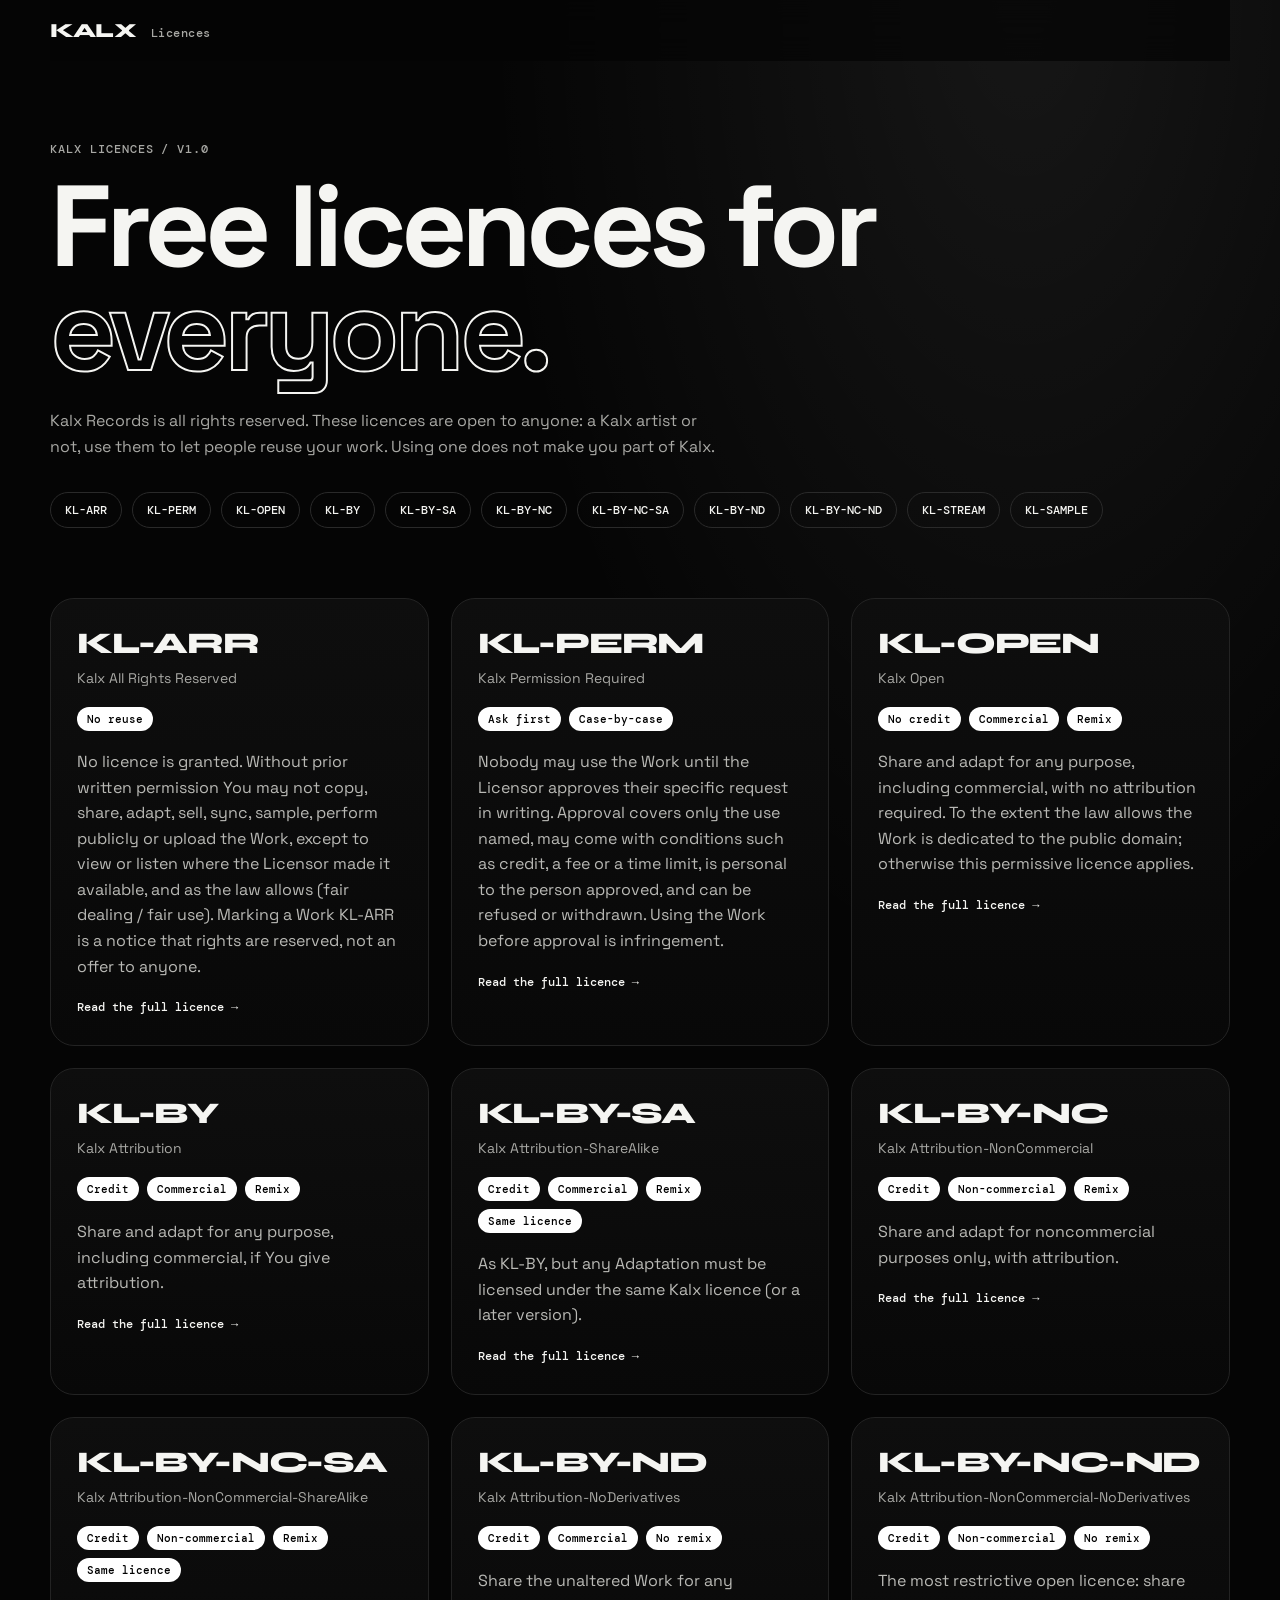
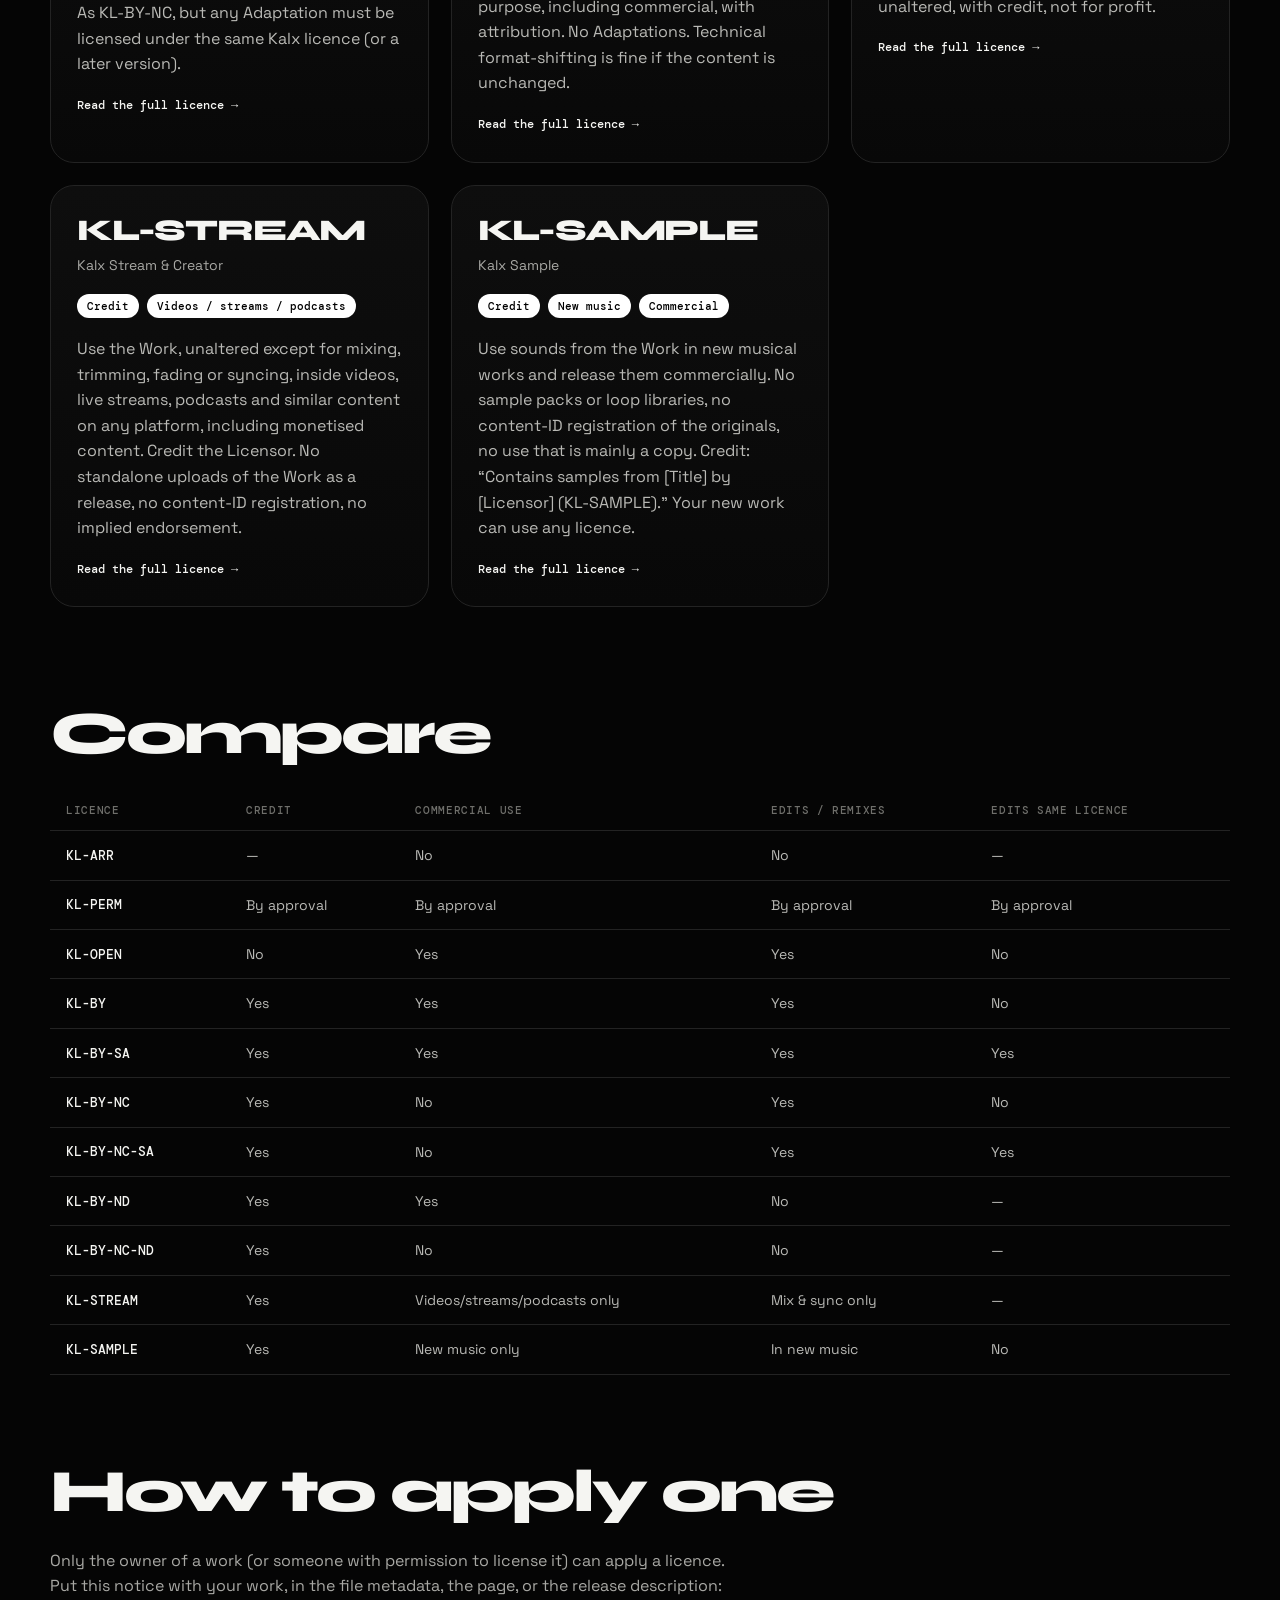
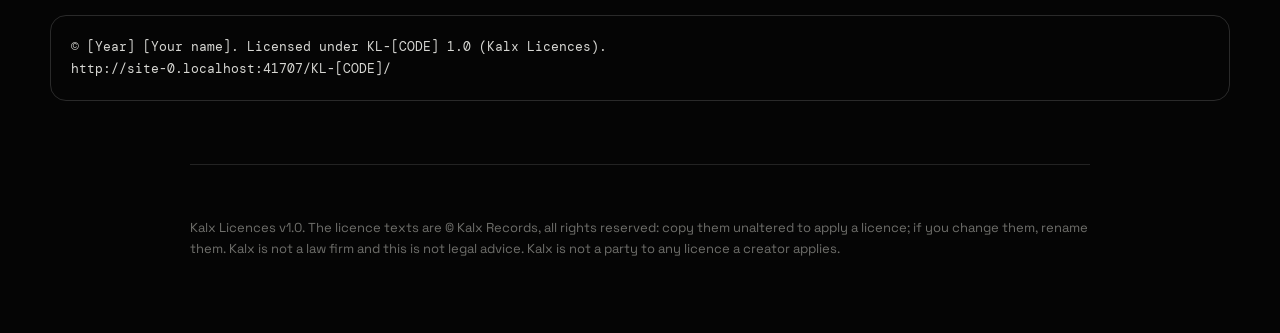
<file: index.html>
<!doctype html><html lang="en"><head><meta charset="utf-8"><meta name="viewport" content="width=device-width,initial-scale=1"><title>Kalx Licences — free licences anyone can use</title><meta name="description" content="Kalx Licences v1.0: eleven free-to-use licences for music, art and more. Anyone can apply them to their own work."><meta name="theme-color" content="#050505"><link rel="icon" href="data:image/svg+xml,%3Csvg xmlns='http://www.w3.org/2000/svg' viewBox='0 0 32 32'%3E%3Crect width='32' height='32' rx='7' fill='%23050505'/%3E%3Ctext x='16' y='23' font-size='20' font-family='sans-serif' font-weight='800' text-anchor='middle' fill='%23fff'%3EK%3C/text%3E%3C/svg%3E"><link rel="preconnect" href="https://fonts.googleapis.com"><link rel="preconnect" href="https://fonts.gstatic.com" crossorigin><link href="https://fonts.googleapis.com/css2?family=DM+Mono:wght@400;500&family=Space+Grotesk:wght@400;500;700&family=Syne:wght@700;800&display=swap" rel="stylesheet"><link rel="stylesheet" href="style.css"></head><body><header class="nav wrap"><a class="wordmark" href="">KALX <em>Licences</em></a></header><section class="hero wrap"><p class="eyebrow">Kalx Licences / v1.0</p><h1>Free licences for <em>everyone.</em></h1><p class="lede">Kalx Records is all rights reserved. These licences are open to anyone: a Kalx artist or not, use them to let people reuse your work. Using one does not make you part of Kalx.</p><nav class="chips" aria-label="Licences"><a href="KL-ARR/">KL-ARR</a><a href="KL-PERM/">KL-PERM</a><a href="KL-OPEN/">KL-OPEN</a><a href="KL-BY/">KL-BY</a><a href="KL-BY-SA/">KL-BY-SA</a><a href="KL-BY-NC/">KL-BY-NC</a><a href="KL-BY-NC-SA/">KL-BY-NC-SA</a><a href="KL-BY-ND/">KL-BY-ND</a><a href="KL-BY-NC-ND/">KL-BY-NC-ND</a><a href="KL-STREAM/">KL-STREAM</a><a href="KL-SAMPLE/">KL-SAMPLE</a></nav></section><section class="wrap grid"><a class="card" href="KL-ARR/"><h2>KL-ARR</h2><span class="sub">Kalx All Rights Reserved</span><div class="tags"><span>No reuse</span></div><p>No licence is granted. Without prior written permission You may not copy, share, adapt, sell, sync, sample, perform publicly or upload the Work, except to view or listen where the Licensor made it available, and as the law allows (fair dealing / fair use). Marking a Work KL-ARR is a notice that rights are reserved, not an offer to anyone.</p><span class="open">Read the full licence →</span></a><a class="card" href="KL-PERM/"><h2>KL-PERM</h2><span class="sub">Kalx Permission Required</span><div class="tags"><span>Ask first</span><span>Case-by-case</span></div><p>Nobody may use the Work until the Licensor approves their specific request in writing. Approval covers only the use named, may come with conditions such as credit, a fee or a time limit, is personal to the person approved, and can be refused or withdrawn. Using the Work before approval is infringement.</p><span class="open">Read the full licence →</span></a><a class="card" href="KL-OPEN/"><h2>KL-OPEN</h2><span class="sub">Kalx Open</span><div class="tags"><span>No credit</span><span>Commercial</span><span>Remix</span></div><p>Share and adapt for any purpose, including commercial, with no attribution required. To the extent the law allows the Work is dedicated to the public domain; otherwise this permissive licence applies.</p><span class="open">Read the full licence →</span></a><a class="card" href="KL-BY/"><h2>KL-BY</h2><span class="sub">Kalx Attribution</span><div class="tags"><span>Credit</span><span>Commercial</span><span>Remix</span></div><p>Share and adapt for any purpose, including commercial, if You give attribution.</p><span class="open">Read the full licence →</span></a><a class="card" href="KL-BY-SA/"><h2>KL-BY-SA</h2><span class="sub">Kalx Attribution-ShareAlike</span><div class="tags"><span>Credit</span><span>Commercial</span><span>Remix</span><span>Same licence</span></div><p>As KL-BY, but any Adaptation must be licensed under the same Kalx licence (or a later version).</p><span class="open">Read the full licence →</span></a><a class="card" href="KL-BY-NC/"><h2>KL-BY-NC</h2><span class="sub">Kalx Attribution-NonCommercial</span><div class="tags"><span>Credit</span><span>Non-commercial</span><span>Remix</span></div><p>Share and adapt for noncommercial purposes only, with attribution.</p><span class="open">Read the full licence →</span></a><a class="card" href="KL-BY-NC-SA/"><h2>KL-BY-NC-SA</h2><span class="sub">Kalx Attribution-NonCommercial-ShareAlike</span><div class="tags"><span>Credit</span><span>Non-commercial</span><span>Remix</span><span>Same licence</span></div><p>As KL-BY-NC, but any Adaptation must be licensed under the same Kalx licence (or a later version).</p><span class="open">Read the full licence →</span></a><a class="card" href="KL-BY-ND/"><h2>KL-BY-ND</h2><span class="sub">Kalx Attribution-NoDerivatives</span><div class="tags"><span>Credit</span><span>Commercial</span><span>No remix</span></div><p>Share the unaltered Work for any purpose, including commercial, with attribution. No Adaptations. Technical format-shifting is fine if the content is unchanged.</p><span class="open">Read the full licence →</span></a><a class="card" href="KL-BY-NC-ND/"><h2>KL-BY-NC-ND</h2><span class="sub">Kalx Attribution-NonCommercial-NoDerivatives</span><div class="tags"><span>Credit</span><span>Non-commercial</span><span>No remix</span></div><p>The most restrictive open licence: share unaltered, with credit, not for profit.</p><span class="open">Read the full licence →</span></a><a class="card" href="KL-STREAM/"><h2>KL-STREAM</h2><span class="sub">Kalx Stream &amp; Creator</span><div class="tags"><span>Credit</span><span>Videos / streams / podcasts</span></div><p>Use the Work, unaltered except for mixing, trimming, fading or syncing, inside videos, live streams, podcasts and similar content on any platform, including monetised content. Credit the Licensor. No standalone uploads of the Work as a release, no content-ID registration, no implied endorsement.</p><span class="open">Read the full licence →</span></a><a class="card" href="KL-SAMPLE/"><h2>KL-SAMPLE</h2><span class="sub">Kalx Sample</span><div class="tags"><span>Credit</span><span>New music</span><span>Commercial</span></div><p>Use sounds from the Work in new musical works and release them commercially. No sample packs or loop libraries, no content-ID registration of the originals, no use that is mainly a copy. Credit: “Contains samples from [Title] by [Licensor] (KL-SAMPLE).” Your new work can use any licence.</p><span class="open">Read the full licence →</span></a></section><section class="wrap compare"><h2>Compare</h2><div class="scroll"><table><thead><tr><th>Licence</th><th>Credit</th><th>Commercial use</th><th>Edits / remixes</th><th>Edits same licence</th></tr></thead><tbody><tr><th><a href="KL-ARR/">KL-ARR</a></th><td>—</td><td>No</td><td>No</td><td>—</td></tr><tr><th><a href="KL-PERM/">KL-PERM</a></th><td>By approval</td><td>By approval</td><td>By approval</td><td>By approval</td></tr><tr><th><a href="KL-OPEN/">KL-OPEN</a></th><td>No</td><td>Yes</td><td>Yes</td><td>No</td></tr><tr><th><a href="KL-BY/">KL-BY</a></th><td>Yes</td><td>Yes</td><td>Yes</td><td>No</td></tr><tr><th><a href="KL-BY-SA/">KL-BY-SA</a></th><td>Yes</td><td>Yes</td><td>Yes</td><td>Yes</td></tr><tr><th><a href="KL-BY-NC/">KL-BY-NC</a></th><td>Yes</td><td>No</td><td>Yes</td><td>No</td></tr><tr><th><a href="KL-BY-NC-SA/">KL-BY-NC-SA</a></th><td>Yes</td><td>No</td><td>Yes</td><td>Yes</td></tr><tr><th><a href="KL-BY-ND/">KL-BY-ND</a></th><td>Yes</td><td>Yes</td><td>No</td><td>—</td></tr><tr><th><a href="KL-BY-NC-ND/">KL-BY-NC-ND</a></th><td>Yes</td><td>No</td><td>No</td><td>—</td></tr><tr><th><a href="KL-STREAM/">KL-STREAM</a></th><td>Yes</td><td>Videos/streams/podcasts only</td><td>Mix &amp; sync only</td><td>—</td></tr><tr><th><a href="KL-SAMPLE/">KL-SAMPLE</a></th><td>Yes</td><td>New music only</td><td>In new music</td><td>No</td></tr></tbody></table></div></section><section class="wrap how"><h2>How to apply one</h2><p class="lede">Only the owner of a work (or someone with permission to license it) can apply a licence. Put this notice with your work, in the file metadata, the page, or the release description:</p><pre>© [Year] [Your name]. Licensed under KL-[CODE] 1.0 (Kalx Licences).
<span data-url>https://USERNAME.github.io/kalx/KL-[CODE]/</span></pre></section><footer class="footer wrap"><p>Kalx Licences v1.0. The licence texts are © Kalx Records, all rights reserved: copy them unaltered to apply a licence; if you change them, rename them. Kalx is not a law firm and this is not legal advice. Kalx is not a party to any licence a creator applies.</p></footer><script>if(/^https?:/.test(location.href)){var b=location.origin+location.pathname.replace(/index\.html$/,'').replace(/KL-[^/]*\/$/,'');if(b.slice(-1)!=='/')b+='/';document.querySelectorAll('[data-url]').forEach(function(e){e.textContent=e.textContent.replace('https://USERNAME.github.io/kalx/',b)})}</script></body></html>
</file>
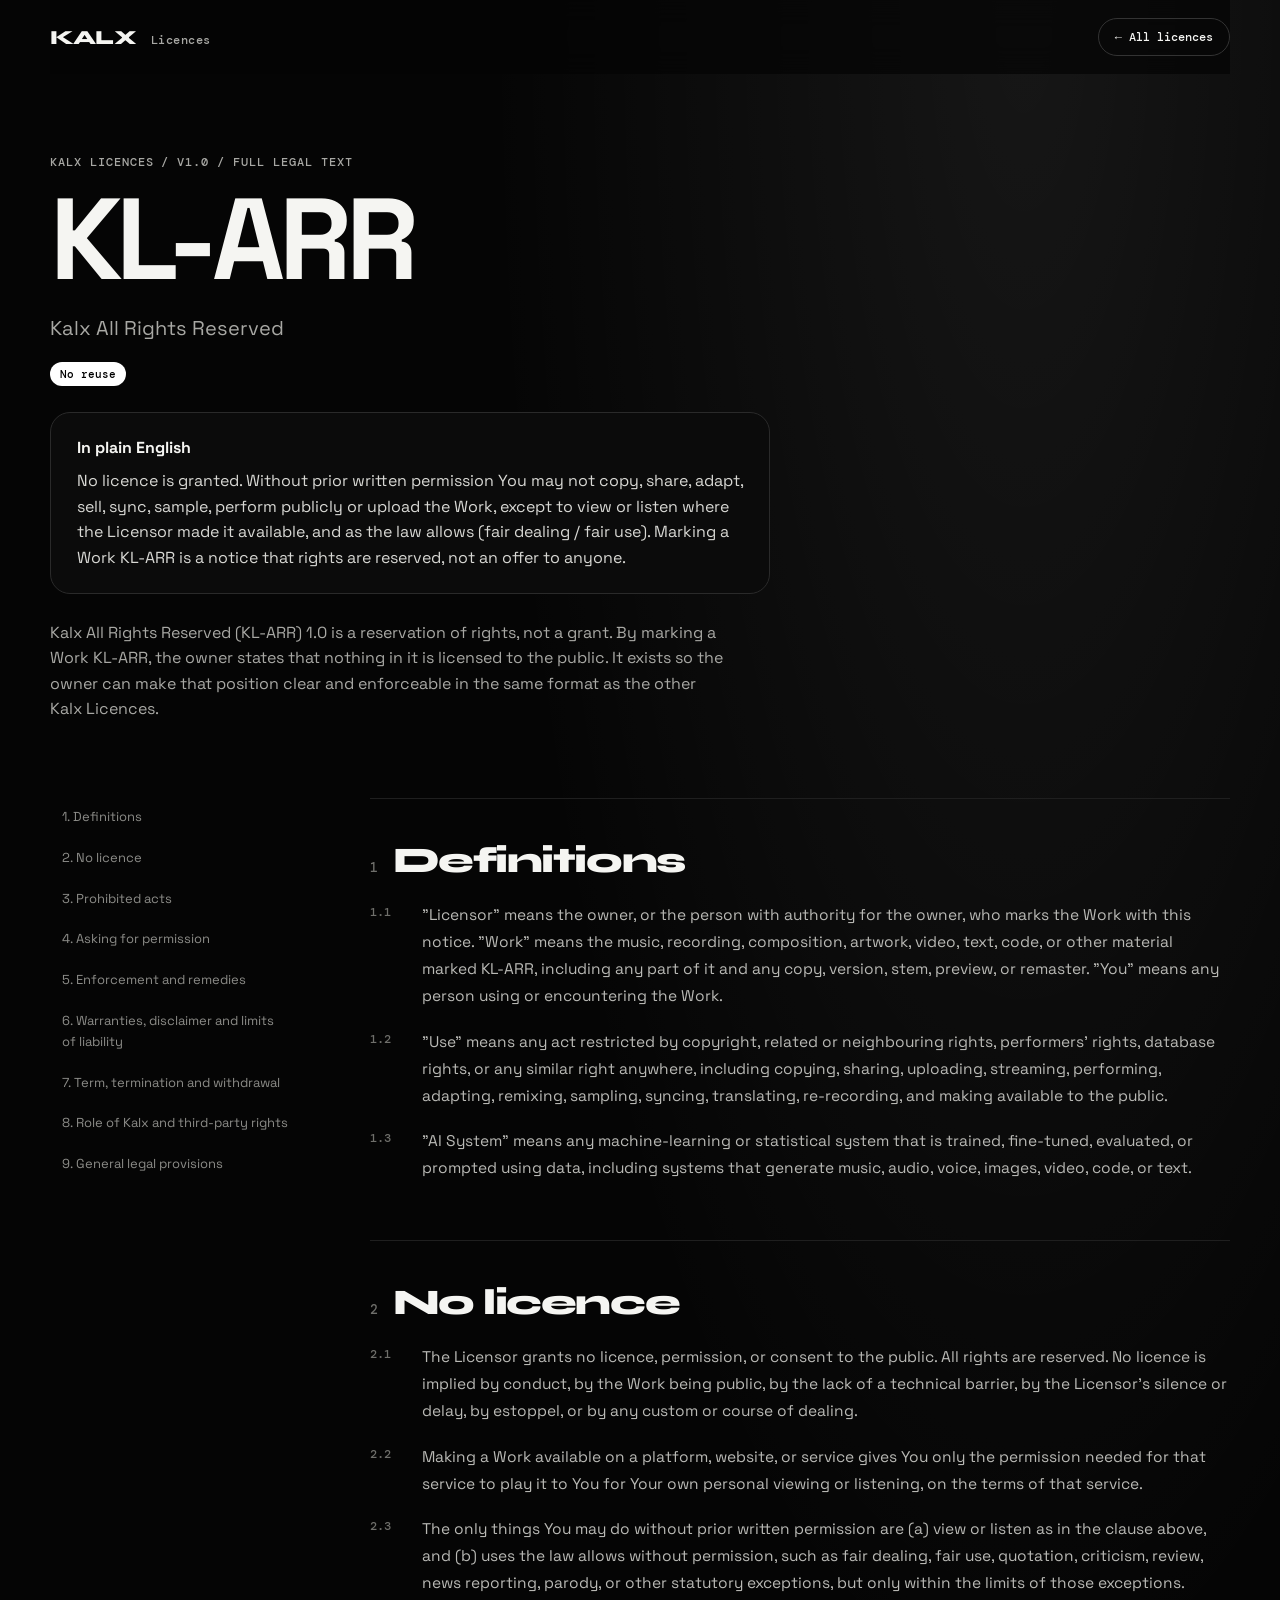
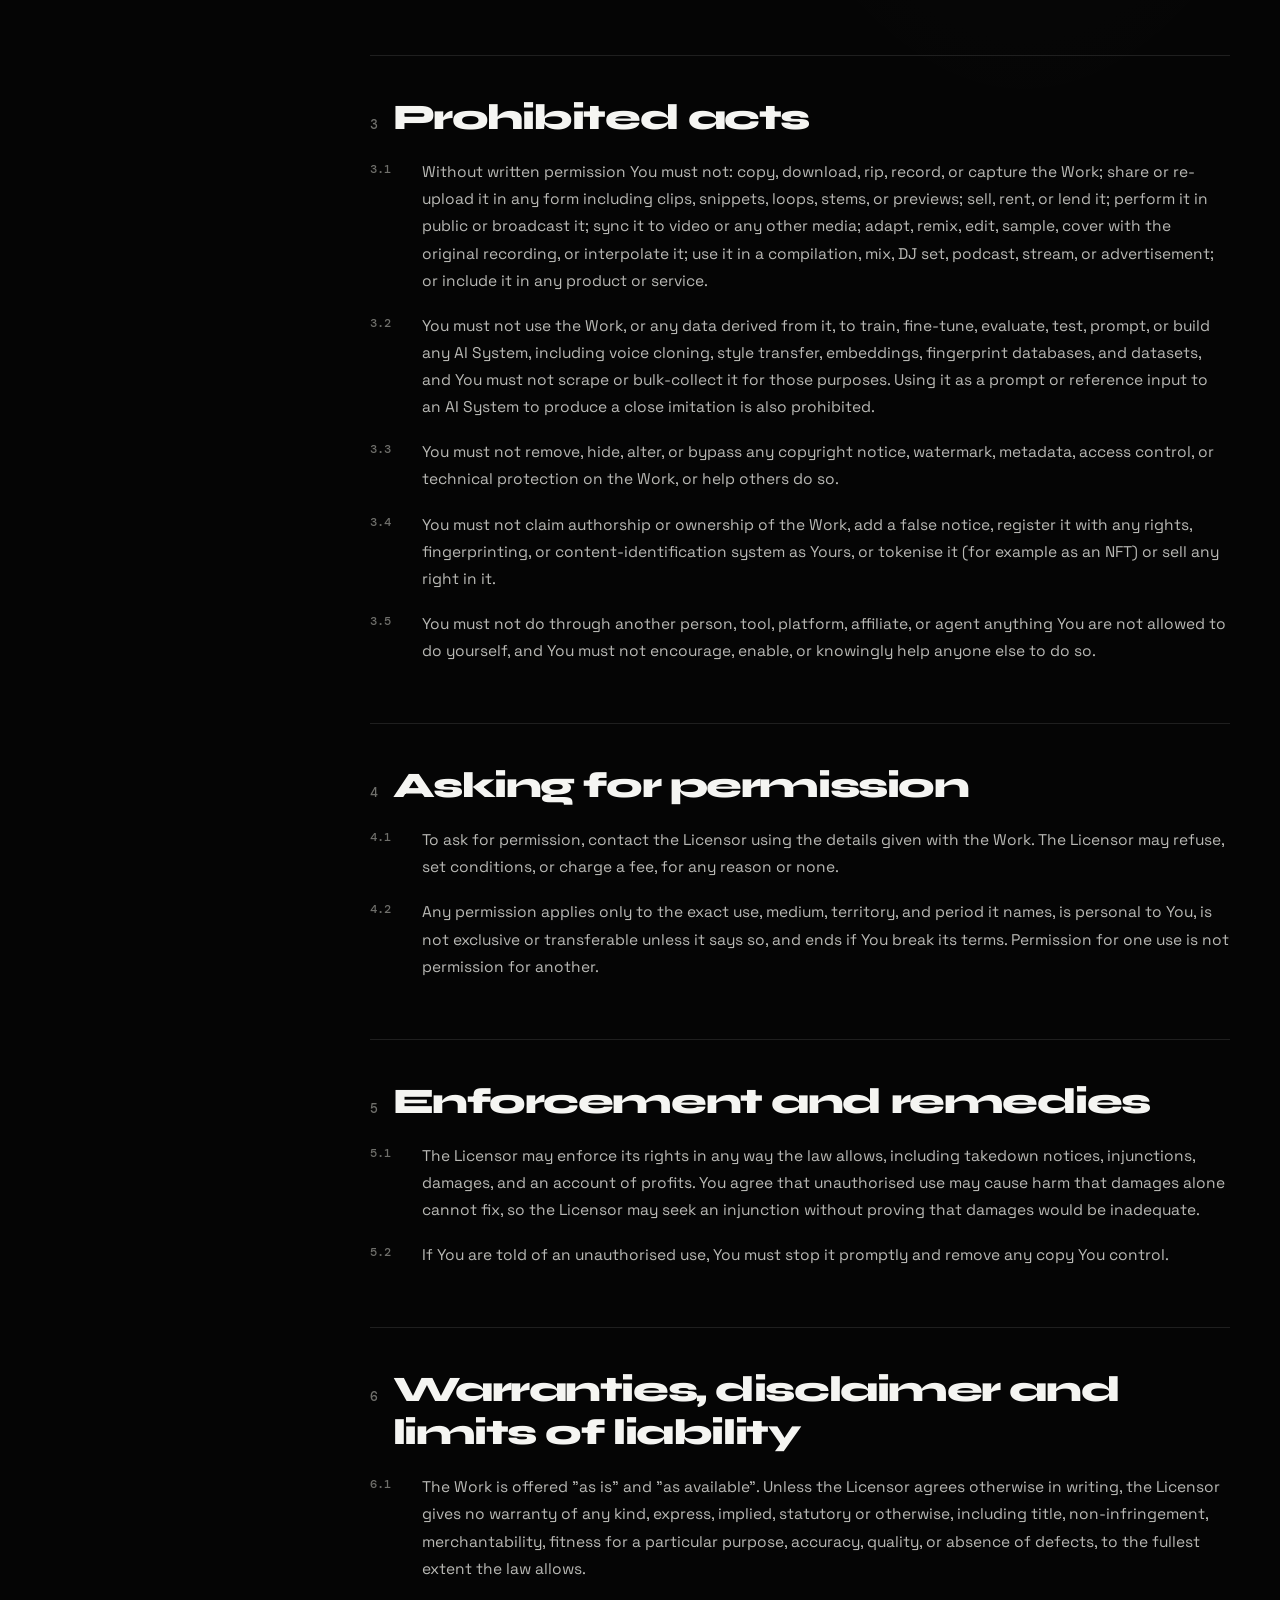
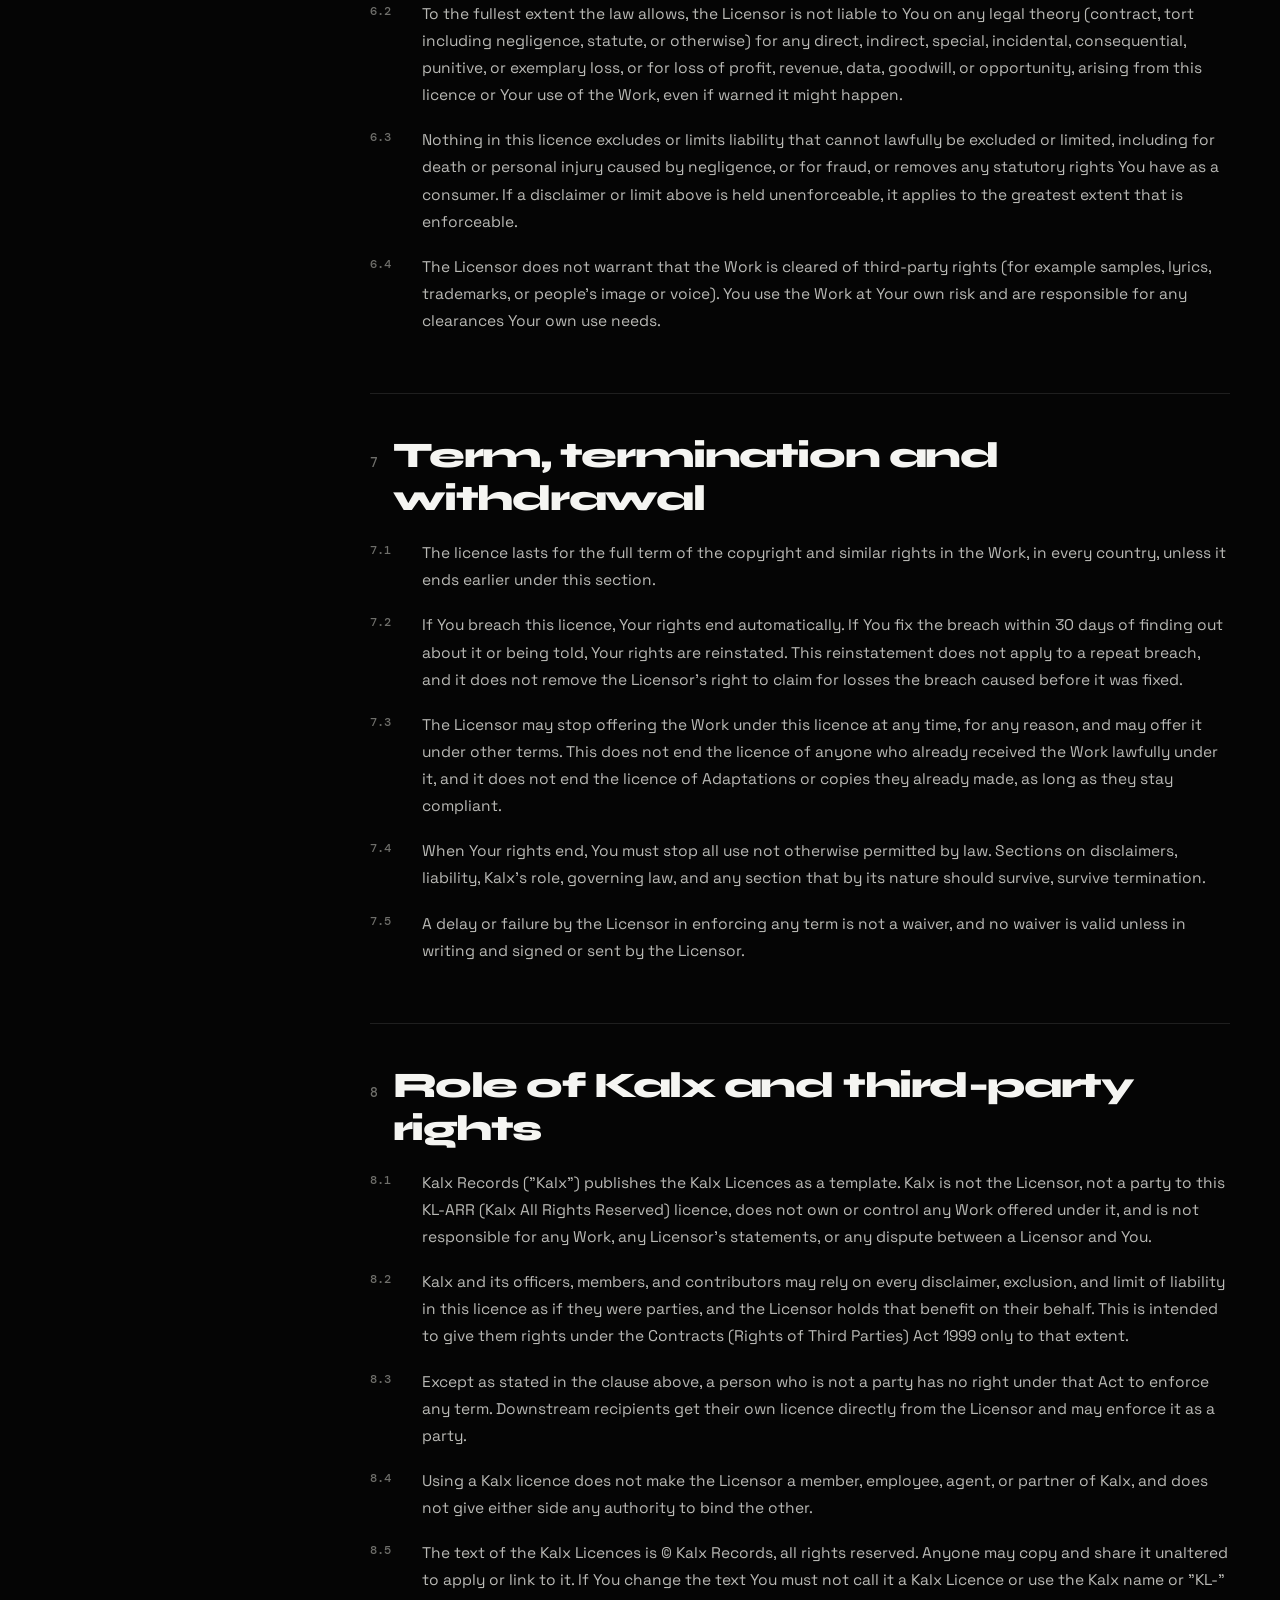
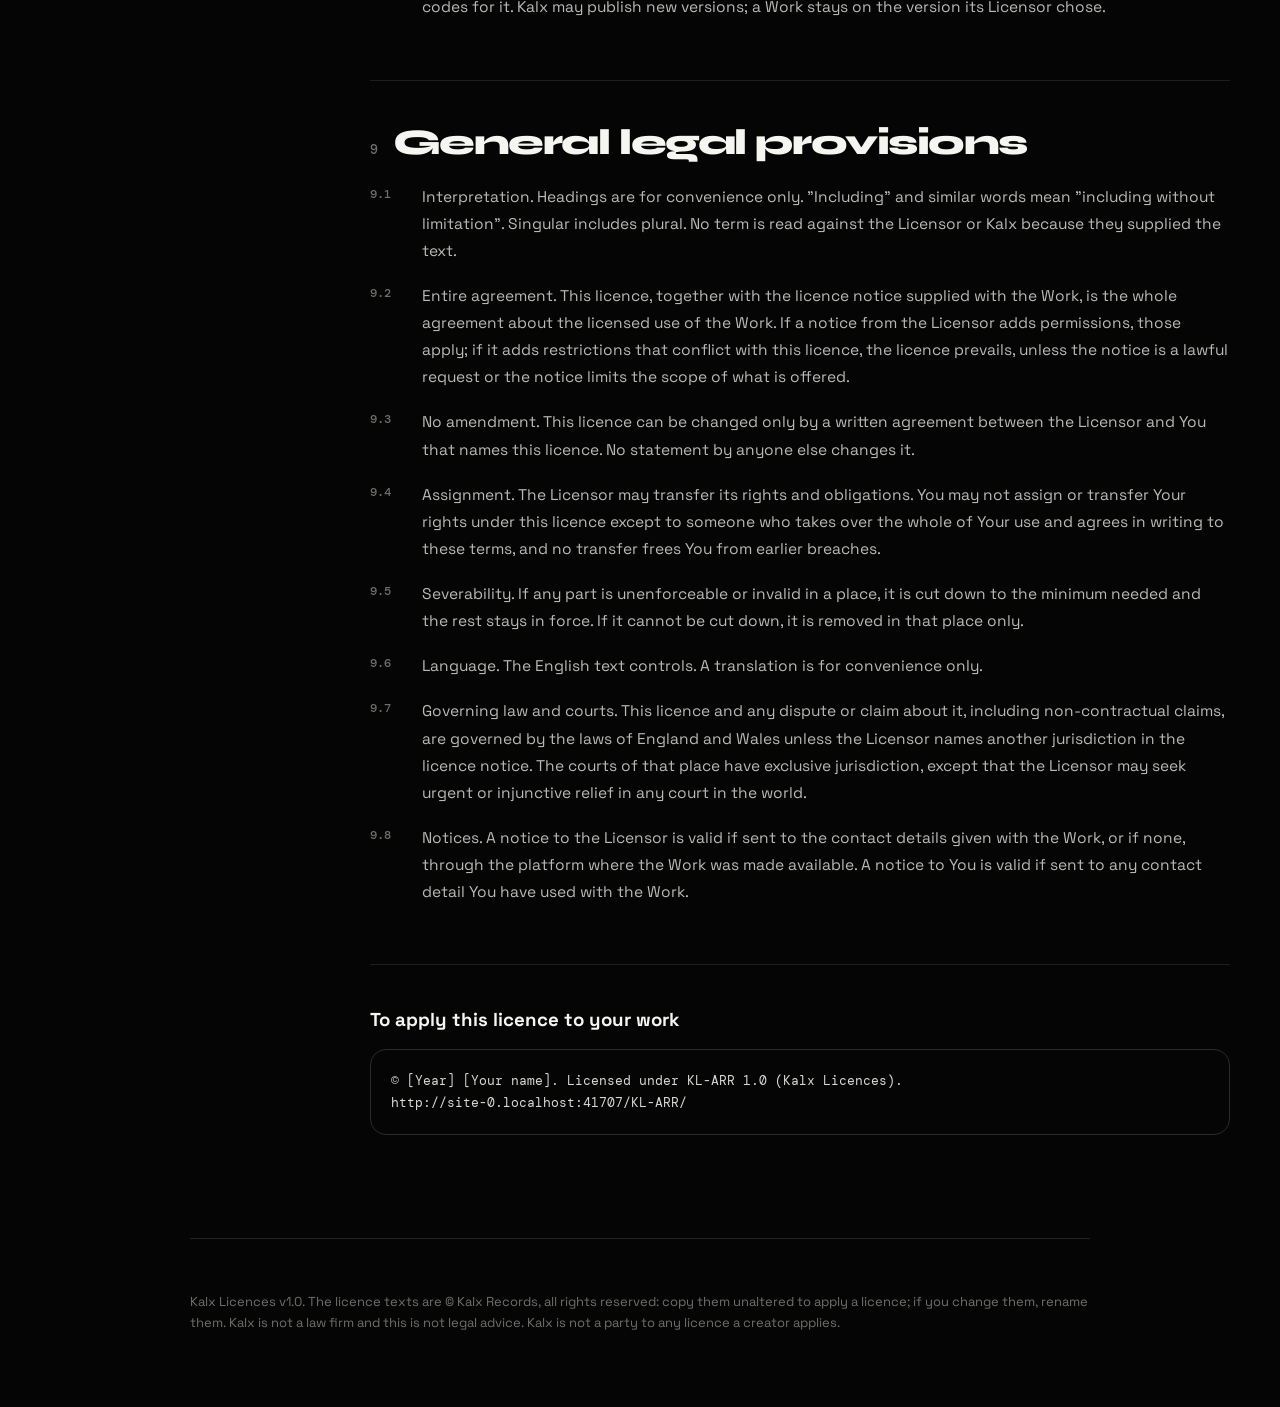
<file: KL-ARR/index.html>
<!doctype html><html lang="en"><head><meta charset="utf-8"><meta name="viewport" content="width=device-width,initial-scale=1"><title>KL-ARR — Kalx All Rights Reserved</title><meta name="description" content="No licence is granted. Without prior written permission You may not copy, share, adapt, sell, sync, sample, perform publicly or upload the Work, except to "><meta name="theme-color" content="#050505"><link rel="icon" href="data:image/svg+xml,%3Csvg xmlns='http://www.w3.org/2000/svg' viewBox='0 0 32 32'%3E%3Crect width='32' height='32' rx='7' fill='%23050505'/%3E%3Ctext x='16' y='23' font-size='20' font-family='sans-serif' font-weight='800' text-anchor='middle' fill='%23fff'%3EK%3C/text%3E%3C/svg%3E"><link rel="preconnect" href="https://fonts.googleapis.com"><link rel="preconnect" href="https://fonts.gstatic.com" crossorigin><link href="https://fonts.googleapis.com/css2?family=DM+Mono:wght@400;500&family=Space+Grotesk:wght@400;500;700&family=Syne:wght@700;800&display=swap" rel="stylesheet"><link rel="stylesheet" href="../style.css"></head><body><header class="nav wrap"><a class="wordmark" href="../">KALX <em>Licences</em></a><a class="pill" href="../">← All licences</a></header><section class="hero wrap"><p class="eyebrow">Kalx Licences / v1.0 / Full legal text</p><h1>KL-ARR</h1><p class="sub big">Kalx All Rights Reserved</p><div class="tags"><span>No reuse</span></div><div class="plain"><strong>In plain English</strong><p>No licence is granted. Without prior written permission You may not copy, share, adapt, sell, sync, sample, perform publicly or upload the Work, except to view or listen where the Licensor made it available, and as the law allows (fair dealing / fair use). Marking a Work KL-ARR is a notice that rights are reserved, not an offer to anyone.</p></div><p class="lede">Kalx All Rights Reserved (KL-ARR) 1.0 is a reservation of rights, not a grant. By marking a Work KL-ARR, the owner states that nothing in it is licensed to the public. It exists so the owner can make that position clear and enforceable in the same format as the other Kalx Licences.</p></section><section class="wrap doc"><nav class="toc" aria-label="Sections"><a href="#s1">1. Definitions</a><a href="#s2">2. No licence</a><a href="#s3">3. Prohibited acts</a><a href="#s4">4. Asking for permission</a><a href="#s5">5. Enforcement and remedies</a><a href="#s6">6. Warranties, disclaimer and limits of liability</a><a href="#s7">7. Term, termination and withdrawal</a><a href="#s8">8. Role of Kalx and third-party rights</a><a href="#s9">9. General legal provisions</a></nav><div class="body"><section id="s1"><h2><span>1</span>Definitions</h2><ol><li data-n="1.1">&quot;Licensor&quot; means the owner, or the person with authority for the owner, who marks the Work with this notice. &quot;Work&quot; means the music, recording, composition, artwork, video, text, code, or other material marked KL-ARR, including any part of it and any copy, version, stem, preview, or remaster. &quot;You&quot; means any person using or encountering the Work.</li><li data-n="1.2">&quot;Use&quot; means any act restricted by copyright, related or neighbouring rights, performers' rights, database rights, or any similar right anywhere, including copying, sharing, uploading, streaming, performing, adapting, remixing, sampling, syncing, translating, re-recording, and making available to the public.</li><li data-n="1.3">&quot;AI System&quot; means any machine-learning or statistical system that is trained, fine-tuned, evaluated, or prompted using data, including systems that generate music, audio, voice, images, video, code, or text.</li></ol></section><section id="s2"><h2><span>2</span>No licence</h2><ol><li data-n="2.1">The Licensor grants no licence, permission, or consent to the public. All rights are reserved. No licence is implied by conduct, by the Work being public, by the lack of a technical barrier, by the Licensor's silence or delay, by estoppel, or by any custom or course of dealing.</li><li data-n="2.2">Making a Work available on a platform, website, or service gives You only the permission needed for that service to play it to You for Your own personal viewing or listening, on the terms of that service.</li><li data-n="2.3">The only things You may do without prior written permission are (a) view or listen as in the clause above, and (b) uses the law allows without permission, such as fair dealing, fair use, quotation, criticism, review, news reporting, parody, or other statutory exceptions, but only within the limits of those exceptions.</li></ol></section><section id="s3"><h2><span>3</span>Prohibited acts</h2><ol><li data-n="3.1">Without written permission You must not: copy, download, rip, record, or capture the Work; share or re-upload it in any form including clips, snippets, loops, stems, or previews; sell, rent, or lend it; perform it in public or broadcast it; sync it to video or any other media; adapt, remix, edit, sample, cover with the original recording, or interpolate it; use it in a compilation, mix, DJ set, podcast, stream, or advertisement; or include it in any product or service.</li><li data-n="3.2">You must not use the Work, or any data derived from it, to train, fine-tune, evaluate, test, prompt, or build any AI System, including voice cloning, style transfer, embeddings, fingerprint databases, and datasets, and You must not scrape or bulk-collect it for those purposes. Using it as a prompt or reference input to an AI System to produce a close imitation is also prohibited.</li><li data-n="3.3">You must not remove, hide, alter, or bypass any copyright notice, watermark, metadata, access control, or technical protection on the Work, or help others do so.</li><li data-n="3.4">You must not claim authorship or ownership of the Work, add a false notice, register it with any rights, fingerprinting, or content-identification system as Yours, or tokenise it (for example as an NFT) or sell any right in it.</li><li data-n="3.5">You must not do through another person, tool, platform, affiliate, or agent anything You are not allowed to do yourself, and You must not encourage, enable, or knowingly help anyone else to do so.</li></ol></section><section id="s4"><h2><span>4</span>Asking for permission</h2><ol><li data-n="4.1">To ask for permission, contact the Licensor using the details given with the Work. The Licensor may refuse, set conditions, or charge a fee, for any reason or none.</li><li data-n="4.2">Any permission applies only to the exact use, medium, territory, and period it names, is personal to You, is not exclusive or transferable unless it says so, and ends if You break its terms. Permission for one use is not permission for another.</li></ol></section><section id="s5"><h2><span>5</span>Enforcement and remedies</h2><ol><li data-n="5.1">The Licensor may enforce its rights in any way the law allows, including takedown notices, injunctions, damages, and an account of profits. You agree that unauthorised use may cause harm that damages alone cannot fix, so the Licensor may seek an injunction without proving that damages would be inadequate.</li><li data-n="5.2">If You are told of an unauthorised use, You must stop it promptly and remove any copy You control.</li></ol></section><section id="s6"><h2><span>6</span>Warranties, disclaimer and limits of liability</h2><ol><li data-n="6.1">The Work is offered &quot;as is&quot; and &quot;as available&quot;. Unless the Licensor agrees otherwise in writing, the Licensor gives no warranty of any kind, express, implied, statutory or otherwise, including title, non-infringement, merchantability, fitness for a particular purpose, accuracy, quality, or absence of defects, to the fullest extent the law allows.</li><li data-n="6.2">To the fullest extent the law allows, the Licensor is not liable to You on any legal theory (contract, tort including negligence, statute, or otherwise) for any direct, indirect, special, incidental, consequential, punitive, or exemplary loss, or for loss of profit, revenue, data, goodwill, or opportunity, arising from this licence or Your use of the Work, even if warned it might happen.</li><li data-n="6.3">Nothing in this licence excludes or limits liability that cannot lawfully be excluded or limited, including for death or personal injury caused by negligence, or for fraud, or removes any statutory rights You have as a consumer. If a disclaimer or limit above is held unenforceable, it applies to the greatest extent that is enforceable.</li><li data-n="6.4">The Licensor does not warrant that the Work is cleared of third-party rights (for example samples, lyrics, trademarks, or people's image or voice). You use the Work at Your own risk and are responsible for any clearances Your own use needs.</li></ol></section><section id="s7"><h2><span>7</span>Term, termination and withdrawal</h2><ol><li data-n="7.1">The licence lasts for the full term of the copyright and similar rights in the Work, in every country, unless it ends earlier under this section.</li><li data-n="7.2">If You breach this licence, Your rights end automatically. If You fix the breach within 30 days of finding out about it or being told, Your rights are reinstated. This reinstatement does not apply to a repeat breach, and it does not remove the Licensor's right to claim for losses the breach caused before it was fixed.</li><li data-n="7.3">The Licensor may stop offering the Work under this licence at any time, for any reason, and may offer it under other terms. This does not end the licence of anyone who already received the Work lawfully under it, and it does not end the licence of Adaptations or copies they already made, as long as they stay compliant.</li><li data-n="7.4">When Your rights end, You must stop all use not otherwise permitted by law. Sections on disclaimers, liability, Kalx's role, governing law, and any section that by its nature should survive, survive termination.</li><li data-n="7.5">A delay or failure by the Licensor in enforcing any term is not a waiver, and no waiver is valid unless in writing and signed or sent by the Licensor.</li></ol></section><section id="s8"><h2><span>8</span>Role of Kalx and third-party rights</h2><ol><li data-n="8.1">Kalx Records (&quot;Kalx&quot;) publishes the Kalx Licences as a template. Kalx is not the Licensor, not a party to this KL-ARR (Kalx All Rights Reserved) licence, does not own or control any Work offered under it, and is not responsible for any Work, any Licensor's statements, or any dispute between a Licensor and You.</li><li data-n="8.2">Kalx and its officers, members, and contributors may rely on every disclaimer, exclusion, and limit of liability in this licence as if they were parties, and the Licensor holds that benefit on their behalf. This is intended to give them rights under the Contracts (Rights of Third Parties) Act 1999 only to that extent.</li><li data-n="8.3">Except as stated in the clause above, a person who is not a party has no right under that Act to enforce any term. Downstream recipients get their own licence directly from the Licensor and may enforce it as a party.</li><li data-n="8.4">Using a Kalx licence does not make the Licensor a member, employee, agent, or partner of Kalx, and does not give either side any authority to bind the other.</li><li data-n="8.5">The text of the Kalx Licences is © Kalx Records, all rights reserved. Anyone may copy and share it unaltered to apply or link to it. If You change the text You must not call it a Kalx Licence or use the Kalx name or &quot;KL-&quot; codes for it. Kalx may publish new versions; a Work stays on the version its Licensor chose.</li></ol></section><section id="s9"><h2><span>9</span>General legal provisions</h2><ol><li data-n="9.1">Interpretation. Headings are for convenience only. &quot;Including&quot; and similar words mean &quot;including without limitation&quot;. Singular includes plural. No term is read against the Licensor or Kalx because they supplied the text.</li><li data-n="9.2">Entire agreement. This licence, together with the licence notice supplied with the Work, is the whole agreement about the licensed use of the Work. If a notice from the Licensor adds permissions, those apply; if it adds restrictions that conflict with this licence, the licence prevails, unless the notice is a lawful request or the notice limits the scope of what is offered.</li><li data-n="9.3">No amendment. This licence can be changed only by a written agreement between the Licensor and You that names this licence. No statement by anyone else changes it.</li><li data-n="9.4">Assignment. The Licensor may transfer its rights and obligations. You may not assign or transfer Your rights under this licence except to someone who takes over the whole of Your use and agrees in writing to these terms, and no transfer frees You from earlier breaches.</li><li data-n="9.5">Severability. If any part is unenforceable or invalid in a place, it is cut down to the minimum needed and the rest stays in force. If it cannot be cut down, it is removed in that place only.</li><li data-n="9.6">Language. The English text controls. A translation is for convenience only.</li><li data-n="9.7">Governing law and courts. This licence and any dispute or claim about it, including non-contractual claims, are governed by the laws of England and Wales unless the Licensor names another jurisdiction in the licence notice. The courts of that place have exclusive jurisdiction, except that the Licensor may seek urgent or injunctive relief in any court in the world.</li><li data-n="9.8">Notices. A notice to the Licensor is valid if sent to the contact details given with the Work, or if none, through the platform where the Work was made available. A notice to You is valid if sent to any contact detail You have used with the Work.</li></ol></section><div class="apply"><h3>To apply this licence to your work</h3><pre>© [Year] [Your name]. Licensed under KL-ARR 1.0 (Kalx Licences).
<span data-url>https://USERNAME.github.io/kalx/KL-ARR/</span></pre></div></div></section><footer class="footer wrap"><p>Kalx Licences v1.0. The licence texts are © Kalx Records, all rights reserved: copy them unaltered to apply a licence; if you change them, rename them. Kalx is not a law firm and this is not legal advice. Kalx is not a party to any licence a creator applies.</p></footer><script>if(/^https?:/.test(location.href)){var b=location.origin+location.pathname.replace(/index\.html$/,'').replace(/KL-[^/]*\/$/,'');if(b.slice(-1)!=='/')b+='/';document.querySelectorAll('[data-url]').forEach(function(e){e.textContent=e.textContent.replace('https://USERNAME.github.io/kalx/',b)})}</script></body></html>
</file>
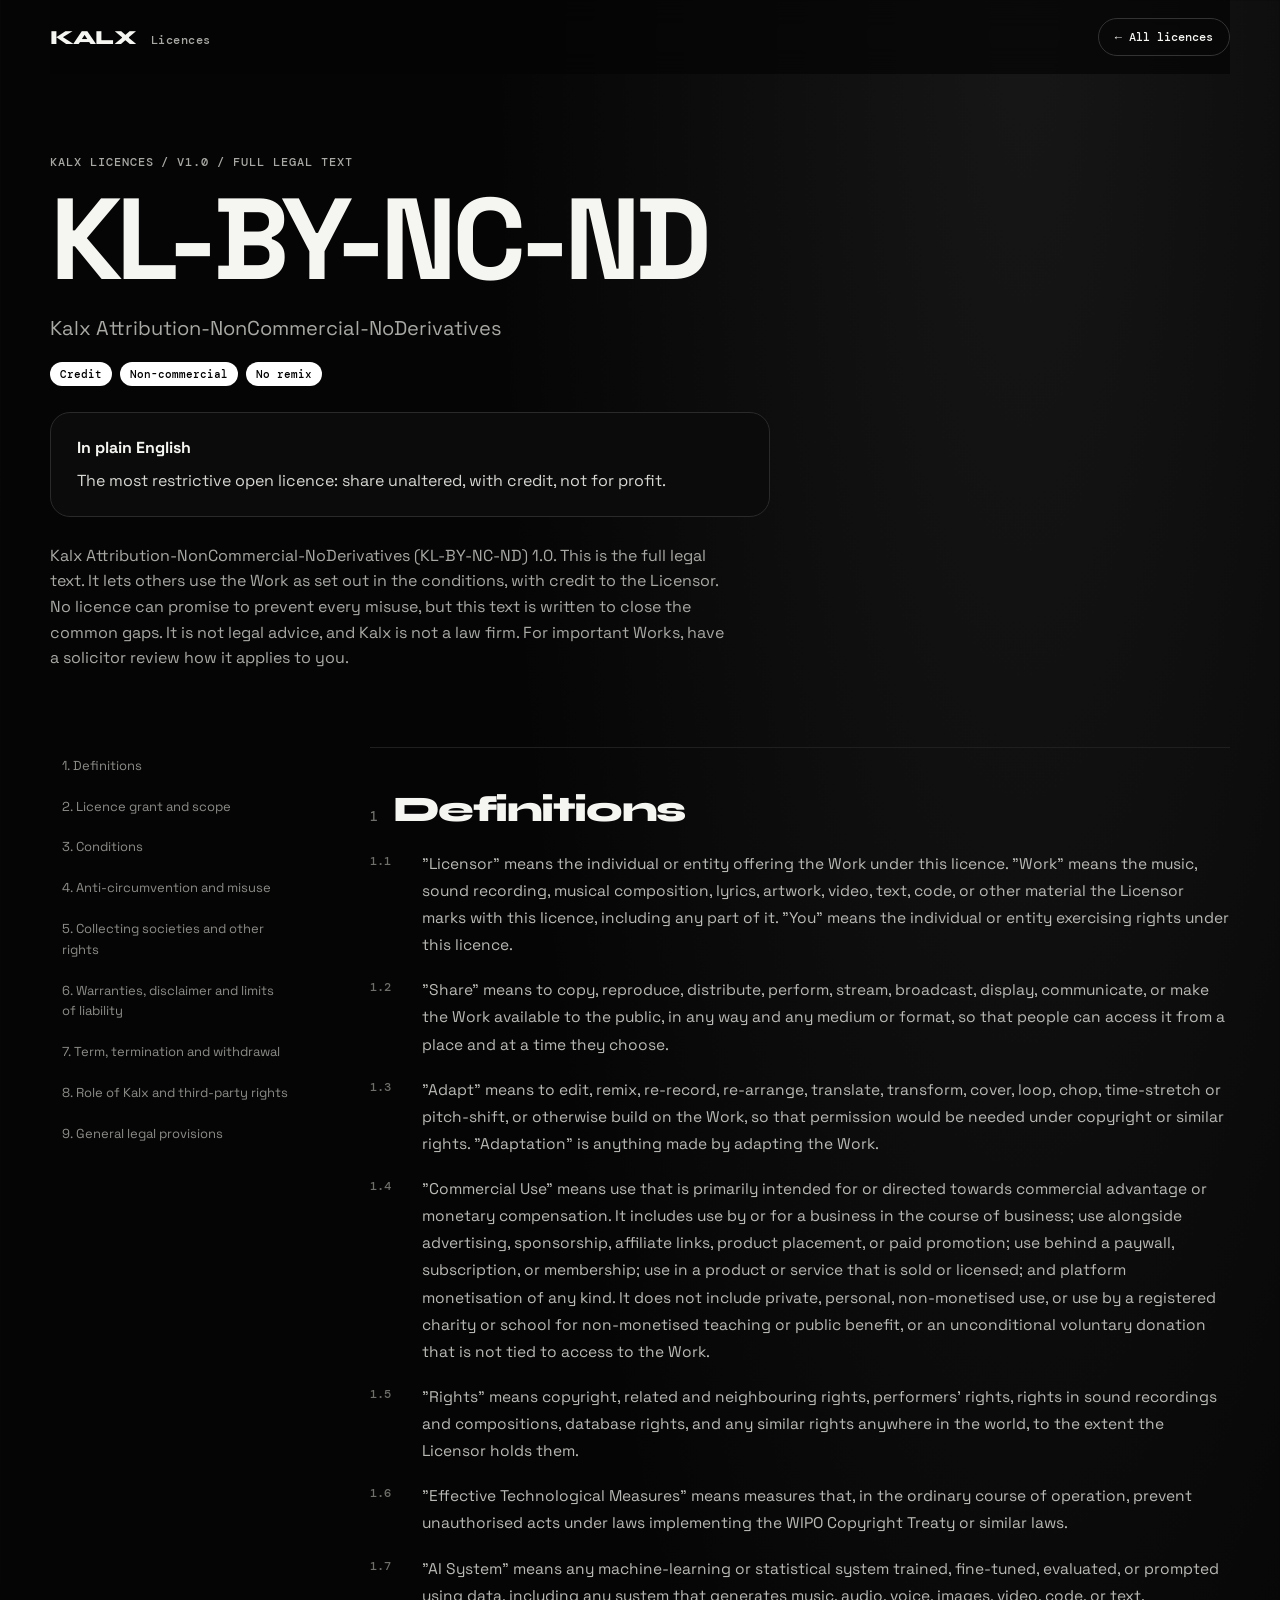
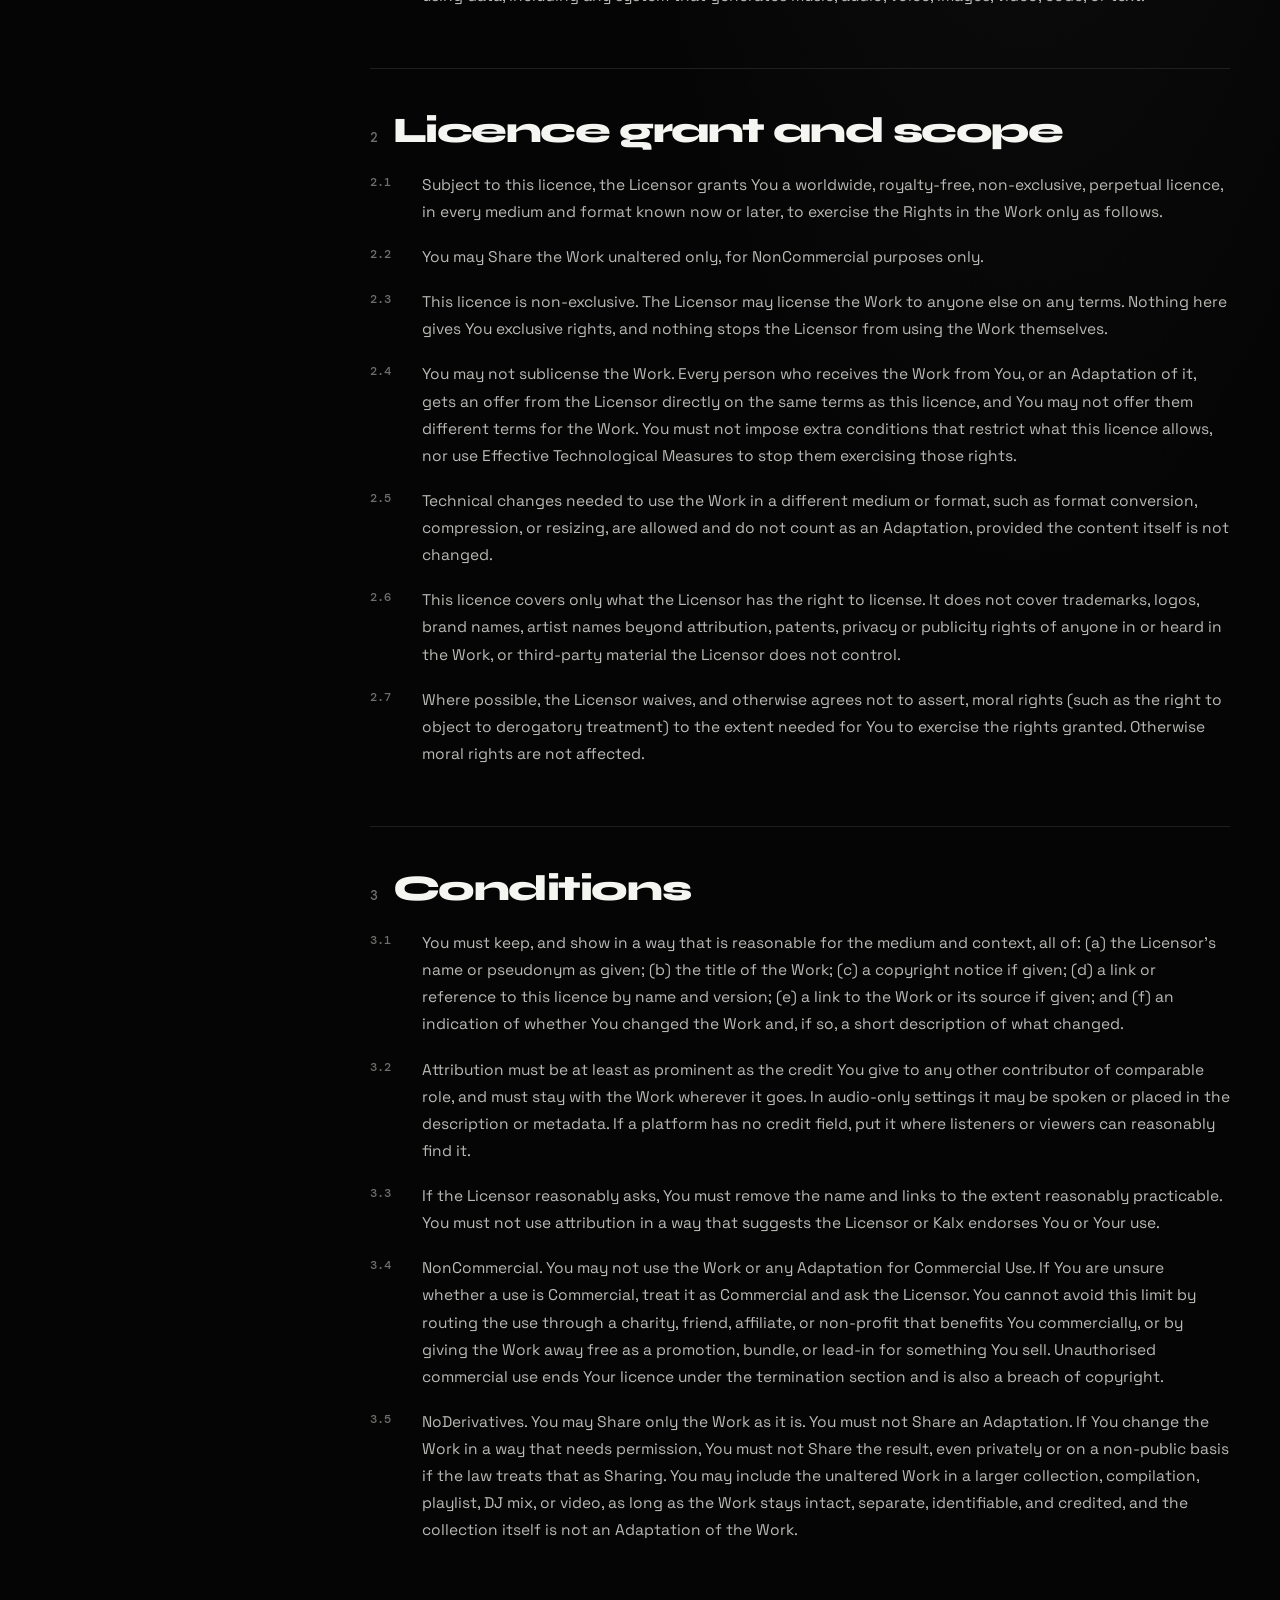
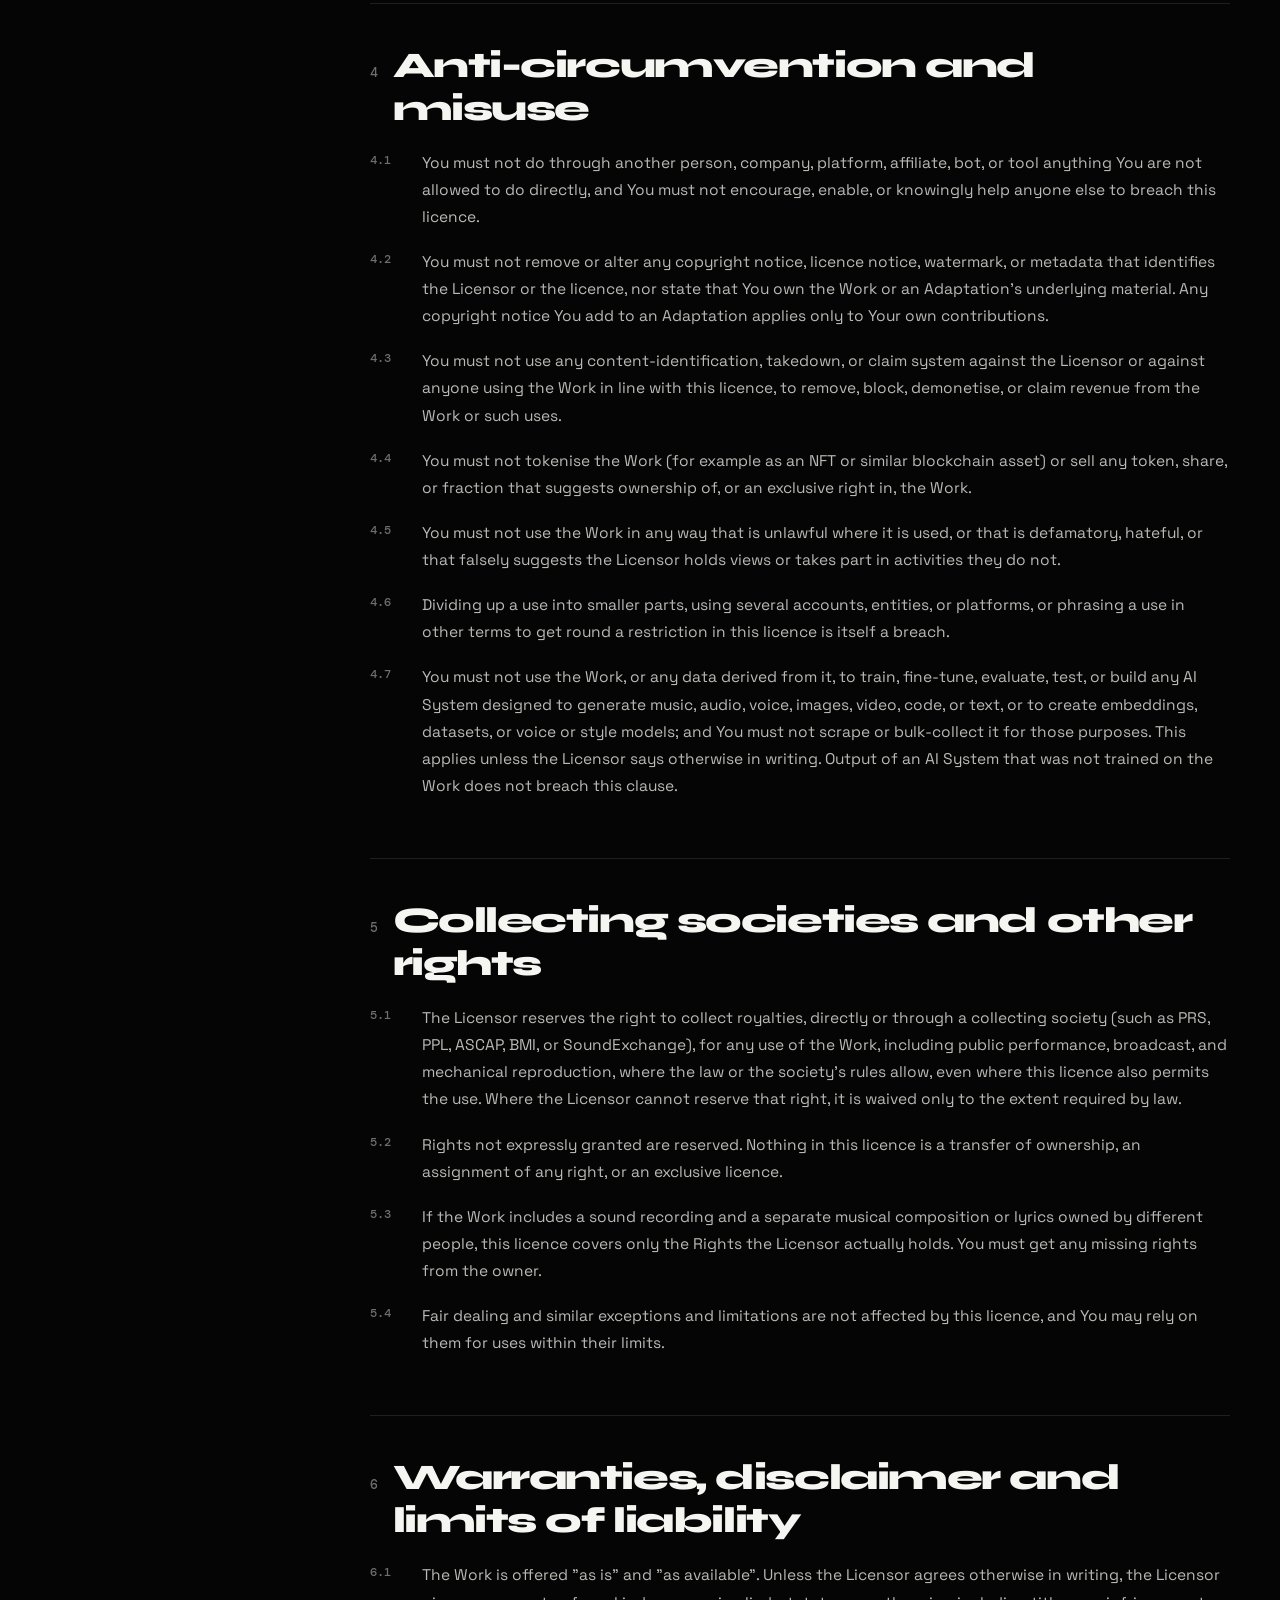
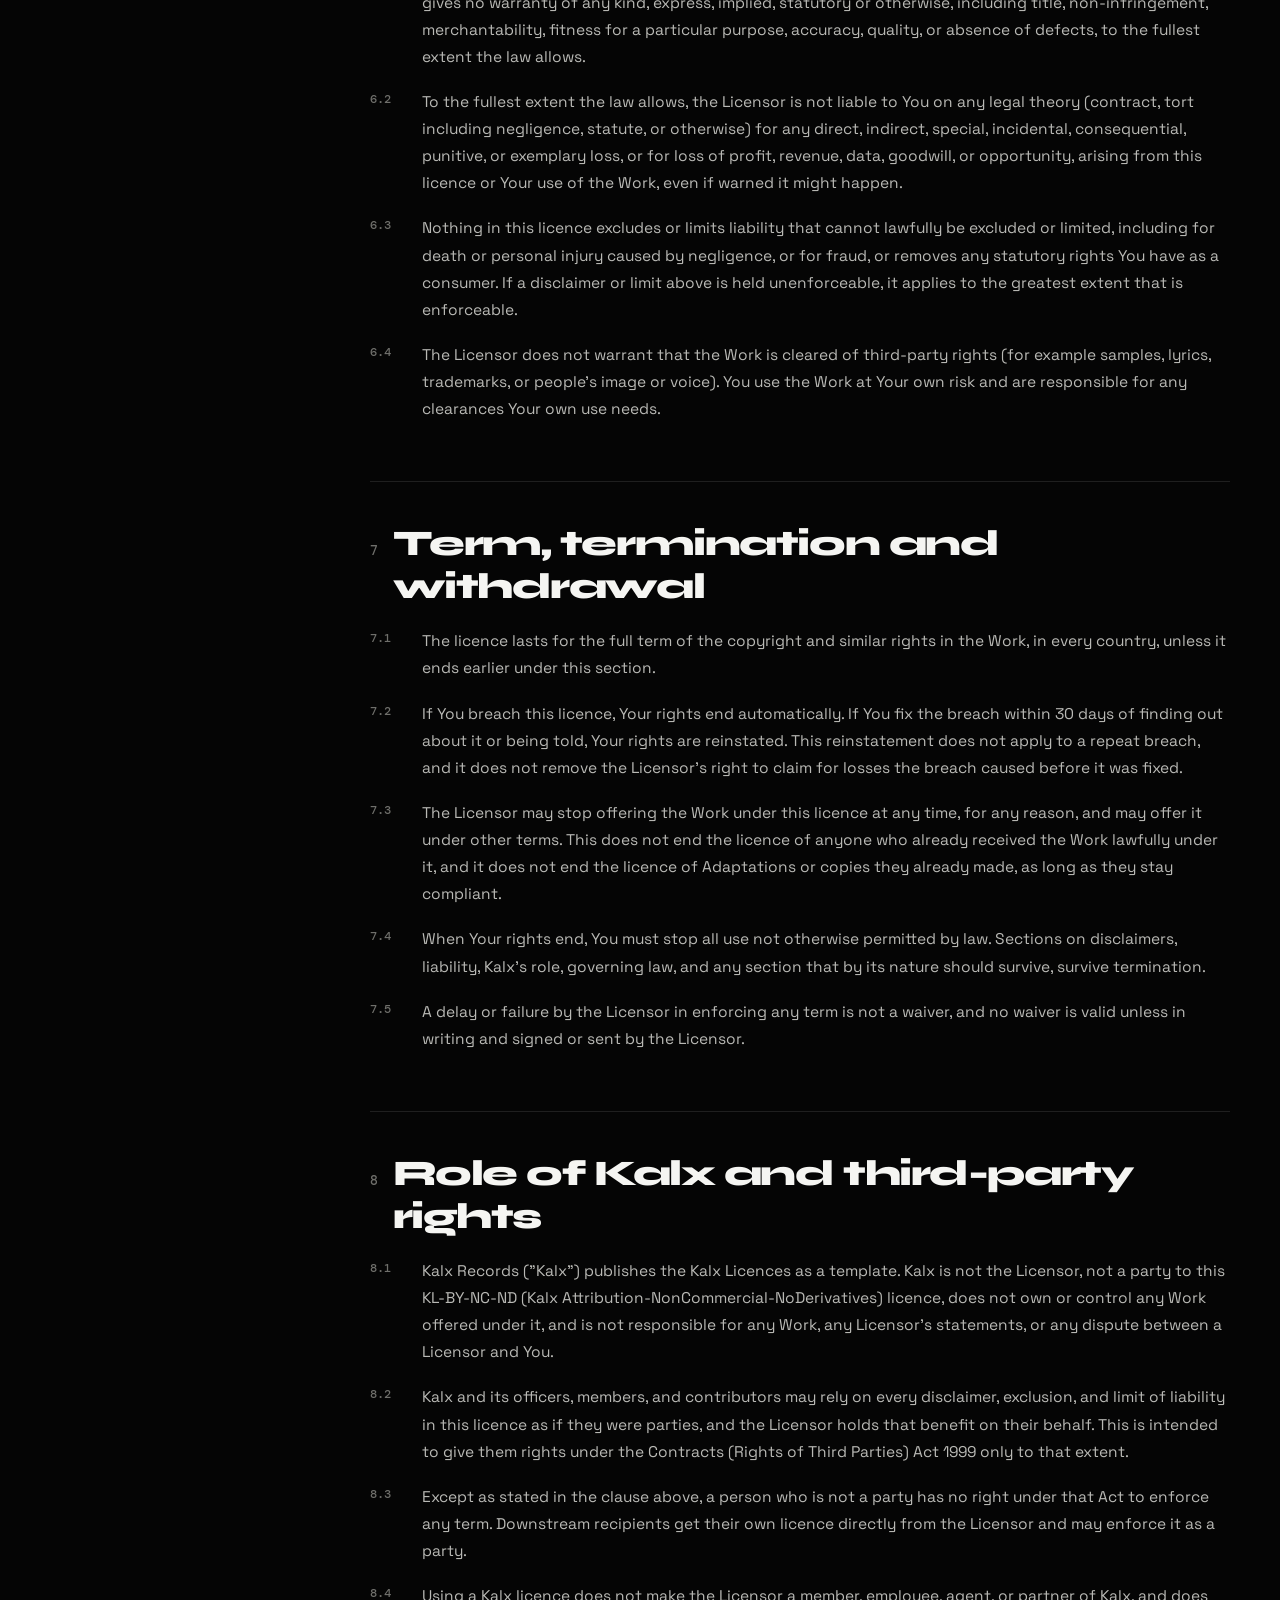
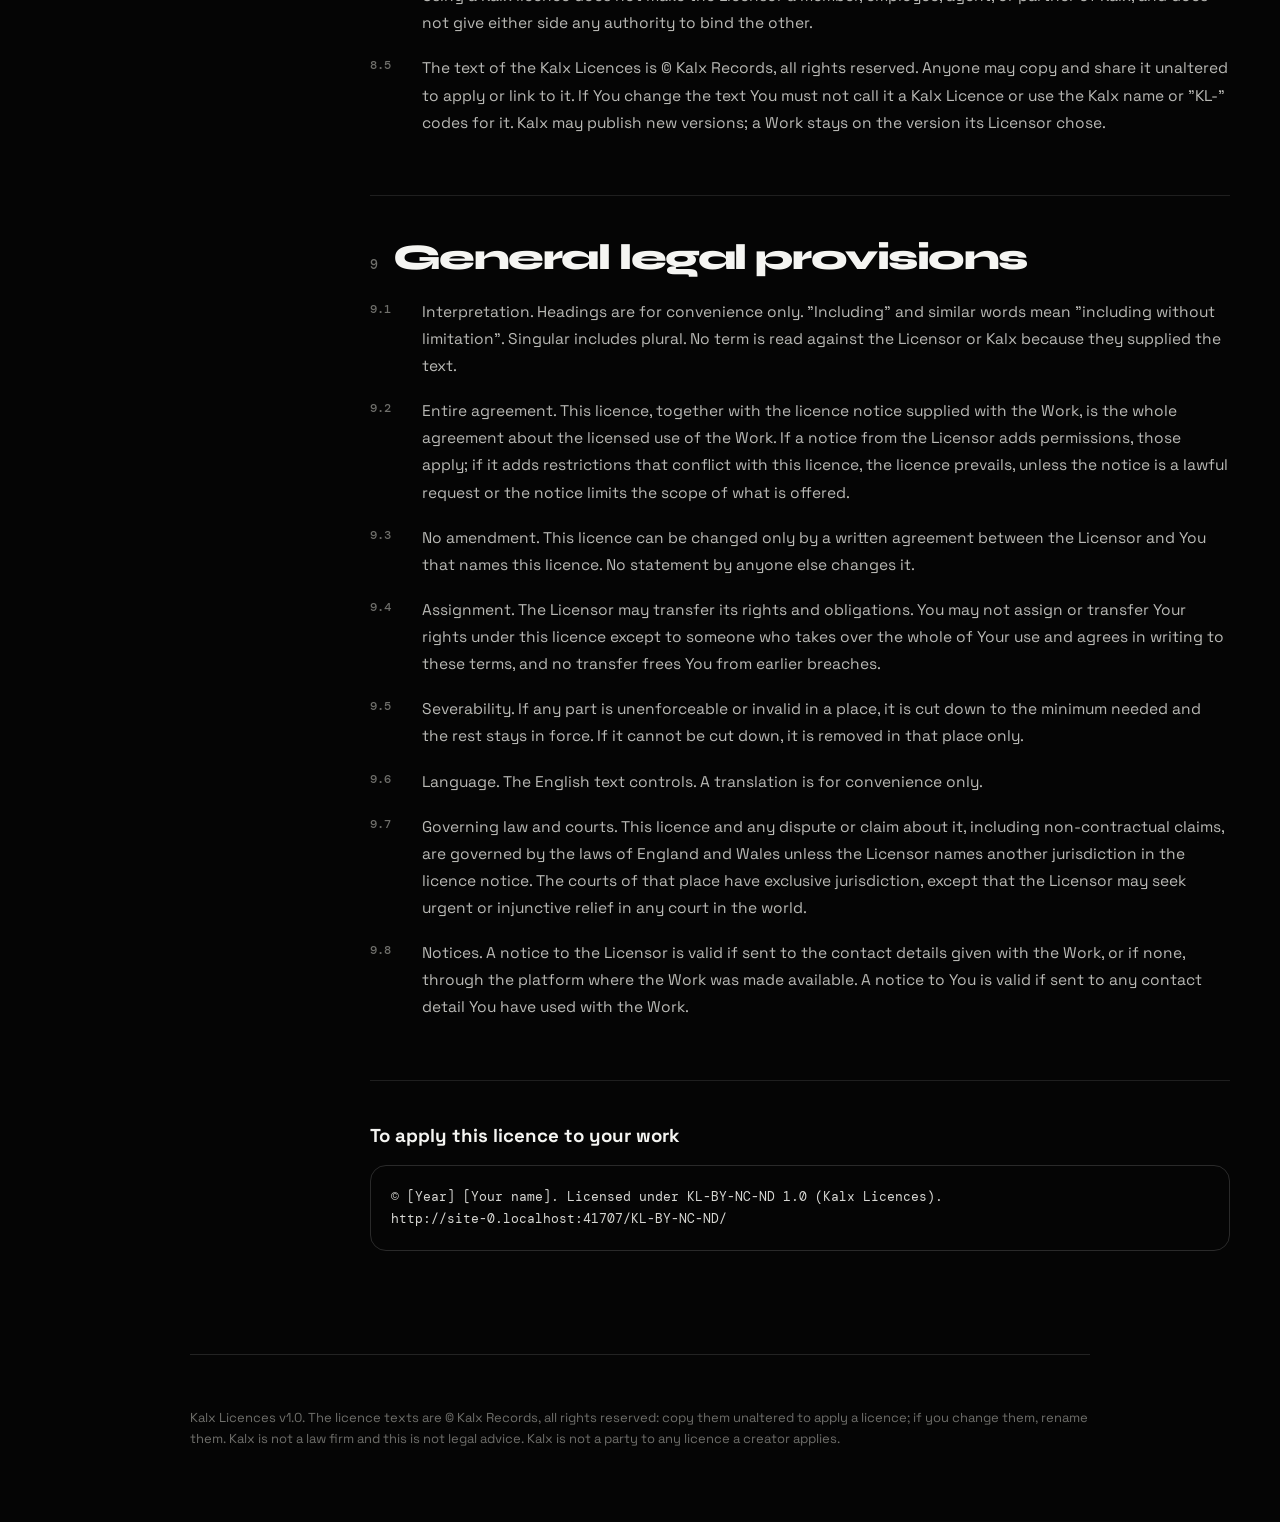
<file: KL-BY-NC-ND/index.html>
<!doctype html><html lang="en"><head><meta charset="utf-8"><meta name="viewport" content="width=device-width,initial-scale=1"><title>KL-BY-NC-ND — Kalx Attribution-NonCommercial-NoDerivatives</title><meta name="description" content="The most restrictive open licence: share unaltered, with credit, not for profit."><meta name="theme-color" content="#050505"><link rel="icon" href="data:image/svg+xml,%3Csvg xmlns='http://www.w3.org/2000/svg' viewBox='0 0 32 32'%3E%3Crect width='32' height='32' rx='7' fill='%23050505'/%3E%3Ctext x='16' y='23' font-size='20' font-family='sans-serif' font-weight='800' text-anchor='middle' fill='%23fff'%3EK%3C/text%3E%3C/svg%3E"><link rel="preconnect" href="https://fonts.googleapis.com"><link rel="preconnect" href="https://fonts.gstatic.com" crossorigin><link href="https://fonts.googleapis.com/css2?family=DM+Mono:wght@400;500&family=Space+Grotesk:wght@400;500;700&family=Syne:wght@700;800&display=swap" rel="stylesheet"><link rel="stylesheet" href="../style.css"></head><body><header class="nav wrap"><a class="wordmark" href="../">KALX <em>Licences</em></a><a class="pill" href="../">← All licences</a></header><section class="hero wrap"><p class="eyebrow">Kalx Licences / v1.0 / Full legal text</p><h1>KL-BY-NC-ND</h1><p class="sub big">Kalx Attribution-NonCommercial-NoDerivatives</p><div class="tags"><span>Credit</span><span>Non-commercial</span><span>No remix</span></div><div class="plain"><strong>In plain English</strong><p>The most restrictive open licence: share unaltered, with credit, not for profit.</p></div><p class="lede">Kalx Attribution-NonCommercial-NoDerivatives (KL-BY-NC-ND) 1.0. This is the full legal text. It lets others use the Work as set out in the conditions, with credit to the Licensor. No licence can promise to prevent every misuse, but this text is written to close the common gaps. It is not legal advice, and Kalx is not a law firm. For important Works, have a solicitor review how it applies to you.</p></section><section class="wrap doc"><nav class="toc" aria-label="Sections"><a href="#s1">1. Definitions</a><a href="#s2">2. Licence grant and scope</a><a href="#s3">3. Conditions</a><a href="#s4">4. Anti-circumvention and misuse</a><a href="#s5">5. Collecting societies and other rights</a><a href="#s6">6. Warranties, disclaimer and limits of liability</a><a href="#s7">7. Term, termination and withdrawal</a><a href="#s8">8. Role of Kalx and third-party rights</a><a href="#s9">9. General legal provisions</a></nav><div class="body"><section id="s1"><h2><span>1</span>Definitions</h2><ol><li data-n="1.1">&quot;Licensor&quot; means the individual or entity offering the Work under this licence. &quot;Work&quot; means the music, sound recording, musical composition, lyrics, artwork, video, text, code, or other material the Licensor marks with this licence, including any part of it. &quot;You&quot; means the individual or entity exercising rights under this licence.</li><li data-n="1.2">&quot;Share&quot; means to copy, reproduce, distribute, perform, stream, broadcast, display, communicate, or make the Work available to the public, in any way and any medium or format, so that people can access it from a place and at a time they choose.</li><li data-n="1.3">&quot;Adapt&quot; means to edit, remix, re-record, re-arrange, translate, transform, cover, loop, chop, time-stretch or pitch-shift, or otherwise build on the Work, so that permission would be needed under copyright or similar rights. &quot;Adaptation&quot; is anything made by adapting the Work.</li><li data-n="1.4">&quot;Commercial Use&quot; means use that is primarily intended for or directed towards commercial advantage or monetary compensation. It includes use by or for a business in the course of business; use alongside advertising, sponsorship, affiliate links, product placement, or paid promotion; use behind a paywall, subscription, or membership; use in a product or service that is sold or licensed; and platform monetisation of any kind. It does not include private, personal, non-monetised use, or use by a registered charity or school for non-monetised teaching or public benefit, or an unconditional voluntary donation that is not tied to access to the Work.</li><li data-n="1.5">&quot;Rights&quot; means copyright, related and neighbouring rights, performers' rights, rights in sound recordings and compositions, database rights, and any similar rights anywhere in the world, to the extent the Licensor holds them.</li><li data-n="1.6">&quot;Effective Technological Measures&quot; means measures that, in the ordinary course of operation, prevent unauthorised acts under laws implementing the WIPO Copyright Treaty or similar laws.</li><li data-n="1.7">&quot;AI System&quot; means any machine-learning or statistical system trained, fine-tuned, evaluated, or prompted using data, including any system that generates music, audio, voice, images, video, code, or text.</li></ol></section><section id="s2"><h2><span>2</span>Licence grant and scope</h2><ol><li data-n="2.1">Subject to this licence, the Licensor grants You a worldwide, royalty-free, non-exclusive, perpetual licence, in every medium and format known now or later, to exercise the Rights in the Work only as follows.</li><li data-n="2.2">You may Share the Work unaltered only, for NonCommercial purposes only.</li><li data-n="2.3">This licence is non-exclusive. The Licensor may license the Work to anyone else on any terms. Nothing here gives You exclusive rights, and nothing stops the Licensor from using the Work themselves.</li><li data-n="2.4">You may not sublicense the Work. Every person who receives the Work from You, or an Adaptation of it, gets an offer from the Licensor directly on the same terms as this licence, and You may not offer them different terms for the Work. You must not impose extra conditions that restrict what this licence allows, nor use Effective Technological Measures to stop them exercising those rights.</li><li data-n="2.5">Technical changes needed to use the Work in a different medium or format, such as format conversion, compression, or resizing, are allowed and do not count as an Adaptation, provided the content itself is not changed.</li><li data-n="2.6">This licence covers only what the Licensor has the right to license. It does not cover trademarks, logos, brand names, artist names beyond attribution, patents, privacy or publicity rights of anyone in or heard in the Work, or third-party material the Licensor does not control.</li><li data-n="2.7">Where possible, the Licensor waives, and otherwise agrees not to assert, moral rights (such as the right to object to derogatory treatment) to the extent needed for You to exercise the rights granted. Otherwise moral rights are not affected.</li></ol></section><section id="s3"><h2><span>3</span>Conditions</h2><ol><li data-n="3.1">You must keep, and show in a way that is reasonable for the medium and context, all of: (a) the Licensor's name or pseudonym as given; (b) the title of the Work; (c) a copyright notice if given; (d) a link or reference to this licence by name and version; (e) a link to the Work or its source if given; and (f) an indication of whether You changed the Work and, if so, a short description of what changed.</li><li data-n="3.2">Attribution must be at least as prominent as the credit You give to any other contributor of comparable role, and must stay with the Work wherever it goes. In audio-only settings it may be spoken or placed in the description or metadata. If a platform has no credit field, put it where listeners or viewers can reasonably find it.</li><li data-n="3.3">If the Licensor reasonably asks, You must remove the name and links to the extent reasonably practicable. You must not use attribution in a way that suggests the Licensor or Kalx endorses You or Your use.</li><li data-n="3.4">NonCommercial. You may not use the Work or any Adaptation for Commercial Use. If You are unsure whether a use is Commercial, treat it as Commercial and ask the Licensor. You cannot avoid this limit by routing the use through a charity, friend, affiliate, or non-profit that benefits You commercially, or by giving the Work away free as a promotion, bundle, or lead-in for something You sell. Unauthorised commercial use ends Your licence under the termination section and is also a breach of copyright.</li><li data-n="3.5">NoDerivatives. You may Share only the Work as it is. You must not Share an Adaptation. If You change the Work in a way that needs permission, You must not Share the result, even privately or on a non-public basis if the law treats that as Sharing. You may include the unaltered Work in a larger collection, compilation, playlist, DJ mix, or video, as long as the Work stays intact, separate, identifiable, and credited, and the collection itself is not an Adaptation of the Work.</li></ol></section><section id="s4"><h2><span>4</span>Anti-circumvention and misuse</h2><ol><li data-n="4.1">You must not do through another person, company, platform, affiliate, bot, or tool anything You are not allowed to do directly, and You must not encourage, enable, or knowingly help anyone else to breach this licence.</li><li data-n="4.2">You must not remove or alter any copyright notice, licence notice, watermark, or metadata that identifies the Licensor or the licence, nor state that You own the Work or an Adaptation's underlying material. Any copyright notice You add to an Adaptation applies only to Your own contributions.</li><li data-n="4.3">You must not use any content-identification, takedown, or claim system against the Licensor or against anyone using the Work in line with this licence, to remove, block, demonetise, or claim revenue from the Work or such uses.</li><li data-n="4.4">You must not tokenise the Work (for example as an NFT or similar blockchain asset) or sell any token, share, or fraction that suggests ownership of, or an exclusive right in, the Work.</li><li data-n="4.5">You must not use the Work in any way that is unlawful where it is used, or that is defamatory, hateful, or that falsely suggests the Licensor holds views or takes part in activities they do not.</li><li data-n="4.6">Dividing up a use into smaller parts, using several accounts, entities, or platforms, or phrasing a use in other terms to get round a restriction in this licence is itself a breach.</li><li data-n="4.7">You must not use the Work, or any data derived from it, to train, fine-tune, evaluate, test, or build any AI System designed to generate music, audio, voice, images, video, code, or text, or to create embeddings, datasets, or voice or style models; and You must not scrape or bulk-collect it for those purposes. This applies unless the Licensor says otherwise in writing. Output of an AI System that was not trained on the Work does not breach this clause.</li></ol></section><section id="s5"><h2><span>5</span>Collecting societies and other rights</h2><ol><li data-n="5.1">The Licensor reserves the right to collect royalties, directly or through a collecting society (such as PRS, PPL, ASCAP, BMI, or SoundExchange), for any use of the Work, including public performance, broadcast, and mechanical reproduction, where the law or the society's rules allow, even where this licence also permits the use. Where the Licensor cannot reserve that right, it is waived only to the extent required by law.</li><li data-n="5.2">Rights not expressly granted are reserved. Nothing in this licence is a transfer of ownership, an assignment of any right, or an exclusive licence.</li><li data-n="5.3">If the Work includes a sound recording and a separate musical composition or lyrics owned by different people, this licence covers only the Rights the Licensor actually holds. You must get any missing rights from the owner.</li><li data-n="5.4">Fair dealing and similar exceptions and limitations are not affected by this licence, and You may rely on them for uses within their limits.</li></ol></section><section id="s6"><h2><span>6</span>Warranties, disclaimer and limits of liability</h2><ol><li data-n="6.1">The Work is offered &quot;as is&quot; and &quot;as available&quot;. Unless the Licensor agrees otherwise in writing, the Licensor gives no warranty of any kind, express, implied, statutory or otherwise, including title, non-infringement, merchantability, fitness for a particular purpose, accuracy, quality, or absence of defects, to the fullest extent the law allows.</li><li data-n="6.2">To the fullest extent the law allows, the Licensor is not liable to You on any legal theory (contract, tort including negligence, statute, or otherwise) for any direct, indirect, special, incidental, consequential, punitive, or exemplary loss, or for loss of profit, revenue, data, goodwill, or opportunity, arising from this licence or Your use of the Work, even if warned it might happen.</li><li data-n="6.3">Nothing in this licence excludes or limits liability that cannot lawfully be excluded or limited, including for death or personal injury caused by negligence, or for fraud, or removes any statutory rights You have as a consumer. If a disclaimer or limit above is held unenforceable, it applies to the greatest extent that is enforceable.</li><li data-n="6.4">The Licensor does not warrant that the Work is cleared of third-party rights (for example samples, lyrics, trademarks, or people's image or voice). You use the Work at Your own risk and are responsible for any clearances Your own use needs.</li></ol></section><section id="s7"><h2><span>7</span>Term, termination and withdrawal</h2><ol><li data-n="7.1">The licence lasts for the full term of the copyright and similar rights in the Work, in every country, unless it ends earlier under this section.</li><li data-n="7.2">If You breach this licence, Your rights end automatically. If You fix the breach within 30 days of finding out about it or being told, Your rights are reinstated. This reinstatement does not apply to a repeat breach, and it does not remove the Licensor's right to claim for losses the breach caused before it was fixed.</li><li data-n="7.3">The Licensor may stop offering the Work under this licence at any time, for any reason, and may offer it under other terms. This does not end the licence of anyone who already received the Work lawfully under it, and it does not end the licence of Adaptations or copies they already made, as long as they stay compliant.</li><li data-n="7.4">When Your rights end, You must stop all use not otherwise permitted by law. Sections on disclaimers, liability, Kalx's role, governing law, and any section that by its nature should survive, survive termination.</li><li data-n="7.5">A delay or failure by the Licensor in enforcing any term is not a waiver, and no waiver is valid unless in writing and signed or sent by the Licensor.</li></ol></section><section id="s8"><h2><span>8</span>Role of Kalx and third-party rights</h2><ol><li data-n="8.1">Kalx Records (&quot;Kalx&quot;) publishes the Kalx Licences as a template. Kalx is not the Licensor, not a party to this KL-BY-NC-ND (Kalx Attribution-NonCommercial-NoDerivatives) licence, does not own or control any Work offered under it, and is not responsible for any Work, any Licensor's statements, or any dispute between a Licensor and You.</li><li data-n="8.2">Kalx and its officers, members, and contributors may rely on every disclaimer, exclusion, and limit of liability in this licence as if they were parties, and the Licensor holds that benefit on their behalf. This is intended to give them rights under the Contracts (Rights of Third Parties) Act 1999 only to that extent.</li><li data-n="8.3">Except as stated in the clause above, a person who is not a party has no right under that Act to enforce any term. Downstream recipients get their own licence directly from the Licensor and may enforce it as a party.</li><li data-n="8.4">Using a Kalx licence does not make the Licensor a member, employee, agent, or partner of Kalx, and does not give either side any authority to bind the other.</li><li data-n="8.5">The text of the Kalx Licences is © Kalx Records, all rights reserved. Anyone may copy and share it unaltered to apply or link to it. If You change the text You must not call it a Kalx Licence or use the Kalx name or &quot;KL-&quot; codes for it. Kalx may publish new versions; a Work stays on the version its Licensor chose.</li></ol></section><section id="s9"><h2><span>9</span>General legal provisions</h2><ol><li data-n="9.1">Interpretation. Headings are for convenience only. &quot;Including&quot; and similar words mean &quot;including without limitation&quot;. Singular includes plural. No term is read against the Licensor or Kalx because they supplied the text.</li><li data-n="9.2">Entire agreement. This licence, together with the licence notice supplied with the Work, is the whole agreement about the licensed use of the Work. If a notice from the Licensor adds permissions, those apply; if it adds restrictions that conflict with this licence, the licence prevails, unless the notice is a lawful request or the notice limits the scope of what is offered.</li><li data-n="9.3">No amendment. This licence can be changed only by a written agreement between the Licensor and You that names this licence. No statement by anyone else changes it.</li><li data-n="9.4">Assignment. The Licensor may transfer its rights and obligations. You may not assign or transfer Your rights under this licence except to someone who takes over the whole of Your use and agrees in writing to these terms, and no transfer frees You from earlier breaches.</li><li data-n="9.5">Severability. If any part is unenforceable or invalid in a place, it is cut down to the minimum needed and the rest stays in force. If it cannot be cut down, it is removed in that place only.</li><li data-n="9.6">Language. The English text controls. A translation is for convenience only.</li><li data-n="9.7">Governing law and courts. This licence and any dispute or claim about it, including non-contractual claims, are governed by the laws of England and Wales unless the Licensor names another jurisdiction in the licence notice. The courts of that place have exclusive jurisdiction, except that the Licensor may seek urgent or injunctive relief in any court in the world.</li><li data-n="9.8">Notices. A notice to the Licensor is valid if sent to the contact details given with the Work, or if none, through the platform where the Work was made available. A notice to You is valid if sent to any contact detail You have used with the Work.</li></ol></section><div class="apply"><h3>To apply this licence to your work</h3><pre>© [Year] [Your name]. Licensed under KL-BY-NC-ND 1.0 (Kalx Licences).
<span data-url>https://USERNAME.github.io/kalx/KL-BY-NC-ND/</span></pre></div></div></section><footer class="footer wrap"><p>Kalx Licences v1.0. The licence texts are © Kalx Records, all rights reserved: copy them unaltered to apply a licence; if you change them, rename them. Kalx is not a law firm and this is not legal advice. Kalx is not a party to any licence a creator applies.</p></footer><script>if(/^https?:/.test(location.href)){var b=location.origin+location.pathname.replace(/index\.html$/,'').replace(/KL-[^/]*\/$/,'');if(b.slice(-1)!=='/')b+='/';document.querySelectorAll('[data-url]').forEach(function(e){e.textContent=e.textContent.replace('https://USERNAME.github.io/kalx/',b)})}</script></body></html>
</file>
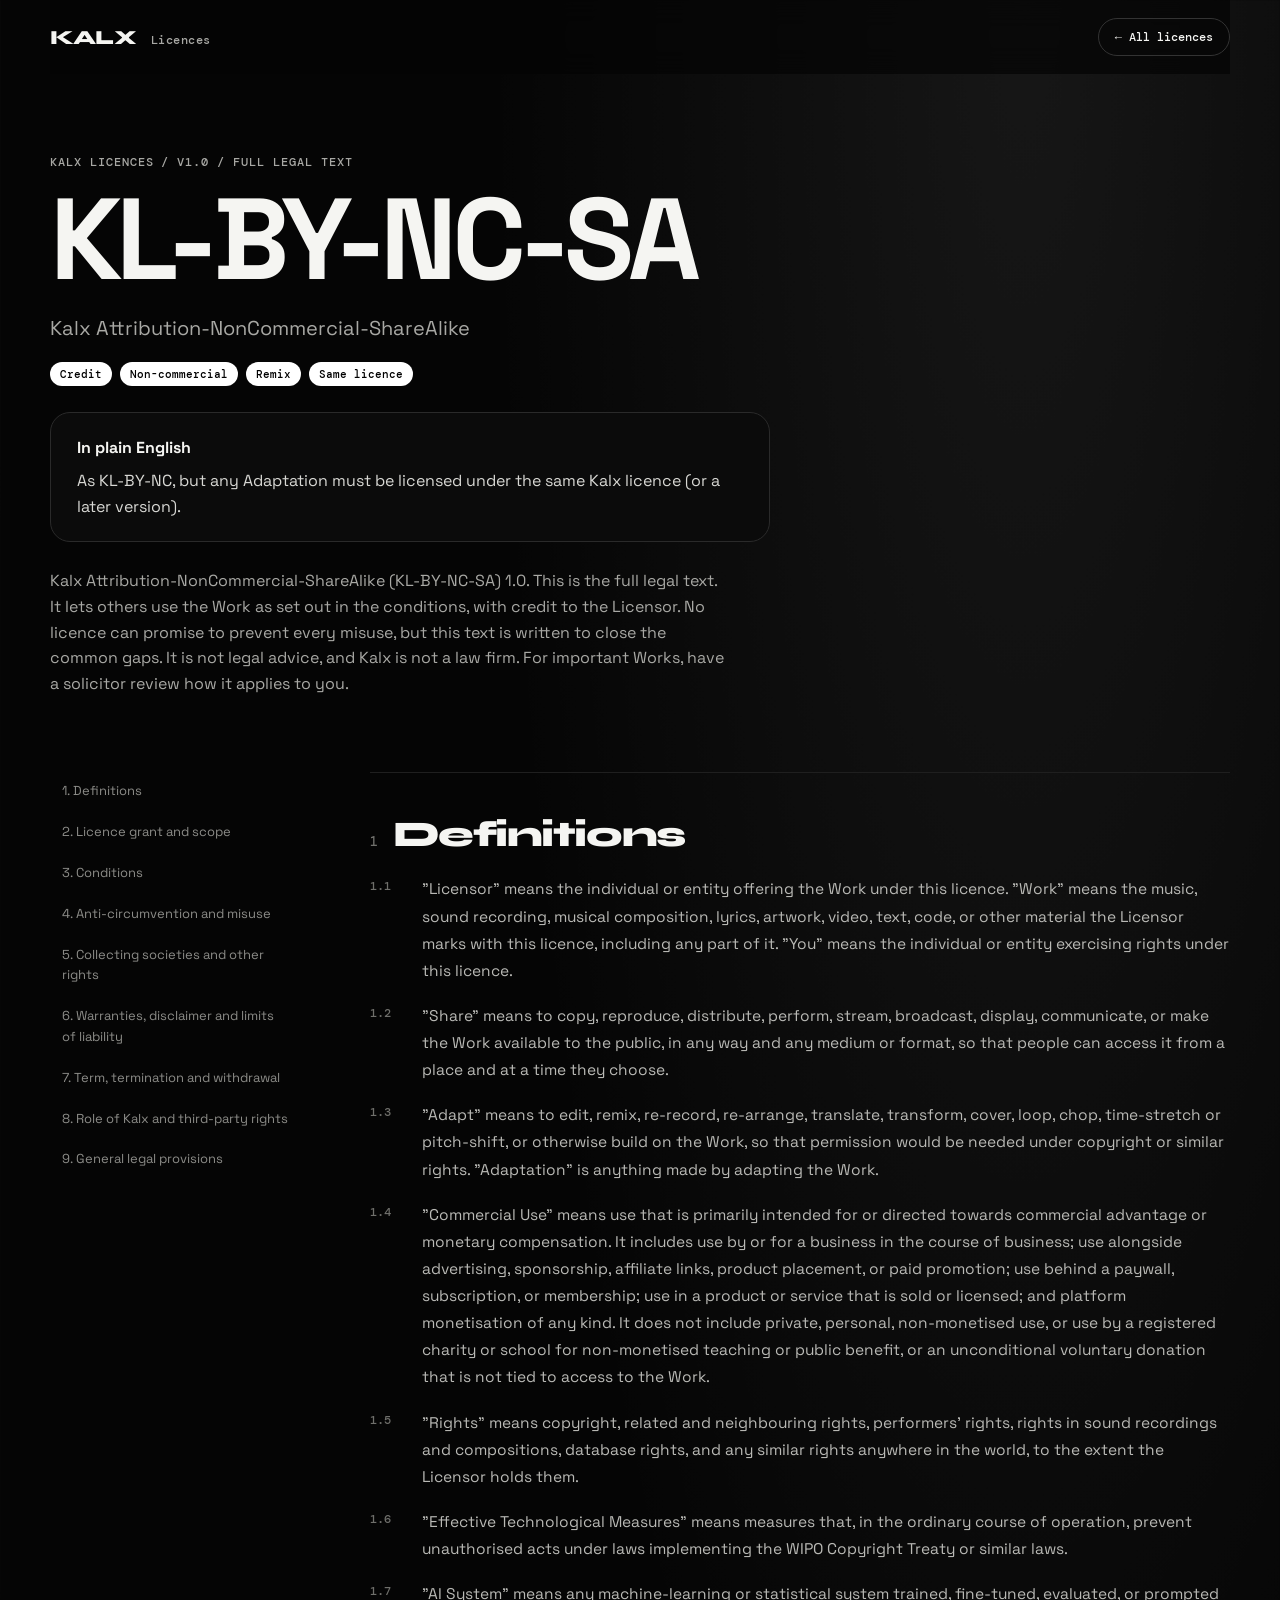
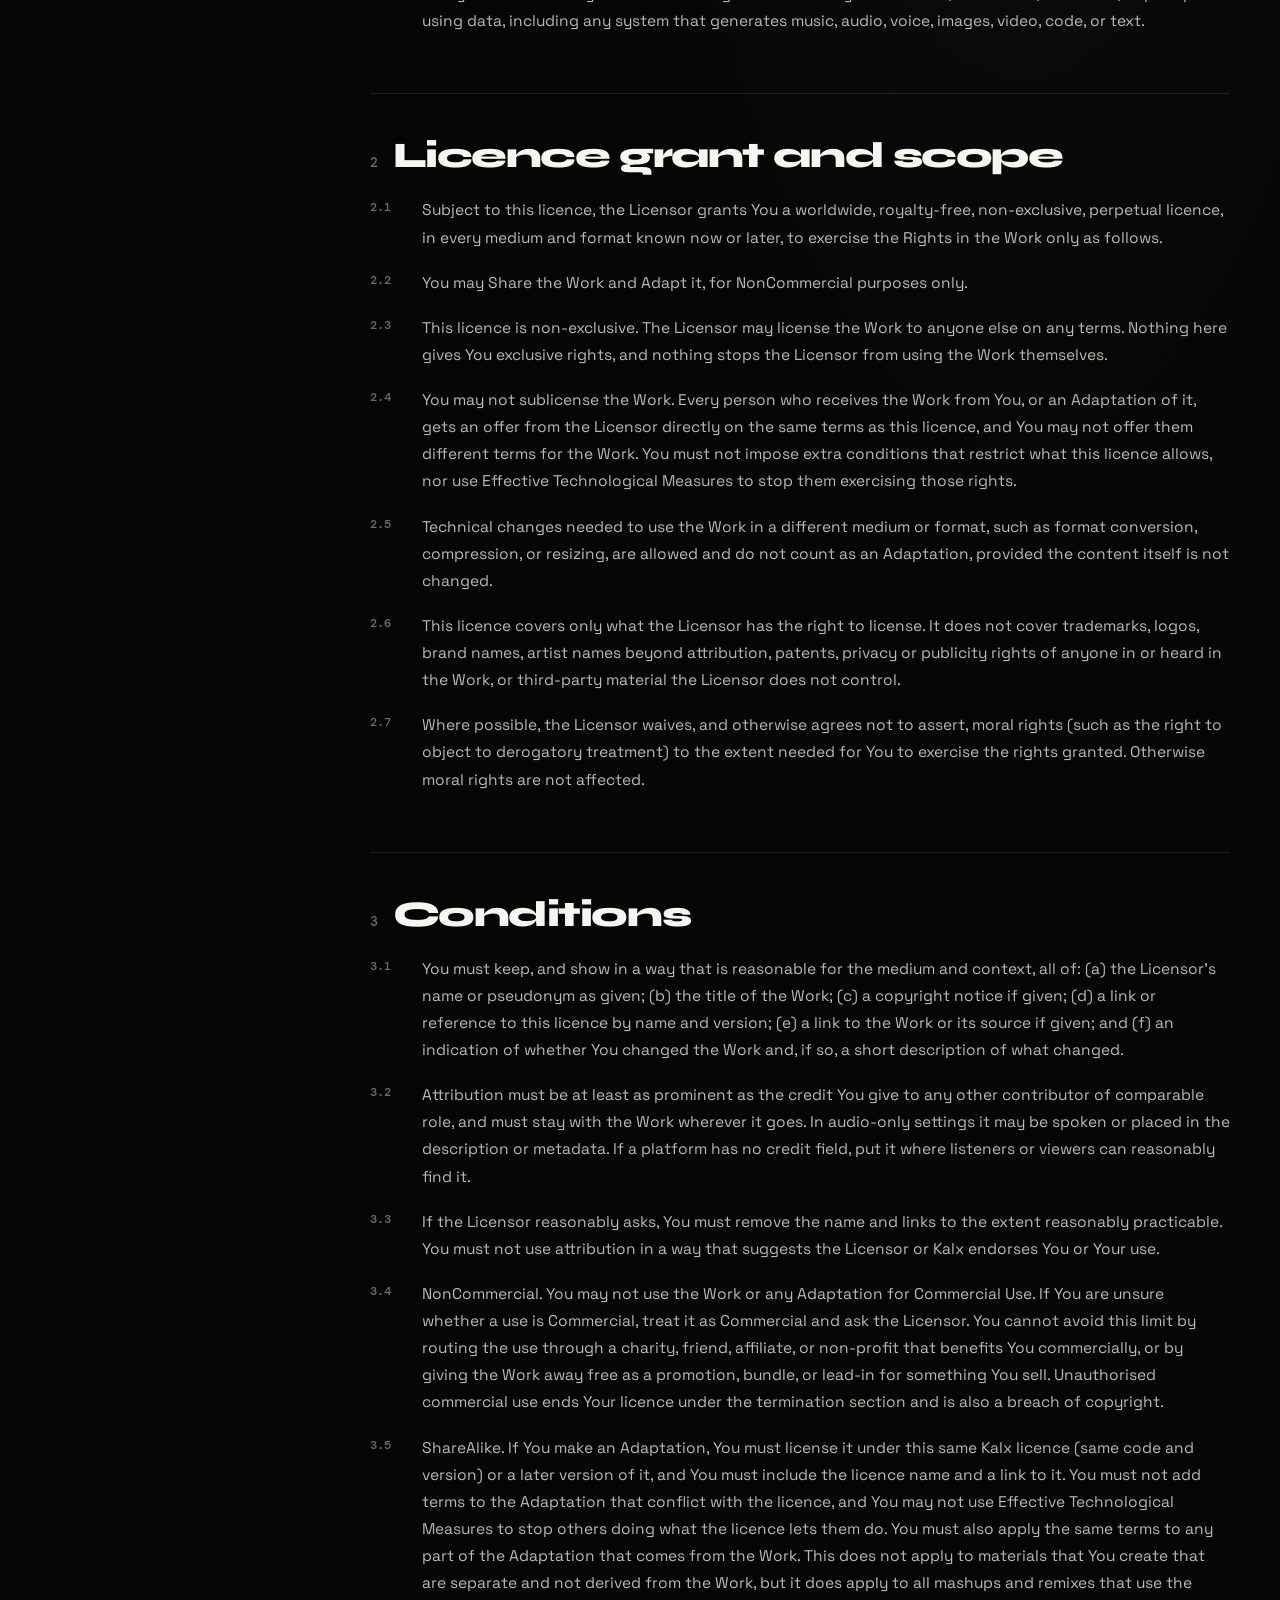
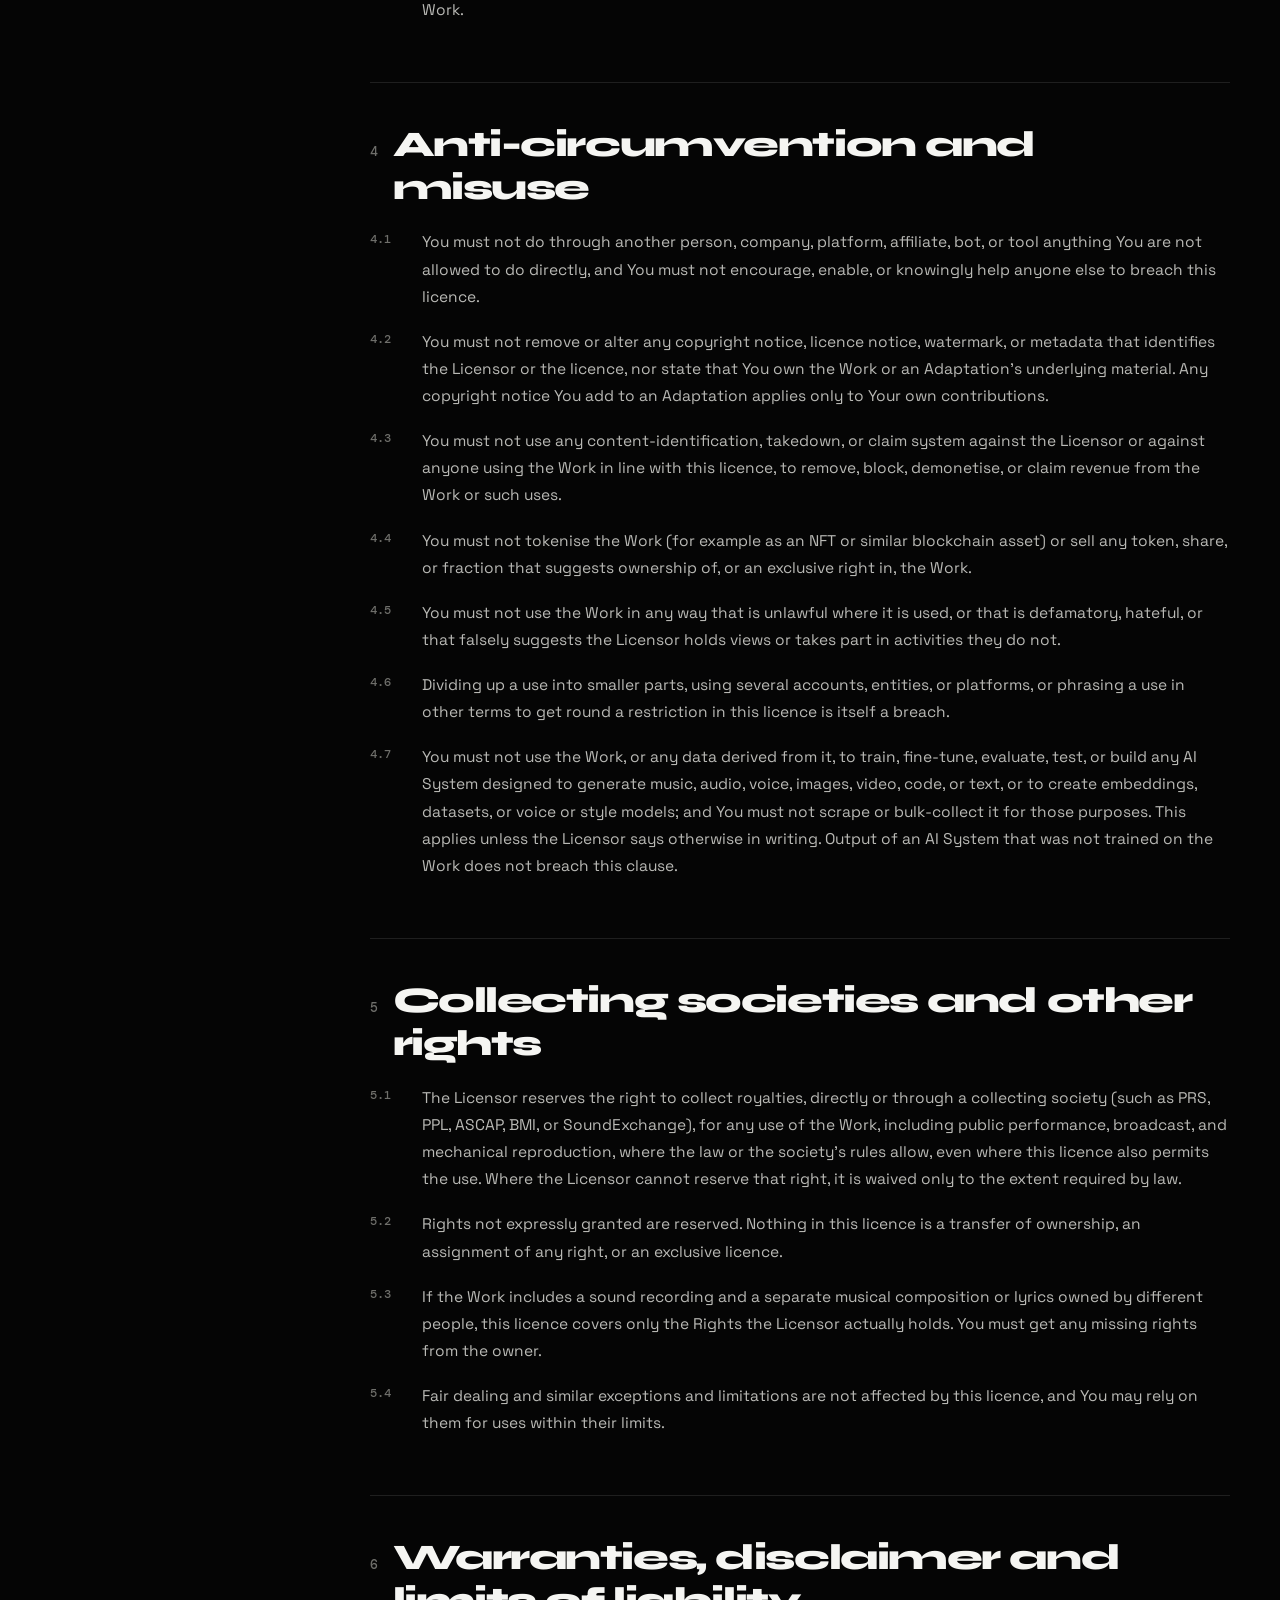
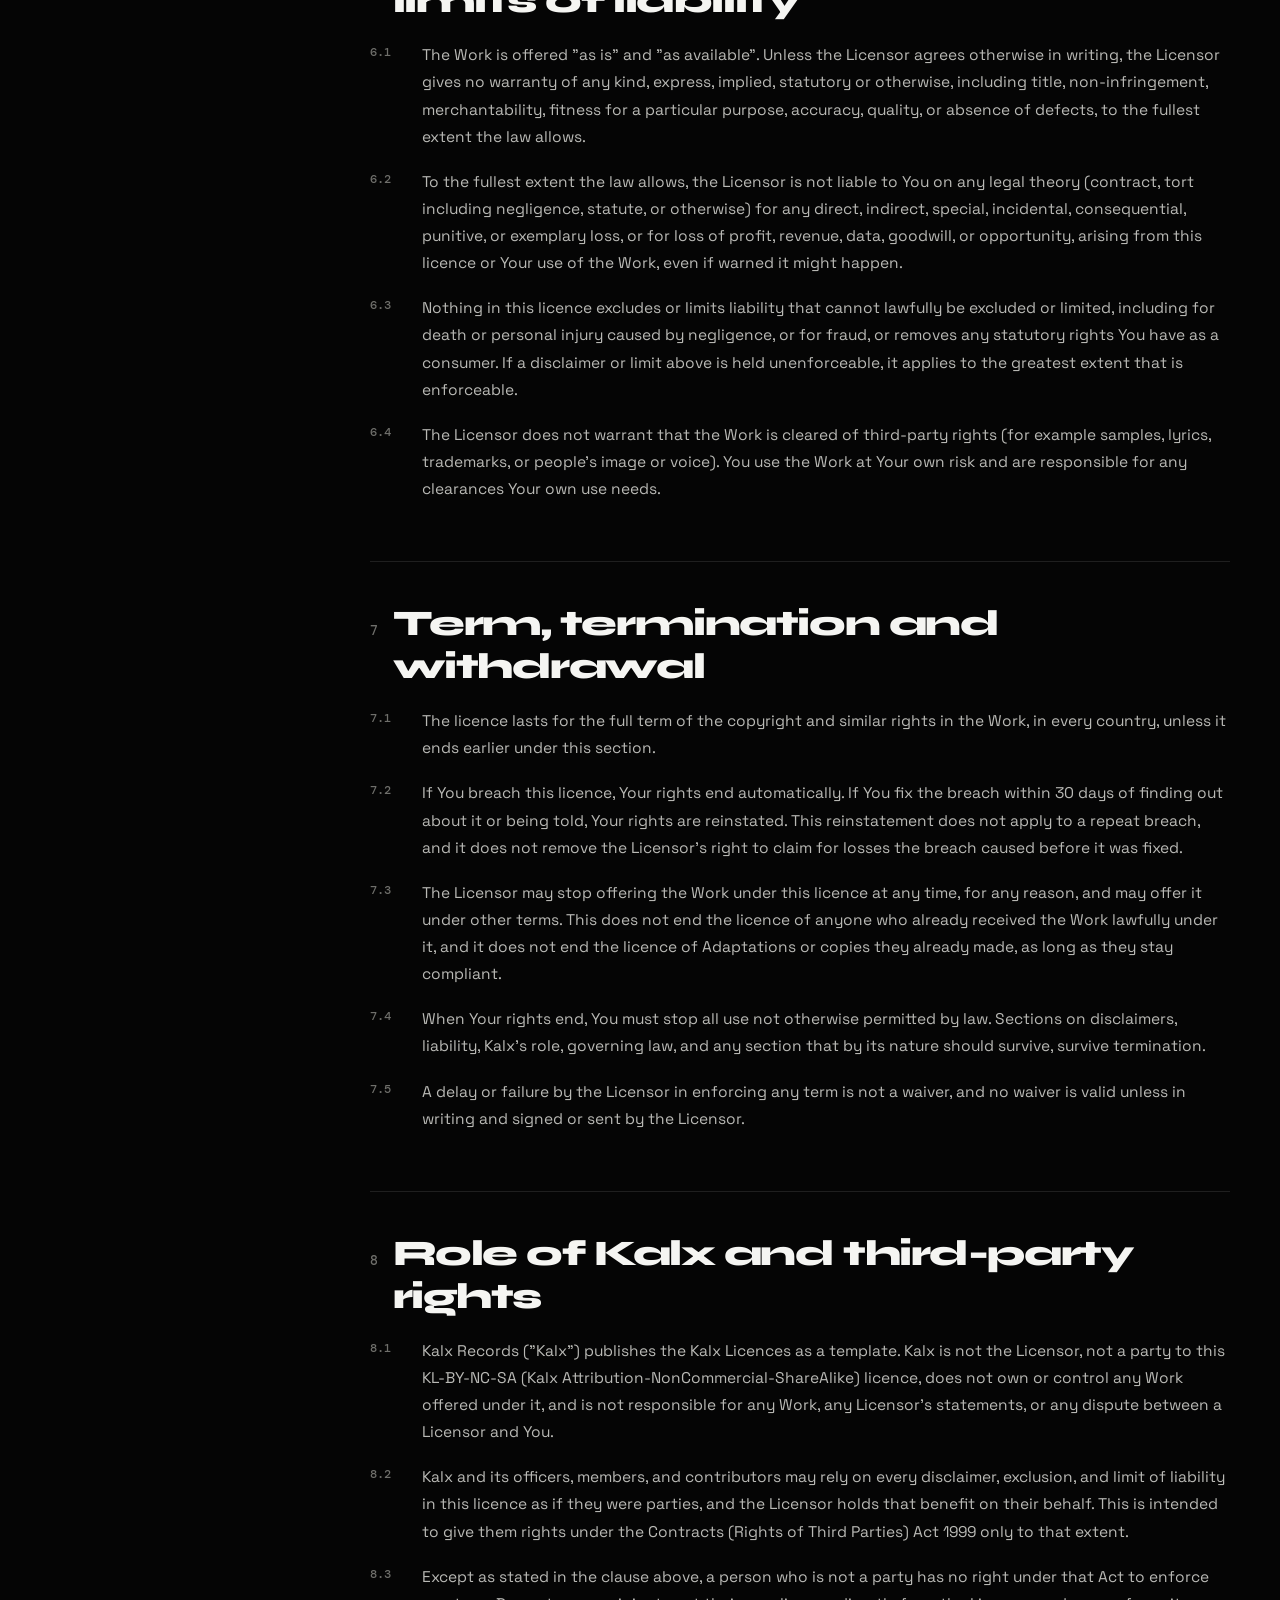
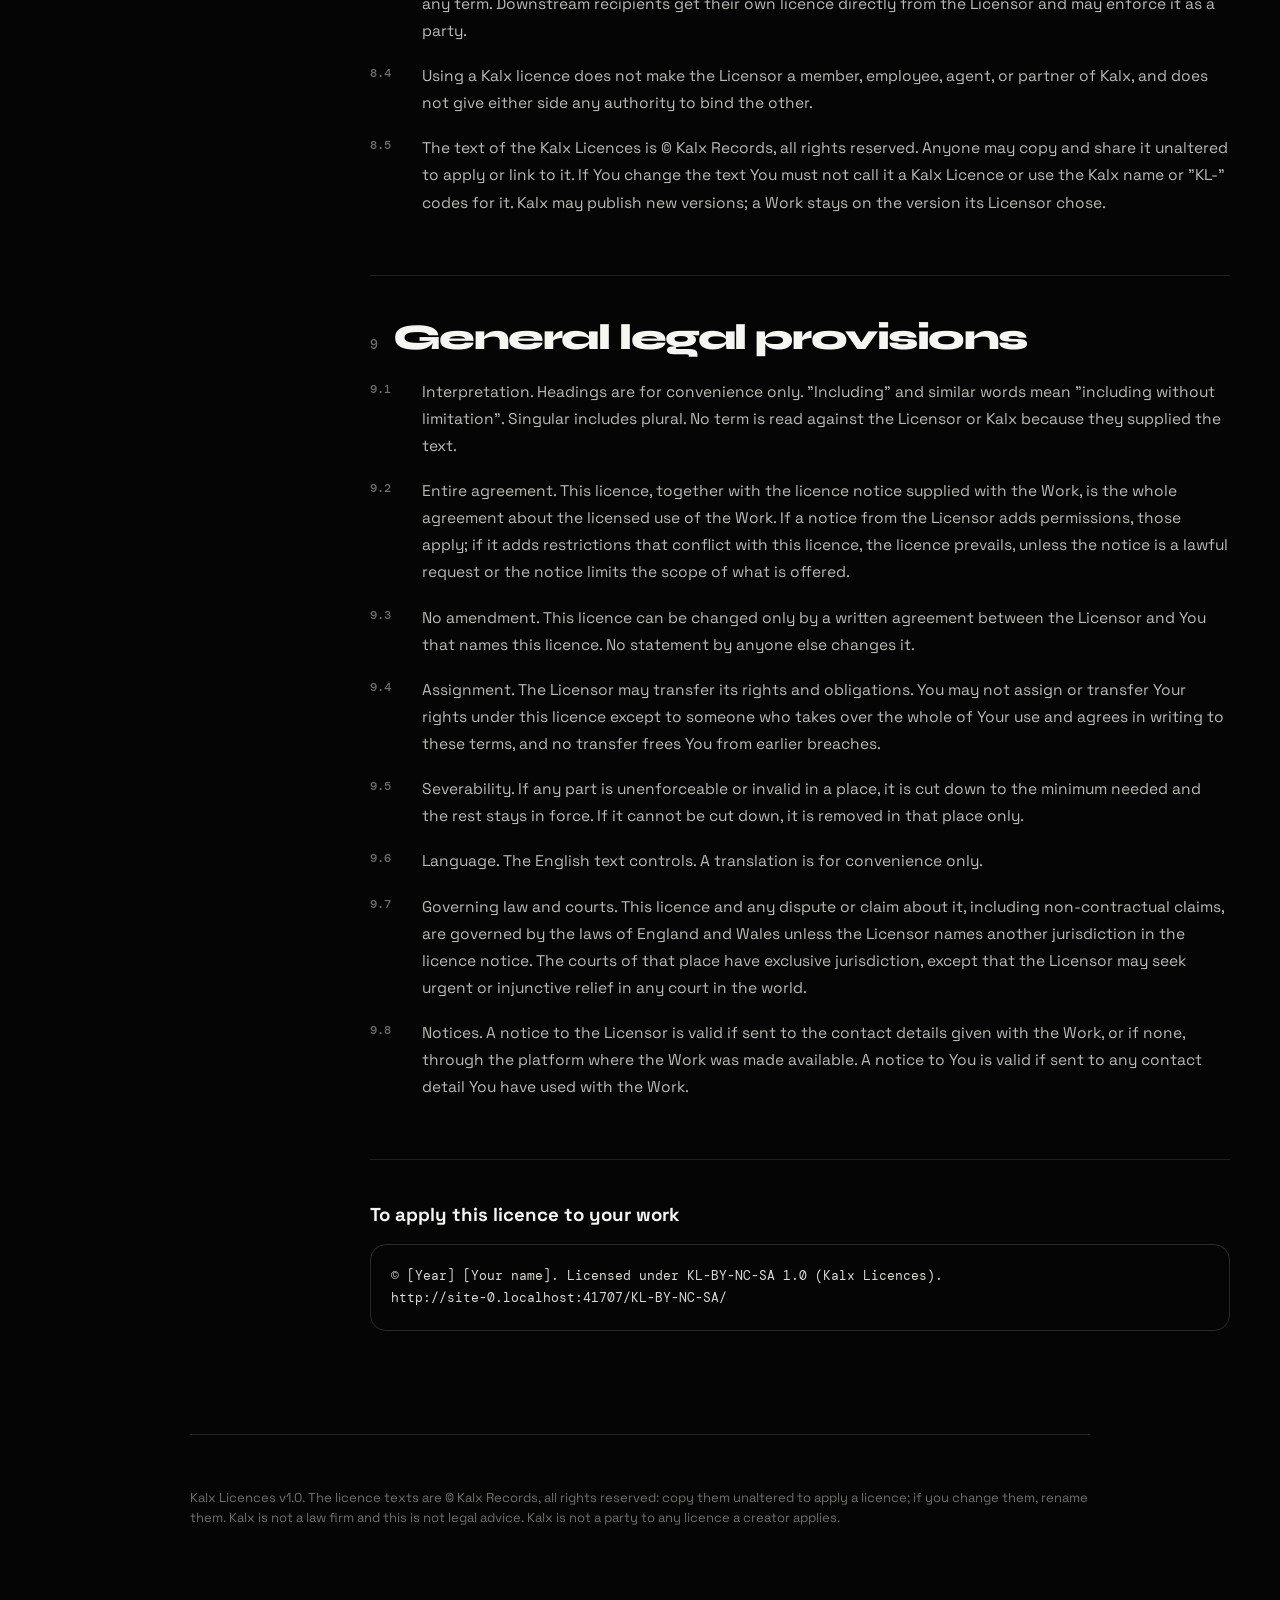
<file: KL-BY-NC-SA/index.html>
<!doctype html><html lang="en"><head><meta charset="utf-8"><meta name="viewport" content="width=device-width,initial-scale=1"><title>KL-BY-NC-SA — Kalx Attribution-NonCommercial-ShareAlike</title><meta name="description" content="As KL-BY-NC, but any Adaptation must be licensed under the same Kalx licence (or a later version)."><meta name="theme-color" content="#050505"><link rel="icon" href="data:image/svg+xml,%3Csvg xmlns='http://www.w3.org/2000/svg' viewBox='0 0 32 32'%3E%3Crect width='32' height='32' rx='7' fill='%23050505'/%3E%3Ctext x='16' y='23' font-size='20' font-family='sans-serif' font-weight='800' text-anchor='middle' fill='%23fff'%3EK%3C/text%3E%3C/svg%3E"><link rel="preconnect" href="https://fonts.googleapis.com"><link rel="preconnect" href="https://fonts.gstatic.com" crossorigin><link href="https://fonts.googleapis.com/css2?family=DM+Mono:wght@400;500&family=Space+Grotesk:wght@400;500;700&family=Syne:wght@700;800&display=swap" rel="stylesheet"><link rel="stylesheet" href="../style.css"></head><body><header class="nav wrap"><a class="wordmark" href="../">KALX <em>Licences</em></a><a class="pill" href="../">← All licences</a></header><section class="hero wrap"><p class="eyebrow">Kalx Licences / v1.0 / Full legal text</p><h1>KL-BY-NC-SA</h1><p class="sub big">Kalx Attribution-NonCommercial-ShareAlike</p><div class="tags"><span>Credit</span><span>Non-commercial</span><span>Remix</span><span>Same licence</span></div><div class="plain"><strong>In plain English</strong><p>As KL-BY-NC, but any Adaptation must be licensed under the same Kalx licence (or a later version).</p></div><p class="lede">Kalx Attribution-NonCommercial-ShareAlike (KL-BY-NC-SA) 1.0. This is the full legal text. It lets others use the Work as set out in the conditions, with credit to the Licensor. No licence can promise to prevent every misuse, but this text is written to close the common gaps. It is not legal advice, and Kalx is not a law firm. For important Works, have a solicitor review how it applies to you.</p></section><section class="wrap doc"><nav class="toc" aria-label="Sections"><a href="#s1">1. Definitions</a><a href="#s2">2. Licence grant and scope</a><a href="#s3">3. Conditions</a><a href="#s4">4. Anti-circumvention and misuse</a><a href="#s5">5. Collecting societies and other rights</a><a href="#s6">6. Warranties, disclaimer and limits of liability</a><a href="#s7">7. Term, termination and withdrawal</a><a href="#s8">8. Role of Kalx and third-party rights</a><a href="#s9">9. General legal provisions</a></nav><div class="body"><section id="s1"><h2><span>1</span>Definitions</h2><ol><li data-n="1.1">&quot;Licensor&quot; means the individual or entity offering the Work under this licence. &quot;Work&quot; means the music, sound recording, musical composition, lyrics, artwork, video, text, code, or other material the Licensor marks with this licence, including any part of it. &quot;You&quot; means the individual or entity exercising rights under this licence.</li><li data-n="1.2">&quot;Share&quot; means to copy, reproduce, distribute, perform, stream, broadcast, display, communicate, or make the Work available to the public, in any way and any medium or format, so that people can access it from a place and at a time they choose.</li><li data-n="1.3">&quot;Adapt&quot; means to edit, remix, re-record, re-arrange, translate, transform, cover, loop, chop, time-stretch or pitch-shift, or otherwise build on the Work, so that permission would be needed under copyright or similar rights. &quot;Adaptation&quot; is anything made by adapting the Work.</li><li data-n="1.4">&quot;Commercial Use&quot; means use that is primarily intended for or directed towards commercial advantage or monetary compensation. It includes use by or for a business in the course of business; use alongside advertising, sponsorship, affiliate links, product placement, or paid promotion; use behind a paywall, subscription, or membership; use in a product or service that is sold or licensed; and platform monetisation of any kind. It does not include private, personal, non-monetised use, or use by a registered charity or school for non-monetised teaching or public benefit, or an unconditional voluntary donation that is not tied to access to the Work.</li><li data-n="1.5">&quot;Rights&quot; means copyright, related and neighbouring rights, performers' rights, rights in sound recordings and compositions, database rights, and any similar rights anywhere in the world, to the extent the Licensor holds them.</li><li data-n="1.6">&quot;Effective Technological Measures&quot; means measures that, in the ordinary course of operation, prevent unauthorised acts under laws implementing the WIPO Copyright Treaty or similar laws.</li><li data-n="1.7">&quot;AI System&quot; means any machine-learning or statistical system trained, fine-tuned, evaluated, or prompted using data, including any system that generates music, audio, voice, images, video, code, or text.</li></ol></section><section id="s2"><h2><span>2</span>Licence grant and scope</h2><ol><li data-n="2.1">Subject to this licence, the Licensor grants You a worldwide, royalty-free, non-exclusive, perpetual licence, in every medium and format known now or later, to exercise the Rights in the Work only as follows.</li><li data-n="2.2">You may Share the Work and Adapt it, for NonCommercial purposes only.</li><li data-n="2.3">This licence is non-exclusive. The Licensor may license the Work to anyone else on any terms. Nothing here gives You exclusive rights, and nothing stops the Licensor from using the Work themselves.</li><li data-n="2.4">You may not sublicense the Work. Every person who receives the Work from You, or an Adaptation of it, gets an offer from the Licensor directly on the same terms as this licence, and You may not offer them different terms for the Work. You must not impose extra conditions that restrict what this licence allows, nor use Effective Technological Measures to stop them exercising those rights.</li><li data-n="2.5">Technical changes needed to use the Work in a different medium or format, such as format conversion, compression, or resizing, are allowed and do not count as an Adaptation, provided the content itself is not changed.</li><li data-n="2.6">This licence covers only what the Licensor has the right to license. It does not cover trademarks, logos, brand names, artist names beyond attribution, patents, privacy or publicity rights of anyone in or heard in the Work, or third-party material the Licensor does not control.</li><li data-n="2.7">Where possible, the Licensor waives, and otherwise agrees not to assert, moral rights (such as the right to object to derogatory treatment) to the extent needed for You to exercise the rights granted. Otherwise moral rights are not affected.</li></ol></section><section id="s3"><h2><span>3</span>Conditions</h2><ol><li data-n="3.1">You must keep, and show in a way that is reasonable for the medium and context, all of: (a) the Licensor's name or pseudonym as given; (b) the title of the Work; (c) a copyright notice if given; (d) a link or reference to this licence by name and version; (e) a link to the Work or its source if given; and (f) an indication of whether You changed the Work and, if so, a short description of what changed.</li><li data-n="3.2">Attribution must be at least as prominent as the credit You give to any other contributor of comparable role, and must stay with the Work wherever it goes. In audio-only settings it may be spoken or placed in the description or metadata. If a platform has no credit field, put it where listeners or viewers can reasonably find it.</li><li data-n="3.3">If the Licensor reasonably asks, You must remove the name and links to the extent reasonably practicable. You must not use attribution in a way that suggests the Licensor or Kalx endorses You or Your use.</li><li data-n="3.4">NonCommercial. You may not use the Work or any Adaptation for Commercial Use. If You are unsure whether a use is Commercial, treat it as Commercial and ask the Licensor. You cannot avoid this limit by routing the use through a charity, friend, affiliate, or non-profit that benefits You commercially, or by giving the Work away free as a promotion, bundle, or lead-in for something You sell. Unauthorised commercial use ends Your licence under the termination section and is also a breach of copyright.</li><li data-n="3.5">ShareAlike. If You make an Adaptation, You must license it under this same Kalx licence (same code and version) or a later version of it, and You must include the licence name and a link to it. You must not add terms to the Adaptation that conflict with the licence, and You may not use Effective Technological Measures to stop others doing what the licence lets them do. You must also apply the same terms to any part of the Adaptation that comes from the Work. This does not apply to materials that You create that are separate and not derived from the Work, but it does apply to all mashups and remixes that use the Work.</li></ol></section><section id="s4"><h2><span>4</span>Anti-circumvention and misuse</h2><ol><li data-n="4.1">You must not do through another person, company, platform, affiliate, bot, or tool anything You are not allowed to do directly, and You must not encourage, enable, or knowingly help anyone else to breach this licence.</li><li data-n="4.2">You must not remove or alter any copyright notice, licence notice, watermark, or metadata that identifies the Licensor or the licence, nor state that You own the Work or an Adaptation's underlying material. Any copyright notice You add to an Adaptation applies only to Your own contributions.</li><li data-n="4.3">You must not use any content-identification, takedown, or claim system against the Licensor or against anyone using the Work in line with this licence, to remove, block, demonetise, or claim revenue from the Work or such uses.</li><li data-n="4.4">You must not tokenise the Work (for example as an NFT or similar blockchain asset) or sell any token, share, or fraction that suggests ownership of, or an exclusive right in, the Work.</li><li data-n="4.5">You must not use the Work in any way that is unlawful where it is used, or that is defamatory, hateful, or that falsely suggests the Licensor holds views or takes part in activities they do not.</li><li data-n="4.6">Dividing up a use into smaller parts, using several accounts, entities, or platforms, or phrasing a use in other terms to get round a restriction in this licence is itself a breach.</li><li data-n="4.7">You must not use the Work, or any data derived from it, to train, fine-tune, evaluate, test, or build any AI System designed to generate music, audio, voice, images, video, code, or text, or to create embeddings, datasets, or voice or style models; and You must not scrape or bulk-collect it for those purposes. This applies unless the Licensor says otherwise in writing. Output of an AI System that was not trained on the Work does not breach this clause.</li></ol></section><section id="s5"><h2><span>5</span>Collecting societies and other rights</h2><ol><li data-n="5.1">The Licensor reserves the right to collect royalties, directly or through a collecting society (such as PRS, PPL, ASCAP, BMI, or SoundExchange), for any use of the Work, including public performance, broadcast, and mechanical reproduction, where the law or the society's rules allow, even where this licence also permits the use. Where the Licensor cannot reserve that right, it is waived only to the extent required by law.</li><li data-n="5.2">Rights not expressly granted are reserved. Nothing in this licence is a transfer of ownership, an assignment of any right, or an exclusive licence.</li><li data-n="5.3">If the Work includes a sound recording and a separate musical composition or lyrics owned by different people, this licence covers only the Rights the Licensor actually holds. You must get any missing rights from the owner.</li><li data-n="5.4">Fair dealing and similar exceptions and limitations are not affected by this licence, and You may rely on them for uses within their limits.</li></ol></section><section id="s6"><h2><span>6</span>Warranties, disclaimer and limits of liability</h2><ol><li data-n="6.1">The Work is offered &quot;as is&quot; and &quot;as available&quot;. Unless the Licensor agrees otherwise in writing, the Licensor gives no warranty of any kind, express, implied, statutory or otherwise, including title, non-infringement, merchantability, fitness for a particular purpose, accuracy, quality, or absence of defects, to the fullest extent the law allows.</li><li data-n="6.2">To the fullest extent the law allows, the Licensor is not liable to You on any legal theory (contract, tort including negligence, statute, or otherwise) for any direct, indirect, special, incidental, consequential, punitive, or exemplary loss, or for loss of profit, revenue, data, goodwill, or opportunity, arising from this licence or Your use of the Work, even if warned it might happen.</li><li data-n="6.3">Nothing in this licence excludes or limits liability that cannot lawfully be excluded or limited, including for death or personal injury caused by negligence, or for fraud, or removes any statutory rights You have as a consumer. If a disclaimer or limit above is held unenforceable, it applies to the greatest extent that is enforceable.</li><li data-n="6.4">The Licensor does not warrant that the Work is cleared of third-party rights (for example samples, lyrics, trademarks, or people's image or voice). You use the Work at Your own risk and are responsible for any clearances Your own use needs.</li></ol></section><section id="s7"><h2><span>7</span>Term, termination and withdrawal</h2><ol><li data-n="7.1">The licence lasts for the full term of the copyright and similar rights in the Work, in every country, unless it ends earlier under this section.</li><li data-n="7.2">If You breach this licence, Your rights end automatically. If You fix the breach within 30 days of finding out about it or being told, Your rights are reinstated. This reinstatement does not apply to a repeat breach, and it does not remove the Licensor's right to claim for losses the breach caused before it was fixed.</li><li data-n="7.3">The Licensor may stop offering the Work under this licence at any time, for any reason, and may offer it under other terms. This does not end the licence of anyone who already received the Work lawfully under it, and it does not end the licence of Adaptations or copies they already made, as long as they stay compliant.</li><li data-n="7.4">When Your rights end, You must stop all use not otherwise permitted by law. Sections on disclaimers, liability, Kalx's role, governing law, and any section that by its nature should survive, survive termination.</li><li data-n="7.5">A delay or failure by the Licensor in enforcing any term is not a waiver, and no waiver is valid unless in writing and signed or sent by the Licensor.</li></ol></section><section id="s8"><h2><span>8</span>Role of Kalx and third-party rights</h2><ol><li data-n="8.1">Kalx Records (&quot;Kalx&quot;) publishes the Kalx Licences as a template. Kalx is not the Licensor, not a party to this KL-BY-NC-SA (Kalx Attribution-NonCommercial-ShareAlike) licence, does not own or control any Work offered under it, and is not responsible for any Work, any Licensor's statements, or any dispute between a Licensor and You.</li><li data-n="8.2">Kalx and its officers, members, and contributors may rely on every disclaimer, exclusion, and limit of liability in this licence as if they were parties, and the Licensor holds that benefit on their behalf. This is intended to give them rights under the Contracts (Rights of Third Parties) Act 1999 only to that extent.</li><li data-n="8.3">Except as stated in the clause above, a person who is not a party has no right under that Act to enforce any term. Downstream recipients get their own licence directly from the Licensor and may enforce it as a party.</li><li data-n="8.4">Using a Kalx licence does not make the Licensor a member, employee, agent, or partner of Kalx, and does not give either side any authority to bind the other.</li><li data-n="8.5">The text of the Kalx Licences is © Kalx Records, all rights reserved. Anyone may copy and share it unaltered to apply or link to it. If You change the text You must not call it a Kalx Licence or use the Kalx name or &quot;KL-&quot; codes for it. Kalx may publish new versions; a Work stays on the version its Licensor chose.</li></ol></section><section id="s9"><h2><span>9</span>General legal provisions</h2><ol><li data-n="9.1">Interpretation. Headings are for convenience only. &quot;Including&quot; and similar words mean &quot;including without limitation&quot;. Singular includes plural. No term is read against the Licensor or Kalx because they supplied the text.</li><li data-n="9.2">Entire agreement. This licence, together with the licence notice supplied with the Work, is the whole agreement about the licensed use of the Work. If a notice from the Licensor adds permissions, those apply; if it adds restrictions that conflict with this licence, the licence prevails, unless the notice is a lawful request or the notice limits the scope of what is offered.</li><li data-n="9.3">No amendment. This licence can be changed only by a written agreement between the Licensor and You that names this licence. No statement by anyone else changes it.</li><li data-n="9.4">Assignment. The Licensor may transfer its rights and obligations. You may not assign or transfer Your rights under this licence except to someone who takes over the whole of Your use and agrees in writing to these terms, and no transfer frees You from earlier breaches.</li><li data-n="9.5">Severability. If any part is unenforceable or invalid in a place, it is cut down to the minimum needed and the rest stays in force. If it cannot be cut down, it is removed in that place only.</li><li data-n="9.6">Language. The English text controls. A translation is for convenience only.</li><li data-n="9.7">Governing law and courts. This licence and any dispute or claim about it, including non-contractual claims, are governed by the laws of England and Wales unless the Licensor names another jurisdiction in the licence notice. The courts of that place have exclusive jurisdiction, except that the Licensor may seek urgent or injunctive relief in any court in the world.</li><li data-n="9.8">Notices. A notice to the Licensor is valid if sent to the contact details given with the Work, or if none, through the platform where the Work was made available. A notice to You is valid if sent to any contact detail You have used with the Work.</li></ol></section><div class="apply"><h3>To apply this licence to your work</h3><pre>© [Year] [Your name]. Licensed under KL-BY-NC-SA 1.0 (Kalx Licences).
<span data-url>https://USERNAME.github.io/kalx/KL-BY-NC-SA/</span></pre></div></div></section><footer class="footer wrap"><p>Kalx Licences v1.0. The licence texts are © Kalx Records, all rights reserved: copy them unaltered to apply a licence; if you change them, rename them. Kalx is not a law firm and this is not legal advice. Kalx is not a party to any licence a creator applies.</p></footer><script>if(/^https?:/.test(location.href)){var b=location.origin+location.pathname.replace(/index\.html$/,'').replace(/KL-[^/]*\/$/,'');if(b.slice(-1)!=='/')b+='/';document.querySelectorAll('[data-url]').forEach(function(e){e.textContent=e.textContent.replace('https://USERNAME.github.io/kalx/',b)})}</script></body></html>
</file>
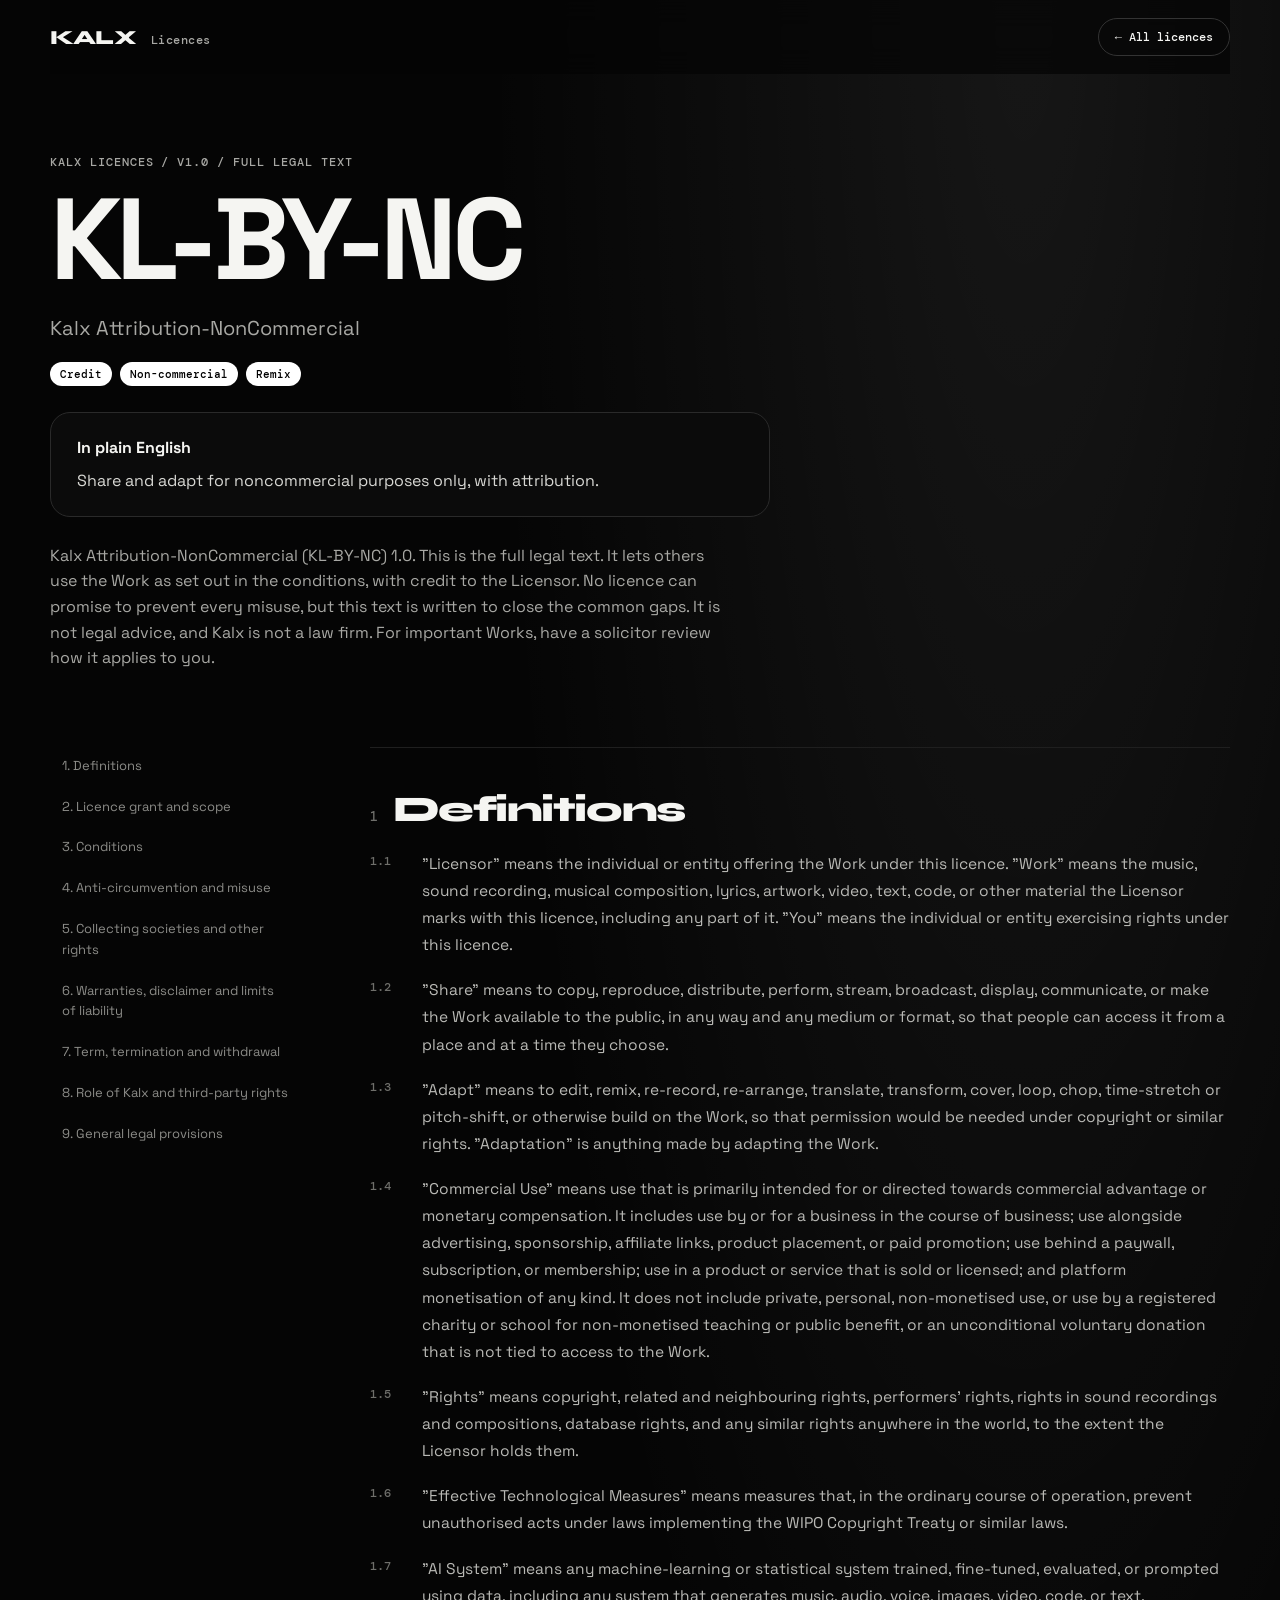
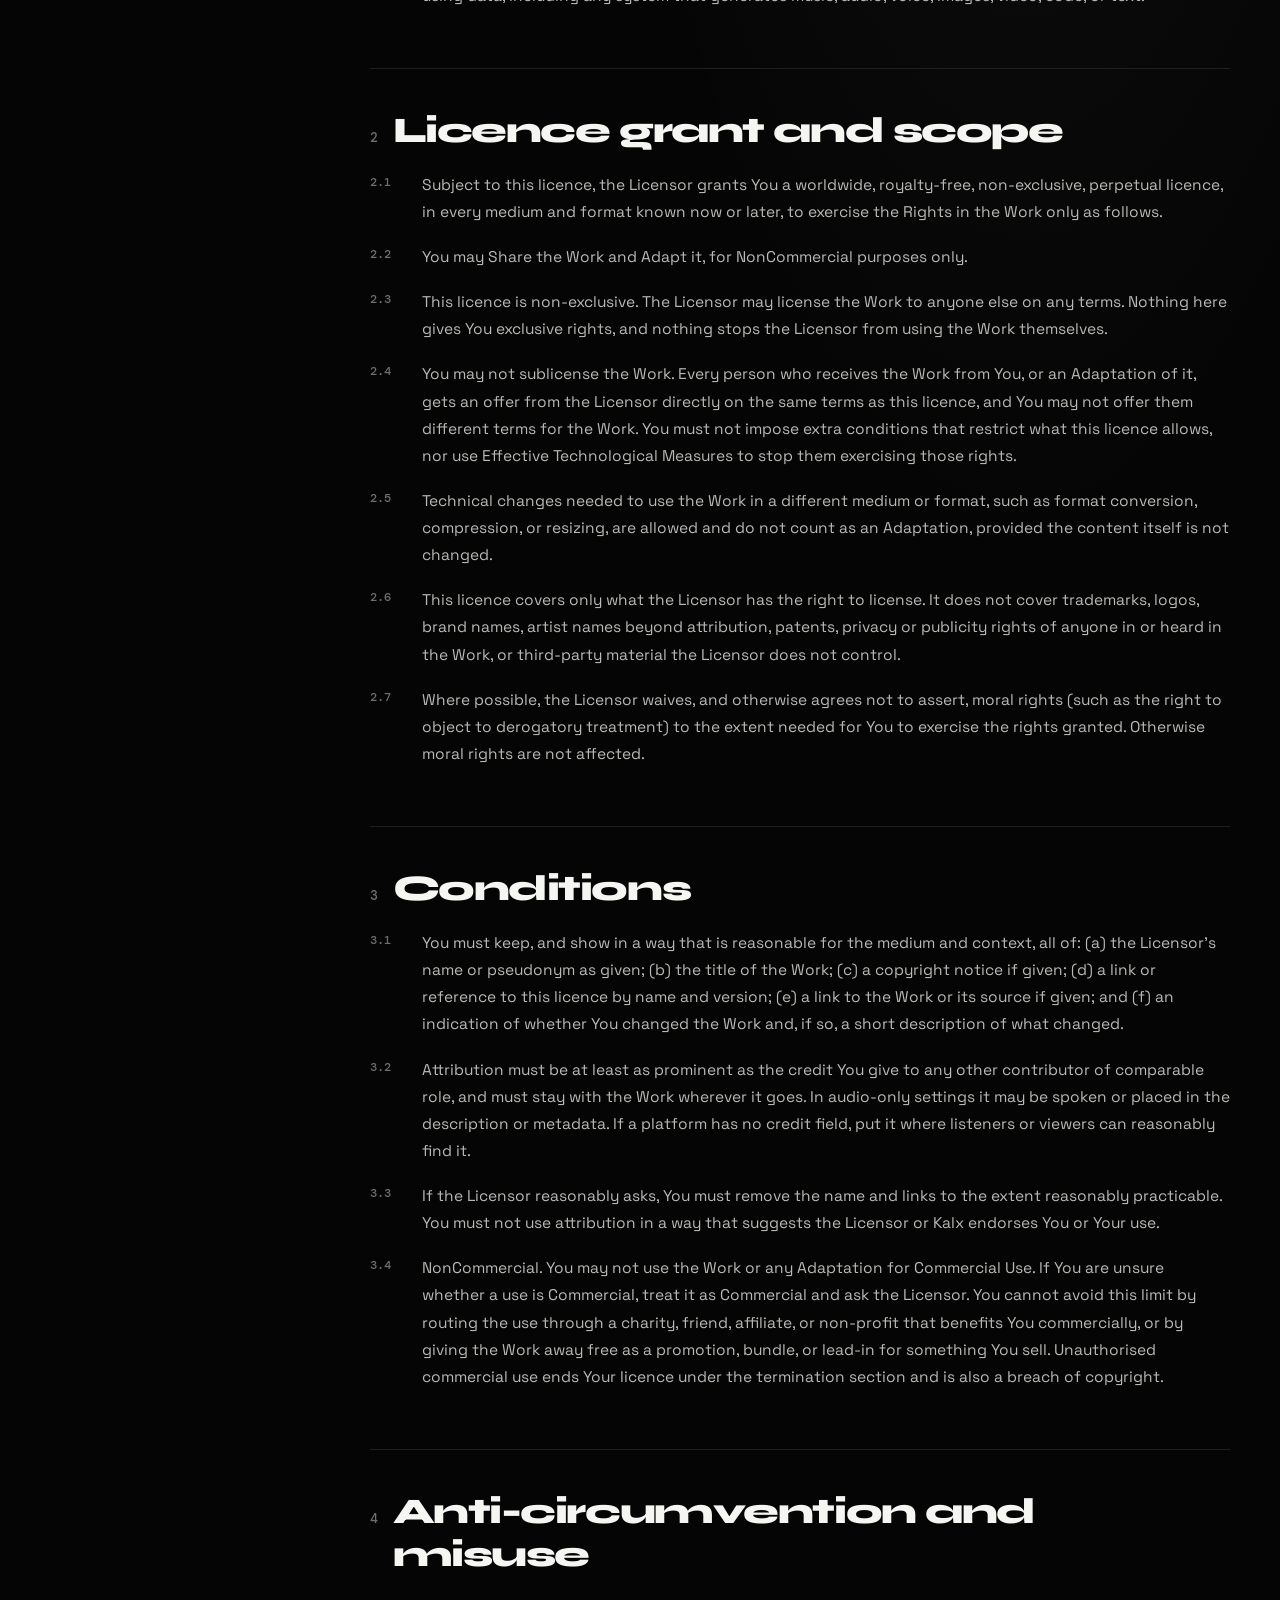
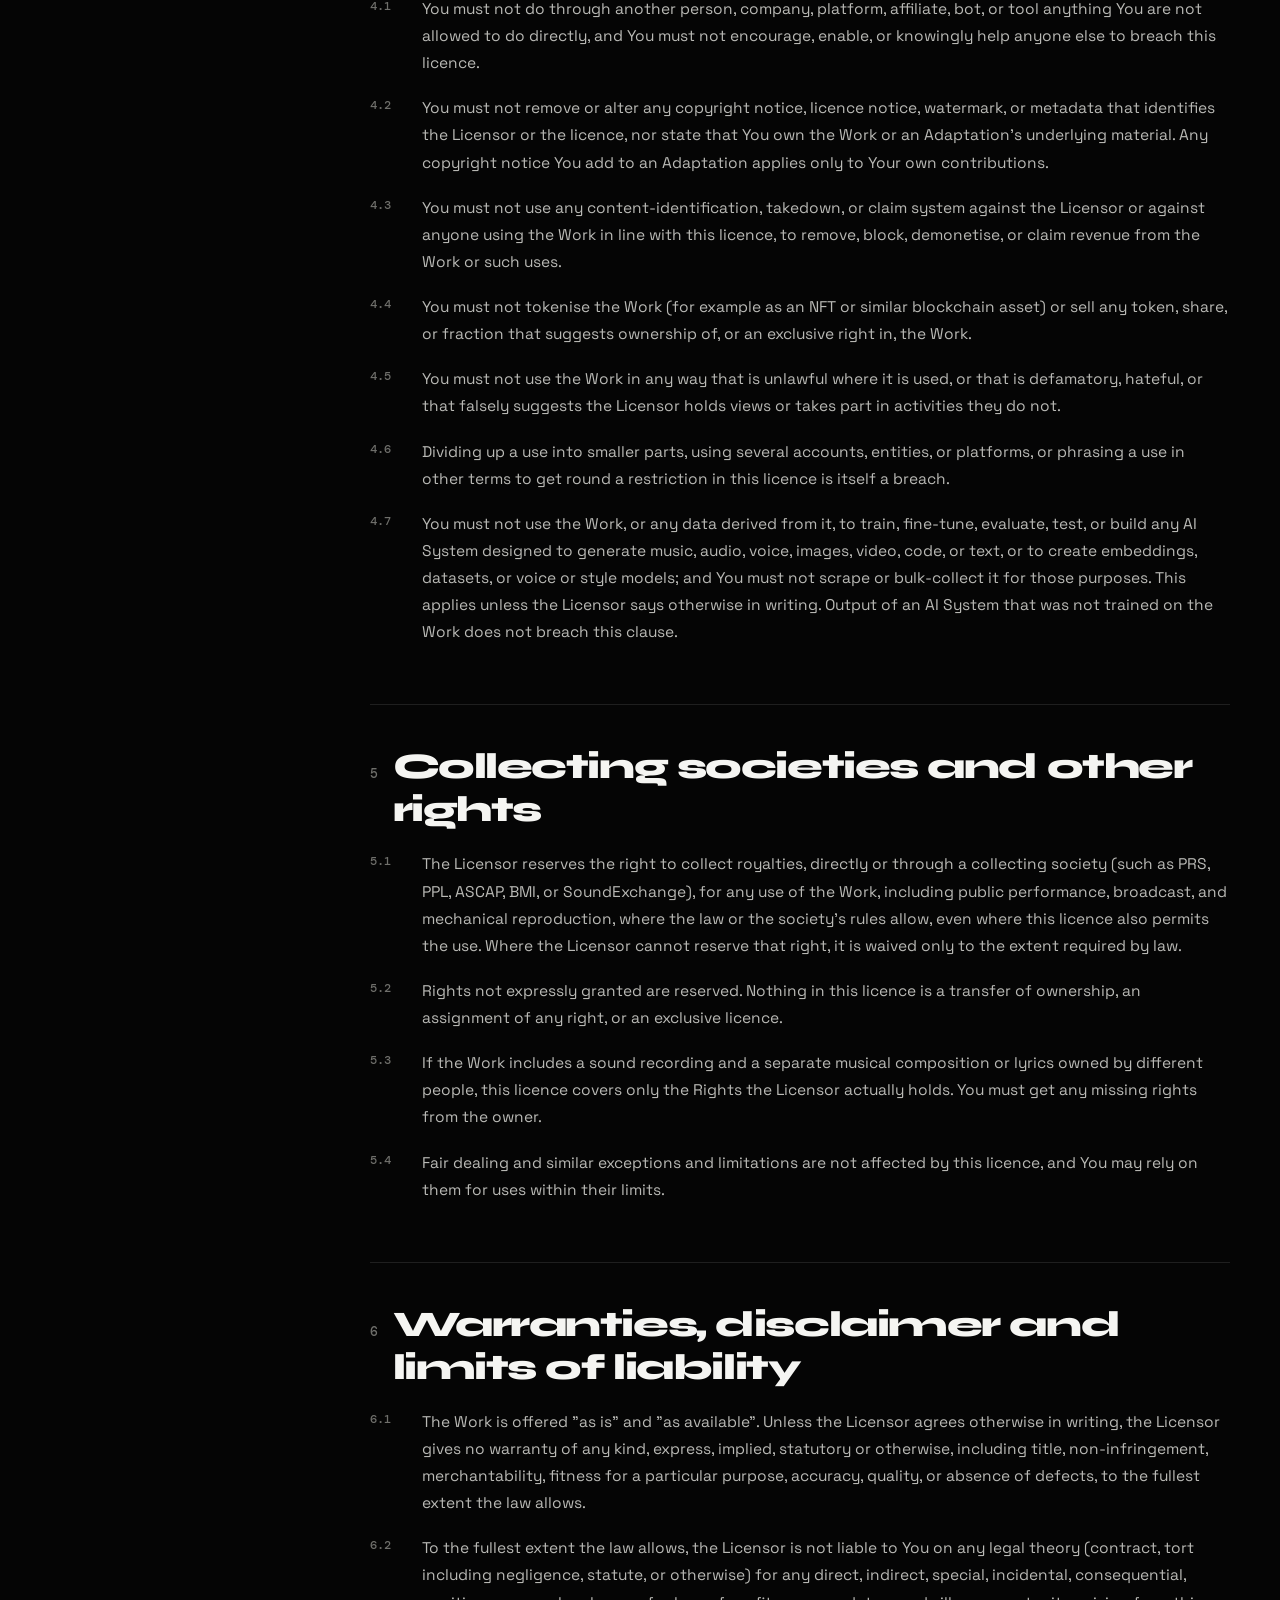
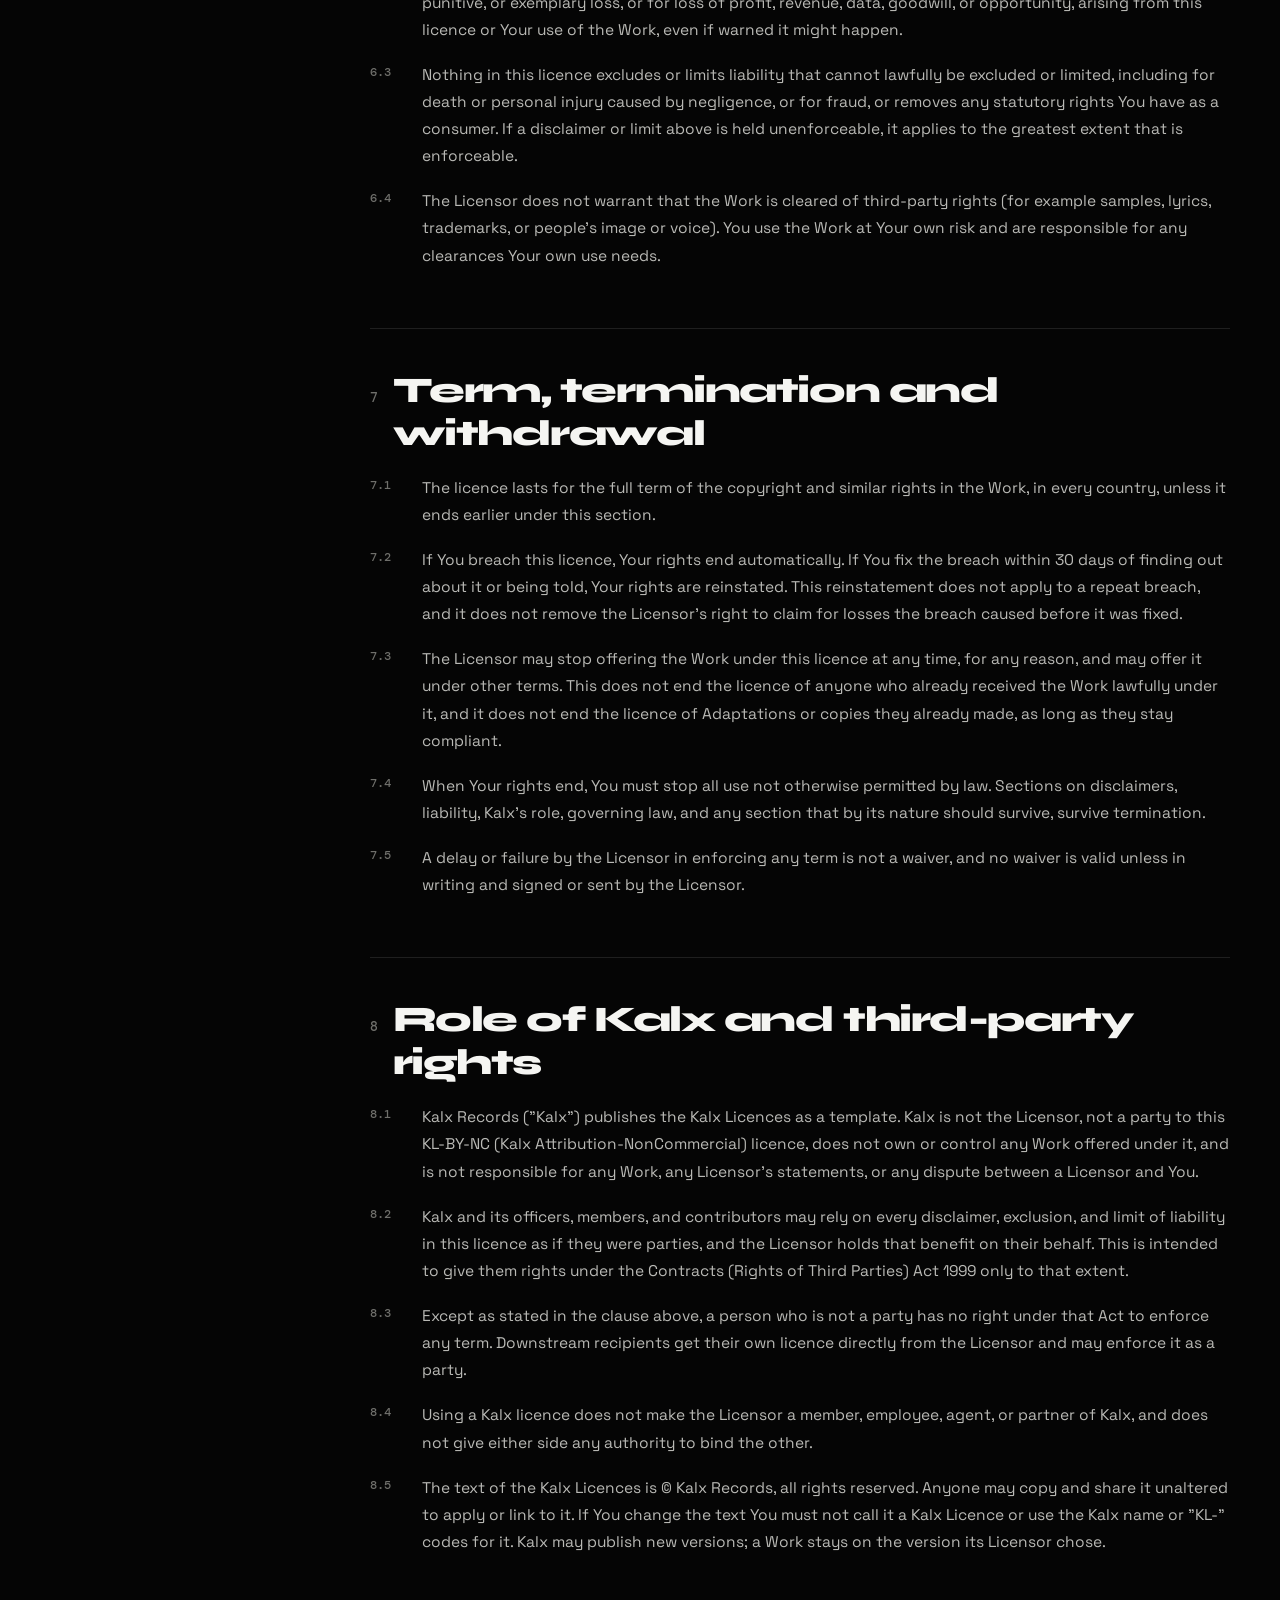
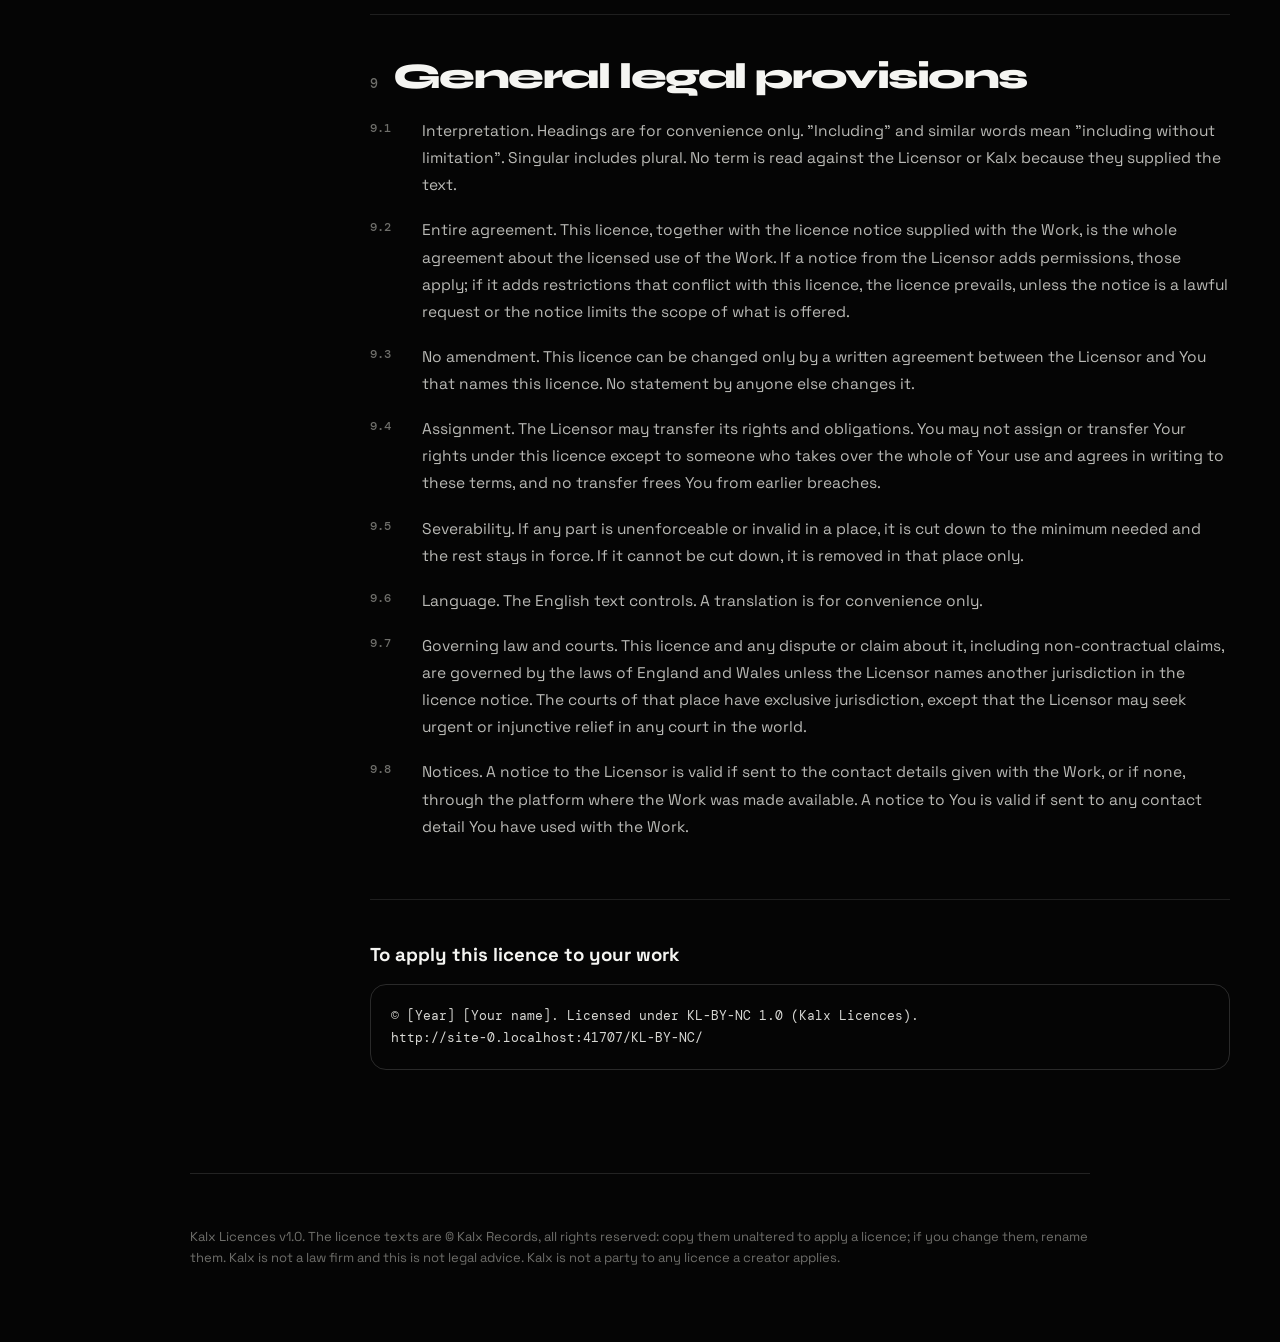
<file: KL-BY-NC/index.html>
<!doctype html><html lang="en"><head><meta charset="utf-8"><meta name="viewport" content="width=device-width,initial-scale=1"><title>KL-BY-NC — Kalx Attribution-NonCommercial</title><meta name="description" content="Share and adapt for noncommercial purposes only, with attribution."><meta name="theme-color" content="#050505"><link rel="icon" href="data:image/svg+xml,%3Csvg xmlns='http://www.w3.org/2000/svg' viewBox='0 0 32 32'%3E%3Crect width='32' height='32' rx='7' fill='%23050505'/%3E%3Ctext x='16' y='23' font-size='20' font-family='sans-serif' font-weight='800' text-anchor='middle' fill='%23fff'%3EK%3C/text%3E%3C/svg%3E"><link rel="preconnect" href="https://fonts.googleapis.com"><link rel="preconnect" href="https://fonts.gstatic.com" crossorigin><link href="https://fonts.googleapis.com/css2?family=DM+Mono:wght@400;500&family=Space+Grotesk:wght@400;500;700&family=Syne:wght@700;800&display=swap" rel="stylesheet"><link rel="stylesheet" href="../style.css"></head><body><header class="nav wrap"><a class="wordmark" href="../">KALX <em>Licences</em></a><a class="pill" href="../">← All licences</a></header><section class="hero wrap"><p class="eyebrow">Kalx Licences / v1.0 / Full legal text</p><h1>KL-BY-NC</h1><p class="sub big">Kalx Attribution-NonCommercial</p><div class="tags"><span>Credit</span><span>Non-commercial</span><span>Remix</span></div><div class="plain"><strong>In plain English</strong><p>Share and adapt for noncommercial purposes only, with attribution.</p></div><p class="lede">Kalx Attribution-NonCommercial (KL-BY-NC) 1.0. This is the full legal text. It lets others use the Work as set out in the conditions, with credit to the Licensor. No licence can promise to prevent every misuse, but this text is written to close the common gaps. It is not legal advice, and Kalx is not a law firm. For important Works, have a solicitor review how it applies to you.</p></section><section class="wrap doc"><nav class="toc" aria-label="Sections"><a href="#s1">1. Definitions</a><a href="#s2">2. Licence grant and scope</a><a href="#s3">3. Conditions</a><a href="#s4">4. Anti-circumvention and misuse</a><a href="#s5">5. Collecting societies and other rights</a><a href="#s6">6. Warranties, disclaimer and limits of liability</a><a href="#s7">7. Term, termination and withdrawal</a><a href="#s8">8. Role of Kalx and third-party rights</a><a href="#s9">9. General legal provisions</a></nav><div class="body"><section id="s1"><h2><span>1</span>Definitions</h2><ol><li data-n="1.1">&quot;Licensor&quot; means the individual or entity offering the Work under this licence. &quot;Work&quot; means the music, sound recording, musical composition, lyrics, artwork, video, text, code, or other material the Licensor marks with this licence, including any part of it. &quot;You&quot; means the individual or entity exercising rights under this licence.</li><li data-n="1.2">&quot;Share&quot; means to copy, reproduce, distribute, perform, stream, broadcast, display, communicate, or make the Work available to the public, in any way and any medium or format, so that people can access it from a place and at a time they choose.</li><li data-n="1.3">&quot;Adapt&quot; means to edit, remix, re-record, re-arrange, translate, transform, cover, loop, chop, time-stretch or pitch-shift, or otherwise build on the Work, so that permission would be needed under copyright or similar rights. &quot;Adaptation&quot; is anything made by adapting the Work.</li><li data-n="1.4">&quot;Commercial Use&quot; means use that is primarily intended for or directed towards commercial advantage or monetary compensation. It includes use by or for a business in the course of business; use alongside advertising, sponsorship, affiliate links, product placement, or paid promotion; use behind a paywall, subscription, or membership; use in a product or service that is sold or licensed; and platform monetisation of any kind. It does not include private, personal, non-monetised use, or use by a registered charity or school for non-monetised teaching or public benefit, or an unconditional voluntary donation that is not tied to access to the Work.</li><li data-n="1.5">&quot;Rights&quot; means copyright, related and neighbouring rights, performers' rights, rights in sound recordings and compositions, database rights, and any similar rights anywhere in the world, to the extent the Licensor holds them.</li><li data-n="1.6">&quot;Effective Technological Measures&quot; means measures that, in the ordinary course of operation, prevent unauthorised acts under laws implementing the WIPO Copyright Treaty or similar laws.</li><li data-n="1.7">&quot;AI System&quot; means any machine-learning or statistical system trained, fine-tuned, evaluated, or prompted using data, including any system that generates music, audio, voice, images, video, code, or text.</li></ol></section><section id="s2"><h2><span>2</span>Licence grant and scope</h2><ol><li data-n="2.1">Subject to this licence, the Licensor grants You a worldwide, royalty-free, non-exclusive, perpetual licence, in every medium and format known now or later, to exercise the Rights in the Work only as follows.</li><li data-n="2.2">You may Share the Work and Adapt it, for NonCommercial purposes only.</li><li data-n="2.3">This licence is non-exclusive. The Licensor may license the Work to anyone else on any terms. Nothing here gives You exclusive rights, and nothing stops the Licensor from using the Work themselves.</li><li data-n="2.4">You may not sublicense the Work. Every person who receives the Work from You, or an Adaptation of it, gets an offer from the Licensor directly on the same terms as this licence, and You may not offer them different terms for the Work. You must not impose extra conditions that restrict what this licence allows, nor use Effective Technological Measures to stop them exercising those rights.</li><li data-n="2.5">Technical changes needed to use the Work in a different medium or format, such as format conversion, compression, or resizing, are allowed and do not count as an Adaptation, provided the content itself is not changed.</li><li data-n="2.6">This licence covers only what the Licensor has the right to license. It does not cover trademarks, logos, brand names, artist names beyond attribution, patents, privacy or publicity rights of anyone in or heard in the Work, or third-party material the Licensor does not control.</li><li data-n="2.7">Where possible, the Licensor waives, and otherwise agrees not to assert, moral rights (such as the right to object to derogatory treatment) to the extent needed for You to exercise the rights granted. Otherwise moral rights are not affected.</li></ol></section><section id="s3"><h2><span>3</span>Conditions</h2><ol><li data-n="3.1">You must keep, and show in a way that is reasonable for the medium and context, all of: (a) the Licensor's name or pseudonym as given; (b) the title of the Work; (c) a copyright notice if given; (d) a link or reference to this licence by name and version; (e) a link to the Work or its source if given; and (f) an indication of whether You changed the Work and, if so, a short description of what changed.</li><li data-n="3.2">Attribution must be at least as prominent as the credit You give to any other contributor of comparable role, and must stay with the Work wherever it goes. In audio-only settings it may be spoken or placed in the description or metadata. If a platform has no credit field, put it where listeners or viewers can reasonably find it.</li><li data-n="3.3">If the Licensor reasonably asks, You must remove the name and links to the extent reasonably practicable. You must not use attribution in a way that suggests the Licensor or Kalx endorses You or Your use.</li><li data-n="3.4">NonCommercial. You may not use the Work or any Adaptation for Commercial Use. If You are unsure whether a use is Commercial, treat it as Commercial and ask the Licensor. You cannot avoid this limit by routing the use through a charity, friend, affiliate, or non-profit that benefits You commercially, or by giving the Work away free as a promotion, bundle, or lead-in for something You sell. Unauthorised commercial use ends Your licence under the termination section and is also a breach of copyright.</li></ol></section><section id="s4"><h2><span>4</span>Anti-circumvention and misuse</h2><ol><li data-n="4.1">You must not do through another person, company, platform, affiliate, bot, or tool anything You are not allowed to do directly, and You must not encourage, enable, or knowingly help anyone else to breach this licence.</li><li data-n="4.2">You must not remove or alter any copyright notice, licence notice, watermark, or metadata that identifies the Licensor or the licence, nor state that You own the Work or an Adaptation's underlying material. Any copyright notice You add to an Adaptation applies only to Your own contributions.</li><li data-n="4.3">You must not use any content-identification, takedown, or claim system against the Licensor or against anyone using the Work in line with this licence, to remove, block, demonetise, or claim revenue from the Work or such uses.</li><li data-n="4.4">You must not tokenise the Work (for example as an NFT or similar blockchain asset) or sell any token, share, or fraction that suggests ownership of, or an exclusive right in, the Work.</li><li data-n="4.5">You must not use the Work in any way that is unlawful where it is used, or that is defamatory, hateful, or that falsely suggests the Licensor holds views or takes part in activities they do not.</li><li data-n="4.6">Dividing up a use into smaller parts, using several accounts, entities, or platforms, or phrasing a use in other terms to get round a restriction in this licence is itself a breach.</li><li data-n="4.7">You must not use the Work, or any data derived from it, to train, fine-tune, evaluate, test, or build any AI System designed to generate music, audio, voice, images, video, code, or text, or to create embeddings, datasets, or voice or style models; and You must not scrape or bulk-collect it for those purposes. This applies unless the Licensor says otherwise in writing. Output of an AI System that was not trained on the Work does not breach this clause.</li></ol></section><section id="s5"><h2><span>5</span>Collecting societies and other rights</h2><ol><li data-n="5.1">The Licensor reserves the right to collect royalties, directly or through a collecting society (such as PRS, PPL, ASCAP, BMI, or SoundExchange), for any use of the Work, including public performance, broadcast, and mechanical reproduction, where the law or the society's rules allow, even where this licence also permits the use. Where the Licensor cannot reserve that right, it is waived only to the extent required by law.</li><li data-n="5.2">Rights not expressly granted are reserved. Nothing in this licence is a transfer of ownership, an assignment of any right, or an exclusive licence.</li><li data-n="5.3">If the Work includes a sound recording and a separate musical composition or lyrics owned by different people, this licence covers only the Rights the Licensor actually holds. You must get any missing rights from the owner.</li><li data-n="5.4">Fair dealing and similar exceptions and limitations are not affected by this licence, and You may rely on them for uses within their limits.</li></ol></section><section id="s6"><h2><span>6</span>Warranties, disclaimer and limits of liability</h2><ol><li data-n="6.1">The Work is offered &quot;as is&quot; and &quot;as available&quot;. Unless the Licensor agrees otherwise in writing, the Licensor gives no warranty of any kind, express, implied, statutory or otherwise, including title, non-infringement, merchantability, fitness for a particular purpose, accuracy, quality, or absence of defects, to the fullest extent the law allows.</li><li data-n="6.2">To the fullest extent the law allows, the Licensor is not liable to You on any legal theory (contract, tort including negligence, statute, or otherwise) for any direct, indirect, special, incidental, consequential, punitive, or exemplary loss, or for loss of profit, revenue, data, goodwill, or opportunity, arising from this licence or Your use of the Work, even if warned it might happen.</li><li data-n="6.3">Nothing in this licence excludes or limits liability that cannot lawfully be excluded or limited, including for death or personal injury caused by negligence, or for fraud, or removes any statutory rights You have as a consumer. If a disclaimer or limit above is held unenforceable, it applies to the greatest extent that is enforceable.</li><li data-n="6.4">The Licensor does not warrant that the Work is cleared of third-party rights (for example samples, lyrics, trademarks, or people's image or voice). You use the Work at Your own risk and are responsible for any clearances Your own use needs.</li></ol></section><section id="s7"><h2><span>7</span>Term, termination and withdrawal</h2><ol><li data-n="7.1">The licence lasts for the full term of the copyright and similar rights in the Work, in every country, unless it ends earlier under this section.</li><li data-n="7.2">If You breach this licence, Your rights end automatically. If You fix the breach within 30 days of finding out about it or being told, Your rights are reinstated. This reinstatement does not apply to a repeat breach, and it does not remove the Licensor's right to claim for losses the breach caused before it was fixed.</li><li data-n="7.3">The Licensor may stop offering the Work under this licence at any time, for any reason, and may offer it under other terms. This does not end the licence of anyone who already received the Work lawfully under it, and it does not end the licence of Adaptations or copies they already made, as long as they stay compliant.</li><li data-n="7.4">When Your rights end, You must stop all use not otherwise permitted by law. Sections on disclaimers, liability, Kalx's role, governing law, and any section that by its nature should survive, survive termination.</li><li data-n="7.5">A delay or failure by the Licensor in enforcing any term is not a waiver, and no waiver is valid unless in writing and signed or sent by the Licensor.</li></ol></section><section id="s8"><h2><span>8</span>Role of Kalx and third-party rights</h2><ol><li data-n="8.1">Kalx Records (&quot;Kalx&quot;) publishes the Kalx Licences as a template. Kalx is not the Licensor, not a party to this KL-BY-NC (Kalx Attribution-NonCommercial) licence, does not own or control any Work offered under it, and is not responsible for any Work, any Licensor's statements, or any dispute between a Licensor and You.</li><li data-n="8.2">Kalx and its officers, members, and contributors may rely on every disclaimer, exclusion, and limit of liability in this licence as if they were parties, and the Licensor holds that benefit on their behalf. This is intended to give them rights under the Contracts (Rights of Third Parties) Act 1999 only to that extent.</li><li data-n="8.3">Except as stated in the clause above, a person who is not a party has no right under that Act to enforce any term. Downstream recipients get their own licence directly from the Licensor and may enforce it as a party.</li><li data-n="8.4">Using a Kalx licence does not make the Licensor a member, employee, agent, or partner of Kalx, and does not give either side any authority to bind the other.</li><li data-n="8.5">The text of the Kalx Licences is © Kalx Records, all rights reserved. Anyone may copy and share it unaltered to apply or link to it. If You change the text You must not call it a Kalx Licence or use the Kalx name or &quot;KL-&quot; codes for it. Kalx may publish new versions; a Work stays on the version its Licensor chose.</li></ol></section><section id="s9"><h2><span>9</span>General legal provisions</h2><ol><li data-n="9.1">Interpretation. Headings are for convenience only. &quot;Including&quot; and similar words mean &quot;including without limitation&quot;. Singular includes plural. No term is read against the Licensor or Kalx because they supplied the text.</li><li data-n="9.2">Entire agreement. This licence, together with the licence notice supplied with the Work, is the whole agreement about the licensed use of the Work. If a notice from the Licensor adds permissions, those apply; if it adds restrictions that conflict with this licence, the licence prevails, unless the notice is a lawful request or the notice limits the scope of what is offered.</li><li data-n="9.3">No amendment. This licence can be changed only by a written agreement between the Licensor and You that names this licence. No statement by anyone else changes it.</li><li data-n="9.4">Assignment. The Licensor may transfer its rights and obligations. You may not assign or transfer Your rights under this licence except to someone who takes over the whole of Your use and agrees in writing to these terms, and no transfer frees You from earlier breaches.</li><li data-n="9.5">Severability. If any part is unenforceable or invalid in a place, it is cut down to the minimum needed and the rest stays in force. If it cannot be cut down, it is removed in that place only.</li><li data-n="9.6">Language. The English text controls. A translation is for convenience only.</li><li data-n="9.7">Governing law and courts. This licence and any dispute or claim about it, including non-contractual claims, are governed by the laws of England and Wales unless the Licensor names another jurisdiction in the licence notice. The courts of that place have exclusive jurisdiction, except that the Licensor may seek urgent or injunctive relief in any court in the world.</li><li data-n="9.8">Notices. A notice to the Licensor is valid if sent to the contact details given with the Work, or if none, through the platform where the Work was made available. A notice to You is valid if sent to any contact detail You have used with the Work.</li></ol></section><div class="apply"><h3>To apply this licence to your work</h3><pre>© [Year] [Your name]. Licensed under KL-BY-NC 1.0 (Kalx Licences).
<span data-url>https://USERNAME.github.io/kalx/KL-BY-NC/</span></pre></div></div></section><footer class="footer wrap"><p>Kalx Licences v1.0. The licence texts are © Kalx Records, all rights reserved: copy them unaltered to apply a licence; if you change them, rename them. Kalx is not a law firm and this is not legal advice. Kalx is not a party to any licence a creator applies.</p></footer><script>if(/^https?:/.test(location.href)){var b=location.origin+location.pathname.replace(/index\.html$/,'').replace(/KL-[^/]*\/$/,'');if(b.slice(-1)!=='/')b+='/';document.querySelectorAll('[data-url]').forEach(function(e){e.textContent=e.textContent.replace('https://USERNAME.github.io/kalx/',b)})}</script></body></html>
</file>
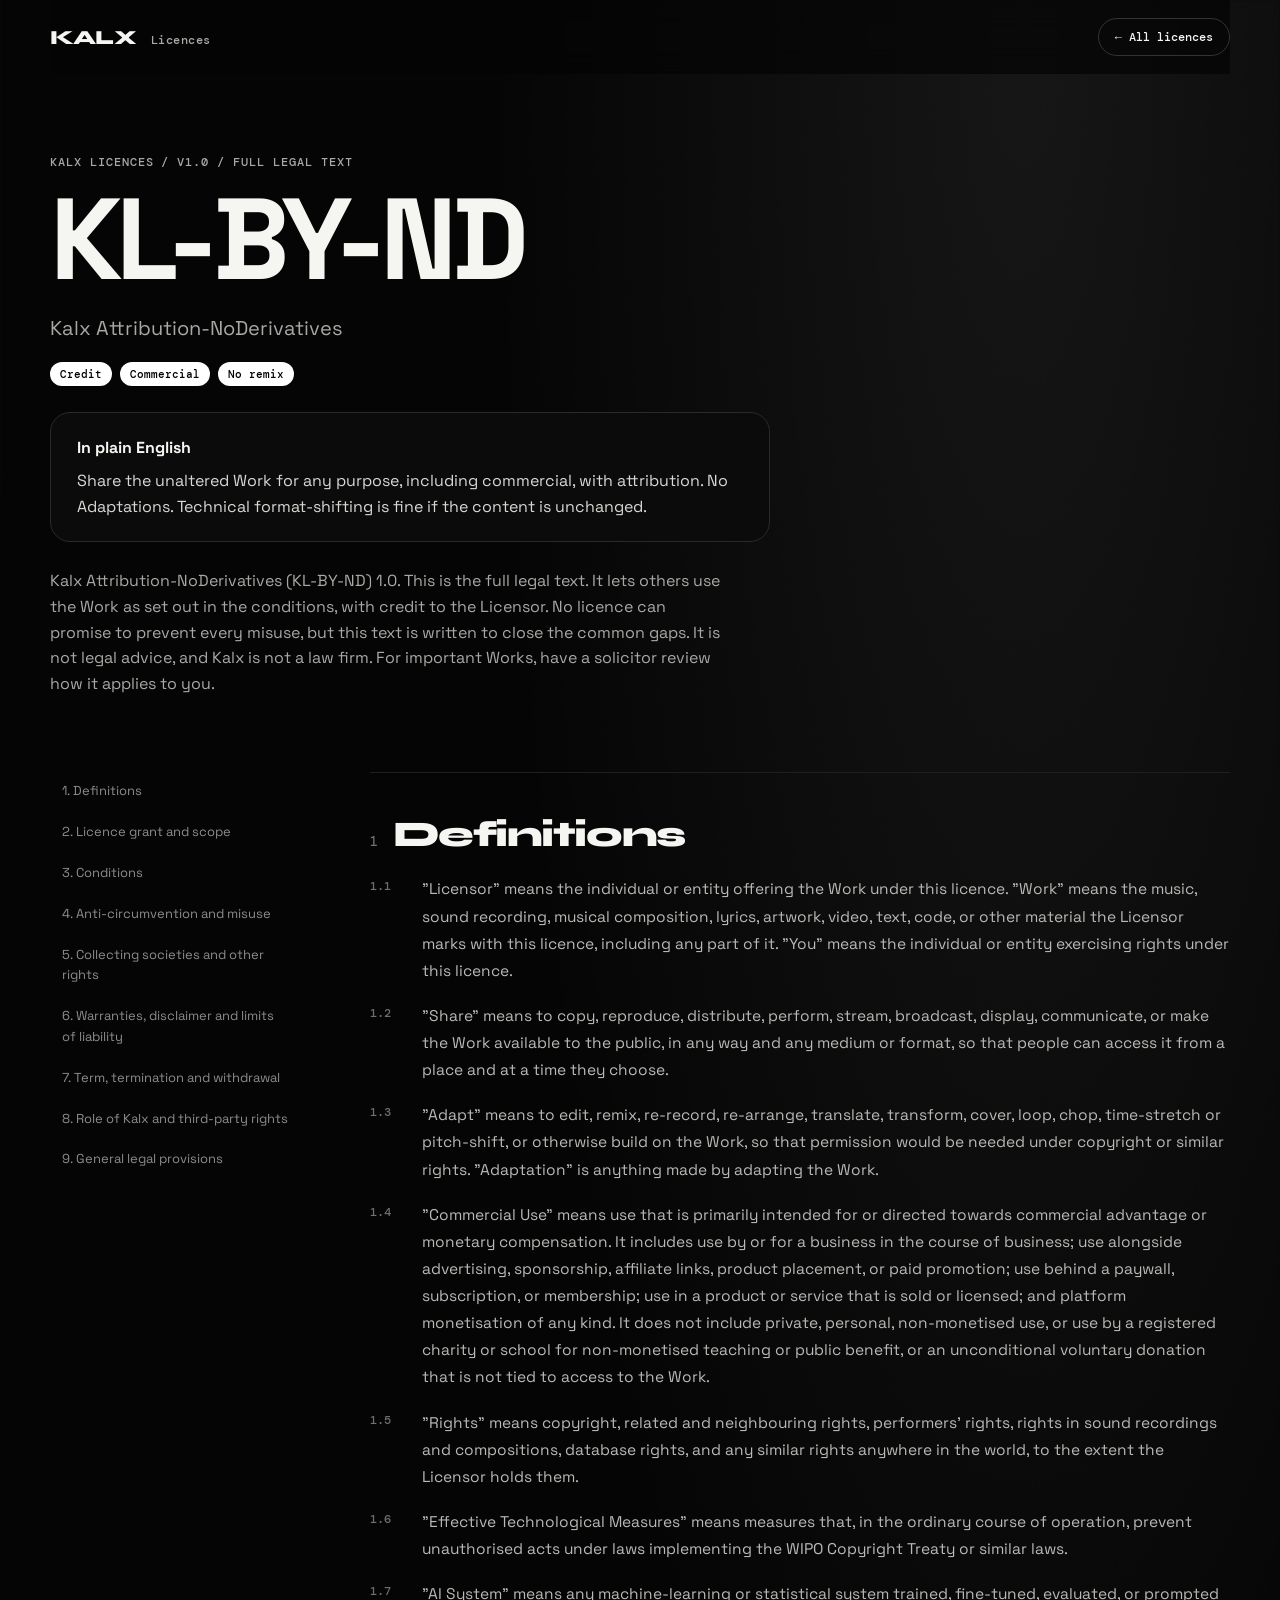
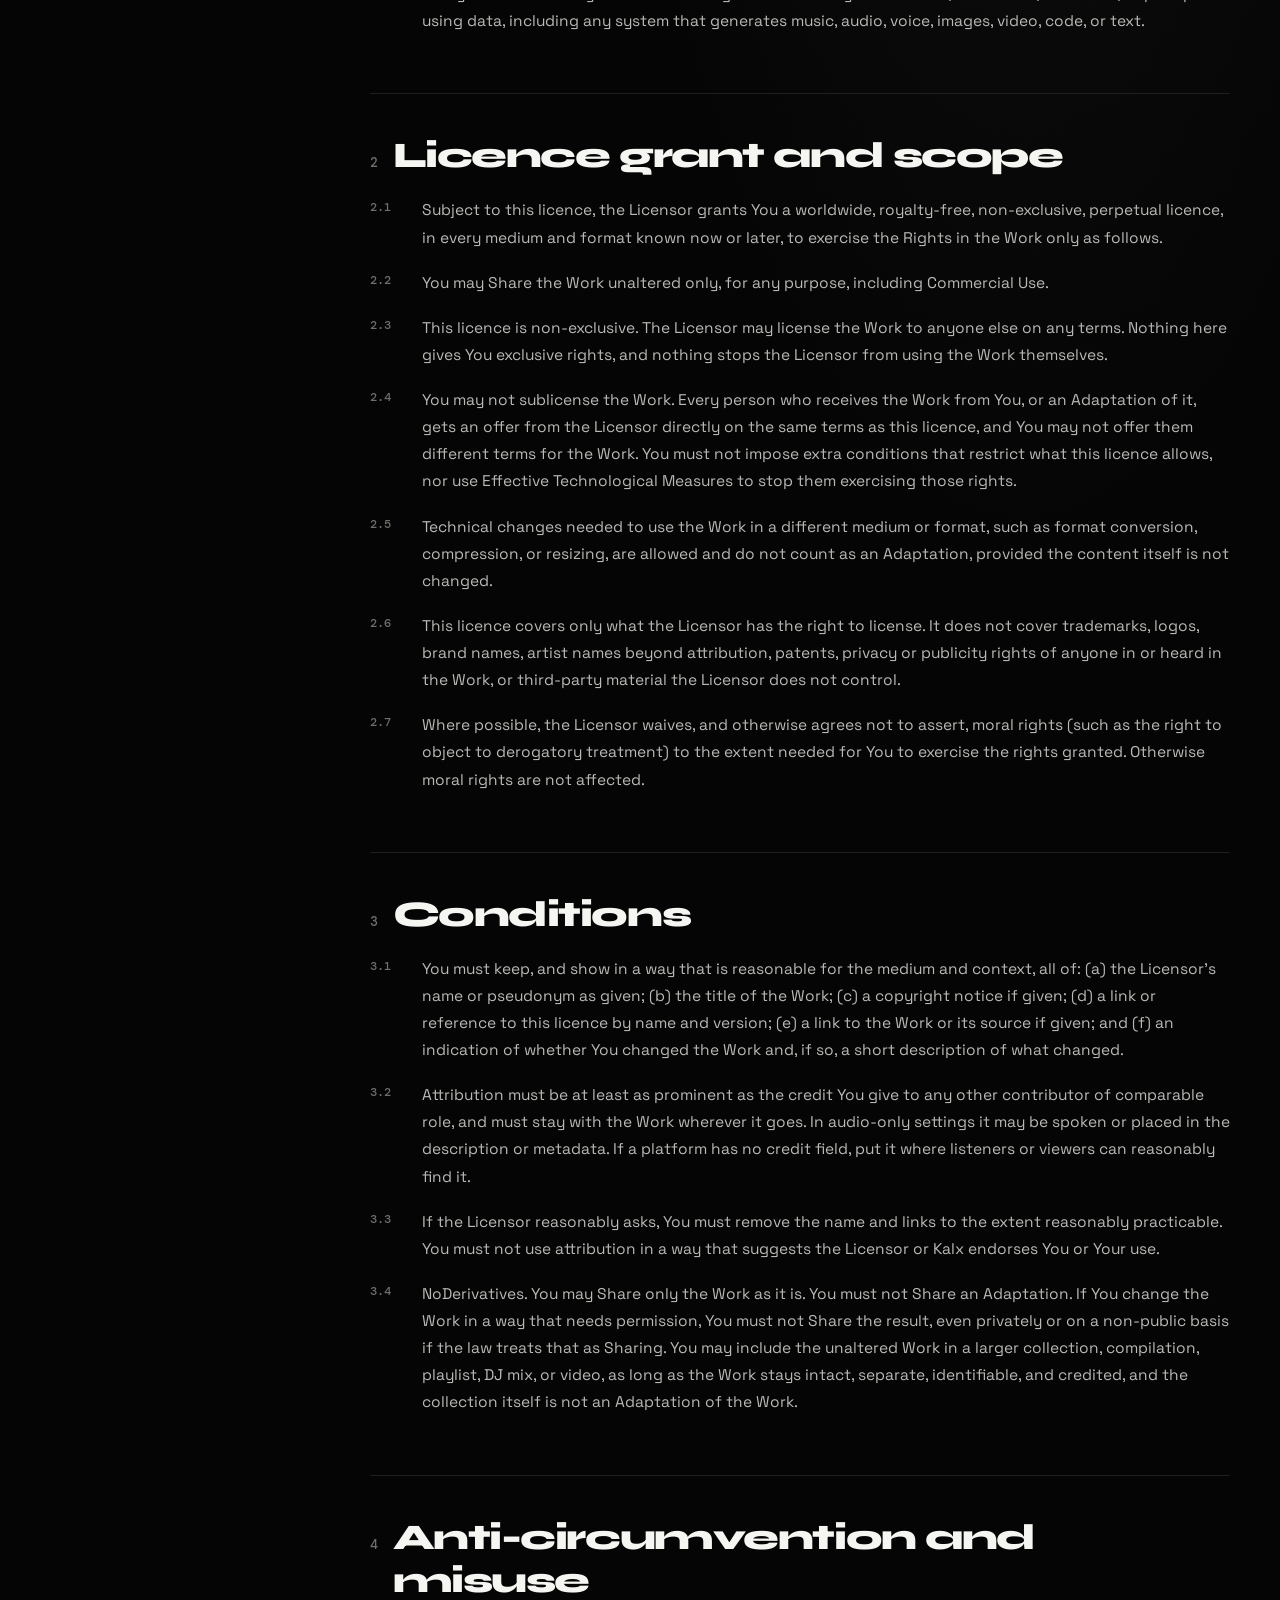
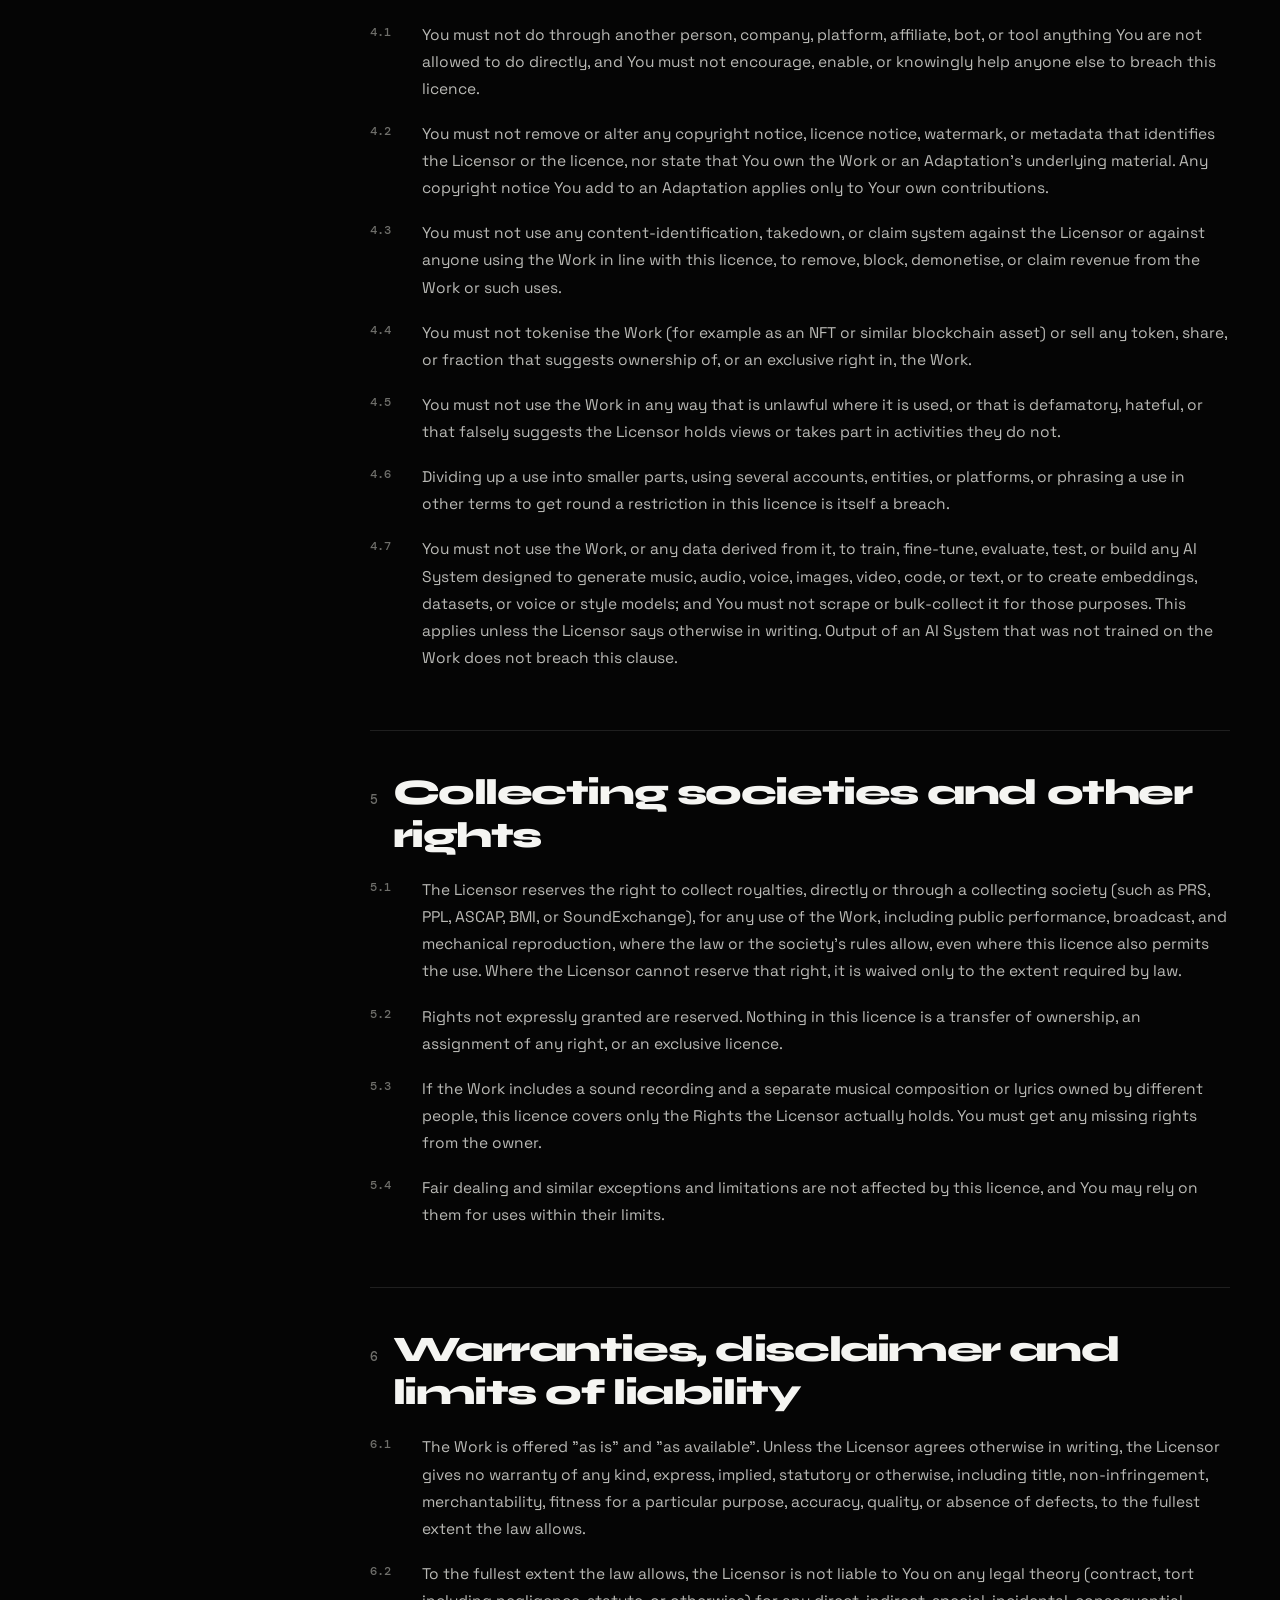
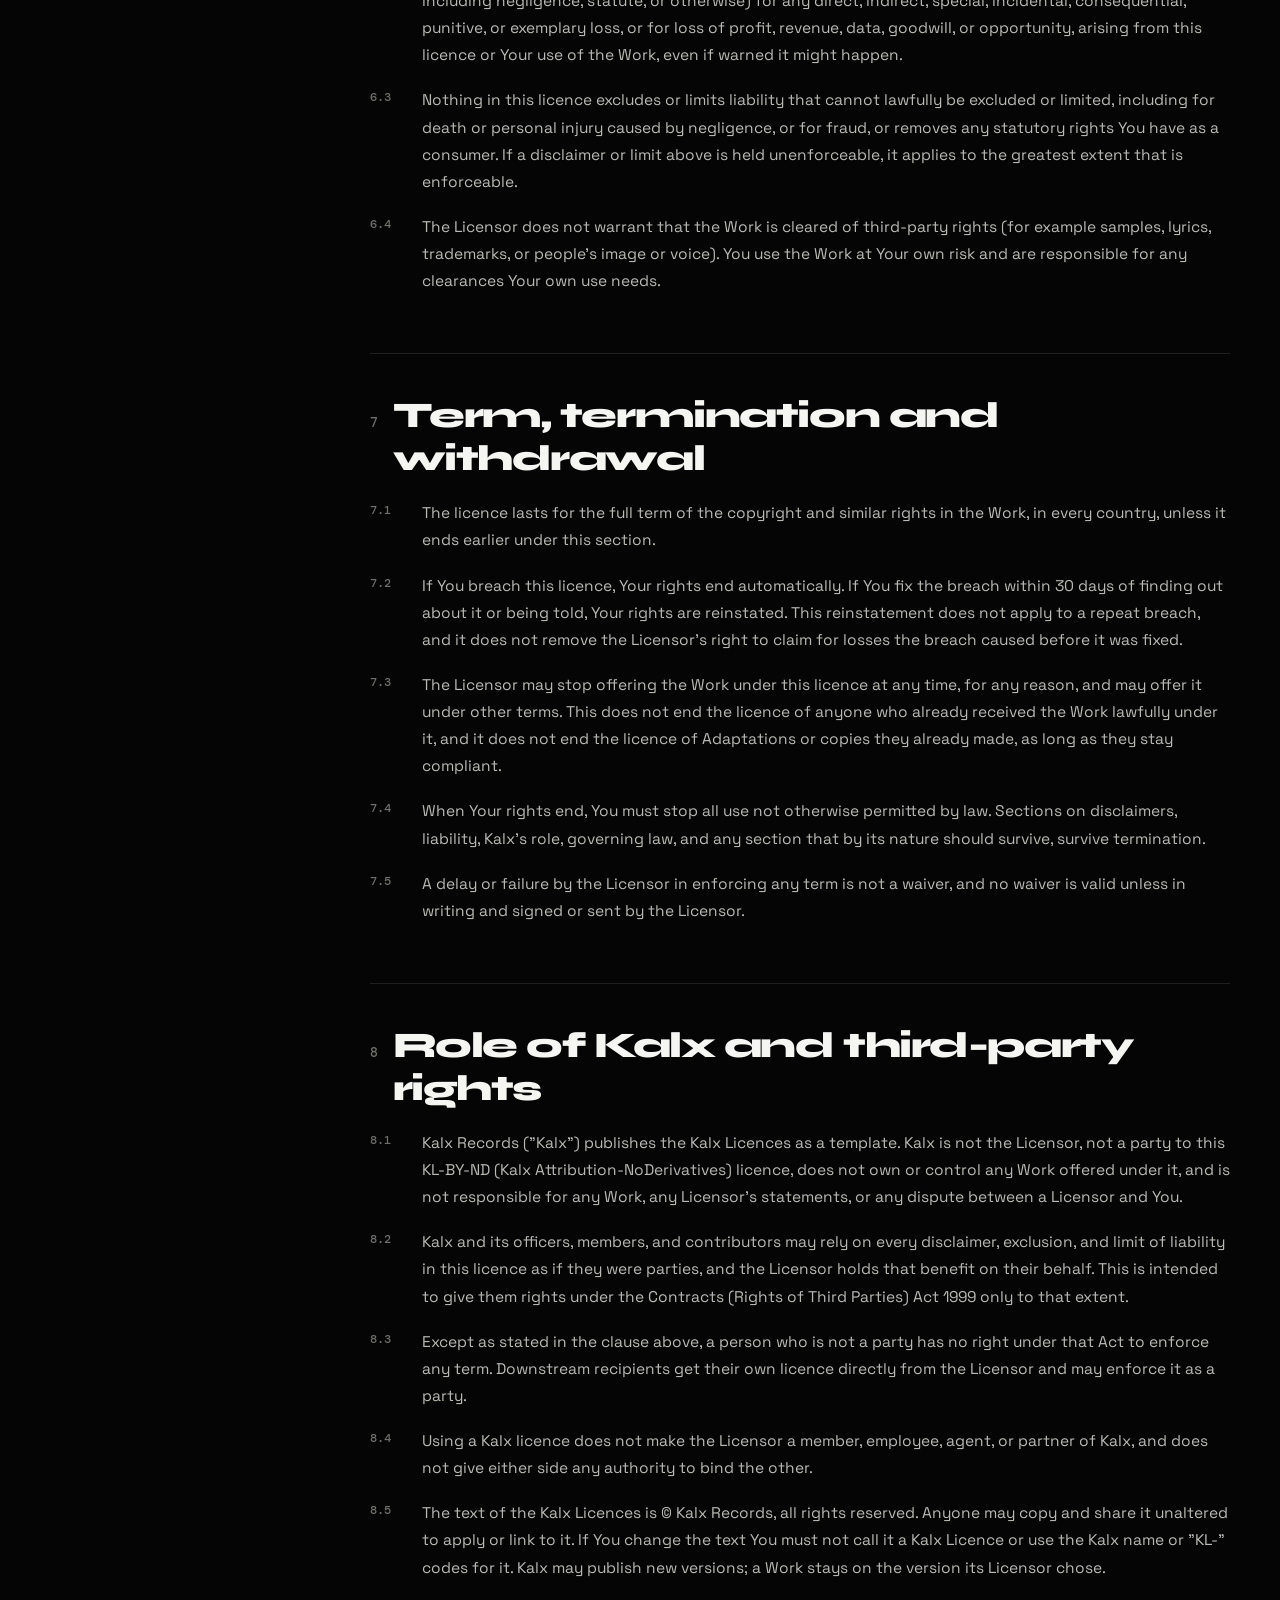
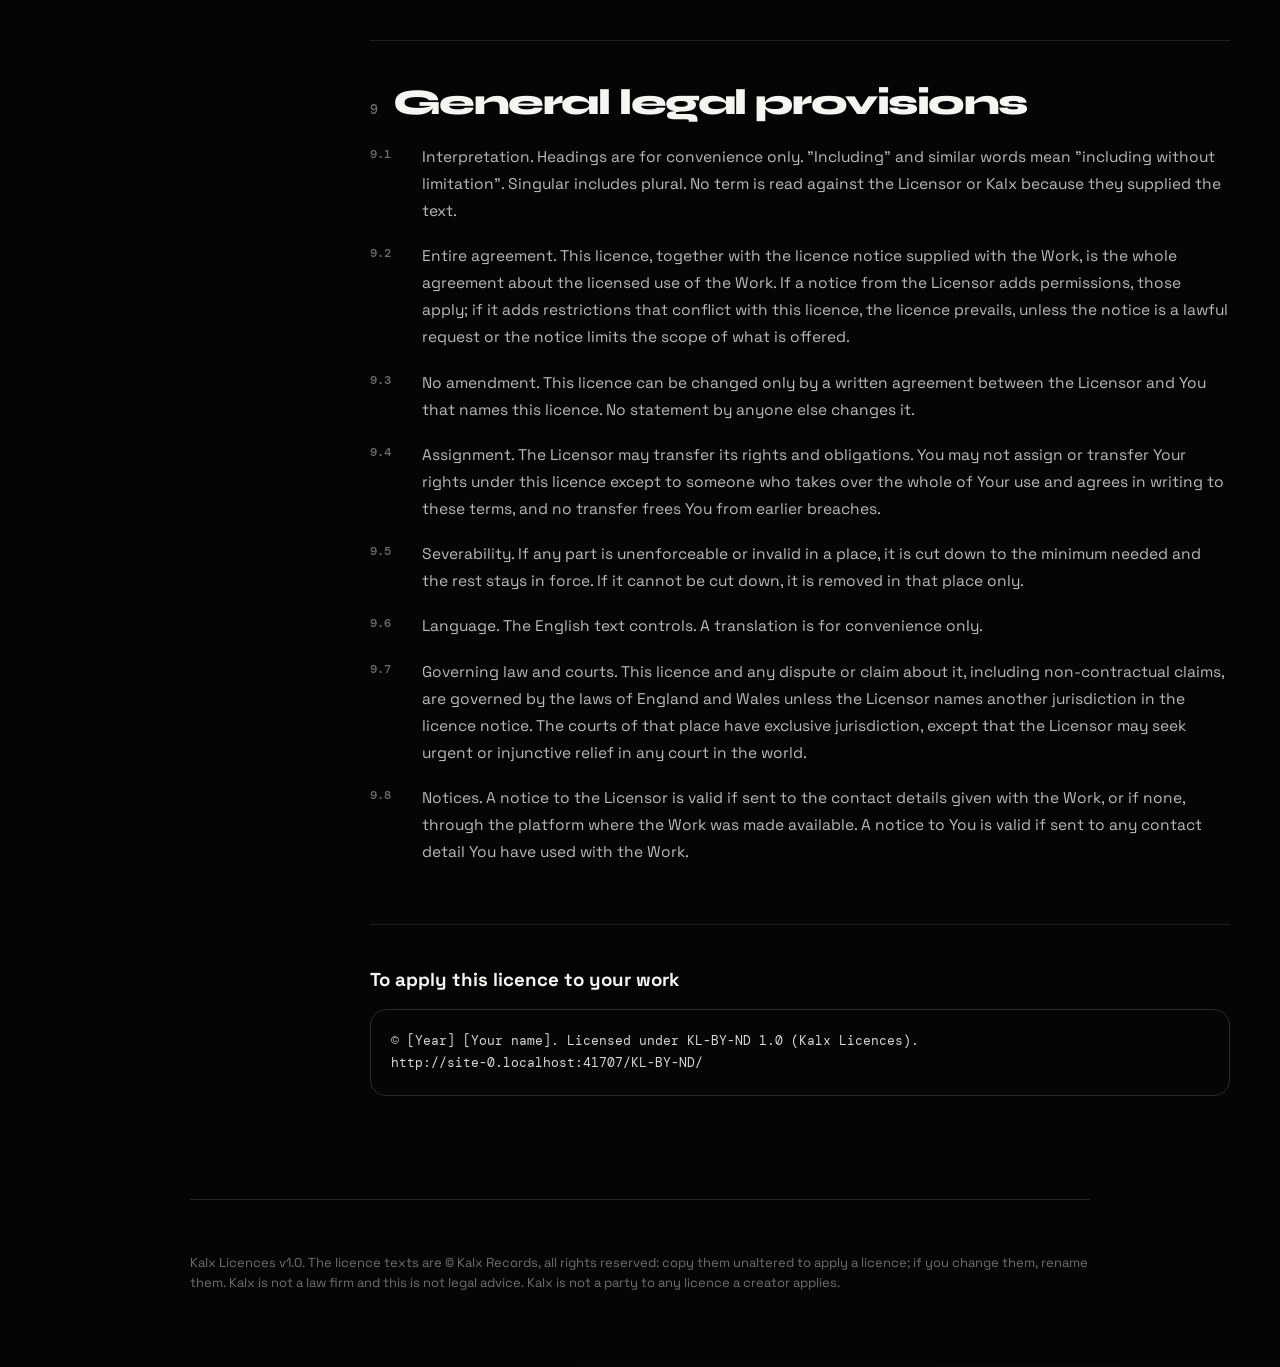
<file: KL-BY-ND/index.html>
<!doctype html><html lang="en"><head><meta charset="utf-8"><meta name="viewport" content="width=device-width,initial-scale=1"><title>KL-BY-ND — Kalx Attribution-NoDerivatives</title><meta name="description" content="Share the unaltered Work for any purpose, including commercial, with attribution. No Adaptations. Technical format-shifting is fine if the content is uncha"><meta name="theme-color" content="#050505"><link rel="icon" href="data:image/svg+xml,%3Csvg xmlns='http://www.w3.org/2000/svg' viewBox='0 0 32 32'%3E%3Crect width='32' height='32' rx='7' fill='%23050505'/%3E%3Ctext x='16' y='23' font-size='20' font-family='sans-serif' font-weight='800' text-anchor='middle' fill='%23fff'%3EK%3C/text%3E%3C/svg%3E"><link rel="preconnect" href="https://fonts.googleapis.com"><link rel="preconnect" href="https://fonts.gstatic.com" crossorigin><link href="https://fonts.googleapis.com/css2?family=DM+Mono:wght@400;500&family=Space+Grotesk:wght@400;500;700&family=Syne:wght@700;800&display=swap" rel="stylesheet"><link rel="stylesheet" href="../style.css"></head><body><header class="nav wrap"><a class="wordmark" href="../">KALX <em>Licences</em></a><a class="pill" href="../">← All licences</a></header><section class="hero wrap"><p class="eyebrow">Kalx Licences / v1.0 / Full legal text</p><h1>KL-BY-ND</h1><p class="sub big">Kalx Attribution-NoDerivatives</p><div class="tags"><span>Credit</span><span>Commercial</span><span>No remix</span></div><div class="plain"><strong>In plain English</strong><p>Share the unaltered Work for any purpose, including commercial, with attribution. No Adaptations. Technical format-shifting is fine if the content is unchanged.</p></div><p class="lede">Kalx Attribution-NoDerivatives (KL-BY-ND) 1.0. This is the full legal text. It lets others use the Work as set out in the conditions, with credit to the Licensor. No licence can promise to prevent every misuse, but this text is written to close the common gaps. It is not legal advice, and Kalx is not a law firm. For important Works, have a solicitor review how it applies to you.</p></section><section class="wrap doc"><nav class="toc" aria-label="Sections"><a href="#s1">1. Definitions</a><a href="#s2">2. Licence grant and scope</a><a href="#s3">3. Conditions</a><a href="#s4">4. Anti-circumvention and misuse</a><a href="#s5">5. Collecting societies and other rights</a><a href="#s6">6. Warranties, disclaimer and limits of liability</a><a href="#s7">7. Term, termination and withdrawal</a><a href="#s8">8. Role of Kalx and third-party rights</a><a href="#s9">9. General legal provisions</a></nav><div class="body"><section id="s1"><h2><span>1</span>Definitions</h2><ol><li data-n="1.1">&quot;Licensor&quot; means the individual or entity offering the Work under this licence. &quot;Work&quot; means the music, sound recording, musical composition, lyrics, artwork, video, text, code, or other material the Licensor marks with this licence, including any part of it. &quot;You&quot; means the individual or entity exercising rights under this licence.</li><li data-n="1.2">&quot;Share&quot; means to copy, reproduce, distribute, perform, stream, broadcast, display, communicate, or make the Work available to the public, in any way and any medium or format, so that people can access it from a place and at a time they choose.</li><li data-n="1.3">&quot;Adapt&quot; means to edit, remix, re-record, re-arrange, translate, transform, cover, loop, chop, time-stretch or pitch-shift, or otherwise build on the Work, so that permission would be needed under copyright or similar rights. &quot;Adaptation&quot; is anything made by adapting the Work.</li><li data-n="1.4">&quot;Commercial Use&quot; means use that is primarily intended for or directed towards commercial advantage or monetary compensation. It includes use by or for a business in the course of business; use alongside advertising, sponsorship, affiliate links, product placement, or paid promotion; use behind a paywall, subscription, or membership; use in a product or service that is sold or licensed; and platform monetisation of any kind. It does not include private, personal, non-monetised use, or use by a registered charity or school for non-monetised teaching or public benefit, or an unconditional voluntary donation that is not tied to access to the Work.</li><li data-n="1.5">&quot;Rights&quot; means copyright, related and neighbouring rights, performers' rights, rights in sound recordings and compositions, database rights, and any similar rights anywhere in the world, to the extent the Licensor holds them.</li><li data-n="1.6">&quot;Effective Technological Measures&quot; means measures that, in the ordinary course of operation, prevent unauthorised acts under laws implementing the WIPO Copyright Treaty or similar laws.</li><li data-n="1.7">&quot;AI System&quot; means any machine-learning or statistical system trained, fine-tuned, evaluated, or prompted using data, including any system that generates music, audio, voice, images, video, code, or text.</li></ol></section><section id="s2"><h2><span>2</span>Licence grant and scope</h2><ol><li data-n="2.1">Subject to this licence, the Licensor grants You a worldwide, royalty-free, non-exclusive, perpetual licence, in every medium and format known now or later, to exercise the Rights in the Work only as follows.</li><li data-n="2.2">You may Share the Work unaltered only, for any purpose, including Commercial Use.</li><li data-n="2.3">This licence is non-exclusive. The Licensor may license the Work to anyone else on any terms. Nothing here gives You exclusive rights, and nothing stops the Licensor from using the Work themselves.</li><li data-n="2.4">You may not sublicense the Work. Every person who receives the Work from You, or an Adaptation of it, gets an offer from the Licensor directly on the same terms as this licence, and You may not offer them different terms for the Work. You must not impose extra conditions that restrict what this licence allows, nor use Effective Technological Measures to stop them exercising those rights.</li><li data-n="2.5">Technical changes needed to use the Work in a different medium or format, such as format conversion, compression, or resizing, are allowed and do not count as an Adaptation, provided the content itself is not changed.</li><li data-n="2.6">This licence covers only what the Licensor has the right to license. It does not cover trademarks, logos, brand names, artist names beyond attribution, patents, privacy or publicity rights of anyone in or heard in the Work, or third-party material the Licensor does not control.</li><li data-n="2.7">Where possible, the Licensor waives, and otherwise agrees not to assert, moral rights (such as the right to object to derogatory treatment) to the extent needed for You to exercise the rights granted. Otherwise moral rights are not affected.</li></ol></section><section id="s3"><h2><span>3</span>Conditions</h2><ol><li data-n="3.1">You must keep, and show in a way that is reasonable for the medium and context, all of: (a) the Licensor's name or pseudonym as given; (b) the title of the Work; (c) a copyright notice if given; (d) a link or reference to this licence by name and version; (e) a link to the Work or its source if given; and (f) an indication of whether You changed the Work and, if so, a short description of what changed.</li><li data-n="3.2">Attribution must be at least as prominent as the credit You give to any other contributor of comparable role, and must stay with the Work wherever it goes. In audio-only settings it may be spoken or placed in the description or metadata. If a platform has no credit field, put it where listeners or viewers can reasonably find it.</li><li data-n="3.3">If the Licensor reasonably asks, You must remove the name and links to the extent reasonably practicable. You must not use attribution in a way that suggests the Licensor or Kalx endorses You or Your use.</li><li data-n="3.4">NoDerivatives. You may Share only the Work as it is. You must not Share an Adaptation. If You change the Work in a way that needs permission, You must not Share the result, even privately or on a non-public basis if the law treats that as Sharing. You may include the unaltered Work in a larger collection, compilation, playlist, DJ mix, or video, as long as the Work stays intact, separate, identifiable, and credited, and the collection itself is not an Adaptation of the Work.</li></ol></section><section id="s4"><h2><span>4</span>Anti-circumvention and misuse</h2><ol><li data-n="4.1">You must not do through another person, company, platform, affiliate, bot, or tool anything You are not allowed to do directly, and You must not encourage, enable, or knowingly help anyone else to breach this licence.</li><li data-n="4.2">You must not remove or alter any copyright notice, licence notice, watermark, or metadata that identifies the Licensor or the licence, nor state that You own the Work or an Adaptation's underlying material. Any copyright notice You add to an Adaptation applies only to Your own contributions.</li><li data-n="4.3">You must not use any content-identification, takedown, or claim system against the Licensor or against anyone using the Work in line with this licence, to remove, block, demonetise, or claim revenue from the Work or such uses.</li><li data-n="4.4">You must not tokenise the Work (for example as an NFT or similar blockchain asset) or sell any token, share, or fraction that suggests ownership of, or an exclusive right in, the Work.</li><li data-n="4.5">You must not use the Work in any way that is unlawful where it is used, or that is defamatory, hateful, or that falsely suggests the Licensor holds views or takes part in activities they do not.</li><li data-n="4.6">Dividing up a use into smaller parts, using several accounts, entities, or platforms, or phrasing a use in other terms to get round a restriction in this licence is itself a breach.</li><li data-n="4.7">You must not use the Work, or any data derived from it, to train, fine-tune, evaluate, test, or build any AI System designed to generate music, audio, voice, images, video, code, or text, or to create embeddings, datasets, or voice or style models; and You must not scrape or bulk-collect it for those purposes. This applies unless the Licensor says otherwise in writing. Output of an AI System that was not trained on the Work does not breach this clause.</li></ol></section><section id="s5"><h2><span>5</span>Collecting societies and other rights</h2><ol><li data-n="5.1">The Licensor reserves the right to collect royalties, directly or through a collecting society (such as PRS, PPL, ASCAP, BMI, or SoundExchange), for any use of the Work, including public performance, broadcast, and mechanical reproduction, where the law or the society's rules allow, even where this licence also permits the use. Where the Licensor cannot reserve that right, it is waived only to the extent required by law.</li><li data-n="5.2">Rights not expressly granted are reserved. Nothing in this licence is a transfer of ownership, an assignment of any right, or an exclusive licence.</li><li data-n="5.3">If the Work includes a sound recording and a separate musical composition or lyrics owned by different people, this licence covers only the Rights the Licensor actually holds. You must get any missing rights from the owner.</li><li data-n="5.4">Fair dealing and similar exceptions and limitations are not affected by this licence, and You may rely on them for uses within their limits.</li></ol></section><section id="s6"><h2><span>6</span>Warranties, disclaimer and limits of liability</h2><ol><li data-n="6.1">The Work is offered &quot;as is&quot; and &quot;as available&quot;. Unless the Licensor agrees otherwise in writing, the Licensor gives no warranty of any kind, express, implied, statutory or otherwise, including title, non-infringement, merchantability, fitness for a particular purpose, accuracy, quality, or absence of defects, to the fullest extent the law allows.</li><li data-n="6.2">To the fullest extent the law allows, the Licensor is not liable to You on any legal theory (contract, tort including negligence, statute, or otherwise) for any direct, indirect, special, incidental, consequential, punitive, or exemplary loss, or for loss of profit, revenue, data, goodwill, or opportunity, arising from this licence or Your use of the Work, even if warned it might happen.</li><li data-n="6.3">Nothing in this licence excludes or limits liability that cannot lawfully be excluded or limited, including for death or personal injury caused by negligence, or for fraud, or removes any statutory rights You have as a consumer. If a disclaimer or limit above is held unenforceable, it applies to the greatest extent that is enforceable.</li><li data-n="6.4">The Licensor does not warrant that the Work is cleared of third-party rights (for example samples, lyrics, trademarks, or people's image or voice). You use the Work at Your own risk and are responsible for any clearances Your own use needs.</li></ol></section><section id="s7"><h2><span>7</span>Term, termination and withdrawal</h2><ol><li data-n="7.1">The licence lasts for the full term of the copyright and similar rights in the Work, in every country, unless it ends earlier under this section.</li><li data-n="7.2">If You breach this licence, Your rights end automatically. If You fix the breach within 30 days of finding out about it or being told, Your rights are reinstated. This reinstatement does not apply to a repeat breach, and it does not remove the Licensor's right to claim for losses the breach caused before it was fixed.</li><li data-n="7.3">The Licensor may stop offering the Work under this licence at any time, for any reason, and may offer it under other terms. This does not end the licence of anyone who already received the Work lawfully under it, and it does not end the licence of Adaptations or copies they already made, as long as they stay compliant.</li><li data-n="7.4">When Your rights end, You must stop all use not otherwise permitted by law. Sections on disclaimers, liability, Kalx's role, governing law, and any section that by its nature should survive, survive termination.</li><li data-n="7.5">A delay or failure by the Licensor in enforcing any term is not a waiver, and no waiver is valid unless in writing and signed or sent by the Licensor.</li></ol></section><section id="s8"><h2><span>8</span>Role of Kalx and third-party rights</h2><ol><li data-n="8.1">Kalx Records (&quot;Kalx&quot;) publishes the Kalx Licences as a template. Kalx is not the Licensor, not a party to this KL-BY-ND (Kalx Attribution-NoDerivatives) licence, does not own or control any Work offered under it, and is not responsible for any Work, any Licensor's statements, or any dispute between a Licensor and You.</li><li data-n="8.2">Kalx and its officers, members, and contributors may rely on every disclaimer, exclusion, and limit of liability in this licence as if they were parties, and the Licensor holds that benefit on their behalf. This is intended to give them rights under the Contracts (Rights of Third Parties) Act 1999 only to that extent.</li><li data-n="8.3">Except as stated in the clause above, a person who is not a party has no right under that Act to enforce any term. Downstream recipients get their own licence directly from the Licensor and may enforce it as a party.</li><li data-n="8.4">Using a Kalx licence does not make the Licensor a member, employee, agent, or partner of Kalx, and does not give either side any authority to bind the other.</li><li data-n="8.5">The text of the Kalx Licences is © Kalx Records, all rights reserved. Anyone may copy and share it unaltered to apply or link to it. If You change the text You must not call it a Kalx Licence or use the Kalx name or &quot;KL-&quot; codes for it. Kalx may publish new versions; a Work stays on the version its Licensor chose.</li></ol></section><section id="s9"><h2><span>9</span>General legal provisions</h2><ol><li data-n="9.1">Interpretation. Headings are for convenience only. &quot;Including&quot; and similar words mean &quot;including without limitation&quot;. Singular includes plural. No term is read against the Licensor or Kalx because they supplied the text.</li><li data-n="9.2">Entire agreement. This licence, together with the licence notice supplied with the Work, is the whole agreement about the licensed use of the Work. If a notice from the Licensor adds permissions, those apply; if it adds restrictions that conflict with this licence, the licence prevails, unless the notice is a lawful request or the notice limits the scope of what is offered.</li><li data-n="9.3">No amendment. This licence can be changed only by a written agreement between the Licensor and You that names this licence. No statement by anyone else changes it.</li><li data-n="9.4">Assignment. The Licensor may transfer its rights and obligations. You may not assign or transfer Your rights under this licence except to someone who takes over the whole of Your use and agrees in writing to these terms, and no transfer frees You from earlier breaches.</li><li data-n="9.5">Severability. If any part is unenforceable or invalid in a place, it is cut down to the minimum needed and the rest stays in force. If it cannot be cut down, it is removed in that place only.</li><li data-n="9.6">Language. The English text controls. A translation is for convenience only.</li><li data-n="9.7">Governing law and courts. This licence and any dispute or claim about it, including non-contractual claims, are governed by the laws of England and Wales unless the Licensor names another jurisdiction in the licence notice. The courts of that place have exclusive jurisdiction, except that the Licensor may seek urgent or injunctive relief in any court in the world.</li><li data-n="9.8">Notices. A notice to the Licensor is valid if sent to the contact details given with the Work, or if none, through the platform where the Work was made available. A notice to You is valid if sent to any contact detail You have used with the Work.</li></ol></section><div class="apply"><h3>To apply this licence to your work</h3><pre>© [Year] [Your name]. Licensed under KL-BY-ND 1.0 (Kalx Licences).
<span data-url>https://USERNAME.github.io/kalx/KL-BY-ND/</span></pre></div></div></section><footer class="footer wrap"><p>Kalx Licences v1.0. The licence texts are © Kalx Records, all rights reserved: copy them unaltered to apply a licence; if you change them, rename them. Kalx is not a law firm and this is not legal advice. Kalx is not a party to any licence a creator applies.</p></footer><script>if(/^https?:/.test(location.href)){var b=location.origin+location.pathname.replace(/index\.html$/,'').replace(/KL-[^/]*\/$/,'');if(b.slice(-1)!=='/')b+='/';document.querySelectorAll('[data-url]').forEach(function(e){e.textContent=e.textContent.replace('https://USERNAME.github.io/kalx/',b)})}</script></body></html>
</file>
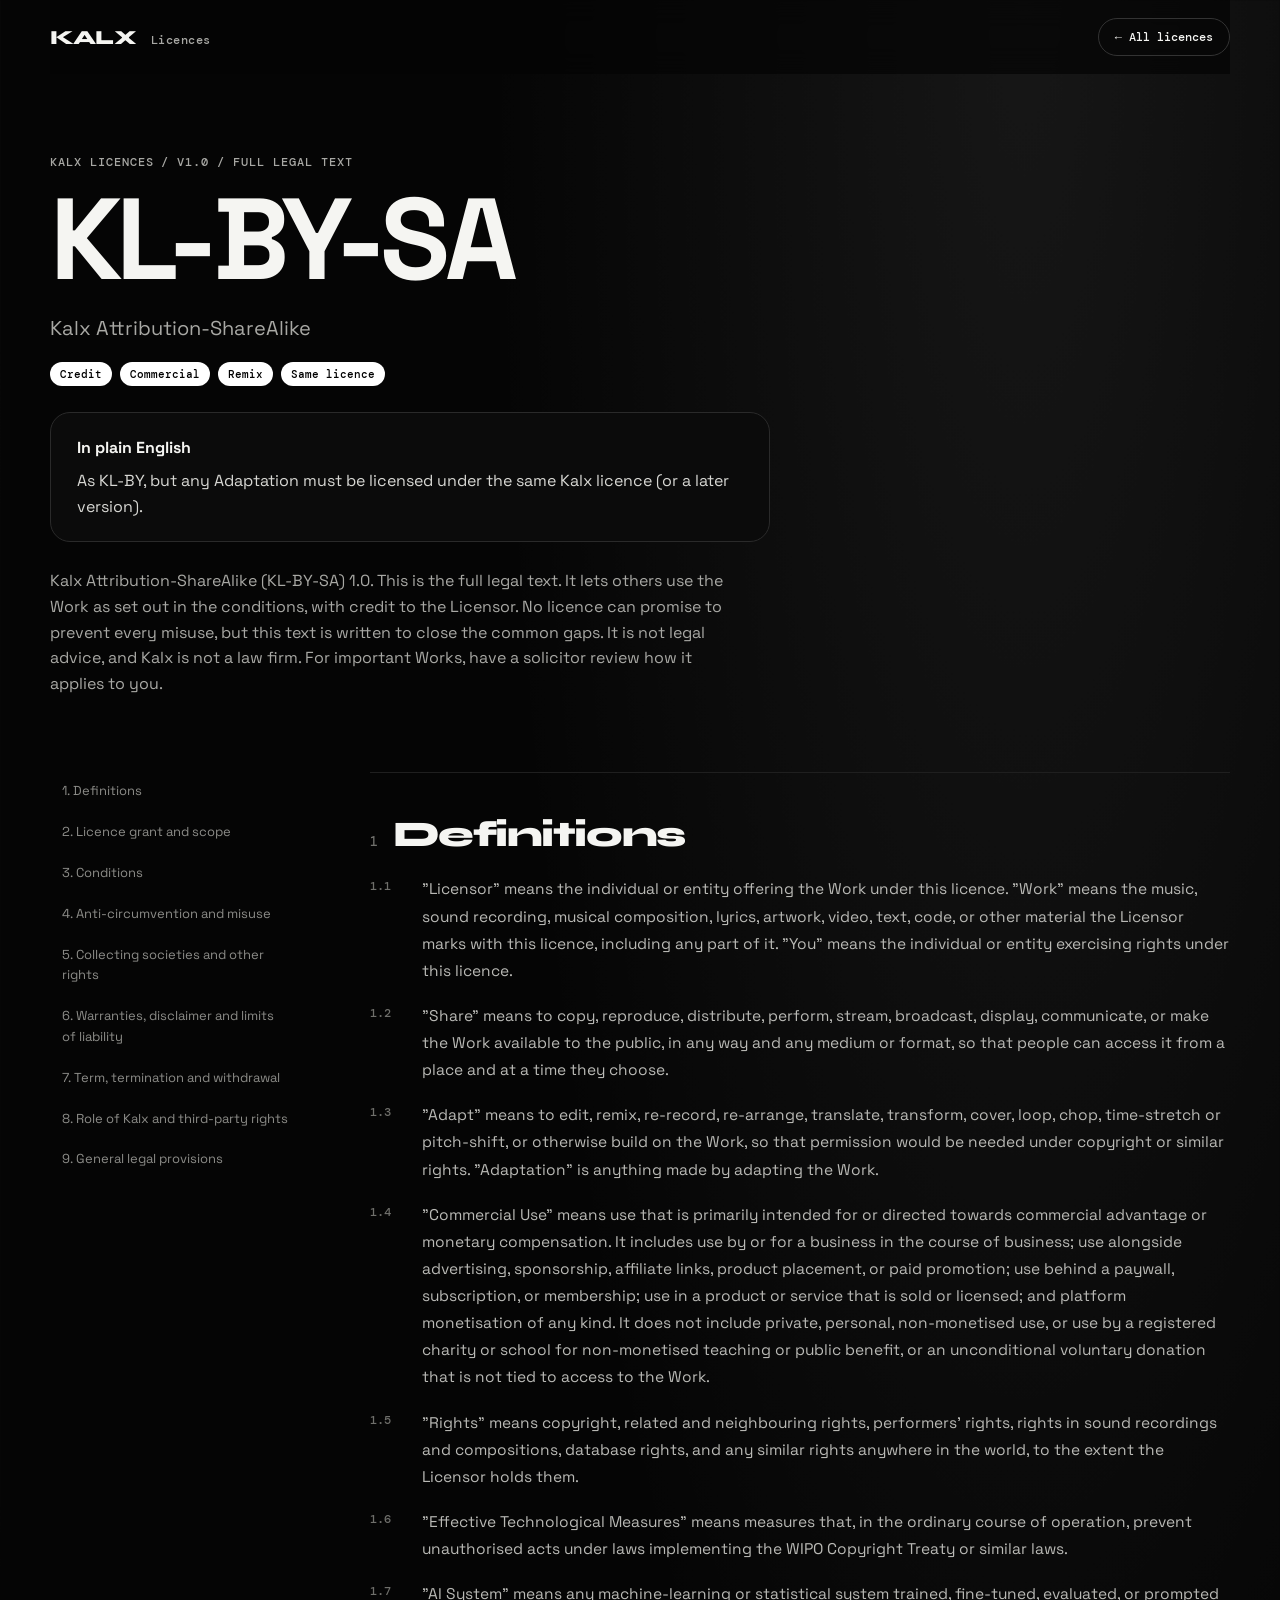
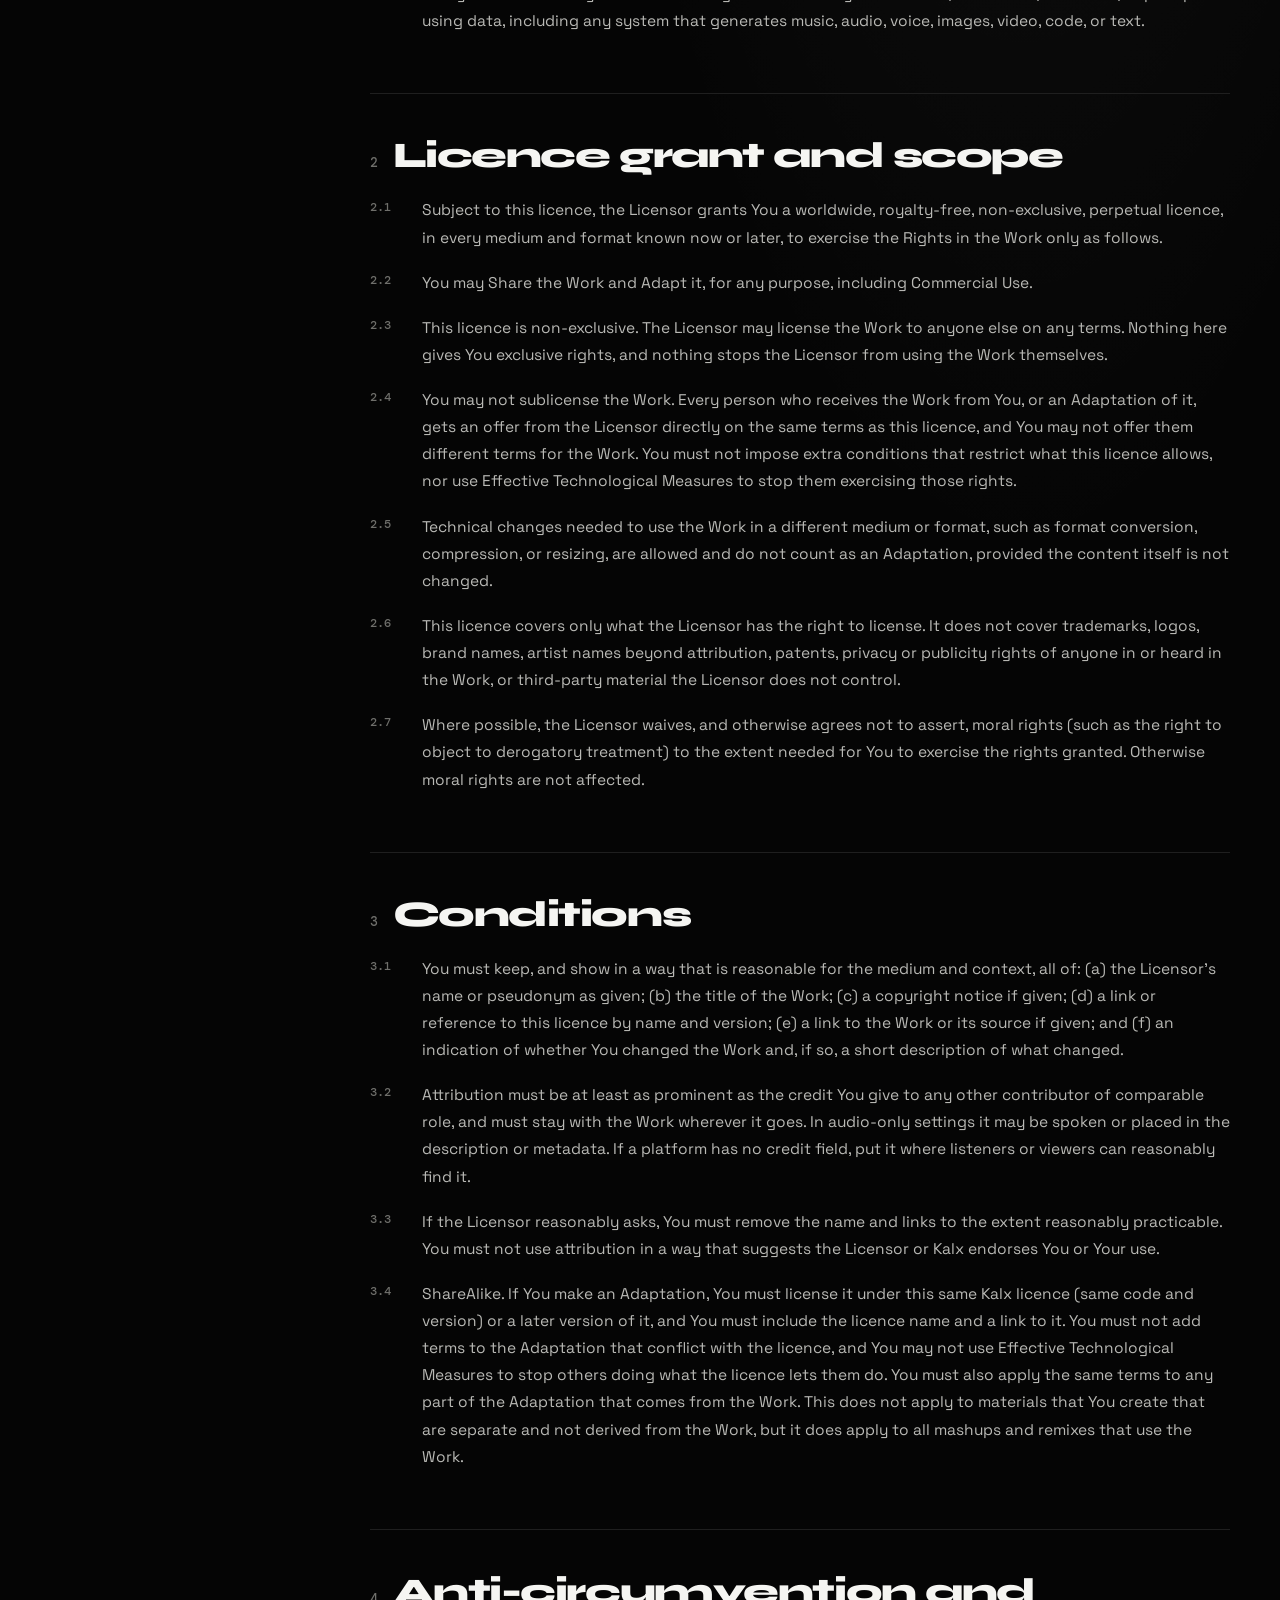
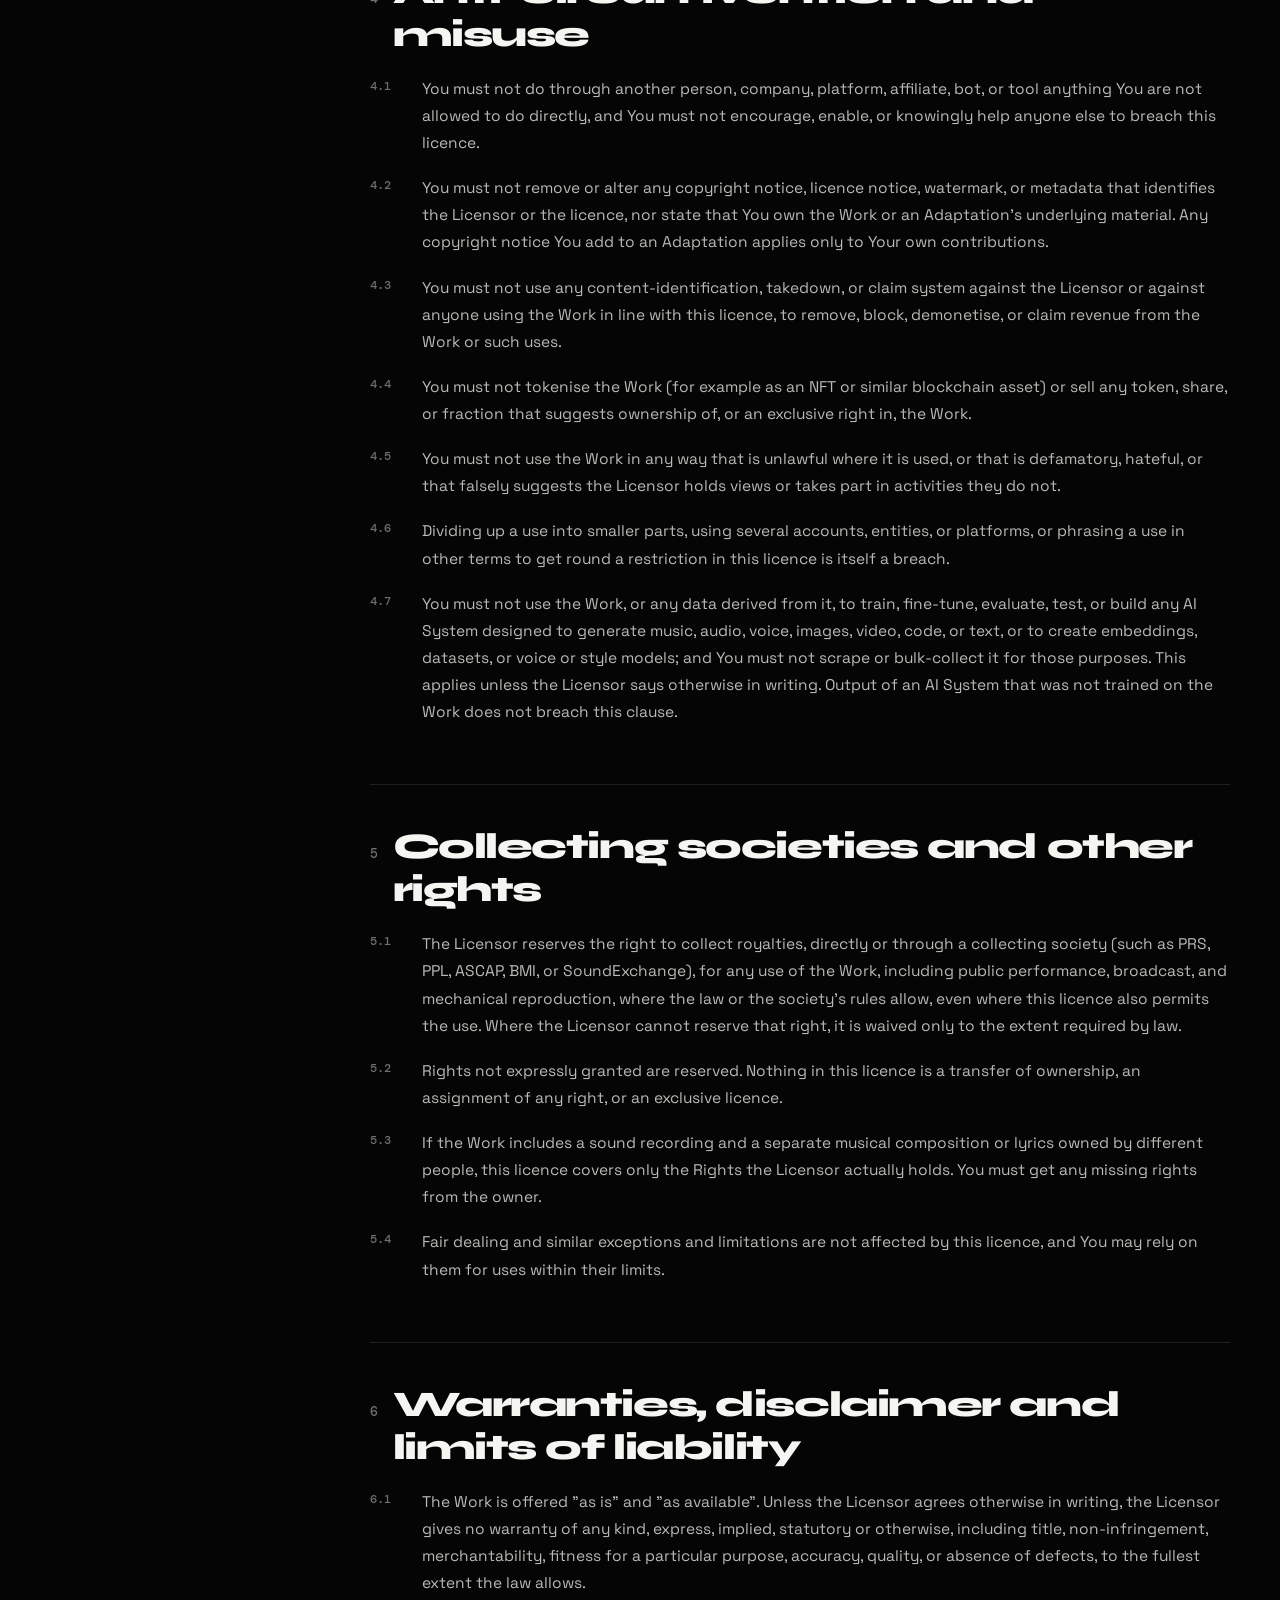
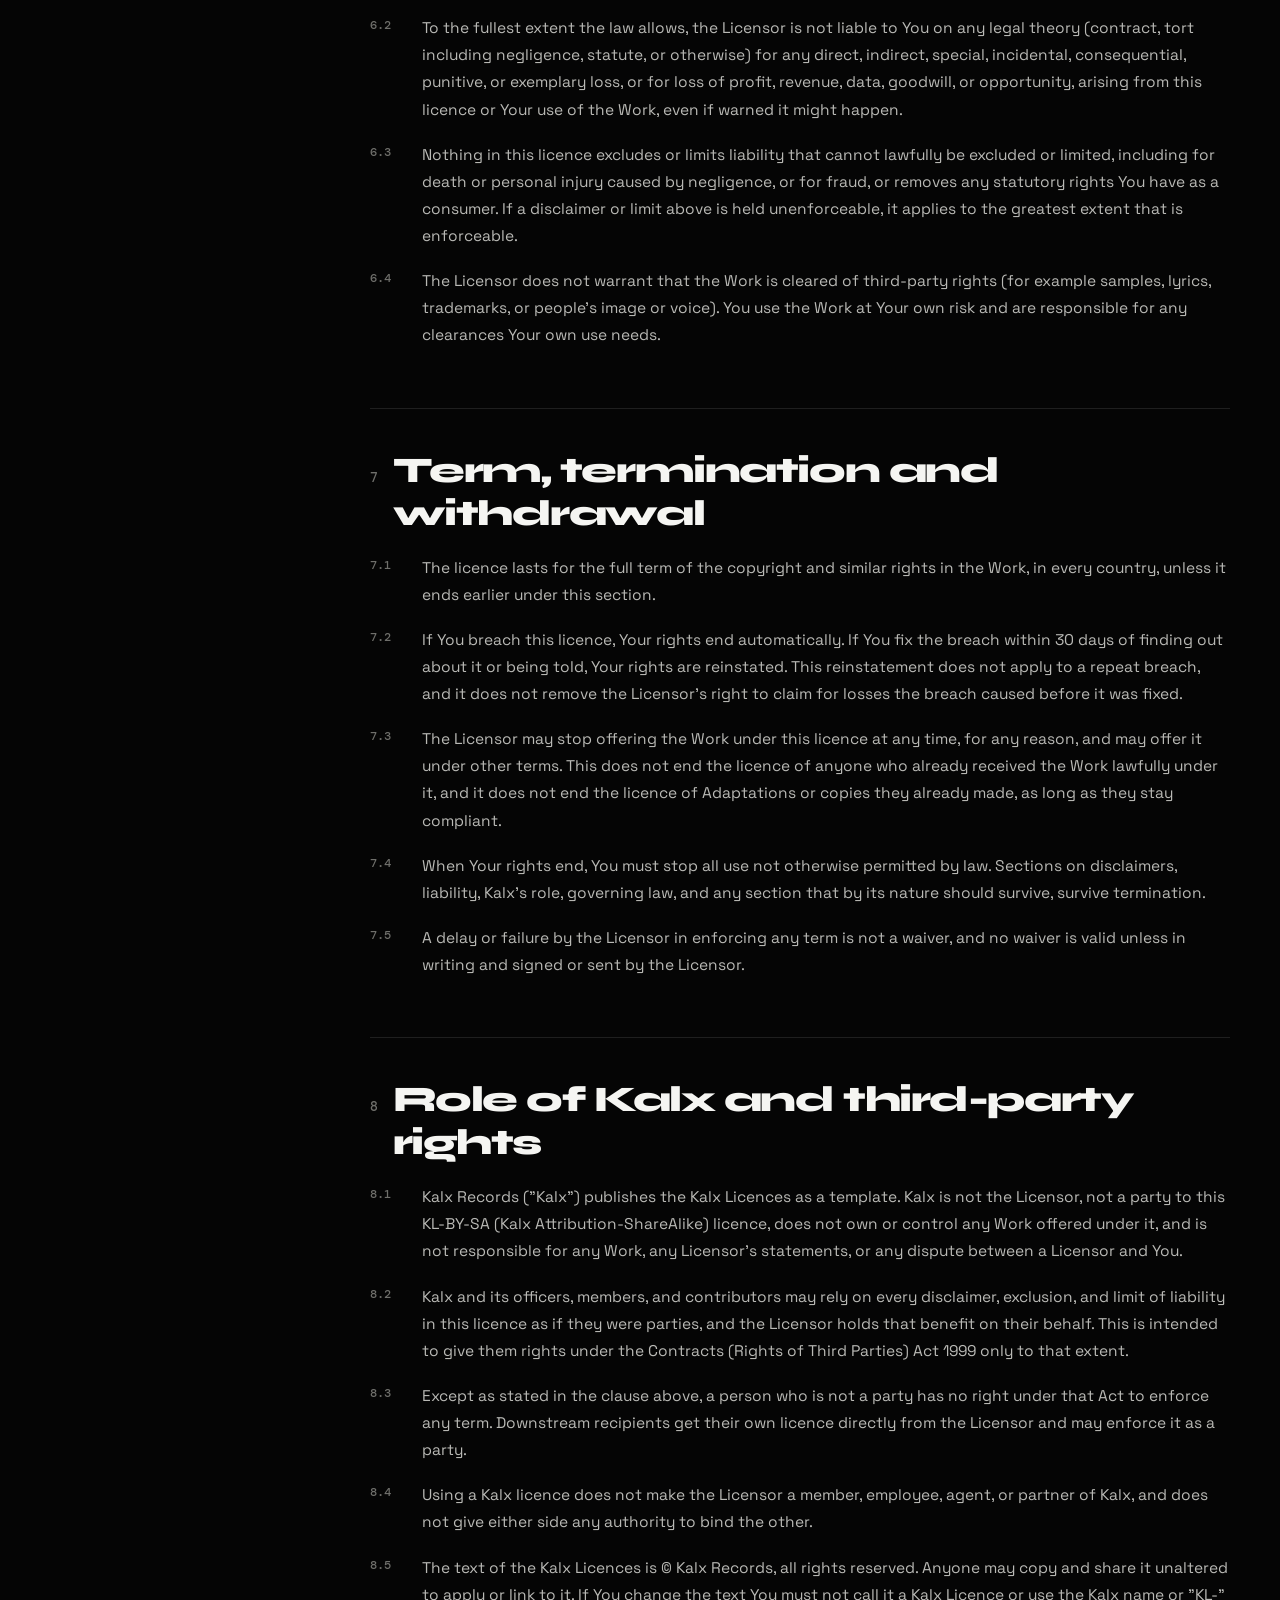
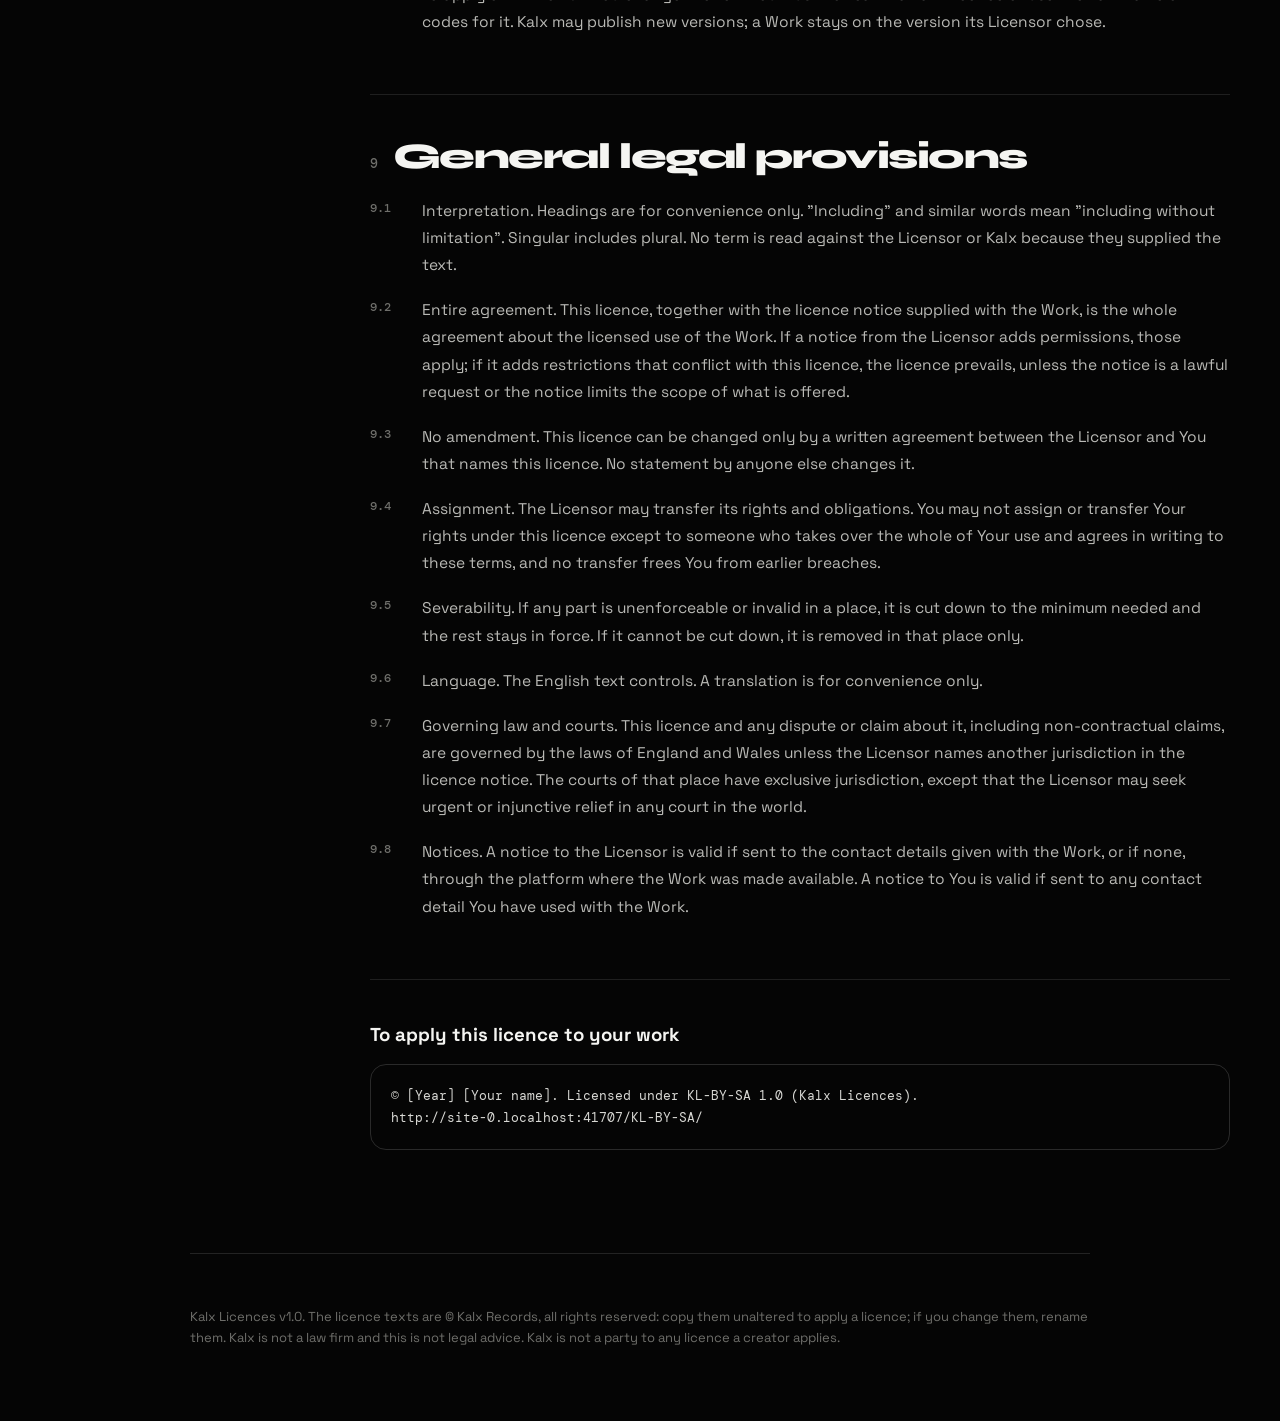
<file: KL-BY-SA/index.html>
<!doctype html><html lang="en"><head><meta charset="utf-8"><meta name="viewport" content="width=device-width,initial-scale=1"><title>KL-BY-SA — Kalx Attribution-ShareAlike</title><meta name="description" content="As KL-BY, but any Adaptation must be licensed under the same Kalx licence (or a later version)."><meta name="theme-color" content="#050505"><link rel="icon" href="data:image/svg+xml,%3Csvg xmlns='http://www.w3.org/2000/svg' viewBox='0 0 32 32'%3E%3Crect width='32' height='32' rx='7' fill='%23050505'/%3E%3Ctext x='16' y='23' font-size='20' font-family='sans-serif' font-weight='800' text-anchor='middle' fill='%23fff'%3EK%3C/text%3E%3C/svg%3E"><link rel="preconnect" href="https://fonts.googleapis.com"><link rel="preconnect" href="https://fonts.gstatic.com" crossorigin><link href="https://fonts.googleapis.com/css2?family=DM+Mono:wght@400;500&family=Space+Grotesk:wght@400;500;700&family=Syne:wght@700;800&display=swap" rel="stylesheet"><link rel="stylesheet" href="../style.css"></head><body><header class="nav wrap"><a class="wordmark" href="../">KALX <em>Licences</em></a><a class="pill" href="../">← All licences</a></header><section class="hero wrap"><p class="eyebrow">Kalx Licences / v1.0 / Full legal text</p><h1>KL-BY-SA</h1><p class="sub big">Kalx Attribution-ShareAlike</p><div class="tags"><span>Credit</span><span>Commercial</span><span>Remix</span><span>Same licence</span></div><div class="plain"><strong>In plain English</strong><p>As KL-BY, but any Adaptation must be licensed under the same Kalx licence (or a later version).</p></div><p class="lede">Kalx Attribution-ShareAlike (KL-BY-SA) 1.0. This is the full legal text. It lets others use the Work as set out in the conditions, with credit to the Licensor. No licence can promise to prevent every misuse, but this text is written to close the common gaps. It is not legal advice, and Kalx is not a law firm. For important Works, have a solicitor review how it applies to you.</p></section><section class="wrap doc"><nav class="toc" aria-label="Sections"><a href="#s1">1. Definitions</a><a href="#s2">2. Licence grant and scope</a><a href="#s3">3. Conditions</a><a href="#s4">4. Anti-circumvention and misuse</a><a href="#s5">5. Collecting societies and other rights</a><a href="#s6">6. Warranties, disclaimer and limits of liability</a><a href="#s7">7. Term, termination and withdrawal</a><a href="#s8">8. Role of Kalx and third-party rights</a><a href="#s9">9. General legal provisions</a></nav><div class="body"><section id="s1"><h2><span>1</span>Definitions</h2><ol><li data-n="1.1">&quot;Licensor&quot; means the individual or entity offering the Work under this licence. &quot;Work&quot; means the music, sound recording, musical composition, lyrics, artwork, video, text, code, or other material the Licensor marks with this licence, including any part of it. &quot;You&quot; means the individual or entity exercising rights under this licence.</li><li data-n="1.2">&quot;Share&quot; means to copy, reproduce, distribute, perform, stream, broadcast, display, communicate, or make the Work available to the public, in any way and any medium or format, so that people can access it from a place and at a time they choose.</li><li data-n="1.3">&quot;Adapt&quot; means to edit, remix, re-record, re-arrange, translate, transform, cover, loop, chop, time-stretch or pitch-shift, or otherwise build on the Work, so that permission would be needed under copyright or similar rights. &quot;Adaptation&quot; is anything made by adapting the Work.</li><li data-n="1.4">&quot;Commercial Use&quot; means use that is primarily intended for or directed towards commercial advantage or monetary compensation. It includes use by or for a business in the course of business; use alongside advertising, sponsorship, affiliate links, product placement, or paid promotion; use behind a paywall, subscription, or membership; use in a product or service that is sold or licensed; and platform monetisation of any kind. It does not include private, personal, non-monetised use, or use by a registered charity or school for non-monetised teaching or public benefit, or an unconditional voluntary donation that is not tied to access to the Work.</li><li data-n="1.5">&quot;Rights&quot; means copyright, related and neighbouring rights, performers' rights, rights in sound recordings and compositions, database rights, and any similar rights anywhere in the world, to the extent the Licensor holds them.</li><li data-n="1.6">&quot;Effective Technological Measures&quot; means measures that, in the ordinary course of operation, prevent unauthorised acts under laws implementing the WIPO Copyright Treaty or similar laws.</li><li data-n="1.7">&quot;AI System&quot; means any machine-learning or statistical system trained, fine-tuned, evaluated, or prompted using data, including any system that generates music, audio, voice, images, video, code, or text.</li></ol></section><section id="s2"><h2><span>2</span>Licence grant and scope</h2><ol><li data-n="2.1">Subject to this licence, the Licensor grants You a worldwide, royalty-free, non-exclusive, perpetual licence, in every medium and format known now or later, to exercise the Rights in the Work only as follows.</li><li data-n="2.2">You may Share the Work and Adapt it, for any purpose, including Commercial Use.</li><li data-n="2.3">This licence is non-exclusive. The Licensor may license the Work to anyone else on any terms. Nothing here gives You exclusive rights, and nothing stops the Licensor from using the Work themselves.</li><li data-n="2.4">You may not sublicense the Work. Every person who receives the Work from You, or an Adaptation of it, gets an offer from the Licensor directly on the same terms as this licence, and You may not offer them different terms for the Work. You must not impose extra conditions that restrict what this licence allows, nor use Effective Technological Measures to stop them exercising those rights.</li><li data-n="2.5">Technical changes needed to use the Work in a different medium or format, such as format conversion, compression, or resizing, are allowed and do not count as an Adaptation, provided the content itself is not changed.</li><li data-n="2.6">This licence covers only what the Licensor has the right to license. It does not cover trademarks, logos, brand names, artist names beyond attribution, patents, privacy or publicity rights of anyone in or heard in the Work, or third-party material the Licensor does not control.</li><li data-n="2.7">Where possible, the Licensor waives, and otherwise agrees not to assert, moral rights (such as the right to object to derogatory treatment) to the extent needed for You to exercise the rights granted. Otherwise moral rights are not affected.</li></ol></section><section id="s3"><h2><span>3</span>Conditions</h2><ol><li data-n="3.1">You must keep, and show in a way that is reasonable for the medium and context, all of: (a) the Licensor's name or pseudonym as given; (b) the title of the Work; (c) a copyright notice if given; (d) a link or reference to this licence by name and version; (e) a link to the Work or its source if given; and (f) an indication of whether You changed the Work and, if so, a short description of what changed.</li><li data-n="3.2">Attribution must be at least as prominent as the credit You give to any other contributor of comparable role, and must stay with the Work wherever it goes. In audio-only settings it may be spoken or placed in the description or metadata. If a platform has no credit field, put it where listeners or viewers can reasonably find it.</li><li data-n="3.3">If the Licensor reasonably asks, You must remove the name and links to the extent reasonably practicable. You must not use attribution in a way that suggests the Licensor or Kalx endorses You or Your use.</li><li data-n="3.4">ShareAlike. If You make an Adaptation, You must license it under this same Kalx licence (same code and version) or a later version of it, and You must include the licence name and a link to it. You must not add terms to the Adaptation that conflict with the licence, and You may not use Effective Technological Measures to stop others doing what the licence lets them do. You must also apply the same terms to any part of the Adaptation that comes from the Work. This does not apply to materials that You create that are separate and not derived from the Work, but it does apply to all mashups and remixes that use the Work.</li></ol></section><section id="s4"><h2><span>4</span>Anti-circumvention and misuse</h2><ol><li data-n="4.1">You must not do through another person, company, platform, affiliate, bot, or tool anything You are not allowed to do directly, and You must not encourage, enable, or knowingly help anyone else to breach this licence.</li><li data-n="4.2">You must not remove or alter any copyright notice, licence notice, watermark, or metadata that identifies the Licensor or the licence, nor state that You own the Work or an Adaptation's underlying material. Any copyright notice You add to an Adaptation applies only to Your own contributions.</li><li data-n="4.3">You must not use any content-identification, takedown, or claim system against the Licensor or against anyone using the Work in line with this licence, to remove, block, demonetise, or claim revenue from the Work or such uses.</li><li data-n="4.4">You must not tokenise the Work (for example as an NFT or similar blockchain asset) or sell any token, share, or fraction that suggests ownership of, or an exclusive right in, the Work.</li><li data-n="4.5">You must not use the Work in any way that is unlawful where it is used, or that is defamatory, hateful, or that falsely suggests the Licensor holds views or takes part in activities they do not.</li><li data-n="4.6">Dividing up a use into smaller parts, using several accounts, entities, or platforms, or phrasing a use in other terms to get round a restriction in this licence is itself a breach.</li><li data-n="4.7">You must not use the Work, or any data derived from it, to train, fine-tune, evaluate, test, or build any AI System designed to generate music, audio, voice, images, video, code, or text, or to create embeddings, datasets, or voice or style models; and You must not scrape or bulk-collect it for those purposes. This applies unless the Licensor says otherwise in writing. Output of an AI System that was not trained on the Work does not breach this clause.</li></ol></section><section id="s5"><h2><span>5</span>Collecting societies and other rights</h2><ol><li data-n="5.1">The Licensor reserves the right to collect royalties, directly or through a collecting society (such as PRS, PPL, ASCAP, BMI, or SoundExchange), for any use of the Work, including public performance, broadcast, and mechanical reproduction, where the law or the society's rules allow, even where this licence also permits the use. Where the Licensor cannot reserve that right, it is waived only to the extent required by law.</li><li data-n="5.2">Rights not expressly granted are reserved. Nothing in this licence is a transfer of ownership, an assignment of any right, or an exclusive licence.</li><li data-n="5.3">If the Work includes a sound recording and a separate musical composition or lyrics owned by different people, this licence covers only the Rights the Licensor actually holds. You must get any missing rights from the owner.</li><li data-n="5.4">Fair dealing and similar exceptions and limitations are not affected by this licence, and You may rely on them for uses within their limits.</li></ol></section><section id="s6"><h2><span>6</span>Warranties, disclaimer and limits of liability</h2><ol><li data-n="6.1">The Work is offered &quot;as is&quot; and &quot;as available&quot;. Unless the Licensor agrees otherwise in writing, the Licensor gives no warranty of any kind, express, implied, statutory or otherwise, including title, non-infringement, merchantability, fitness for a particular purpose, accuracy, quality, or absence of defects, to the fullest extent the law allows.</li><li data-n="6.2">To the fullest extent the law allows, the Licensor is not liable to You on any legal theory (contract, tort including negligence, statute, or otherwise) for any direct, indirect, special, incidental, consequential, punitive, or exemplary loss, or for loss of profit, revenue, data, goodwill, or opportunity, arising from this licence or Your use of the Work, even if warned it might happen.</li><li data-n="6.3">Nothing in this licence excludes or limits liability that cannot lawfully be excluded or limited, including for death or personal injury caused by negligence, or for fraud, or removes any statutory rights You have as a consumer. If a disclaimer or limit above is held unenforceable, it applies to the greatest extent that is enforceable.</li><li data-n="6.4">The Licensor does not warrant that the Work is cleared of third-party rights (for example samples, lyrics, trademarks, or people's image or voice). You use the Work at Your own risk and are responsible for any clearances Your own use needs.</li></ol></section><section id="s7"><h2><span>7</span>Term, termination and withdrawal</h2><ol><li data-n="7.1">The licence lasts for the full term of the copyright and similar rights in the Work, in every country, unless it ends earlier under this section.</li><li data-n="7.2">If You breach this licence, Your rights end automatically. If You fix the breach within 30 days of finding out about it or being told, Your rights are reinstated. This reinstatement does not apply to a repeat breach, and it does not remove the Licensor's right to claim for losses the breach caused before it was fixed.</li><li data-n="7.3">The Licensor may stop offering the Work under this licence at any time, for any reason, and may offer it under other terms. This does not end the licence of anyone who already received the Work lawfully under it, and it does not end the licence of Adaptations or copies they already made, as long as they stay compliant.</li><li data-n="7.4">When Your rights end, You must stop all use not otherwise permitted by law. Sections on disclaimers, liability, Kalx's role, governing law, and any section that by its nature should survive, survive termination.</li><li data-n="7.5">A delay or failure by the Licensor in enforcing any term is not a waiver, and no waiver is valid unless in writing and signed or sent by the Licensor.</li></ol></section><section id="s8"><h2><span>8</span>Role of Kalx and third-party rights</h2><ol><li data-n="8.1">Kalx Records (&quot;Kalx&quot;) publishes the Kalx Licences as a template. Kalx is not the Licensor, not a party to this KL-BY-SA (Kalx Attribution-ShareAlike) licence, does not own or control any Work offered under it, and is not responsible for any Work, any Licensor's statements, or any dispute between a Licensor and You.</li><li data-n="8.2">Kalx and its officers, members, and contributors may rely on every disclaimer, exclusion, and limit of liability in this licence as if they were parties, and the Licensor holds that benefit on their behalf. This is intended to give them rights under the Contracts (Rights of Third Parties) Act 1999 only to that extent.</li><li data-n="8.3">Except as stated in the clause above, a person who is not a party has no right under that Act to enforce any term. Downstream recipients get their own licence directly from the Licensor and may enforce it as a party.</li><li data-n="8.4">Using a Kalx licence does not make the Licensor a member, employee, agent, or partner of Kalx, and does not give either side any authority to bind the other.</li><li data-n="8.5">The text of the Kalx Licences is © Kalx Records, all rights reserved. Anyone may copy and share it unaltered to apply or link to it. If You change the text You must not call it a Kalx Licence or use the Kalx name or &quot;KL-&quot; codes for it. Kalx may publish new versions; a Work stays on the version its Licensor chose.</li></ol></section><section id="s9"><h2><span>9</span>General legal provisions</h2><ol><li data-n="9.1">Interpretation. Headings are for convenience only. &quot;Including&quot; and similar words mean &quot;including without limitation&quot;. Singular includes plural. No term is read against the Licensor or Kalx because they supplied the text.</li><li data-n="9.2">Entire agreement. This licence, together with the licence notice supplied with the Work, is the whole agreement about the licensed use of the Work. If a notice from the Licensor adds permissions, those apply; if it adds restrictions that conflict with this licence, the licence prevails, unless the notice is a lawful request or the notice limits the scope of what is offered.</li><li data-n="9.3">No amendment. This licence can be changed only by a written agreement between the Licensor and You that names this licence. No statement by anyone else changes it.</li><li data-n="9.4">Assignment. The Licensor may transfer its rights and obligations. You may not assign or transfer Your rights under this licence except to someone who takes over the whole of Your use and agrees in writing to these terms, and no transfer frees You from earlier breaches.</li><li data-n="9.5">Severability. If any part is unenforceable or invalid in a place, it is cut down to the minimum needed and the rest stays in force. If it cannot be cut down, it is removed in that place only.</li><li data-n="9.6">Language. The English text controls. A translation is for convenience only.</li><li data-n="9.7">Governing law and courts. This licence and any dispute or claim about it, including non-contractual claims, are governed by the laws of England and Wales unless the Licensor names another jurisdiction in the licence notice. The courts of that place have exclusive jurisdiction, except that the Licensor may seek urgent or injunctive relief in any court in the world.</li><li data-n="9.8">Notices. A notice to the Licensor is valid if sent to the contact details given with the Work, or if none, through the platform where the Work was made available. A notice to You is valid if sent to any contact detail You have used with the Work.</li></ol></section><div class="apply"><h3>To apply this licence to your work</h3><pre>© [Year] [Your name]. Licensed under KL-BY-SA 1.0 (Kalx Licences).
<span data-url>https://USERNAME.github.io/kalx/KL-BY-SA/</span></pre></div></div></section><footer class="footer wrap"><p>Kalx Licences v1.0. The licence texts are © Kalx Records, all rights reserved: copy them unaltered to apply a licence; if you change them, rename them. Kalx is not a law firm and this is not legal advice. Kalx is not a party to any licence a creator applies.</p></footer><script>if(/^https?:/.test(location.href)){var b=location.origin+location.pathname.replace(/index\.html$/,'').replace(/KL-[^/]*\/$/,'');if(b.slice(-1)!=='/')b+='/';document.querySelectorAll('[data-url]').forEach(function(e){e.textContent=e.textContent.replace('https://USERNAME.github.io/kalx/',b)})}</script></body></html>
</file>
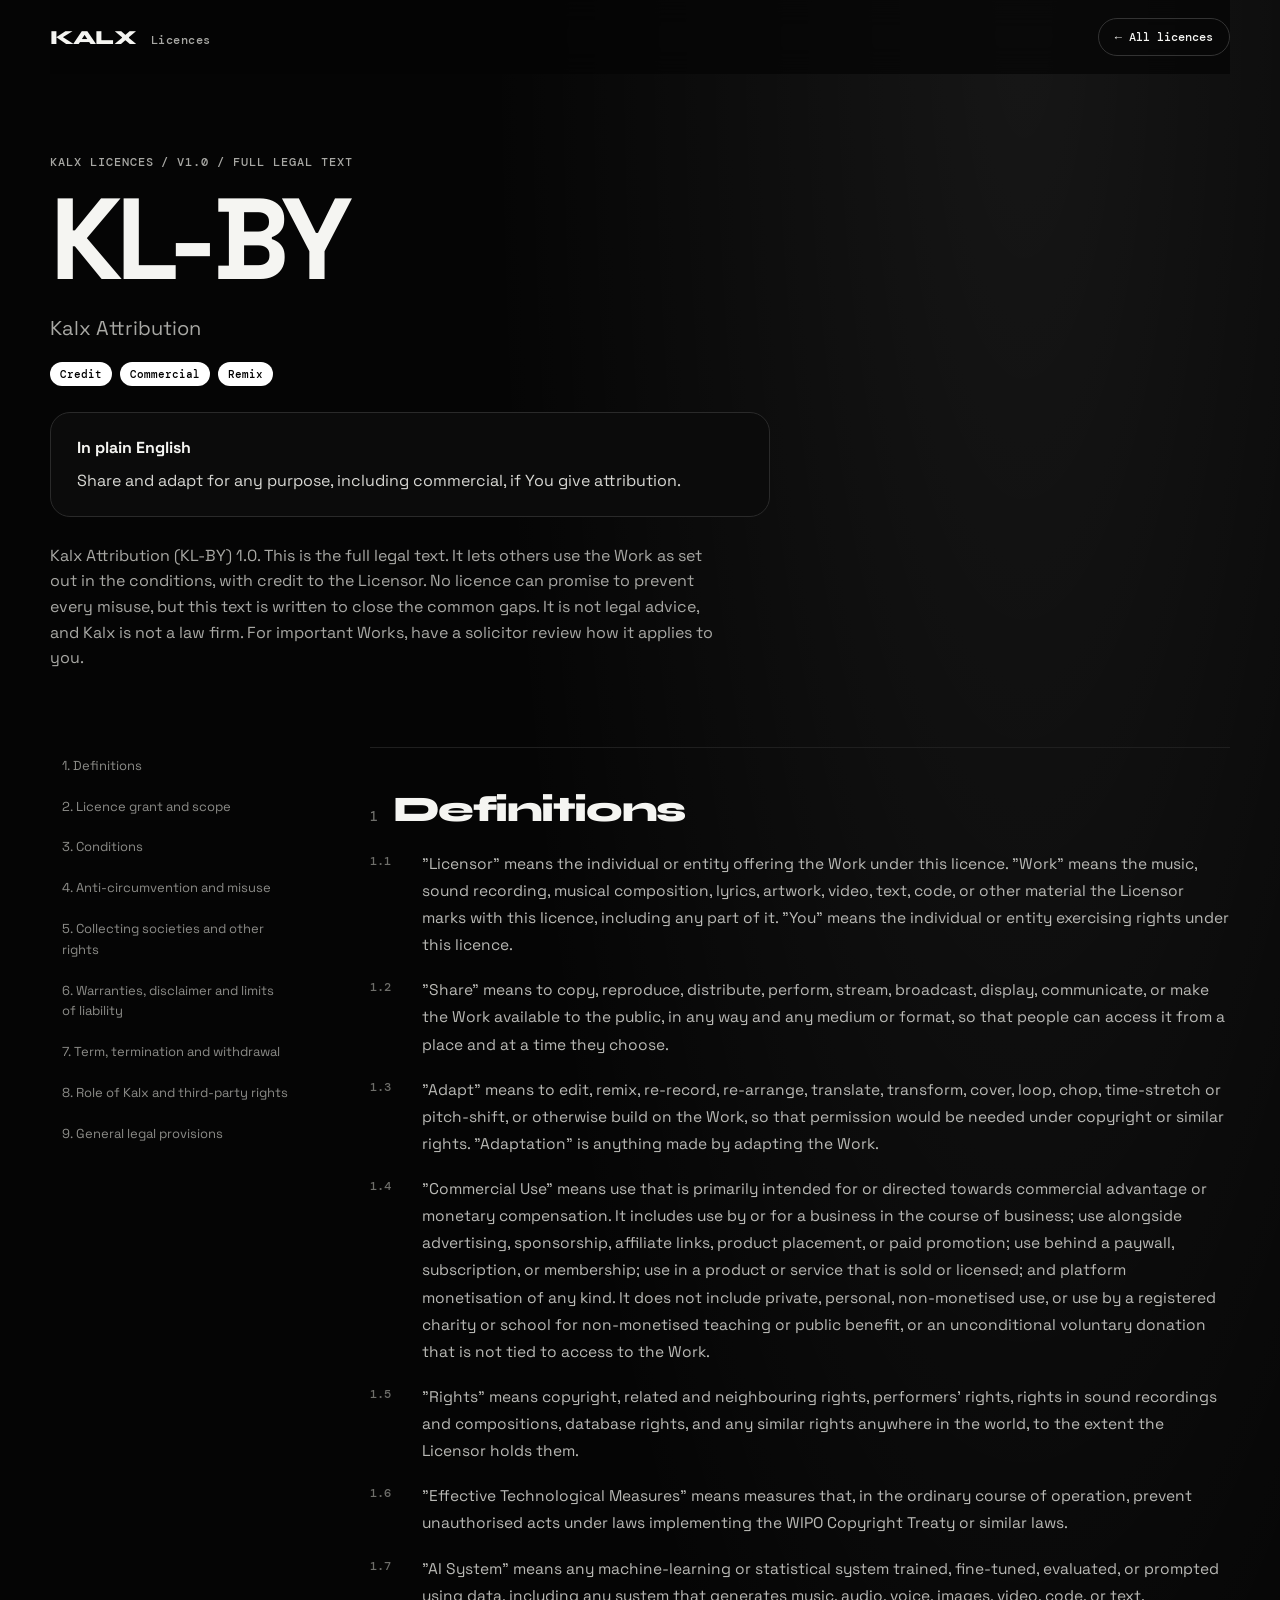
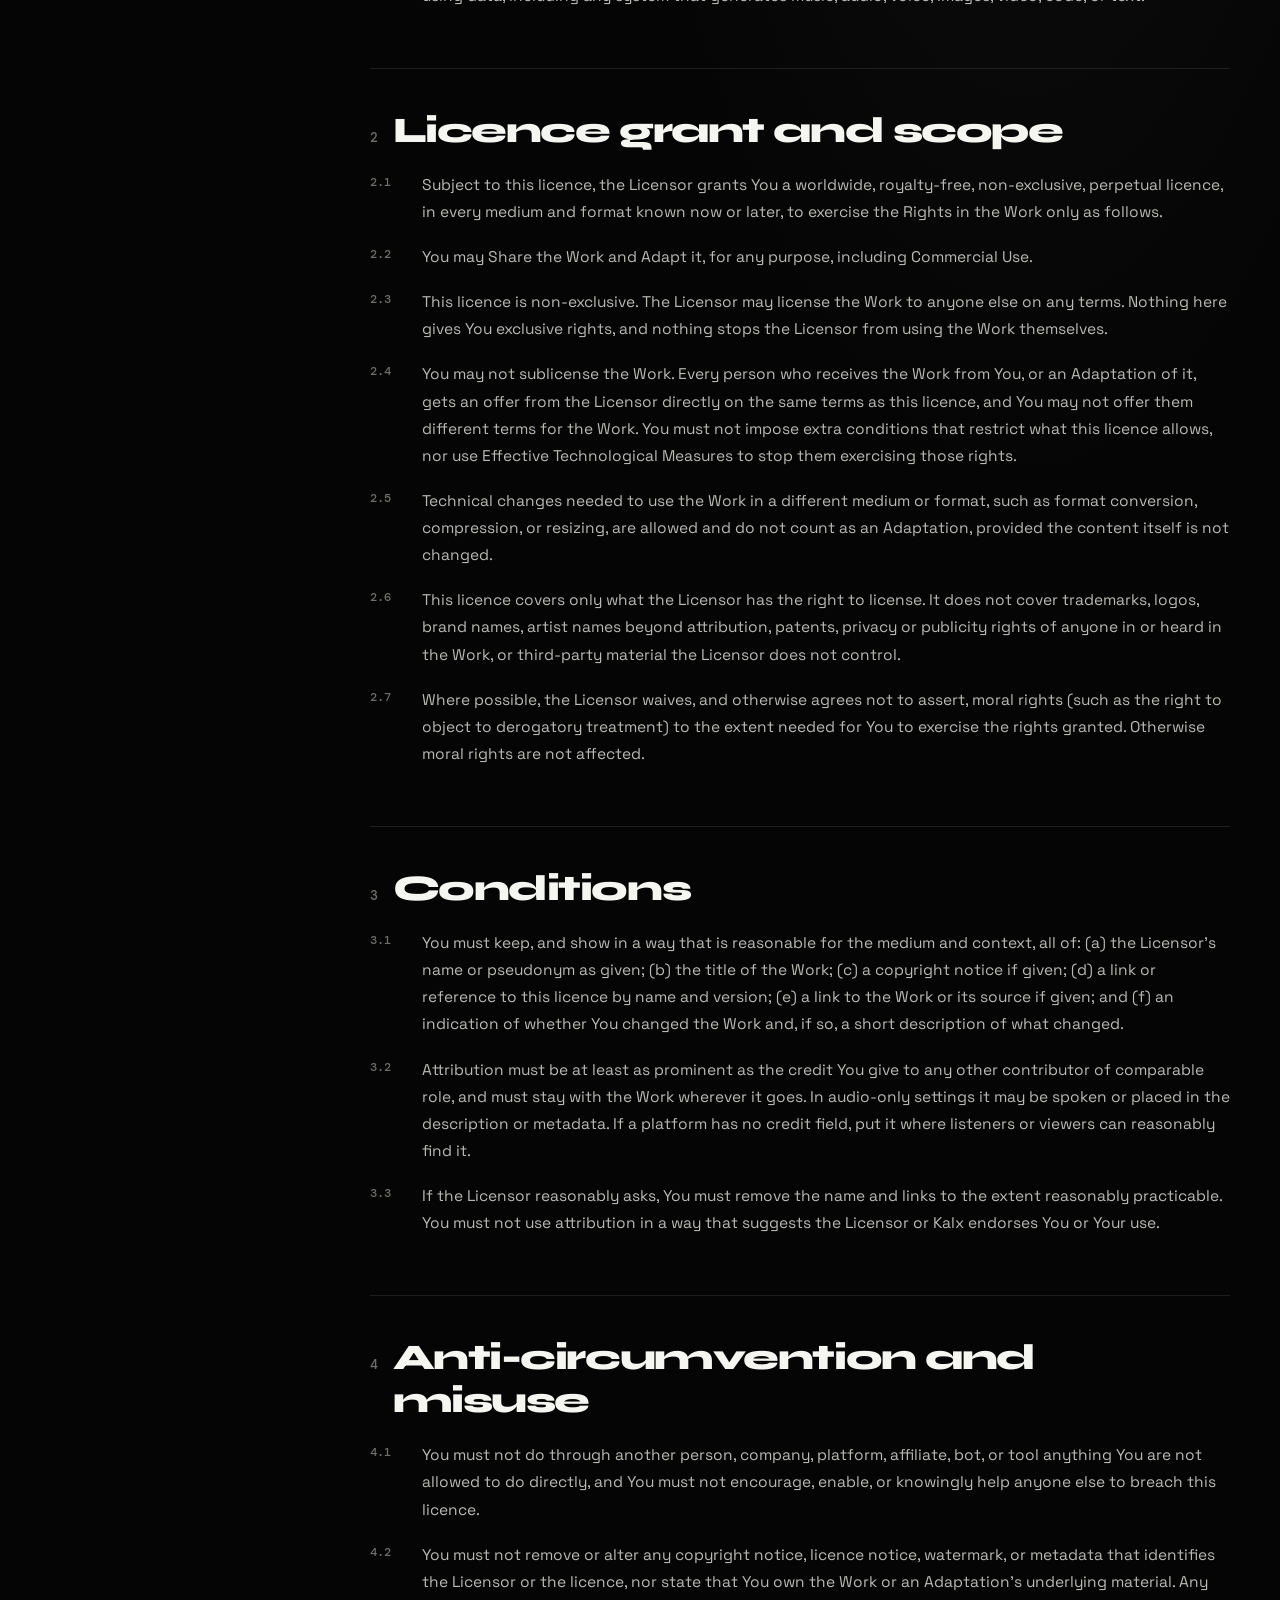
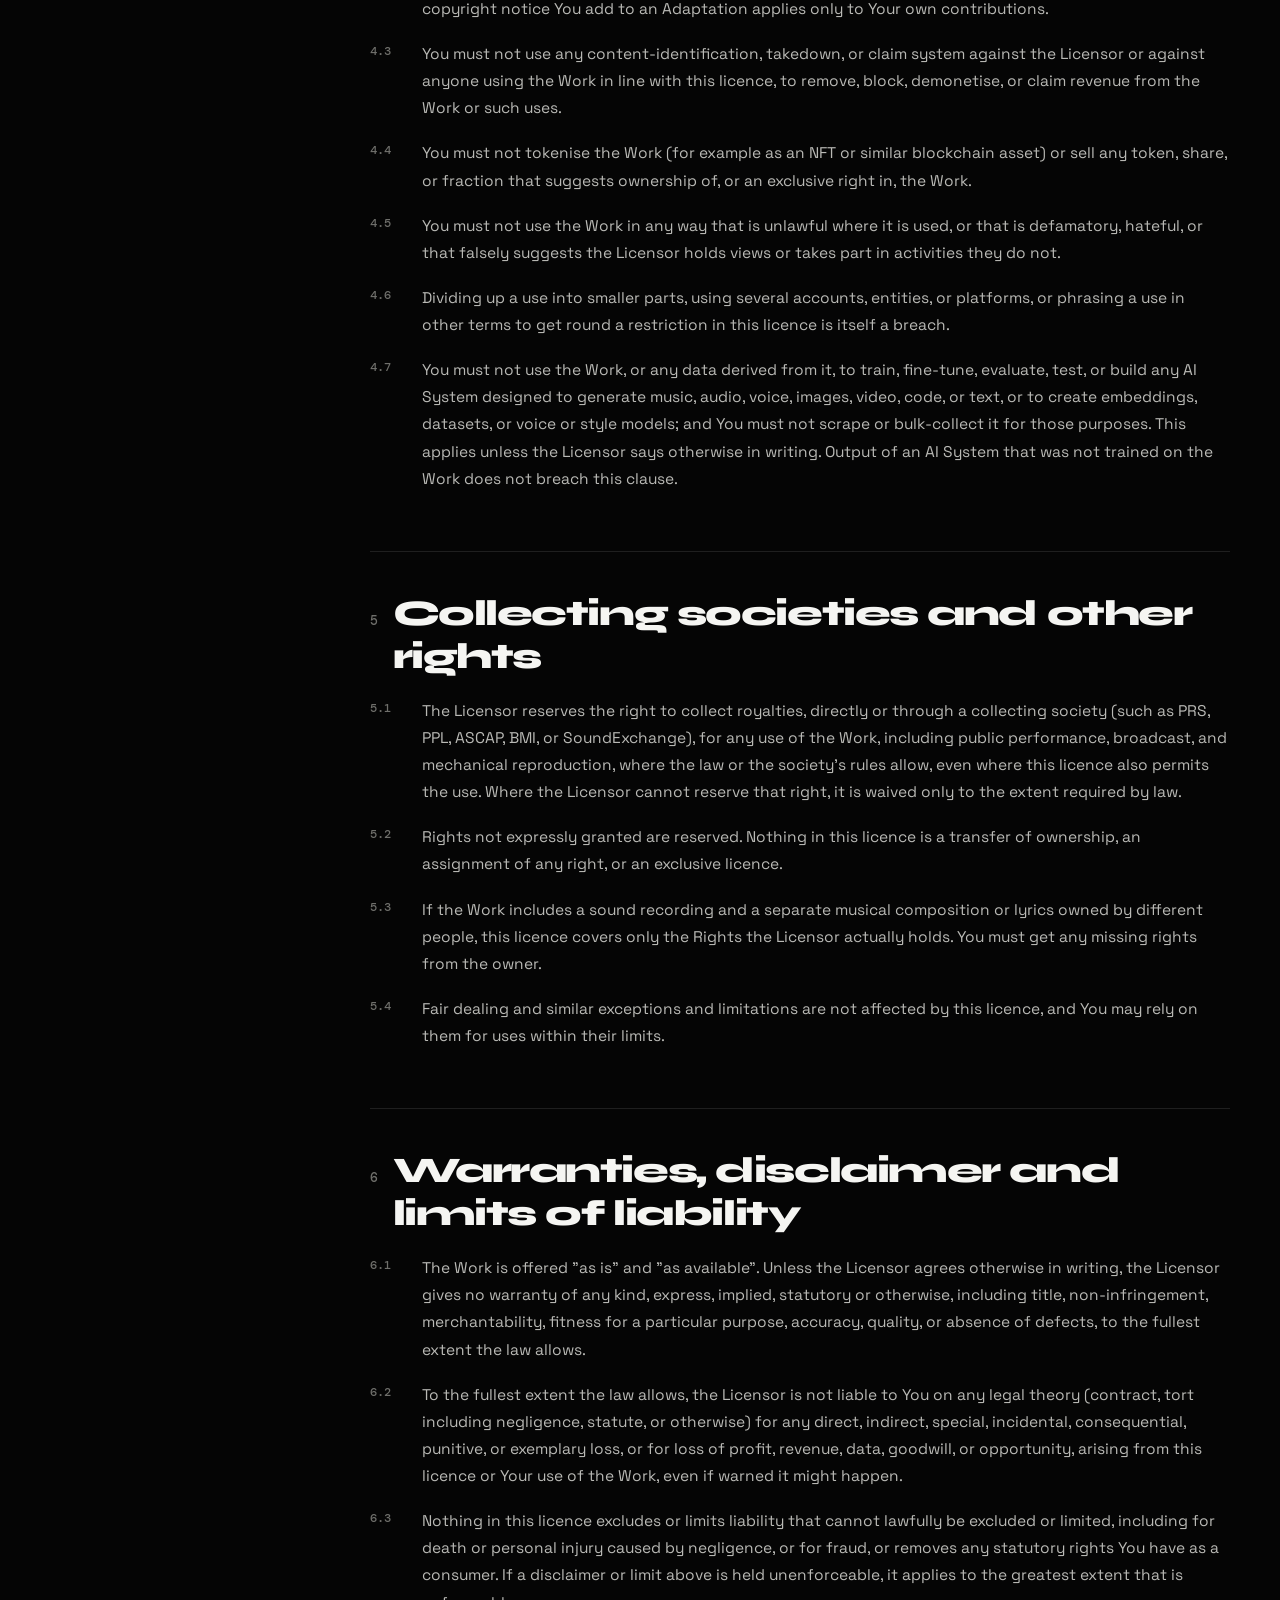
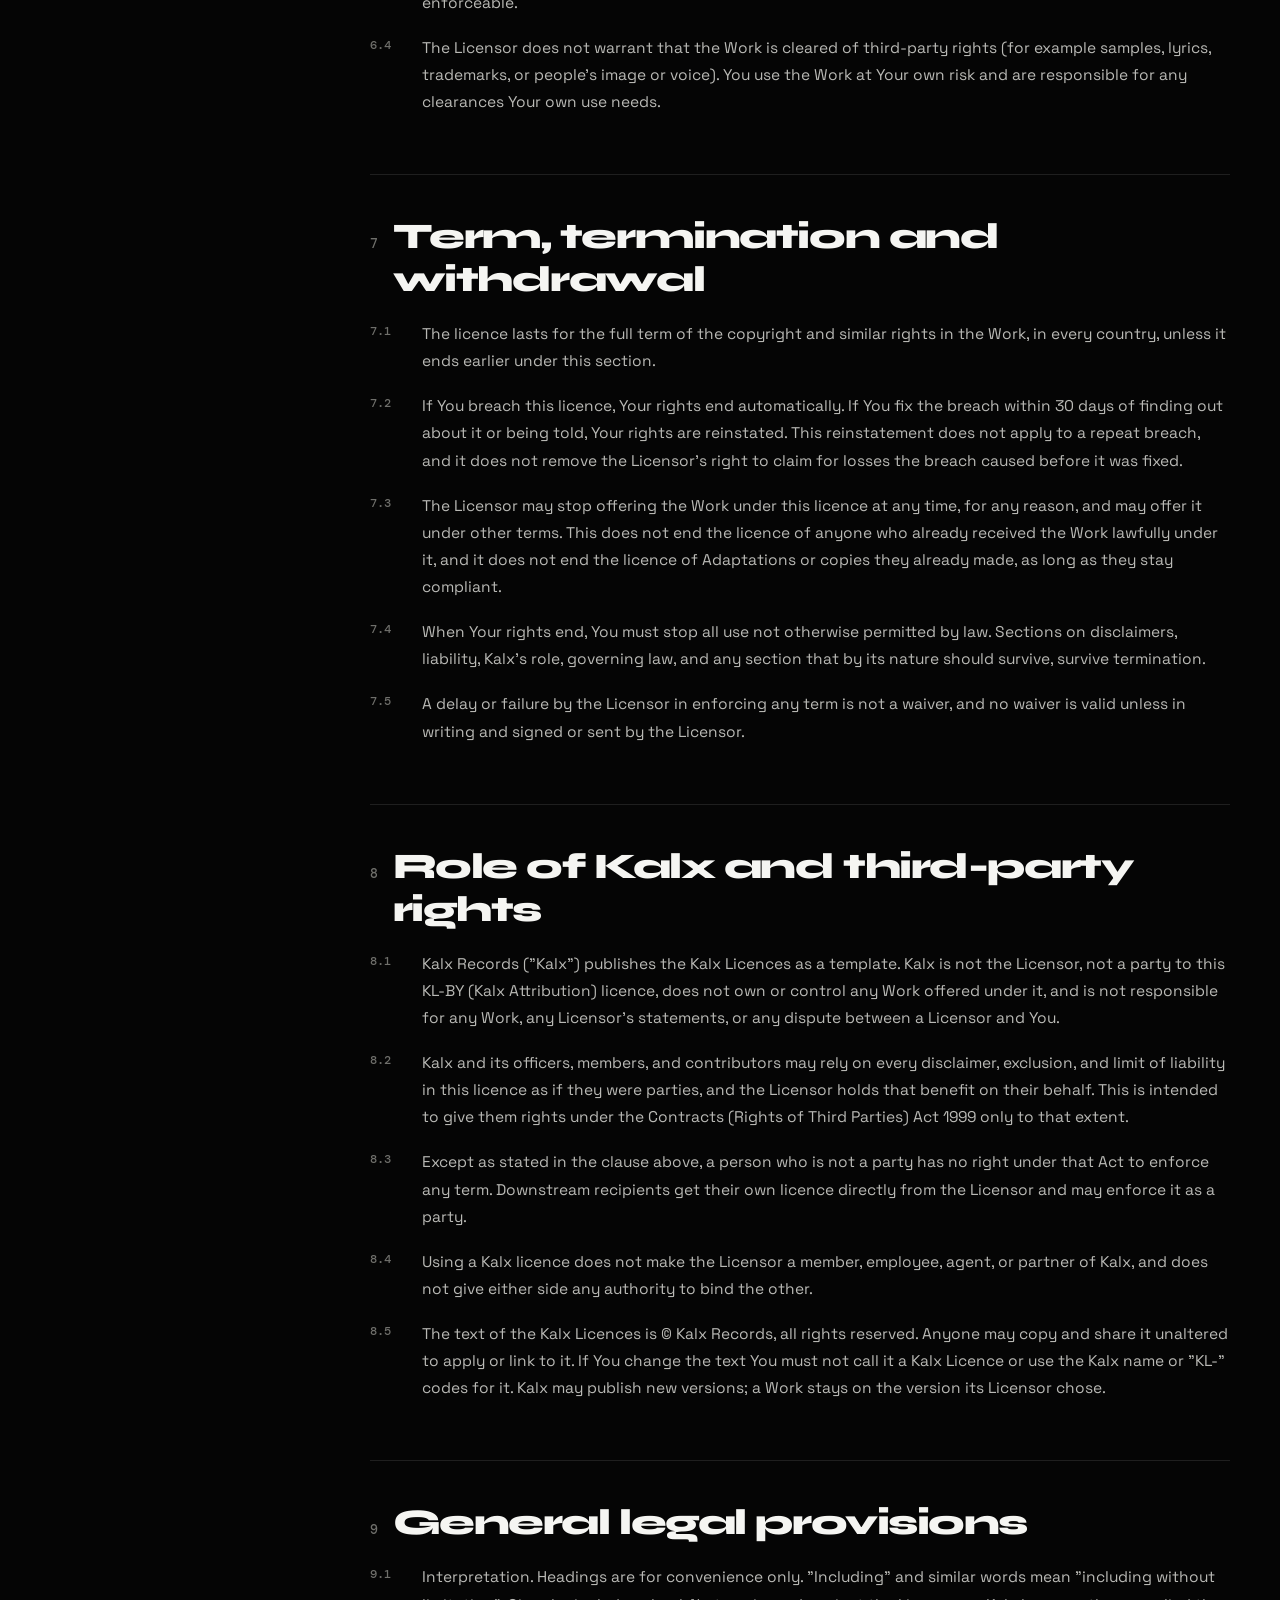
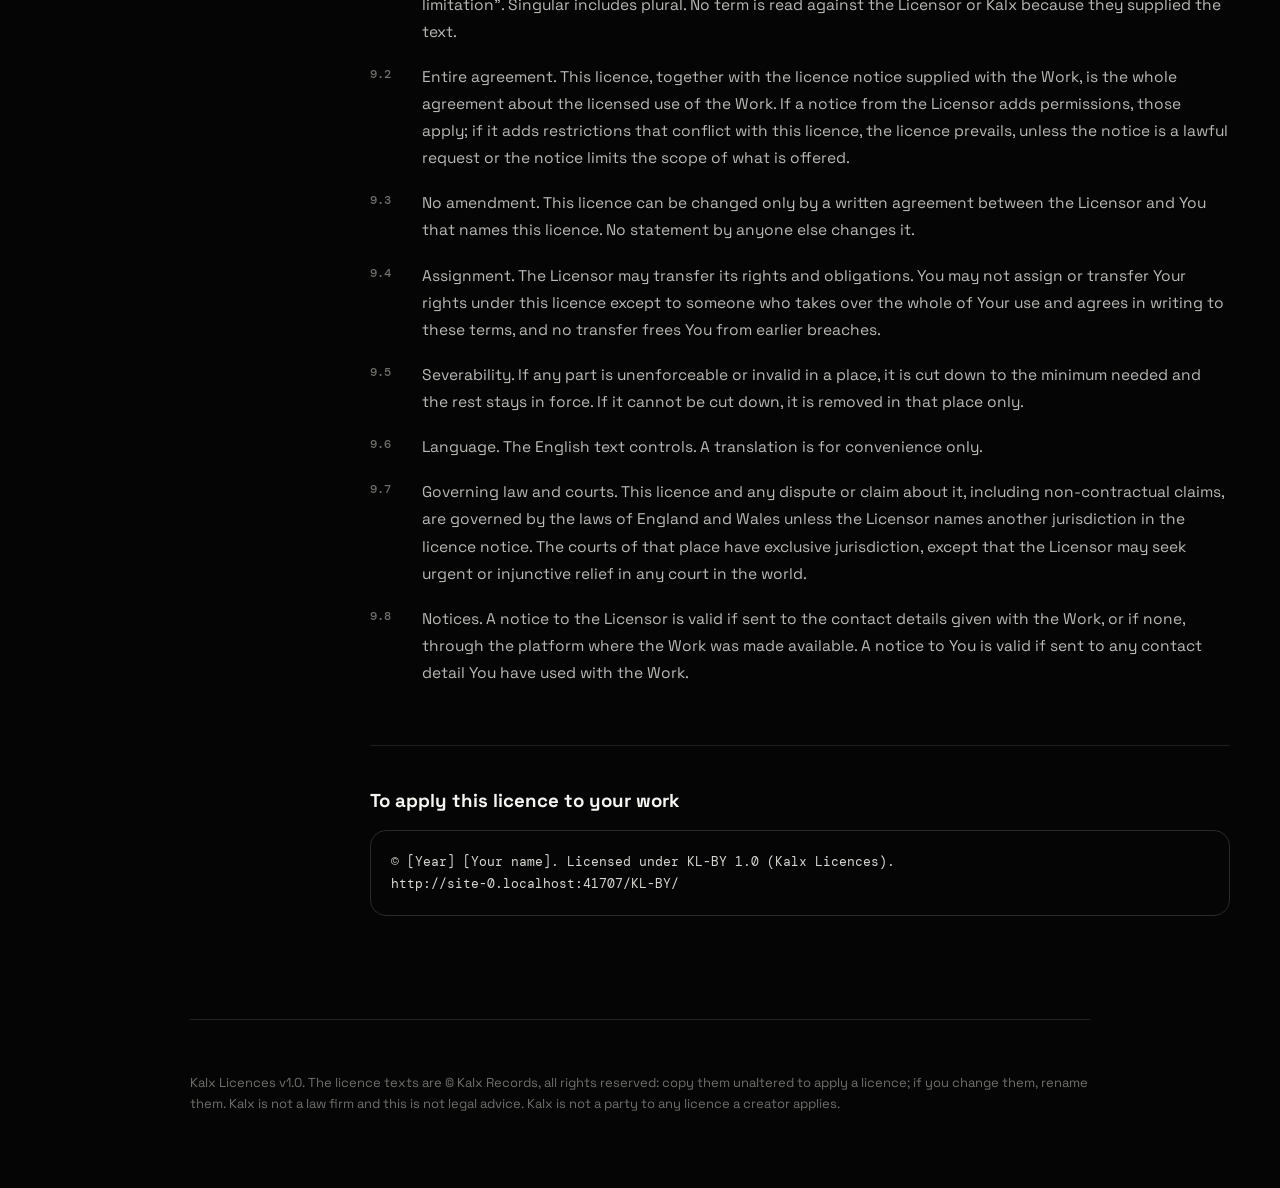
<file: KL-BY/index.html>
<!doctype html><html lang="en"><head><meta charset="utf-8"><meta name="viewport" content="width=device-width,initial-scale=1"><title>KL-BY — Kalx Attribution</title><meta name="description" content="Share and adapt for any purpose, including commercial, if You give attribution."><meta name="theme-color" content="#050505"><link rel="icon" href="data:image/svg+xml,%3Csvg xmlns='http://www.w3.org/2000/svg' viewBox='0 0 32 32'%3E%3Crect width='32' height='32' rx='7' fill='%23050505'/%3E%3Ctext x='16' y='23' font-size='20' font-family='sans-serif' font-weight='800' text-anchor='middle' fill='%23fff'%3EK%3C/text%3E%3C/svg%3E"><link rel="preconnect" href="https://fonts.googleapis.com"><link rel="preconnect" href="https://fonts.gstatic.com" crossorigin><link href="https://fonts.googleapis.com/css2?family=DM+Mono:wght@400;500&family=Space+Grotesk:wght@400;500;700&family=Syne:wght@700;800&display=swap" rel="stylesheet"><link rel="stylesheet" href="../style.css"></head><body><header class="nav wrap"><a class="wordmark" href="../">KALX <em>Licences</em></a><a class="pill" href="../">← All licences</a></header><section class="hero wrap"><p class="eyebrow">Kalx Licences / v1.0 / Full legal text</p><h1>KL-BY</h1><p class="sub big">Kalx Attribution</p><div class="tags"><span>Credit</span><span>Commercial</span><span>Remix</span></div><div class="plain"><strong>In plain English</strong><p>Share and adapt for any purpose, including commercial, if You give attribution.</p></div><p class="lede">Kalx Attribution (KL-BY) 1.0. This is the full legal text. It lets others use the Work as set out in the conditions, with credit to the Licensor. No licence can promise to prevent every misuse, but this text is written to close the common gaps. It is not legal advice, and Kalx is not a law firm. For important Works, have a solicitor review how it applies to you.</p></section><section class="wrap doc"><nav class="toc" aria-label="Sections"><a href="#s1">1. Definitions</a><a href="#s2">2. Licence grant and scope</a><a href="#s3">3. Conditions</a><a href="#s4">4. Anti-circumvention and misuse</a><a href="#s5">5. Collecting societies and other rights</a><a href="#s6">6. Warranties, disclaimer and limits of liability</a><a href="#s7">7. Term, termination and withdrawal</a><a href="#s8">8. Role of Kalx and third-party rights</a><a href="#s9">9. General legal provisions</a></nav><div class="body"><section id="s1"><h2><span>1</span>Definitions</h2><ol><li data-n="1.1">&quot;Licensor&quot; means the individual or entity offering the Work under this licence. &quot;Work&quot; means the music, sound recording, musical composition, lyrics, artwork, video, text, code, or other material the Licensor marks with this licence, including any part of it. &quot;You&quot; means the individual or entity exercising rights under this licence.</li><li data-n="1.2">&quot;Share&quot; means to copy, reproduce, distribute, perform, stream, broadcast, display, communicate, or make the Work available to the public, in any way and any medium or format, so that people can access it from a place and at a time they choose.</li><li data-n="1.3">&quot;Adapt&quot; means to edit, remix, re-record, re-arrange, translate, transform, cover, loop, chop, time-stretch or pitch-shift, or otherwise build on the Work, so that permission would be needed under copyright or similar rights. &quot;Adaptation&quot; is anything made by adapting the Work.</li><li data-n="1.4">&quot;Commercial Use&quot; means use that is primarily intended for or directed towards commercial advantage or monetary compensation. It includes use by or for a business in the course of business; use alongside advertising, sponsorship, affiliate links, product placement, or paid promotion; use behind a paywall, subscription, or membership; use in a product or service that is sold or licensed; and platform monetisation of any kind. It does not include private, personal, non-monetised use, or use by a registered charity or school for non-monetised teaching or public benefit, or an unconditional voluntary donation that is not tied to access to the Work.</li><li data-n="1.5">&quot;Rights&quot; means copyright, related and neighbouring rights, performers' rights, rights in sound recordings and compositions, database rights, and any similar rights anywhere in the world, to the extent the Licensor holds them.</li><li data-n="1.6">&quot;Effective Technological Measures&quot; means measures that, in the ordinary course of operation, prevent unauthorised acts under laws implementing the WIPO Copyright Treaty or similar laws.</li><li data-n="1.7">&quot;AI System&quot; means any machine-learning or statistical system trained, fine-tuned, evaluated, or prompted using data, including any system that generates music, audio, voice, images, video, code, or text.</li></ol></section><section id="s2"><h2><span>2</span>Licence grant and scope</h2><ol><li data-n="2.1">Subject to this licence, the Licensor grants You a worldwide, royalty-free, non-exclusive, perpetual licence, in every medium and format known now or later, to exercise the Rights in the Work only as follows.</li><li data-n="2.2">You may Share the Work and Adapt it, for any purpose, including Commercial Use.</li><li data-n="2.3">This licence is non-exclusive. The Licensor may license the Work to anyone else on any terms. Nothing here gives You exclusive rights, and nothing stops the Licensor from using the Work themselves.</li><li data-n="2.4">You may not sublicense the Work. Every person who receives the Work from You, or an Adaptation of it, gets an offer from the Licensor directly on the same terms as this licence, and You may not offer them different terms for the Work. You must not impose extra conditions that restrict what this licence allows, nor use Effective Technological Measures to stop them exercising those rights.</li><li data-n="2.5">Technical changes needed to use the Work in a different medium or format, such as format conversion, compression, or resizing, are allowed and do not count as an Adaptation, provided the content itself is not changed.</li><li data-n="2.6">This licence covers only what the Licensor has the right to license. It does not cover trademarks, logos, brand names, artist names beyond attribution, patents, privacy or publicity rights of anyone in or heard in the Work, or third-party material the Licensor does not control.</li><li data-n="2.7">Where possible, the Licensor waives, and otherwise agrees not to assert, moral rights (such as the right to object to derogatory treatment) to the extent needed for You to exercise the rights granted. Otherwise moral rights are not affected.</li></ol></section><section id="s3"><h2><span>3</span>Conditions</h2><ol><li data-n="3.1">You must keep, and show in a way that is reasonable for the medium and context, all of: (a) the Licensor's name or pseudonym as given; (b) the title of the Work; (c) a copyright notice if given; (d) a link or reference to this licence by name and version; (e) a link to the Work or its source if given; and (f) an indication of whether You changed the Work and, if so, a short description of what changed.</li><li data-n="3.2">Attribution must be at least as prominent as the credit You give to any other contributor of comparable role, and must stay with the Work wherever it goes. In audio-only settings it may be spoken or placed in the description or metadata. If a platform has no credit field, put it where listeners or viewers can reasonably find it.</li><li data-n="3.3">If the Licensor reasonably asks, You must remove the name and links to the extent reasonably practicable. You must not use attribution in a way that suggests the Licensor or Kalx endorses You or Your use.</li></ol></section><section id="s4"><h2><span>4</span>Anti-circumvention and misuse</h2><ol><li data-n="4.1">You must not do through another person, company, platform, affiliate, bot, or tool anything You are not allowed to do directly, and You must not encourage, enable, or knowingly help anyone else to breach this licence.</li><li data-n="4.2">You must not remove or alter any copyright notice, licence notice, watermark, or metadata that identifies the Licensor or the licence, nor state that You own the Work or an Adaptation's underlying material. Any copyright notice You add to an Adaptation applies only to Your own contributions.</li><li data-n="4.3">You must not use any content-identification, takedown, or claim system against the Licensor or against anyone using the Work in line with this licence, to remove, block, demonetise, or claim revenue from the Work or such uses.</li><li data-n="4.4">You must not tokenise the Work (for example as an NFT or similar blockchain asset) or sell any token, share, or fraction that suggests ownership of, or an exclusive right in, the Work.</li><li data-n="4.5">You must not use the Work in any way that is unlawful where it is used, or that is defamatory, hateful, or that falsely suggests the Licensor holds views or takes part in activities they do not.</li><li data-n="4.6">Dividing up a use into smaller parts, using several accounts, entities, or platforms, or phrasing a use in other terms to get round a restriction in this licence is itself a breach.</li><li data-n="4.7">You must not use the Work, or any data derived from it, to train, fine-tune, evaluate, test, or build any AI System designed to generate music, audio, voice, images, video, code, or text, or to create embeddings, datasets, or voice or style models; and You must not scrape or bulk-collect it for those purposes. This applies unless the Licensor says otherwise in writing. Output of an AI System that was not trained on the Work does not breach this clause.</li></ol></section><section id="s5"><h2><span>5</span>Collecting societies and other rights</h2><ol><li data-n="5.1">The Licensor reserves the right to collect royalties, directly or through a collecting society (such as PRS, PPL, ASCAP, BMI, or SoundExchange), for any use of the Work, including public performance, broadcast, and mechanical reproduction, where the law or the society's rules allow, even where this licence also permits the use. Where the Licensor cannot reserve that right, it is waived only to the extent required by law.</li><li data-n="5.2">Rights not expressly granted are reserved. Nothing in this licence is a transfer of ownership, an assignment of any right, or an exclusive licence.</li><li data-n="5.3">If the Work includes a sound recording and a separate musical composition or lyrics owned by different people, this licence covers only the Rights the Licensor actually holds. You must get any missing rights from the owner.</li><li data-n="5.4">Fair dealing and similar exceptions and limitations are not affected by this licence, and You may rely on them for uses within their limits.</li></ol></section><section id="s6"><h2><span>6</span>Warranties, disclaimer and limits of liability</h2><ol><li data-n="6.1">The Work is offered &quot;as is&quot; and &quot;as available&quot;. Unless the Licensor agrees otherwise in writing, the Licensor gives no warranty of any kind, express, implied, statutory or otherwise, including title, non-infringement, merchantability, fitness for a particular purpose, accuracy, quality, or absence of defects, to the fullest extent the law allows.</li><li data-n="6.2">To the fullest extent the law allows, the Licensor is not liable to You on any legal theory (contract, tort including negligence, statute, or otherwise) for any direct, indirect, special, incidental, consequential, punitive, or exemplary loss, or for loss of profit, revenue, data, goodwill, or opportunity, arising from this licence or Your use of the Work, even if warned it might happen.</li><li data-n="6.3">Nothing in this licence excludes or limits liability that cannot lawfully be excluded or limited, including for death or personal injury caused by negligence, or for fraud, or removes any statutory rights You have as a consumer. If a disclaimer or limit above is held unenforceable, it applies to the greatest extent that is enforceable.</li><li data-n="6.4">The Licensor does not warrant that the Work is cleared of third-party rights (for example samples, lyrics, trademarks, or people's image or voice). You use the Work at Your own risk and are responsible for any clearances Your own use needs.</li></ol></section><section id="s7"><h2><span>7</span>Term, termination and withdrawal</h2><ol><li data-n="7.1">The licence lasts for the full term of the copyright and similar rights in the Work, in every country, unless it ends earlier under this section.</li><li data-n="7.2">If You breach this licence, Your rights end automatically. If You fix the breach within 30 days of finding out about it or being told, Your rights are reinstated. This reinstatement does not apply to a repeat breach, and it does not remove the Licensor's right to claim for losses the breach caused before it was fixed.</li><li data-n="7.3">The Licensor may stop offering the Work under this licence at any time, for any reason, and may offer it under other terms. This does not end the licence of anyone who already received the Work lawfully under it, and it does not end the licence of Adaptations or copies they already made, as long as they stay compliant.</li><li data-n="7.4">When Your rights end, You must stop all use not otherwise permitted by law. Sections on disclaimers, liability, Kalx's role, governing law, and any section that by its nature should survive, survive termination.</li><li data-n="7.5">A delay or failure by the Licensor in enforcing any term is not a waiver, and no waiver is valid unless in writing and signed or sent by the Licensor.</li></ol></section><section id="s8"><h2><span>8</span>Role of Kalx and third-party rights</h2><ol><li data-n="8.1">Kalx Records (&quot;Kalx&quot;) publishes the Kalx Licences as a template. Kalx is not the Licensor, not a party to this KL-BY (Kalx Attribution) licence, does not own or control any Work offered under it, and is not responsible for any Work, any Licensor's statements, or any dispute between a Licensor and You.</li><li data-n="8.2">Kalx and its officers, members, and contributors may rely on every disclaimer, exclusion, and limit of liability in this licence as if they were parties, and the Licensor holds that benefit on their behalf. This is intended to give them rights under the Contracts (Rights of Third Parties) Act 1999 only to that extent.</li><li data-n="8.3">Except as stated in the clause above, a person who is not a party has no right under that Act to enforce any term. Downstream recipients get their own licence directly from the Licensor and may enforce it as a party.</li><li data-n="8.4">Using a Kalx licence does not make the Licensor a member, employee, agent, or partner of Kalx, and does not give either side any authority to bind the other.</li><li data-n="8.5">The text of the Kalx Licences is © Kalx Records, all rights reserved. Anyone may copy and share it unaltered to apply or link to it. If You change the text You must not call it a Kalx Licence or use the Kalx name or &quot;KL-&quot; codes for it. Kalx may publish new versions; a Work stays on the version its Licensor chose.</li></ol></section><section id="s9"><h2><span>9</span>General legal provisions</h2><ol><li data-n="9.1">Interpretation. Headings are for convenience only. &quot;Including&quot; and similar words mean &quot;including without limitation&quot;. Singular includes plural. No term is read against the Licensor or Kalx because they supplied the text.</li><li data-n="9.2">Entire agreement. This licence, together with the licence notice supplied with the Work, is the whole agreement about the licensed use of the Work. If a notice from the Licensor adds permissions, those apply; if it adds restrictions that conflict with this licence, the licence prevails, unless the notice is a lawful request or the notice limits the scope of what is offered.</li><li data-n="9.3">No amendment. This licence can be changed only by a written agreement between the Licensor and You that names this licence. No statement by anyone else changes it.</li><li data-n="9.4">Assignment. The Licensor may transfer its rights and obligations. You may not assign or transfer Your rights under this licence except to someone who takes over the whole of Your use and agrees in writing to these terms, and no transfer frees You from earlier breaches.</li><li data-n="9.5">Severability. If any part is unenforceable or invalid in a place, it is cut down to the minimum needed and the rest stays in force. If it cannot be cut down, it is removed in that place only.</li><li data-n="9.6">Language. The English text controls. A translation is for convenience only.</li><li data-n="9.7">Governing law and courts. This licence and any dispute or claim about it, including non-contractual claims, are governed by the laws of England and Wales unless the Licensor names another jurisdiction in the licence notice. The courts of that place have exclusive jurisdiction, except that the Licensor may seek urgent or injunctive relief in any court in the world.</li><li data-n="9.8">Notices. A notice to the Licensor is valid if sent to the contact details given with the Work, or if none, through the platform where the Work was made available. A notice to You is valid if sent to any contact detail You have used with the Work.</li></ol></section><div class="apply"><h3>To apply this licence to your work</h3><pre>© [Year] [Your name]. Licensed under KL-BY 1.0 (Kalx Licences).
<span data-url>https://USERNAME.github.io/kalx/KL-BY/</span></pre></div></div></section><footer class="footer wrap"><p>Kalx Licences v1.0. The licence texts are © Kalx Records, all rights reserved: copy them unaltered to apply a licence; if you change them, rename them. Kalx is not a law firm and this is not legal advice. Kalx is not a party to any licence a creator applies.</p></footer><script>if(/^https?:/.test(location.href)){var b=location.origin+location.pathname.replace(/index\.html$/,'').replace(/KL-[^/]*\/$/,'');if(b.slice(-1)!=='/')b+='/';document.querySelectorAll('[data-url]').forEach(function(e){e.textContent=e.textContent.replace('https://USERNAME.github.io/kalx/',b)})}</script></body></html>
</file>
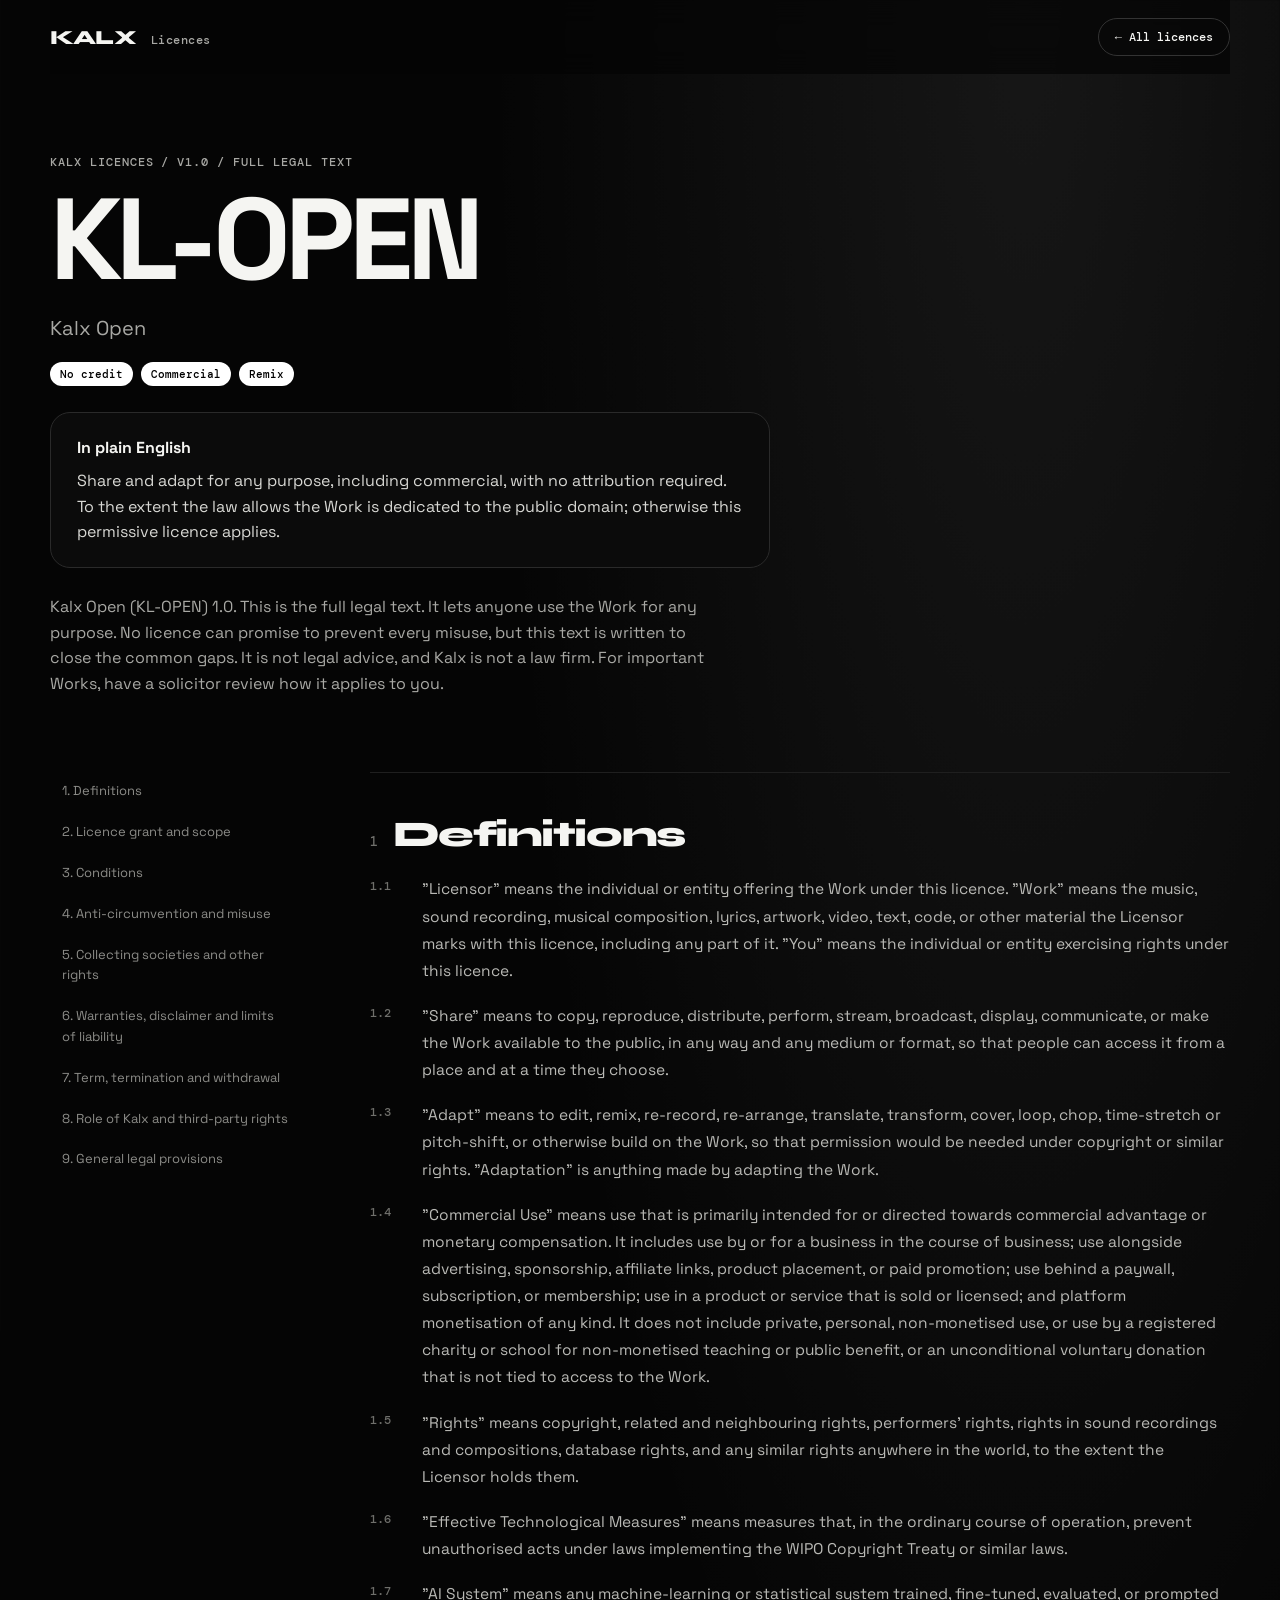
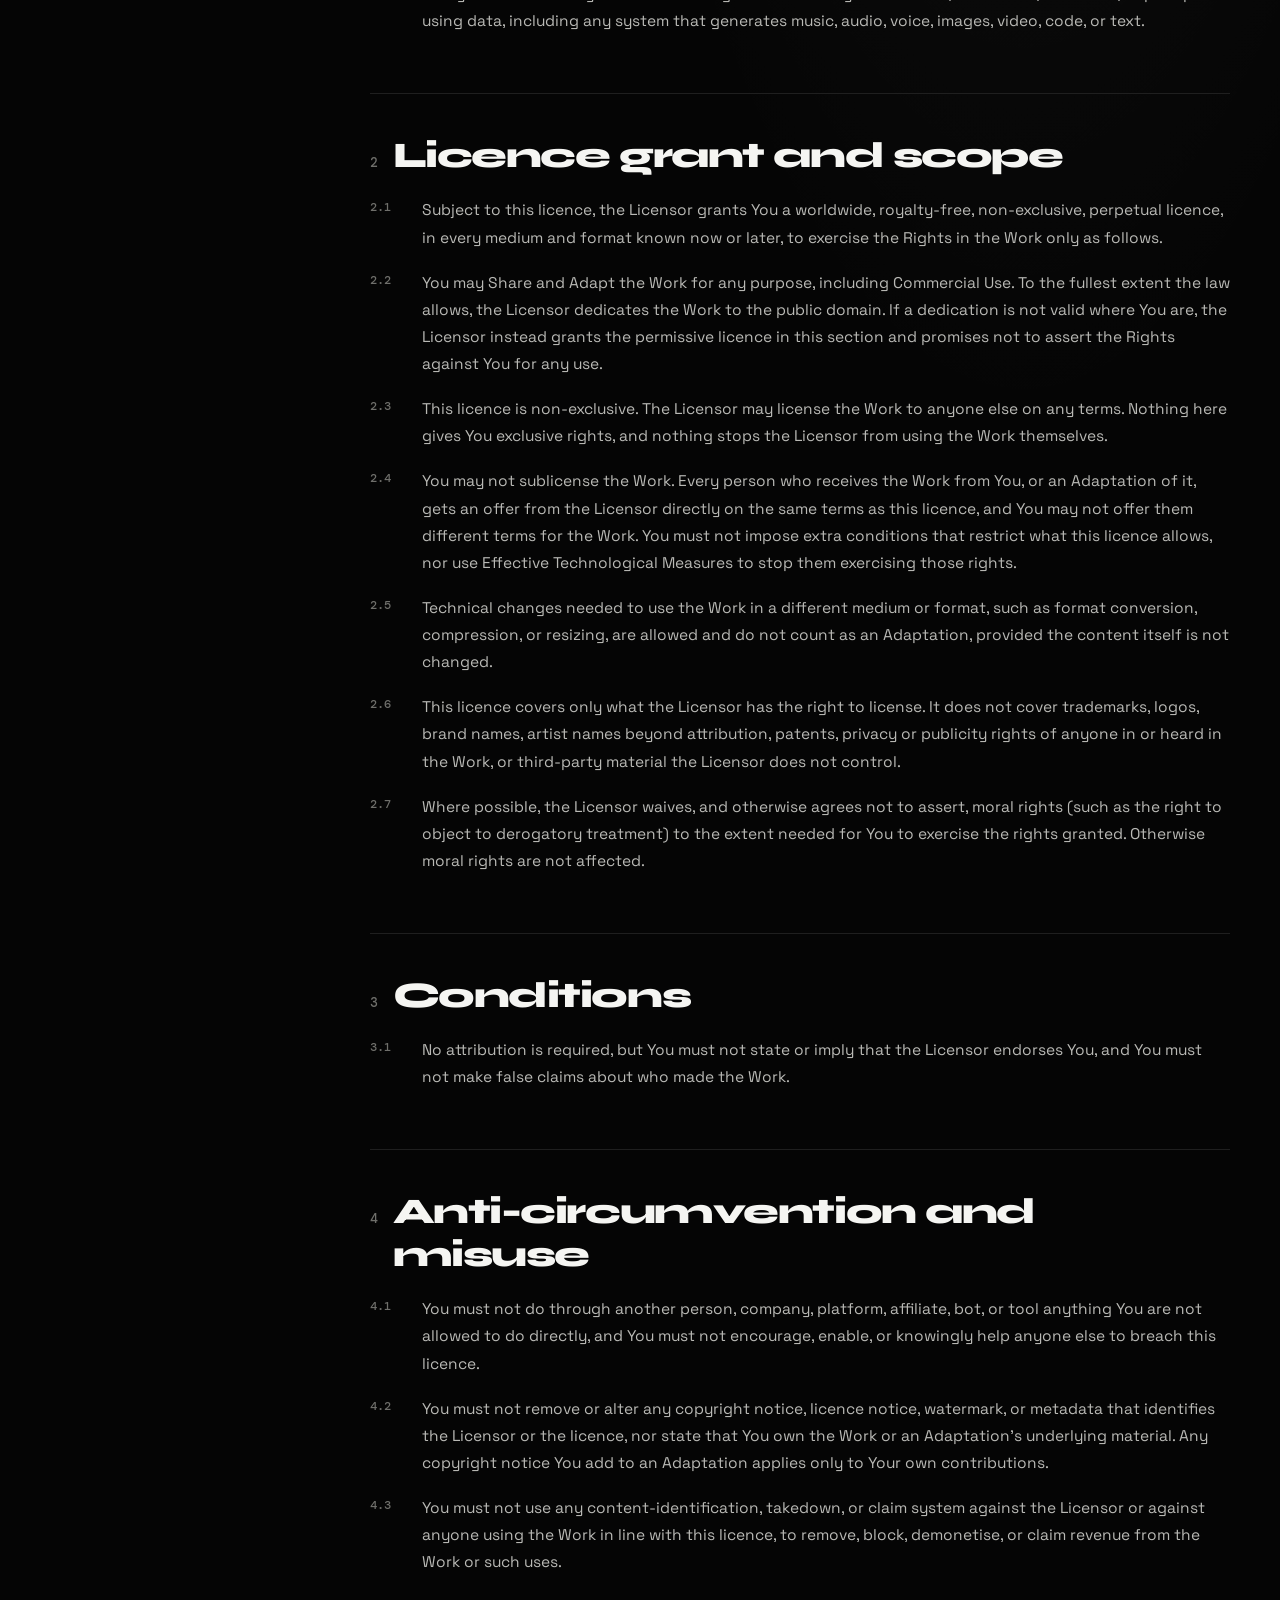
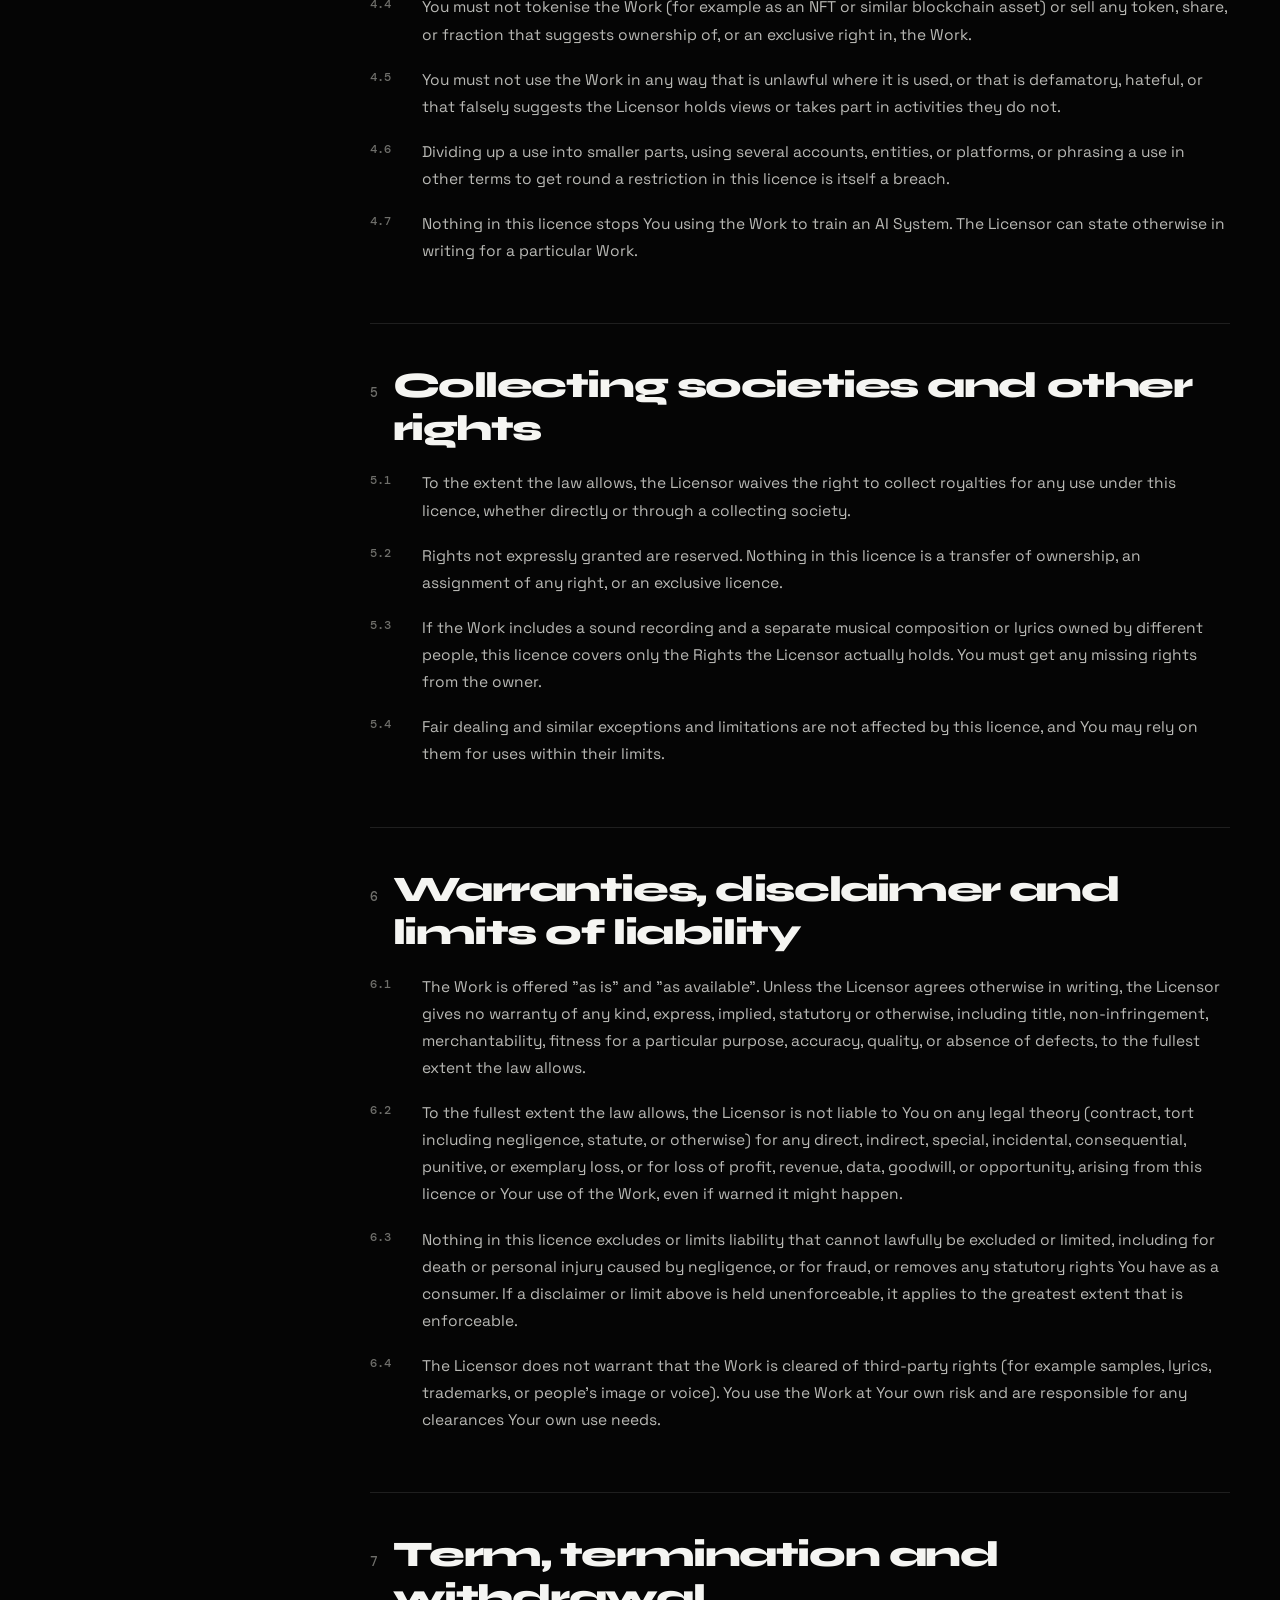
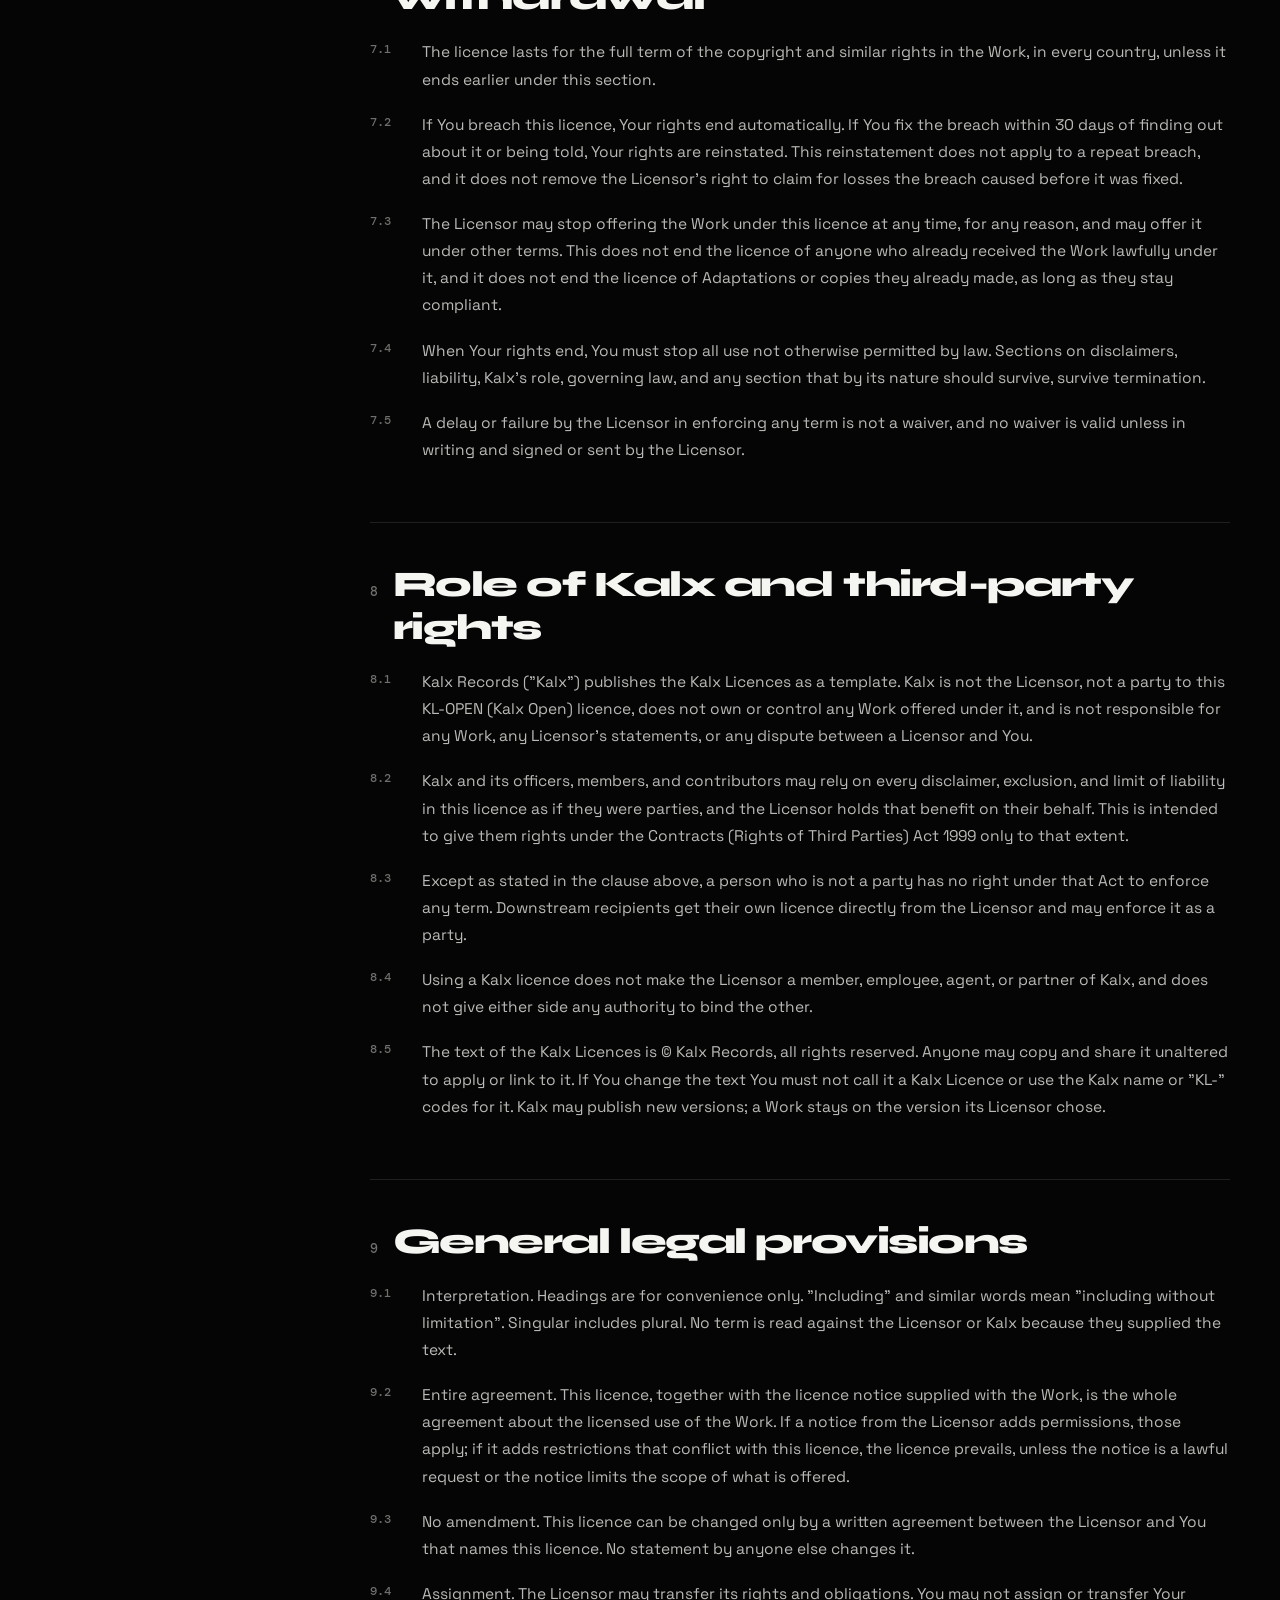
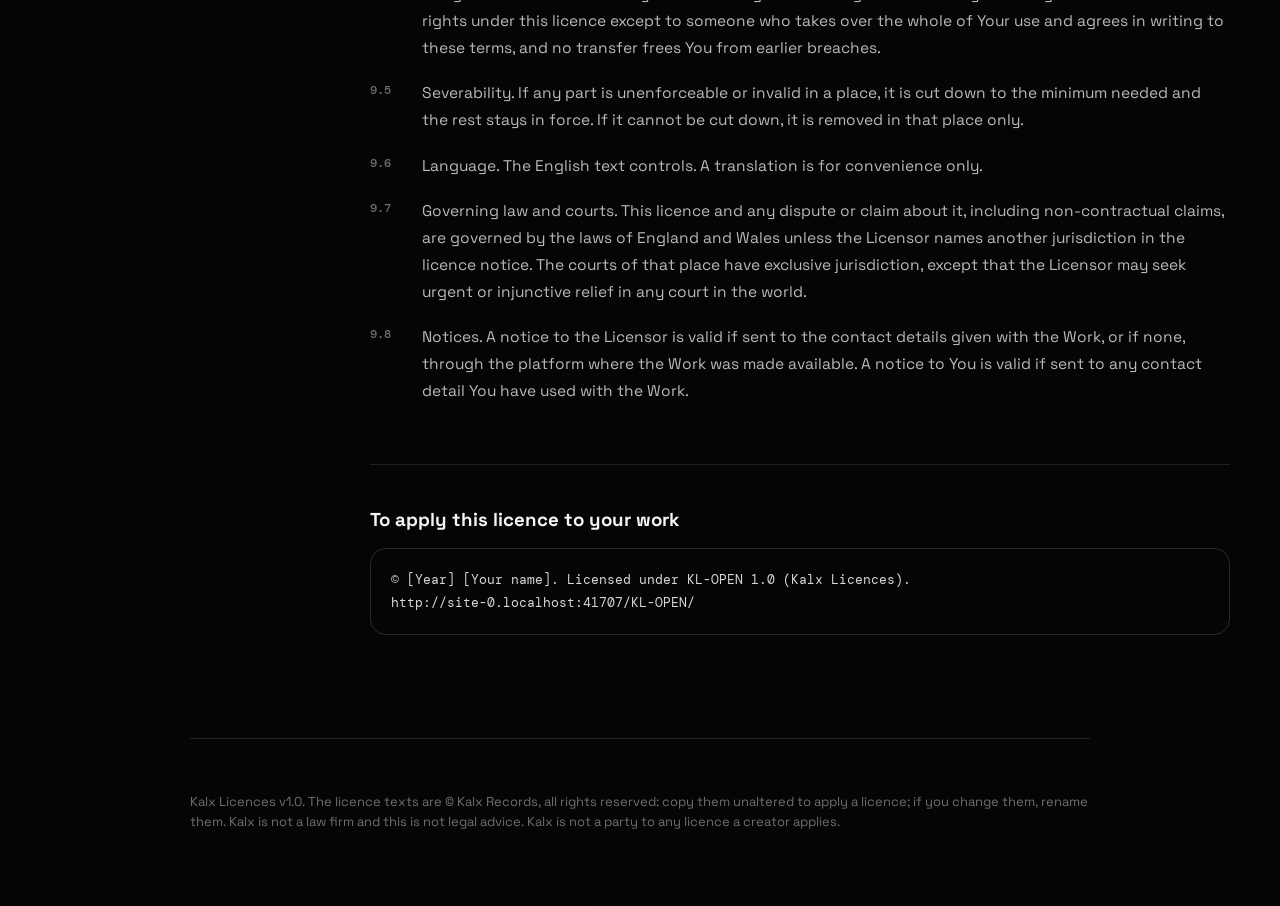
<file: KL-OPEN/index.html>
<!doctype html><html lang="en"><head><meta charset="utf-8"><meta name="viewport" content="width=device-width,initial-scale=1"><title>KL-OPEN — Kalx Open</title><meta name="description" content="Share and adapt for any purpose, including commercial, with no attribution required. To the extent the law allows the Work is dedicated to the public domai"><meta name="theme-color" content="#050505"><link rel="icon" href="data:image/svg+xml,%3Csvg xmlns='http://www.w3.org/2000/svg' viewBox='0 0 32 32'%3E%3Crect width='32' height='32' rx='7' fill='%23050505'/%3E%3Ctext x='16' y='23' font-size='20' font-family='sans-serif' font-weight='800' text-anchor='middle' fill='%23fff'%3EK%3C/text%3E%3C/svg%3E"><link rel="preconnect" href="https://fonts.googleapis.com"><link rel="preconnect" href="https://fonts.gstatic.com" crossorigin><link href="https://fonts.googleapis.com/css2?family=DM+Mono:wght@400;500&family=Space+Grotesk:wght@400;500;700&family=Syne:wght@700;800&display=swap" rel="stylesheet"><link rel="stylesheet" href="../style.css"></head><body><header class="nav wrap"><a class="wordmark" href="../">KALX <em>Licences</em></a><a class="pill" href="../">← All licences</a></header><section class="hero wrap"><p class="eyebrow">Kalx Licences / v1.0 / Full legal text</p><h1>KL-OPEN</h1><p class="sub big">Kalx Open</p><div class="tags"><span>No credit</span><span>Commercial</span><span>Remix</span></div><div class="plain"><strong>In plain English</strong><p>Share and adapt for any purpose, including commercial, with no attribution required. To the extent the law allows the Work is dedicated to the public domain; otherwise this permissive licence applies.</p></div><p class="lede">Kalx Open (KL-OPEN) 1.0. This is the full legal text. It lets anyone use the Work for any purpose. No licence can promise to prevent every misuse, but this text is written to close the common gaps. It is not legal advice, and Kalx is not a law firm. For important Works, have a solicitor review how it applies to you.</p></section><section class="wrap doc"><nav class="toc" aria-label="Sections"><a href="#s1">1. Definitions</a><a href="#s2">2. Licence grant and scope</a><a href="#s3">3. Conditions</a><a href="#s4">4. Anti-circumvention and misuse</a><a href="#s5">5. Collecting societies and other rights</a><a href="#s6">6. Warranties, disclaimer and limits of liability</a><a href="#s7">7. Term, termination and withdrawal</a><a href="#s8">8. Role of Kalx and third-party rights</a><a href="#s9">9. General legal provisions</a></nav><div class="body"><section id="s1"><h2><span>1</span>Definitions</h2><ol><li data-n="1.1">&quot;Licensor&quot; means the individual or entity offering the Work under this licence. &quot;Work&quot; means the music, sound recording, musical composition, lyrics, artwork, video, text, code, or other material the Licensor marks with this licence, including any part of it. &quot;You&quot; means the individual or entity exercising rights under this licence.</li><li data-n="1.2">&quot;Share&quot; means to copy, reproduce, distribute, perform, stream, broadcast, display, communicate, or make the Work available to the public, in any way and any medium or format, so that people can access it from a place and at a time they choose.</li><li data-n="1.3">&quot;Adapt&quot; means to edit, remix, re-record, re-arrange, translate, transform, cover, loop, chop, time-stretch or pitch-shift, or otherwise build on the Work, so that permission would be needed under copyright or similar rights. &quot;Adaptation&quot; is anything made by adapting the Work.</li><li data-n="1.4">&quot;Commercial Use&quot; means use that is primarily intended for or directed towards commercial advantage or monetary compensation. It includes use by or for a business in the course of business; use alongside advertising, sponsorship, affiliate links, product placement, or paid promotion; use behind a paywall, subscription, or membership; use in a product or service that is sold or licensed; and platform monetisation of any kind. It does not include private, personal, non-monetised use, or use by a registered charity or school for non-monetised teaching or public benefit, or an unconditional voluntary donation that is not tied to access to the Work.</li><li data-n="1.5">&quot;Rights&quot; means copyright, related and neighbouring rights, performers' rights, rights in sound recordings and compositions, database rights, and any similar rights anywhere in the world, to the extent the Licensor holds them.</li><li data-n="1.6">&quot;Effective Technological Measures&quot; means measures that, in the ordinary course of operation, prevent unauthorised acts under laws implementing the WIPO Copyright Treaty or similar laws.</li><li data-n="1.7">&quot;AI System&quot; means any machine-learning or statistical system trained, fine-tuned, evaluated, or prompted using data, including any system that generates music, audio, voice, images, video, code, or text.</li></ol></section><section id="s2"><h2><span>2</span>Licence grant and scope</h2><ol><li data-n="2.1">Subject to this licence, the Licensor grants You a worldwide, royalty-free, non-exclusive, perpetual licence, in every medium and format known now or later, to exercise the Rights in the Work only as follows.</li><li data-n="2.2">You may Share and Adapt the Work for any purpose, including Commercial Use. To the fullest extent the law allows, the Licensor dedicates the Work to the public domain. If a dedication is not valid where You are, the Licensor instead grants the permissive licence in this section and promises not to assert the Rights against You for any use.</li><li data-n="2.3">This licence is non-exclusive. The Licensor may license the Work to anyone else on any terms. Nothing here gives You exclusive rights, and nothing stops the Licensor from using the Work themselves.</li><li data-n="2.4">You may not sublicense the Work. Every person who receives the Work from You, or an Adaptation of it, gets an offer from the Licensor directly on the same terms as this licence, and You may not offer them different terms for the Work. You must not impose extra conditions that restrict what this licence allows, nor use Effective Technological Measures to stop them exercising those rights.</li><li data-n="2.5">Technical changes needed to use the Work in a different medium or format, such as format conversion, compression, or resizing, are allowed and do not count as an Adaptation, provided the content itself is not changed.</li><li data-n="2.6">This licence covers only what the Licensor has the right to license. It does not cover trademarks, logos, brand names, artist names beyond attribution, patents, privacy or publicity rights of anyone in or heard in the Work, or third-party material the Licensor does not control.</li><li data-n="2.7">Where possible, the Licensor waives, and otherwise agrees not to assert, moral rights (such as the right to object to derogatory treatment) to the extent needed for You to exercise the rights granted. Otherwise moral rights are not affected.</li></ol></section><section id="s3"><h2><span>3</span>Conditions</h2><ol><li data-n="3.1">No attribution is required, but You must not state or imply that the Licensor endorses You, and You must not make false claims about who made the Work.</li></ol></section><section id="s4"><h2><span>4</span>Anti-circumvention and misuse</h2><ol><li data-n="4.1">You must not do through another person, company, platform, affiliate, bot, or tool anything You are not allowed to do directly, and You must not encourage, enable, or knowingly help anyone else to breach this licence.</li><li data-n="4.2">You must not remove or alter any copyright notice, licence notice, watermark, or metadata that identifies the Licensor or the licence, nor state that You own the Work or an Adaptation's underlying material. Any copyright notice You add to an Adaptation applies only to Your own contributions.</li><li data-n="4.3">You must not use any content-identification, takedown, or claim system against the Licensor or against anyone using the Work in line with this licence, to remove, block, demonetise, or claim revenue from the Work or such uses.</li><li data-n="4.4">You must not tokenise the Work (for example as an NFT or similar blockchain asset) or sell any token, share, or fraction that suggests ownership of, or an exclusive right in, the Work.</li><li data-n="4.5">You must not use the Work in any way that is unlawful where it is used, or that is defamatory, hateful, or that falsely suggests the Licensor holds views or takes part in activities they do not.</li><li data-n="4.6">Dividing up a use into smaller parts, using several accounts, entities, or platforms, or phrasing a use in other terms to get round a restriction in this licence is itself a breach.</li><li data-n="4.7">Nothing in this licence stops You using the Work to train an AI System. The Licensor can state otherwise in writing for a particular Work.</li></ol></section><section id="s5"><h2><span>5</span>Collecting societies and other rights</h2><ol><li data-n="5.1">To the extent the law allows, the Licensor waives the right to collect royalties for any use under this licence, whether directly or through a collecting society.</li><li data-n="5.2">Rights not expressly granted are reserved. Nothing in this licence is a transfer of ownership, an assignment of any right, or an exclusive licence.</li><li data-n="5.3">If the Work includes a sound recording and a separate musical composition or lyrics owned by different people, this licence covers only the Rights the Licensor actually holds. You must get any missing rights from the owner.</li><li data-n="5.4">Fair dealing and similar exceptions and limitations are not affected by this licence, and You may rely on them for uses within their limits.</li></ol></section><section id="s6"><h2><span>6</span>Warranties, disclaimer and limits of liability</h2><ol><li data-n="6.1">The Work is offered &quot;as is&quot; and &quot;as available&quot;. Unless the Licensor agrees otherwise in writing, the Licensor gives no warranty of any kind, express, implied, statutory or otherwise, including title, non-infringement, merchantability, fitness for a particular purpose, accuracy, quality, or absence of defects, to the fullest extent the law allows.</li><li data-n="6.2">To the fullest extent the law allows, the Licensor is not liable to You on any legal theory (contract, tort including negligence, statute, or otherwise) for any direct, indirect, special, incidental, consequential, punitive, or exemplary loss, or for loss of profit, revenue, data, goodwill, or opportunity, arising from this licence or Your use of the Work, even if warned it might happen.</li><li data-n="6.3">Nothing in this licence excludes or limits liability that cannot lawfully be excluded or limited, including for death or personal injury caused by negligence, or for fraud, or removes any statutory rights You have as a consumer. If a disclaimer or limit above is held unenforceable, it applies to the greatest extent that is enforceable.</li><li data-n="6.4">The Licensor does not warrant that the Work is cleared of third-party rights (for example samples, lyrics, trademarks, or people's image or voice). You use the Work at Your own risk and are responsible for any clearances Your own use needs.</li></ol></section><section id="s7"><h2><span>7</span>Term, termination and withdrawal</h2><ol><li data-n="7.1">The licence lasts for the full term of the copyright and similar rights in the Work, in every country, unless it ends earlier under this section.</li><li data-n="7.2">If You breach this licence, Your rights end automatically. If You fix the breach within 30 days of finding out about it or being told, Your rights are reinstated. This reinstatement does not apply to a repeat breach, and it does not remove the Licensor's right to claim for losses the breach caused before it was fixed.</li><li data-n="7.3">The Licensor may stop offering the Work under this licence at any time, for any reason, and may offer it under other terms. This does not end the licence of anyone who already received the Work lawfully under it, and it does not end the licence of Adaptations or copies they already made, as long as they stay compliant.</li><li data-n="7.4">When Your rights end, You must stop all use not otherwise permitted by law. Sections on disclaimers, liability, Kalx's role, governing law, and any section that by its nature should survive, survive termination.</li><li data-n="7.5">A delay or failure by the Licensor in enforcing any term is not a waiver, and no waiver is valid unless in writing and signed or sent by the Licensor.</li></ol></section><section id="s8"><h2><span>8</span>Role of Kalx and third-party rights</h2><ol><li data-n="8.1">Kalx Records (&quot;Kalx&quot;) publishes the Kalx Licences as a template. Kalx is not the Licensor, not a party to this KL-OPEN (Kalx Open) licence, does not own or control any Work offered under it, and is not responsible for any Work, any Licensor's statements, or any dispute between a Licensor and You.</li><li data-n="8.2">Kalx and its officers, members, and contributors may rely on every disclaimer, exclusion, and limit of liability in this licence as if they were parties, and the Licensor holds that benefit on their behalf. This is intended to give them rights under the Contracts (Rights of Third Parties) Act 1999 only to that extent.</li><li data-n="8.3">Except as stated in the clause above, a person who is not a party has no right under that Act to enforce any term. Downstream recipients get their own licence directly from the Licensor and may enforce it as a party.</li><li data-n="8.4">Using a Kalx licence does not make the Licensor a member, employee, agent, or partner of Kalx, and does not give either side any authority to bind the other.</li><li data-n="8.5">The text of the Kalx Licences is © Kalx Records, all rights reserved. Anyone may copy and share it unaltered to apply or link to it. If You change the text You must not call it a Kalx Licence or use the Kalx name or &quot;KL-&quot; codes for it. Kalx may publish new versions; a Work stays on the version its Licensor chose.</li></ol></section><section id="s9"><h2><span>9</span>General legal provisions</h2><ol><li data-n="9.1">Interpretation. Headings are for convenience only. &quot;Including&quot; and similar words mean &quot;including without limitation&quot;. Singular includes plural. No term is read against the Licensor or Kalx because they supplied the text.</li><li data-n="9.2">Entire agreement. This licence, together with the licence notice supplied with the Work, is the whole agreement about the licensed use of the Work. If a notice from the Licensor adds permissions, those apply; if it adds restrictions that conflict with this licence, the licence prevails, unless the notice is a lawful request or the notice limits the scope of what is offered.</li><li data-n="9.3">No amendment. This licence can be changed only by a written agreement between the Licensor and You that names this licence. No statement by anyone else changes it.</li><li data-n="9.4">Assignment. The Licensor may transfer its rights and obligations. You may not assign or transfer Your rights under this licence except to someone who takes over the whole of Your use and agrees in writing to these terms, and no transfer frees You from earlier breaches.</li><li data-n="9.5">Severability. If any part is unenforceable or invalid in a place, it is cut down to the minimum needed and the rest stays in force. If it cannot be cut down, it is removed in that place only.</li><li data-n="9.6">Language. The English text controls. A translation is for convenience only.</li><li data-n="9.7">Governing law and courts. This licence and any dispute or claim about it, including non-contractual claims, are governed by the laws of England and Wales unless the Licensor names another jurisdiction in the licence notice. The courts of that place have exclusive jurisdiction, except that the Licensor may seek urgent or injunctive relief in any court in the world.</li><li data-n="9.8">Notices. A notice to the Licensor is valid if sent to the contact details given with the Work, or if none, through the platform where the Work was made available. A notice to You is valid if sent to any contact detail You have used with the Work.</li></ol></section><div class="apply"><h3>To apply this licence to your work</h3><pre>© [Year] [Your name]. Licensed under KL-OPEN 1.0 (Kalx Licences).
<span data-url>https://USERNAME.github.io/kalx/KL-OPEN/</span></pre></div></div></section><footer class="footer wrap"><p>Kalx Licences v1.0. The licence texts are © Kalx Records, all rights reserved: copy them unaltered to apply a licence; if you change them, rename them. Kalx is not a law firm and this is not legal advice. Kalx is not a party to any licence a creator applies.</p></footer><script>if(/^https?:/.test(location.href)){var b=location.origin+location.pathname.replace(/index\.html$/,'').replace(/KL-[^/]*\/$/,'');if(b.slice(-1)!=='/')b+='/';document.querySelectorAll('[data-url]').forEach(function(e){e.textContent=e.textContent.replace('https://USERNAME.github.io/kalx/',b)})}</script></body></html>
</file>
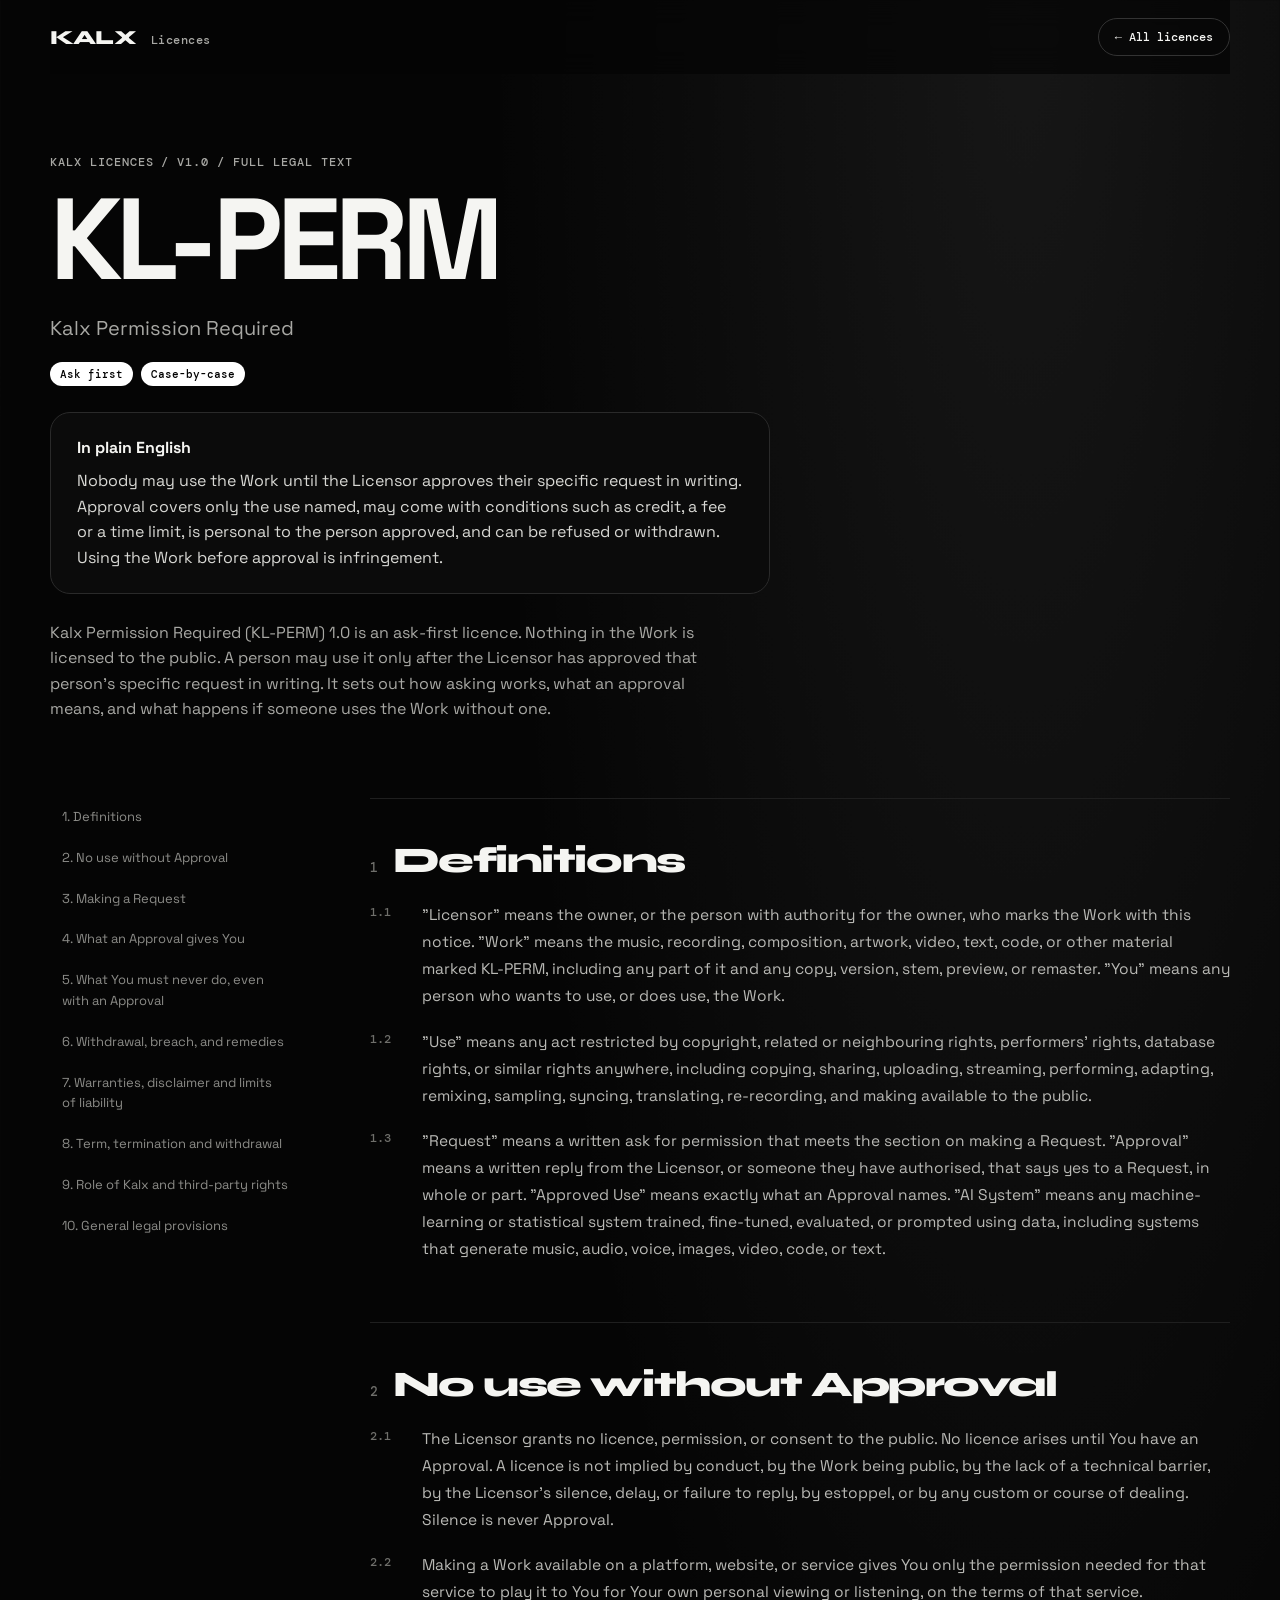
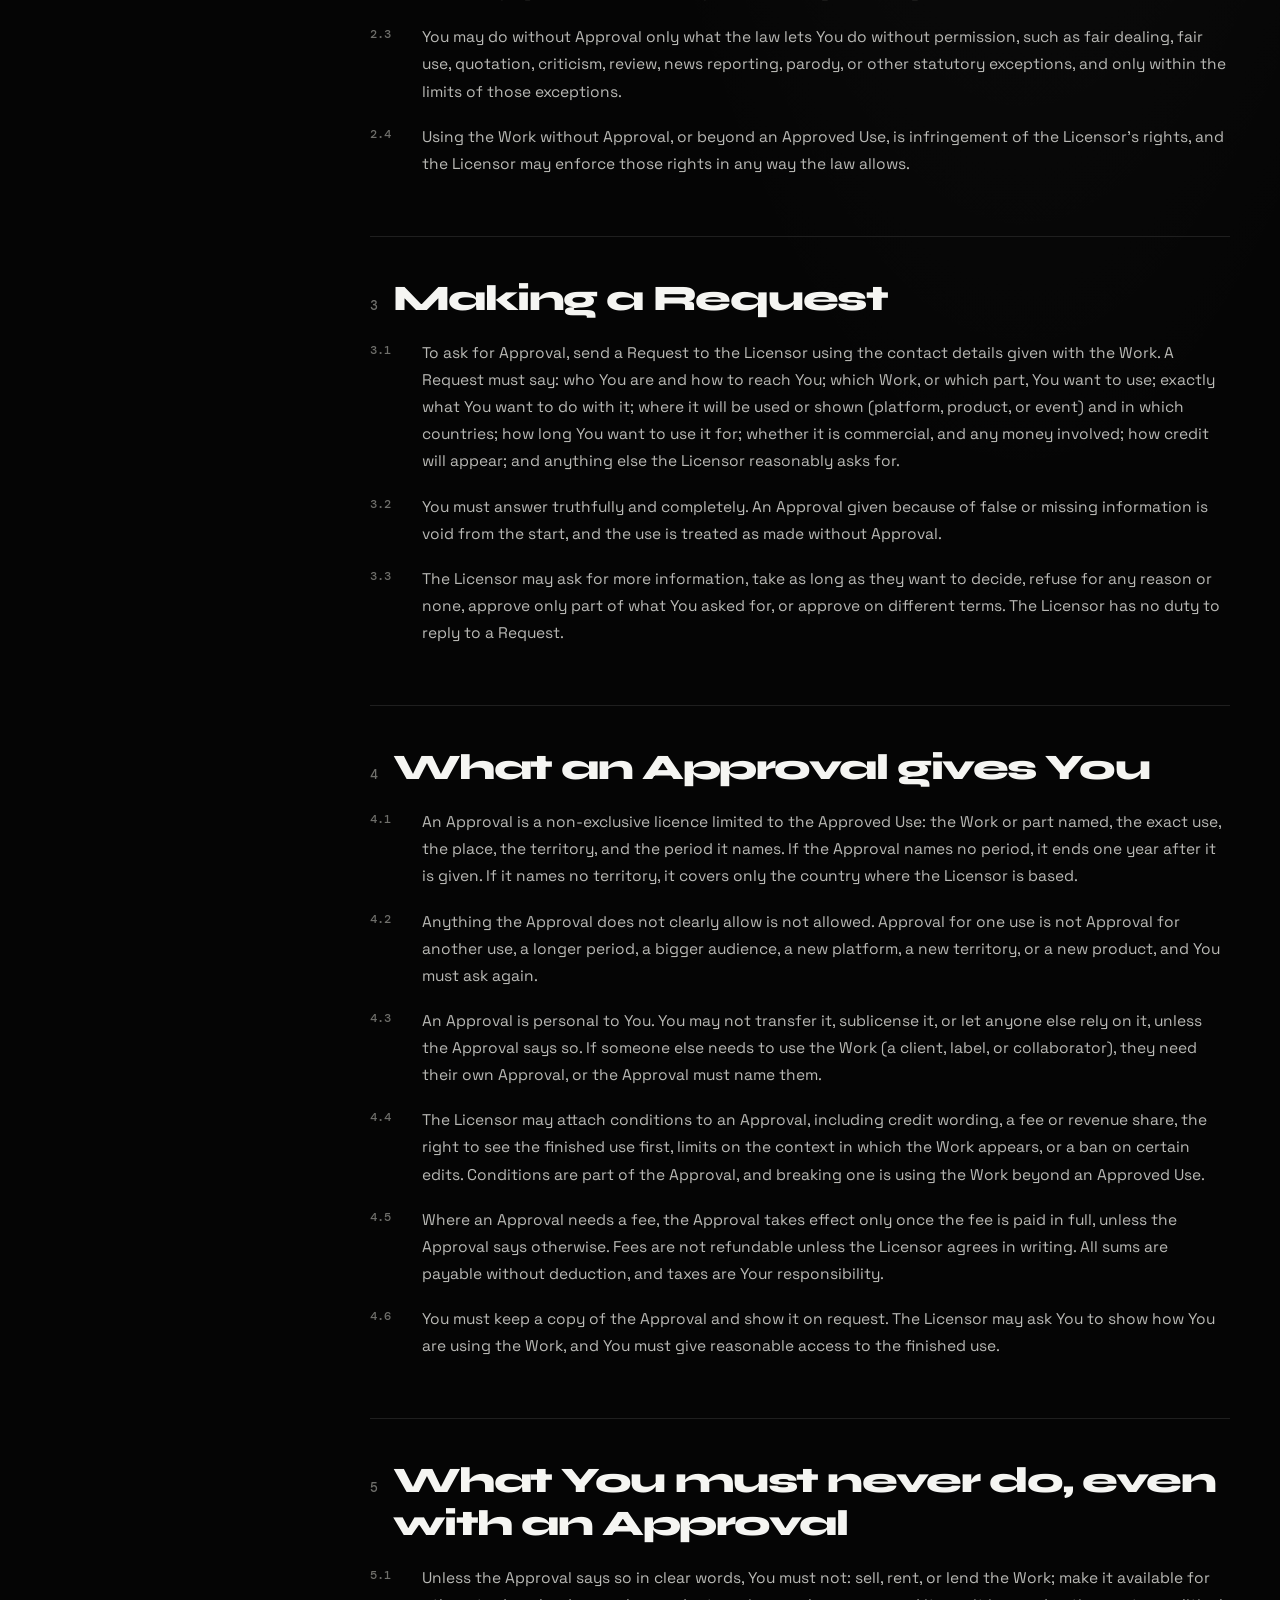
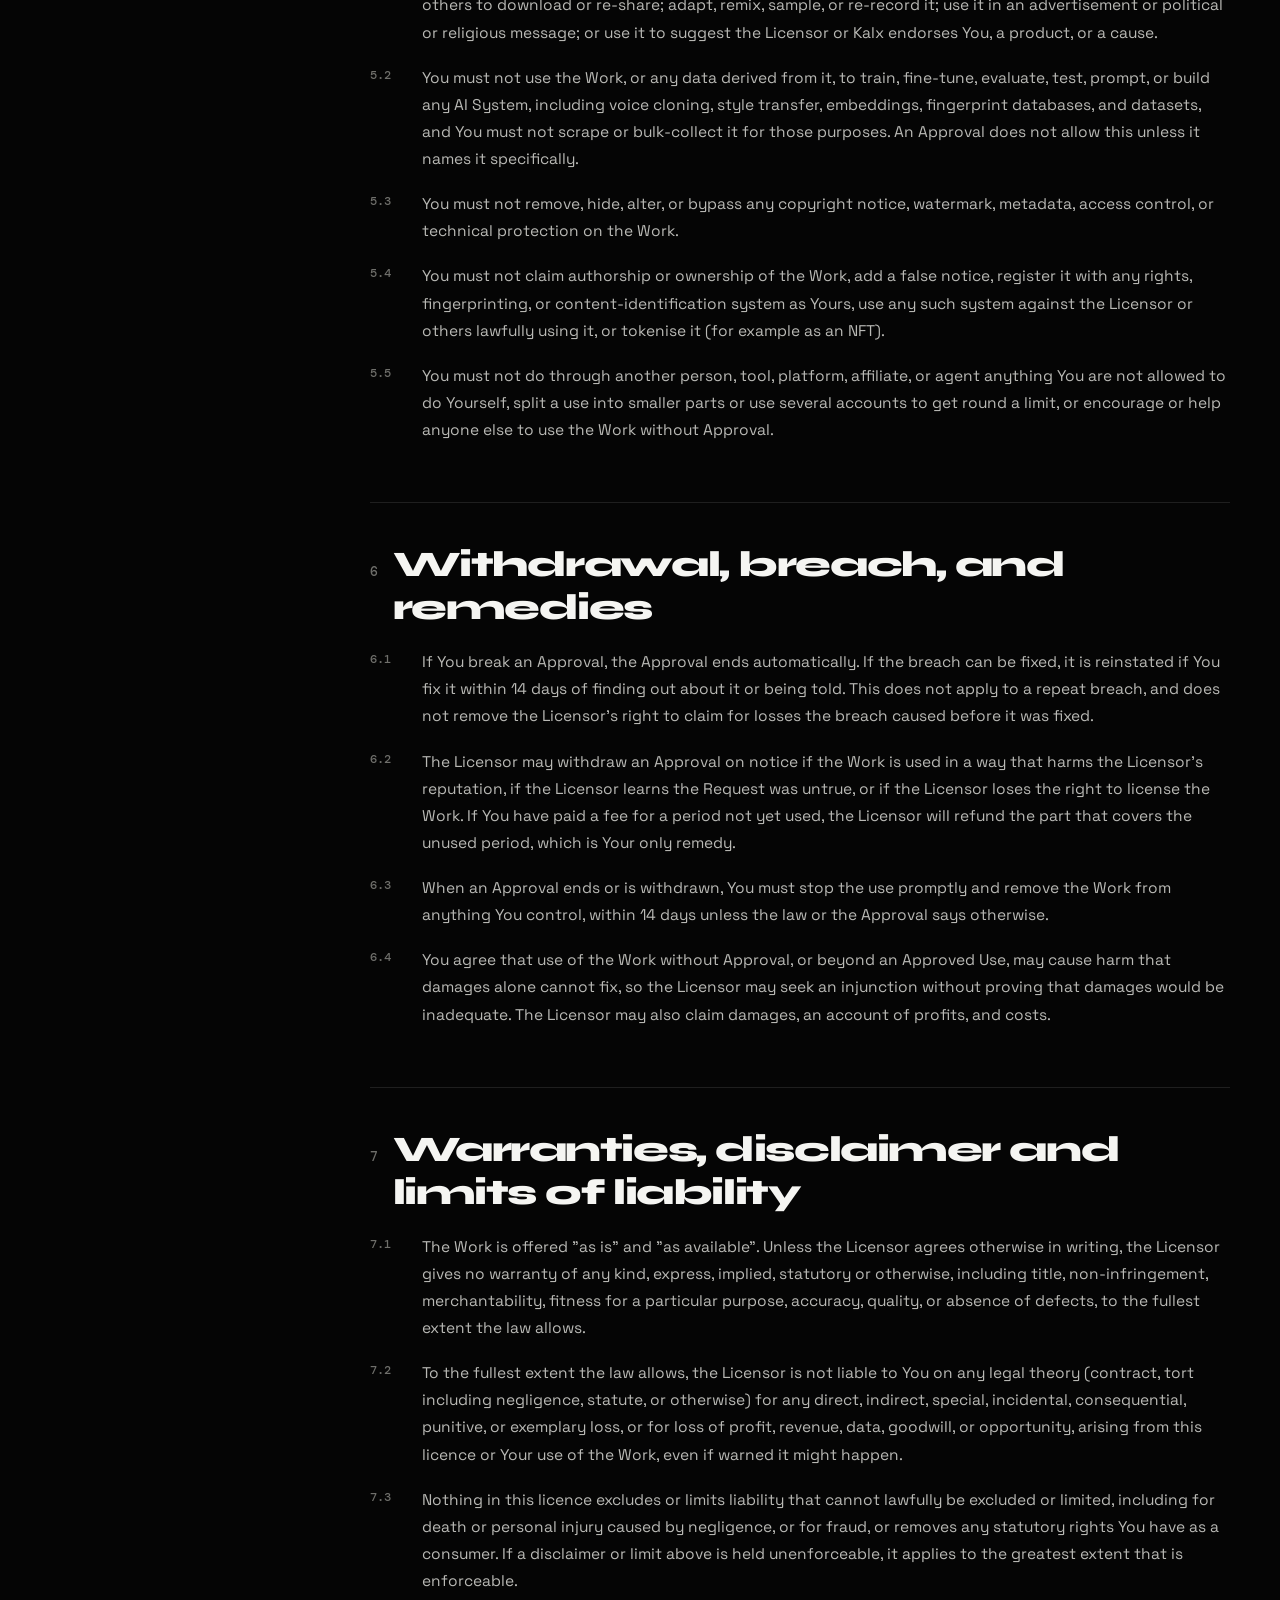
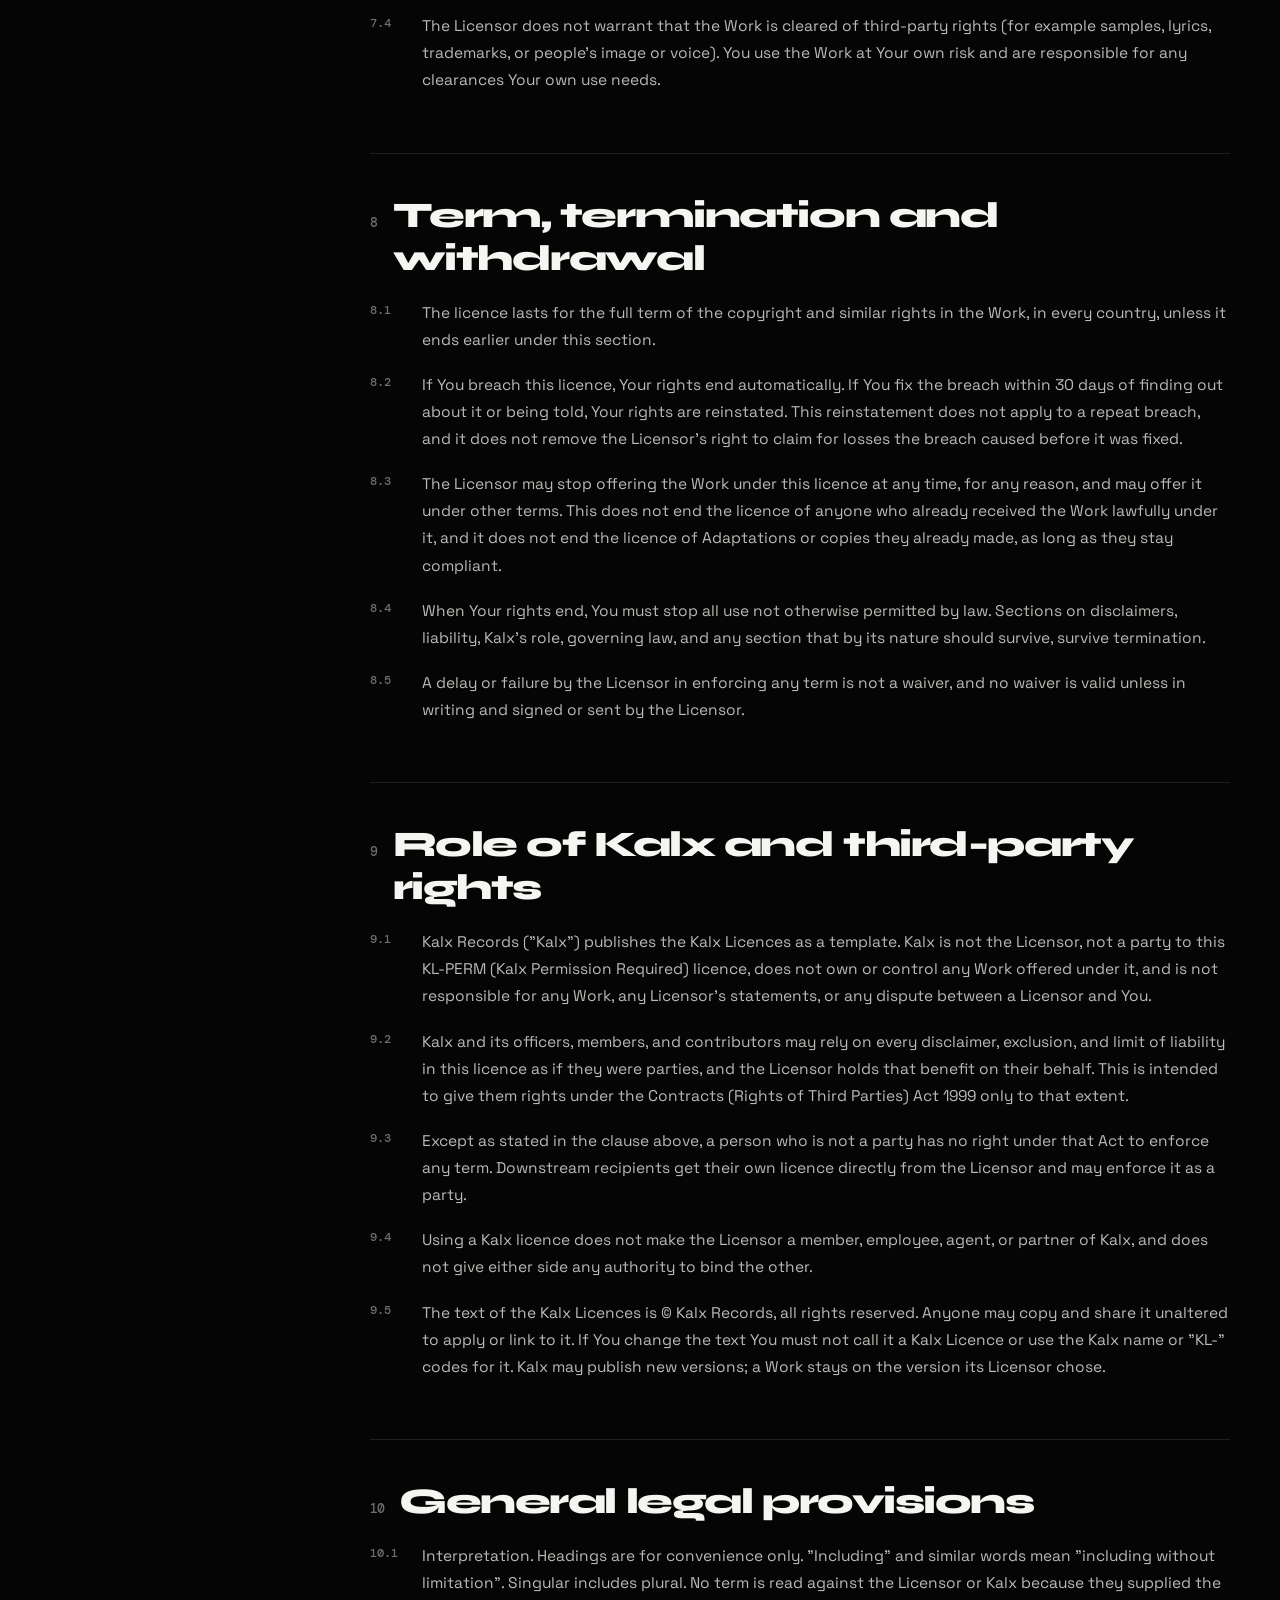
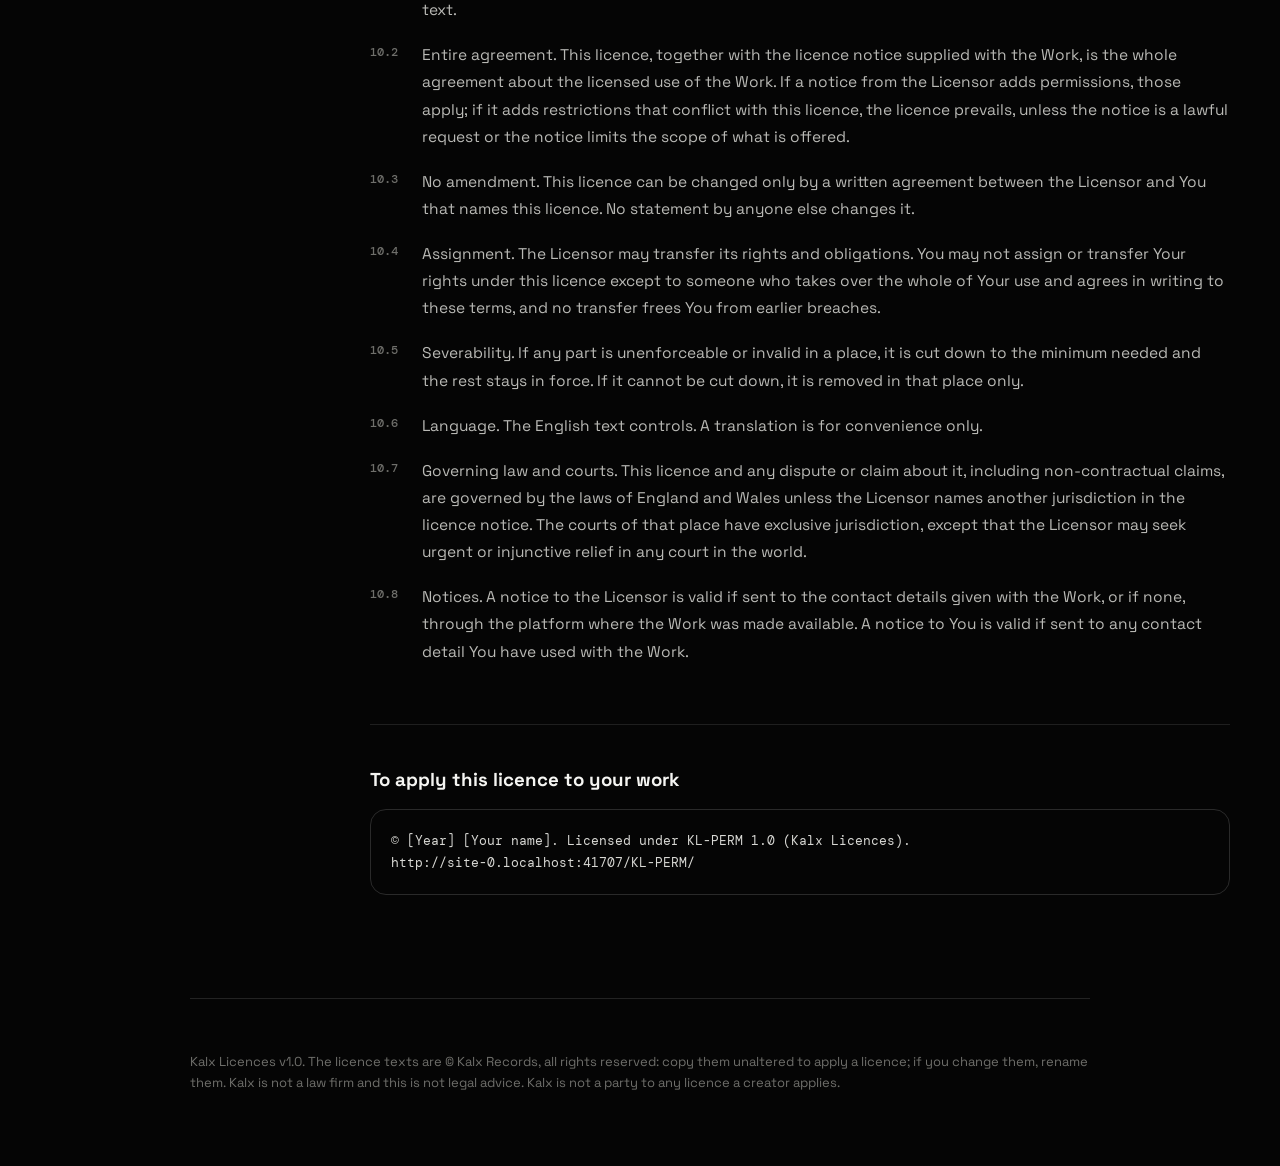
<file: KL-PERM/index.html>
<!doctype html><html lang="en"><head><meta charset="utf-8"><meta name="viewport" content="width=device-width,initial-scale=1"><title>KL-PERM — Kalx Permission Required</title><meta name="description" content="Nobody may use the Work until the Licensor approves their specific request in writing. Approval covers only the use named, may come with conditions such as"><meta name="theme-color" content="#050505"><link rel="icon" href="data:image/svg+xml,%3Csvg xmlns='http://www.w3.org/2000/svg' viewBox='0 0 32 32'%3E%3Crect width='32' height='32' rx='7' fill='%23050505'/%3E%3Ctext x='16' y='23' font-size='20' font-family='sans-serif' font-weight='800' text-anchor='middle' fill='%23fff'%3EK%3C/text%3E%3C/svg%3E"><link rel="preconnect" href="https://fonts.googleapis.com"><link rel="preconnect" href="https://fonts.gstatic.com" crossorigin><link href="https://fonts.googleapis.com/css2?family=DM+Mono:wght@400;500&family=Space+Grotesk:wght@400;500;700&family=Syne:wght@700;800&display=swap" rel="stylesheet"><link rel="stylesheet" href="../style.css"></head><body><header class="nav wrap"><a class="wordmark" href="../">KALX <em>Licences</em></a><a class="pill" href="../">← All licences</a></header><section class="hero wrap"><p class="eyebrow">Kalx Licences / v1.0 / Full legal text</p><h1>KL-PERM</h1><p class="sub big">Kalx Permission Required</p><div class="tags"><span>Ask first</span><span>Case-by-case</span></div><div class="plain"><strong>In plain English</strong><p>Nobody may use the Work until the Licensor approves their specific request in writing. Approval covers only the use named, may come with conditions such as credit, a fee or a time limit, is personal to the person approved, and can be refused or withdrawn. Using the Work before approval is infringement.</p></div><p class="lede">Kalx Permission Required (KL-PERM) 1.0 is an ask-first licence. Nothing in the Work is licensed to the public. A person may use it only after the Licensor has approved that person's specific request in writing. It sets out how asking works, what an approval means, and what happens if someone uses the Work without one.</p></section><section class="wrap doc"><nav class="toc" aria-label="Sections"><a href="#s1">1. Definitions</a><a href="#s2">2. No use without Approval</a><a href="#s3">3. Making a Request</a><a href="#s4">4. What an Approval gives You</a><a href="#s5">5. What You must never do, even with an Approval</a><a href="#s6">6. Withdrawal, breach, and remedies</a><a href="#s7">7. Warranties, disclaimer and limits of liability</a><a href="#s8">8. Term, termination and withdrawal</a><a href="#s9">9. Role of Kalx and third-party rights</a><a href="#s10">10. General legal provisions</a></nav><div class="body"><section id="s1"><h2><span>1</span>Definitions</h2><ol><li data-n="1.1">&quot;Licensor&quot; means the owner, or the person with authority for the owner, who marks the Work with this notice. &quot;Work&quot; means the music, recording, composition, artwork, video, text, code, or other material marked KL-PERM, including any part of it and any copy, version, stem, preview, or remaster. &quot;You&quot; means any person who wants to use, or does use, the Work.</li><li data-n="1.2">&quot;Use&quot; means any act restricted by copyright, related or neighbouring rights, performers' rights, database rights, or similar rights anywhere, including copying, sharing, uploading, streaming, performing, adapting, remixing, sampling, syncing, translating, re-recording, and making available to the public.</li><li data-n="1.3">&quot;Request&quot; means a written ask for permission that meets the section on making a Request. &quot;Approval&quot; means a written reply from the Licensor, or someone they have authorised, that says yes to a Request, in whole or part. &quot;Approved Use&quot; means exactly what an Approval names. &quot;AI System&quot; means any machine-learning or statistical system trained, fine-tuned, evaluated, or prompted using data, including systems that generate music, audio, voice, images, video, code, or text.</li></ol></section><section id="s2"><h2><span>2</span>No use without Approval</h2><ol><li data-n="2.1">The Licensor grants no licence, permission, or consent to the public. No licence arises until You have an Approval. A licence is not implied by conduct, by the Work being public, by the lack of a technical barrier, by the Licensor's silence, delay, or failure to reply, by estoppel, or by any custom or course of dealing. Silence is never Approval.</li><li data-n="2.2">Making a Work available on a platform, website, or service gives You only the permission needed for that service to play it to You for Your own personal viewing or listening, on the terms of that service.</li><li data-n="2.3">You may do without Approval only what the law lets You do without permission, such as fair dealing, fair use, quotation, criticism, review, news reporting, parody, or other statutory exceptions, and only within the limits of those exceptions.</li><li data-n="2.4">Using the Work without Approval, or beyond an Approved Use, is infringement of the Licensor's rights, and the Licensor may enforce those rights in any way the law allows.</li></ol></section><section id="s3"><h2><span>3</span>Making a Request</h2><ol><li data-n="3.1">To ask for Approval, send a Request to the Licensor using the contact details given with the Work. A Request must say: who You are and how to reach You; which Work, or which part, You want to use; exactly what You want to do with it; where it will be used or shown (platform, product, or event) and in which countries; how long You want to use it for; whether it is commercial, and any money involved; how credit will appear; and anything else the Licensor reasonably asks for.</li><li data-n="3.2">You must answer truthfully and completely. An Approval given because of false or missing information is void from the start, and the use is treated as made without Approval.</li><li data-n="3.3">The Licensor may ask for more information, take as long as they want to decide, refuse for any reason or none, approve only part of what You asked for, or approve on different terms. The Licensor has no duty to reply to a Request.</li></ol></section><section id="s4"><h2><span>4</span>What an Approval gives You</h2><ol><li data-n="4.1">An Approval is a non-exclusive licence limited to the Approved Use: the Work or part named, the exact use, the place, the territory, and the period it names. If the Approval names no period, it ends one year after it is given. If it names no territory, it covers only the country where the Licensor is based.</li><li data-n="4.2">Anything the Approval does not clearly allow is not allowed. Approval for one use is not Approval for another use, a longer period, a bigger audience, a new platform, a new territory, or a new product, and You must ask again.</li><li data-n="4.3">An Approval is personal to You. You may not transfer it, sublicense it, or let anyone else rely on it, unless the Approval says so. If someone else needs to use the Work (a client, label, or collaborator), they need their own Approval, or the Approval must name them.</li><li data-n="4.4">The Licensor may attach conditions to an Approval, including credit wording, a fee or revenue share, the right to see the finished use first, limits on the context in which the Work appears, or a ban on certain edits. Conditions are part of the Approval, and breaking one is using the Work beyond an Approved Use.</li><li data-n="4.5">Where an Approval needs a fee, the Approval takes effect only once the fee is paid in full, unless the Approval says otherwise. Fees are not refundable unless the Licensor agrees in writing. All sums are payable without deduction, and taxes are Your responsibility.</li><li data-n="4.6">You must keep a copy of the Approval and show it on request. The Licensor may ask You to show how You are using the Work, and You must give reasonable access to the finished use.</li></ol></section><section id="s5"><h2><span>5</span>What You must never do, even with an Approval</h2><ol><li data-n="5.1">Unless the Approval says so in clear words, You must not: sell, rent, or lend the Work; make it available for others to download or re-share; adapt, remix, sample, or re-record it; use it in an advertisement or political or religious message; or use it to suggest the Licensor or Kalx endorses You, a product, or a cause.</li><li data-n="5.2">You must not use the Work, or any data derived from it, to train, fine-tune, evaluate, test, prompt, or build any AI System, including voice cloning, style transfer, embeddings, fingerprint databases, and datasets, and You must not scrape or bulk-collect it for those purposes. An Approval does not allow this unless it names it specifically.</li><li data-n="5.3">You must not remove, hide, alter, or bypass any copyright notice, watermark, metadata, access control, or technical protection on the Work.</li><li data-n="5.4">You must not claim authorship or ownership of the Work, add a false notice, register it with any rights, fingerprinting, or content-identification system as Yours, use any such system against the Licensor or others lawfully using it, or tokenise it (for example as an NFT).</li><li data-n="5.5">You must not do through another person, tool, platform, affiliate, or agent anything You are not allowed to do Yourself, split a use into smaller parts or use several accounts to get round a limit, or encourage or help anyone else to use the Work without Approval.</li></ol></section><section id="s6"><h2><span>6</span>Withdrawal, breach, and remedies</h2><ol><li data-n="6.1">If You break an Approval, the Approval ends automatically. If the breach can be fixed, it is reinstated if You fix it within 14 days of finding out about it or being told. This does not apply to a repeat breach, and does not remove the Licensor's right to claim for losses the breach caused before it was fixed.</li><li data-n="6.2">The Licensor may withdraw an Approval on notice if the Work is used in a way that harms the Licensor's reputation, if the Licensor learns the Request was untrue, or if the Licensor loses the right to license the Work. If You have paid a fee for a period not yet used, the Licensor will refund the part that covers the unused period, which is Your only remedy.</li><li data-n="6.3">When an Approval ends or is withdrawn, You must stop the use promptly and remove the Work from anything You control, within 14 days unless the law or the Approval says otherwise.</li><li data-n="6.4">You agree that use of the Work without Approval, or beyond an Approved Use, may cause harm that damages alone cannot fix, so the Licensor may seek an injunction without proving that damages would be inadequate. The Licensor may also claim damages, an account of profits, and costs.</li></ol></section><section id="s7"><h2><span>7</span>Warranties, disclaimer and limits of liability</h2><ol><li data-n="7.1">The Work is offered &quot;as is&quot; and &quot;as available&quot;. Unless the Licensor agrees otherwise in writing, the Licensor gives no warranty of any kind, express, implied, statutory or otherwise, including title, non-infringement, merchantability, fitness for a particular purpose, accuracy, quality, or absence of defects, to the fullest extent the law allows.</li><li data-n="7.2">To the fullest extent the law allows, the Licensor is not liable to You on any legal theory (contract, tort including negligence, statute, or otherwise) for any direct, indirect, special, incidental, consequential, punitive, or exemplary loss, or for loss of profit, revenue, data, goodwill, or opportunity, arising from this licence or Your use of the Work, even if warned it might happen.</li><li data-n="7.3">Nothing in this licence excludes or limits liability that cannot lawfully be excluded or limited, including for death or personal injury caused by negligence, or for fraud, or removes any statutory rights You have as a consumer. If a disclaimer or limit above is held unenforceable, it applies to the greatest extent that is enforceable.</li><li data-n="7.4">The Licensor does not warrant that the Work is cleared of third-party rights (for example samples, lyrics, trademarks, or people's image or voice). You use the Work at Your own risk and are responsible for any clearances Your own use needs.</li></ol></section><section id="s8"><h2><span>8</span>Term, termination and withdrawal</h2><ol><li data-n="8.1">The licence lasts for the full term of the copyright and similar rights in the Work, in every country, unless it ends earlier under this section.</li><li data-n="8.2">If You breach this licence, Your rights end automatically. If You fix the breach within 30 days of finding out about it or being told, Your rights are reinstated. This reinstatement does not apply to a repeat breach, and it does not remove the Licensor's right to claim for losses the breach caused before it was fixed.</li><li data-n="8.3">The Licensor may stop offering the Work under this licence at any time, for any reason, and may offer it under other terms. This does not end the licence of anyone who already received the Work lawfully under it, and it does not end the licence of Adaptations or copies they already made, as long as they stay compliant.</li><li data-n="8.4">When Your rights end, You must stop all use not otherwise permitted by law. Sections on disclaimers, liability, Kalx's role, governing law, and any section that by its nature should survive, survive termination.</li><li data-n="8.5">A delay or failure by the Licensor in enforcing any term is not a waiver, and no waiver is valid unless in writing and signed or sent by the Licensor.</li></ol></section><section id="s9"><h2><span>9</span>Role of Kalx and third-party rights</h2><ol><li data-n="9.1">Kalx Records (&quot;Kalx&quot;) publishes the Kalx Licences as a template. Kalx is not the Licensor, not a party to this KL-PERM (Kalx Permission Required) licence, does not own or control any Work offered under it, and is not responsible for any Work, any Licensor's statements, or any dispute between a Licensor and You.</li><li data-n="9.2">Kalx and its officers, members, and contributors may rely on every disclaimer, exclusion, and limit of liability in this licence as if they were parties, and the Licensor holds that benefit on their behalf. This is intended to give them rights under the Contracts (Rights of Third Parties) Act 1999 only to that extent.</li><li data-n="9.3">Except as stated in the clause above, a person who is not a party has no right under that Act to enforce any term. Downstream recipients get their own licence directly from the Licensor and may enforce it as a party.</li><li data-n="9.4">Using a Kalx licence does not make the Licensor a member, employee, agent, or partner of Kalx, and does not give either side any authority to bind the other.</li><li data-n="9.5">The text of the Kalx Licences is © Kalx Records, all rights reserved. Anyone may copy and share it unaltered to apply or link to it. If You change the text You must not call it a Kalx Licence or use the Kalx name or &quot;KL-&quot; codes for it. Kalx may publish new versions; a Work stays on the version its Licensor chose.</li></ol></section><section id="s10"><h2><span>10</span>General legal provisions</h2><ol><li data-n="10.1">Interpretation. Headings are for convenience only. &quot;Including&quot; and similar words mean &quot;including without limitation&quot;. Singular includes plural. No term is read against the Licensor or Kalx because they supplied the text.</li><li data-n="10.2">Entire agreement. This licence, together with the licence notice supplied with the Work, is the whole agreement about the licensed use of the Work. If a notice from the Licensor adds permissions, those apply; if it adds restrictions that conflict with this licence, the licence prevails, unless the notice is a lawful request or the notice limits the scope of what is offered.</li><li data-n="10.3">No amendment. This licence can be changed only by a written agreement between the Licensor and You that names this licence. No statement by anyone else changes it.</li><li data-n="10.4">Assignment. The Licensor may transfer its rights and obligations. You may not assign or transfer Your rights under this licence except to someone who takes over the whole of Your use and agrees in writing to these terms, and no transfer frees You from earlier breaches.</li><li data-n="10.5">Severability. If any part is unenforceable or invalid in a place, it is cut down to the minimum needed and the rest stays in force. If it cannot be cut down, it is removed in that place only.</li><li data-n="10.6">Language. The English text controls. A translation is for convenience only.</li><li data-n="10.7">Governing law and courts. This licence and any dispute or claim about it, including non-contractual claims, are governed by the laws of England and Wales unless the Licensor names another jurisdiction in the licence notice. The courts of that place have exclusive jurisdiction, except that the Licensor may seek urgent or injunctive relief in any court in the world.</li><li data-n="10.8">Notices. A notice to the Licensor is valid if sent to the contact details given with the Work, or if none, through the platform where the Work was made available. A notice to You is valid if sent to any contact detail You have used with the Work.</li></ol></section><div class="apply"><h3>To apply this licence to your work</h3><pre>© [Year] [Your name]. Licensed under KL-PERM 1.0 (Kalx Licences).
<span data-url>https://USERNAME.github.io/kalx/KL-PERM/</span></pre></div></div></section><footer class="footer wrap"><p>Kalx Licences v1.0. The licence texts are © Kalx Records, all rights reserved: copy them unaltered to apply a licence; if you change them, rename them. Kalx is not a law firm and this is not legal advice. Kalx is not a party to any licence a creator applies.</p></footer><script>if(/^https?:/.test(location.href)){var b=location.origin+location.pathname.replace(/index\.html$/,'').replace(/KL-[^/]*\/$/,'');if(b.slice(-1)!=='/')b+='/';document.querySelectorAll('[data-url]').forEach(function(e){e.textContent=e.textContent.replace('https://USERNAME.github.io/kalx/',b)})}</script></body></html>
</file>
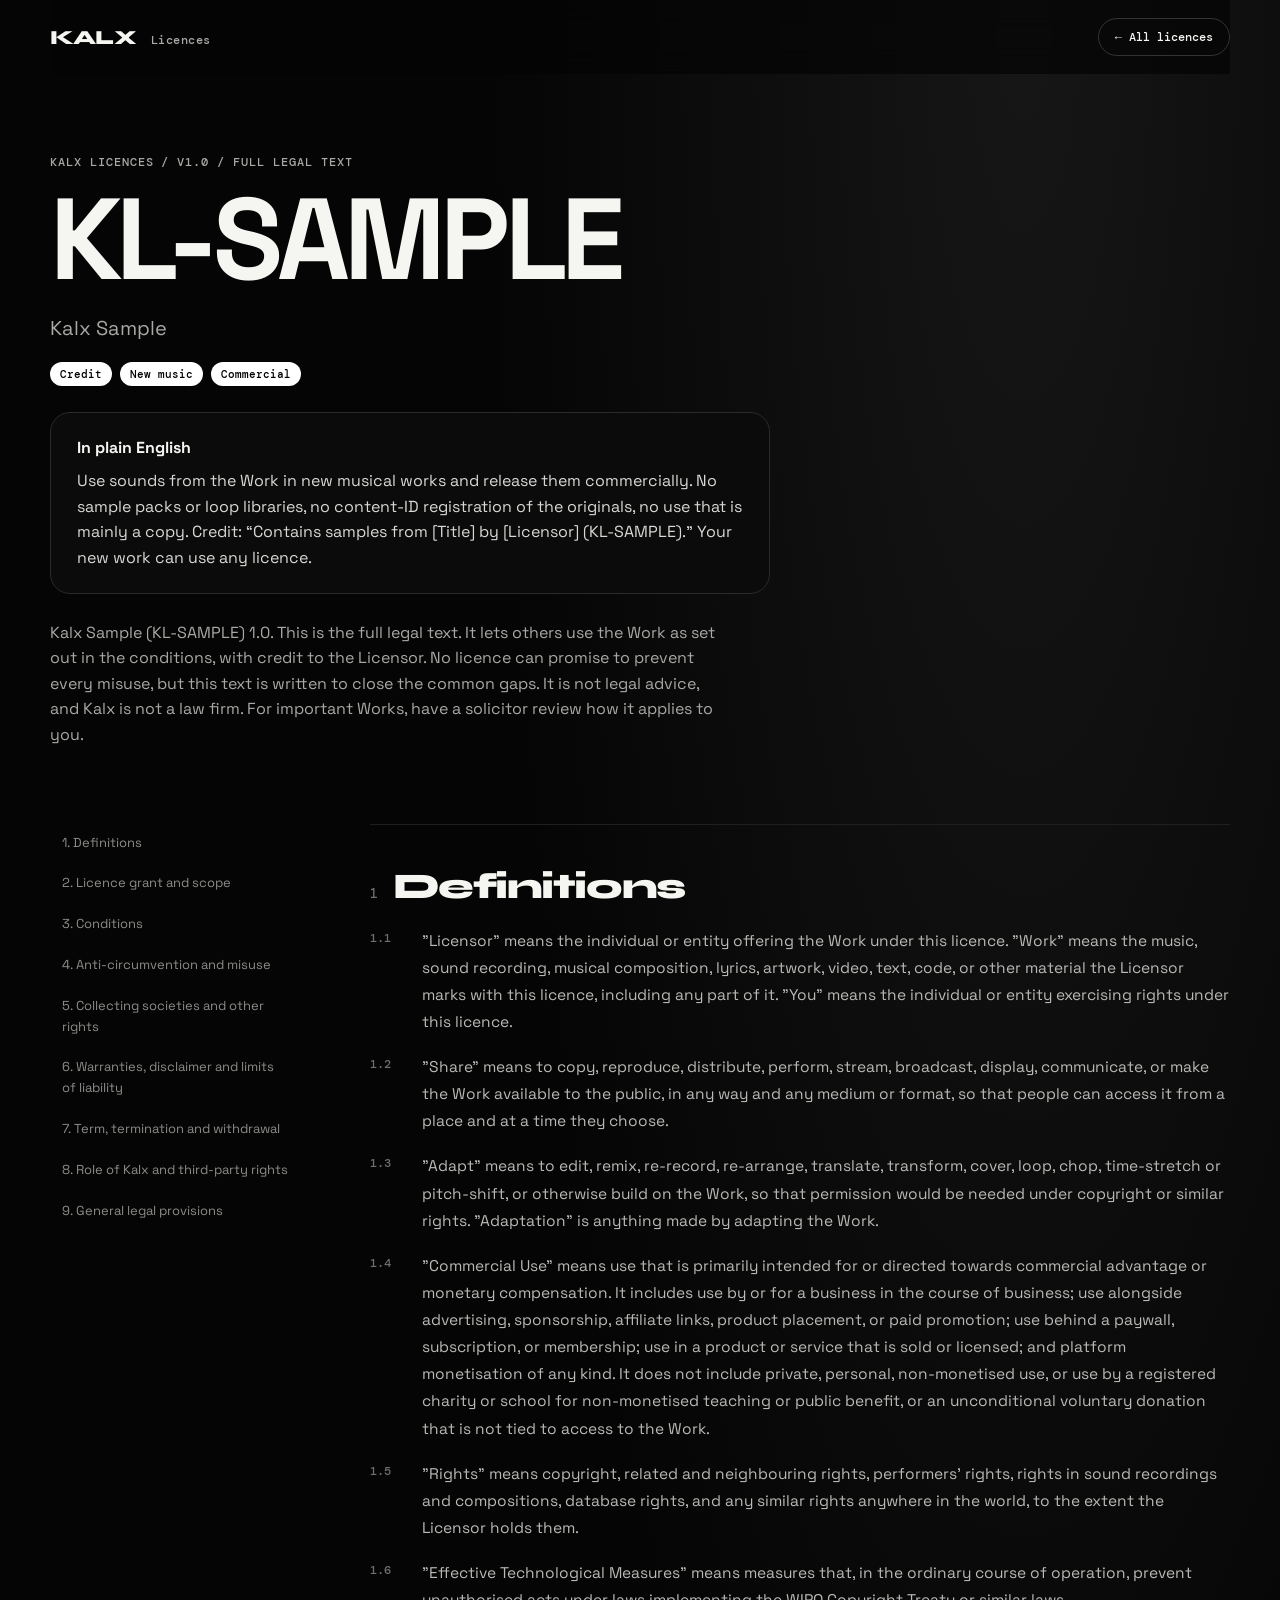
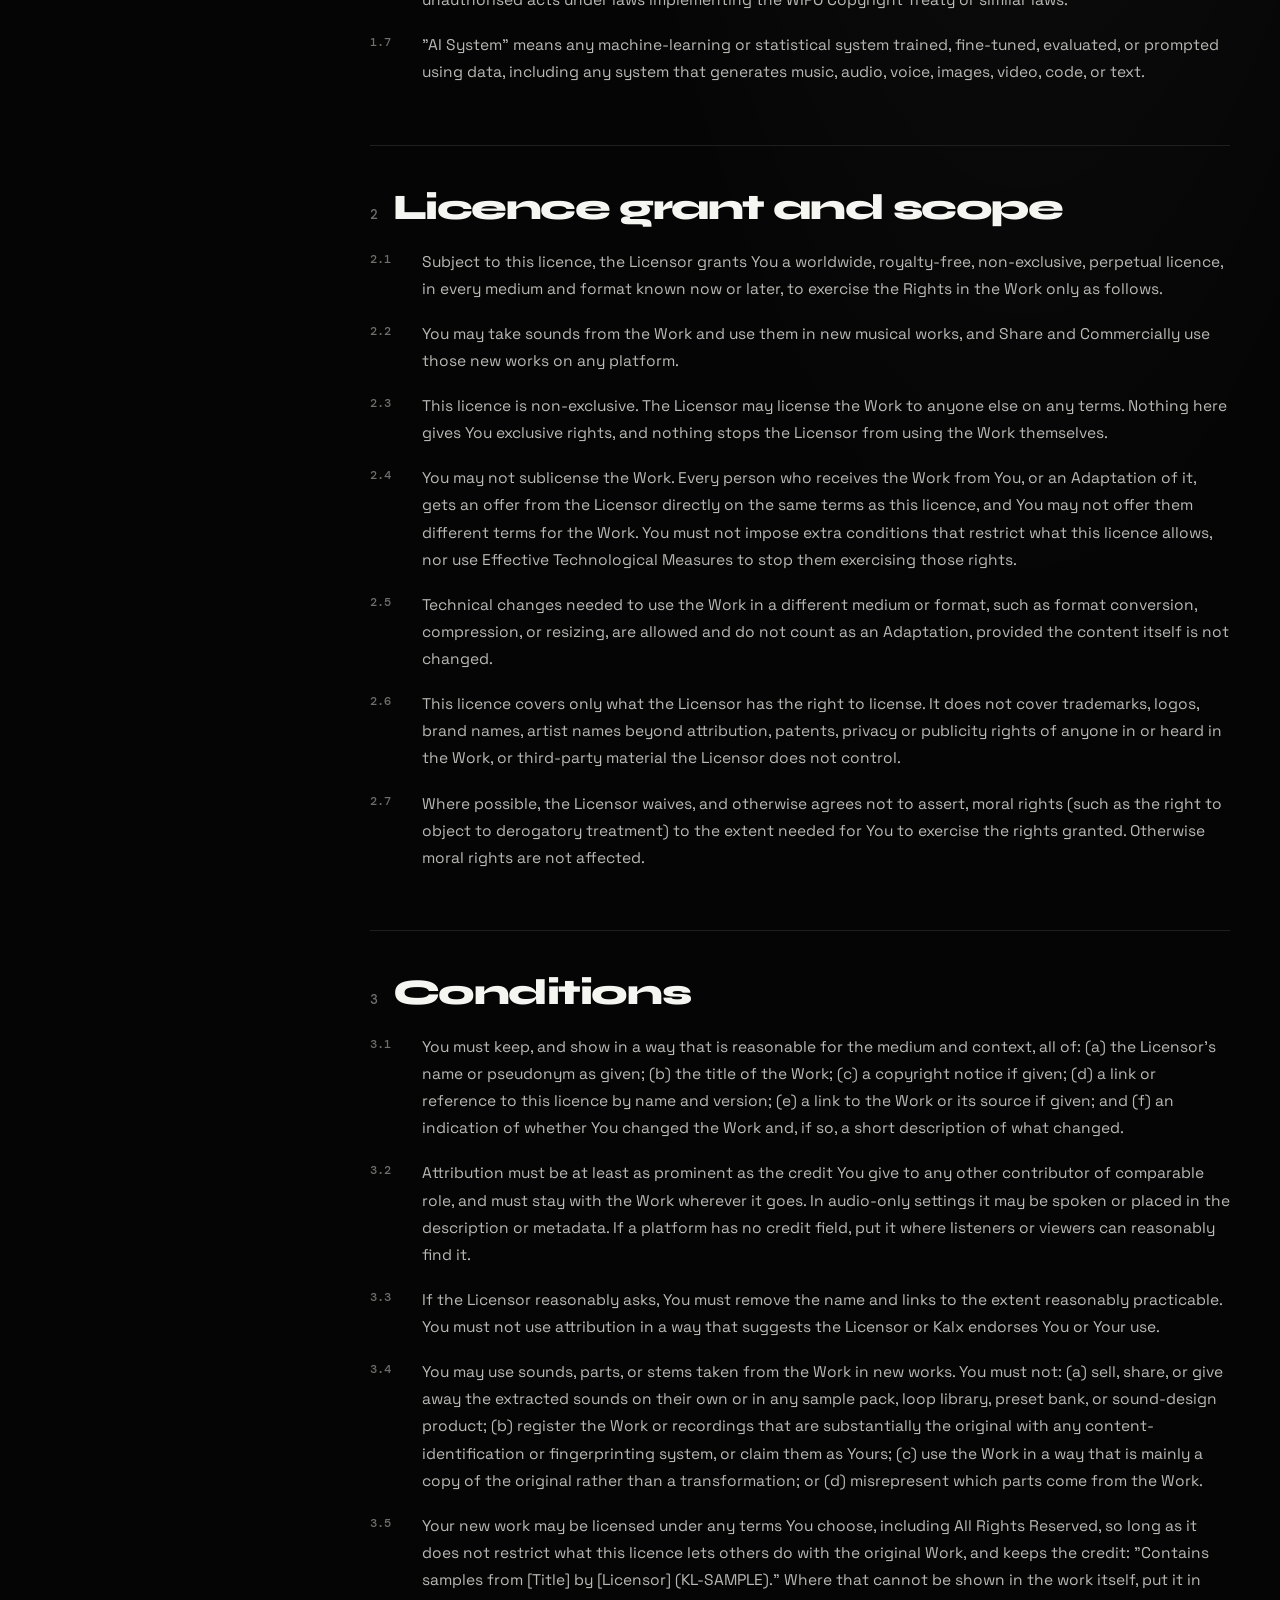
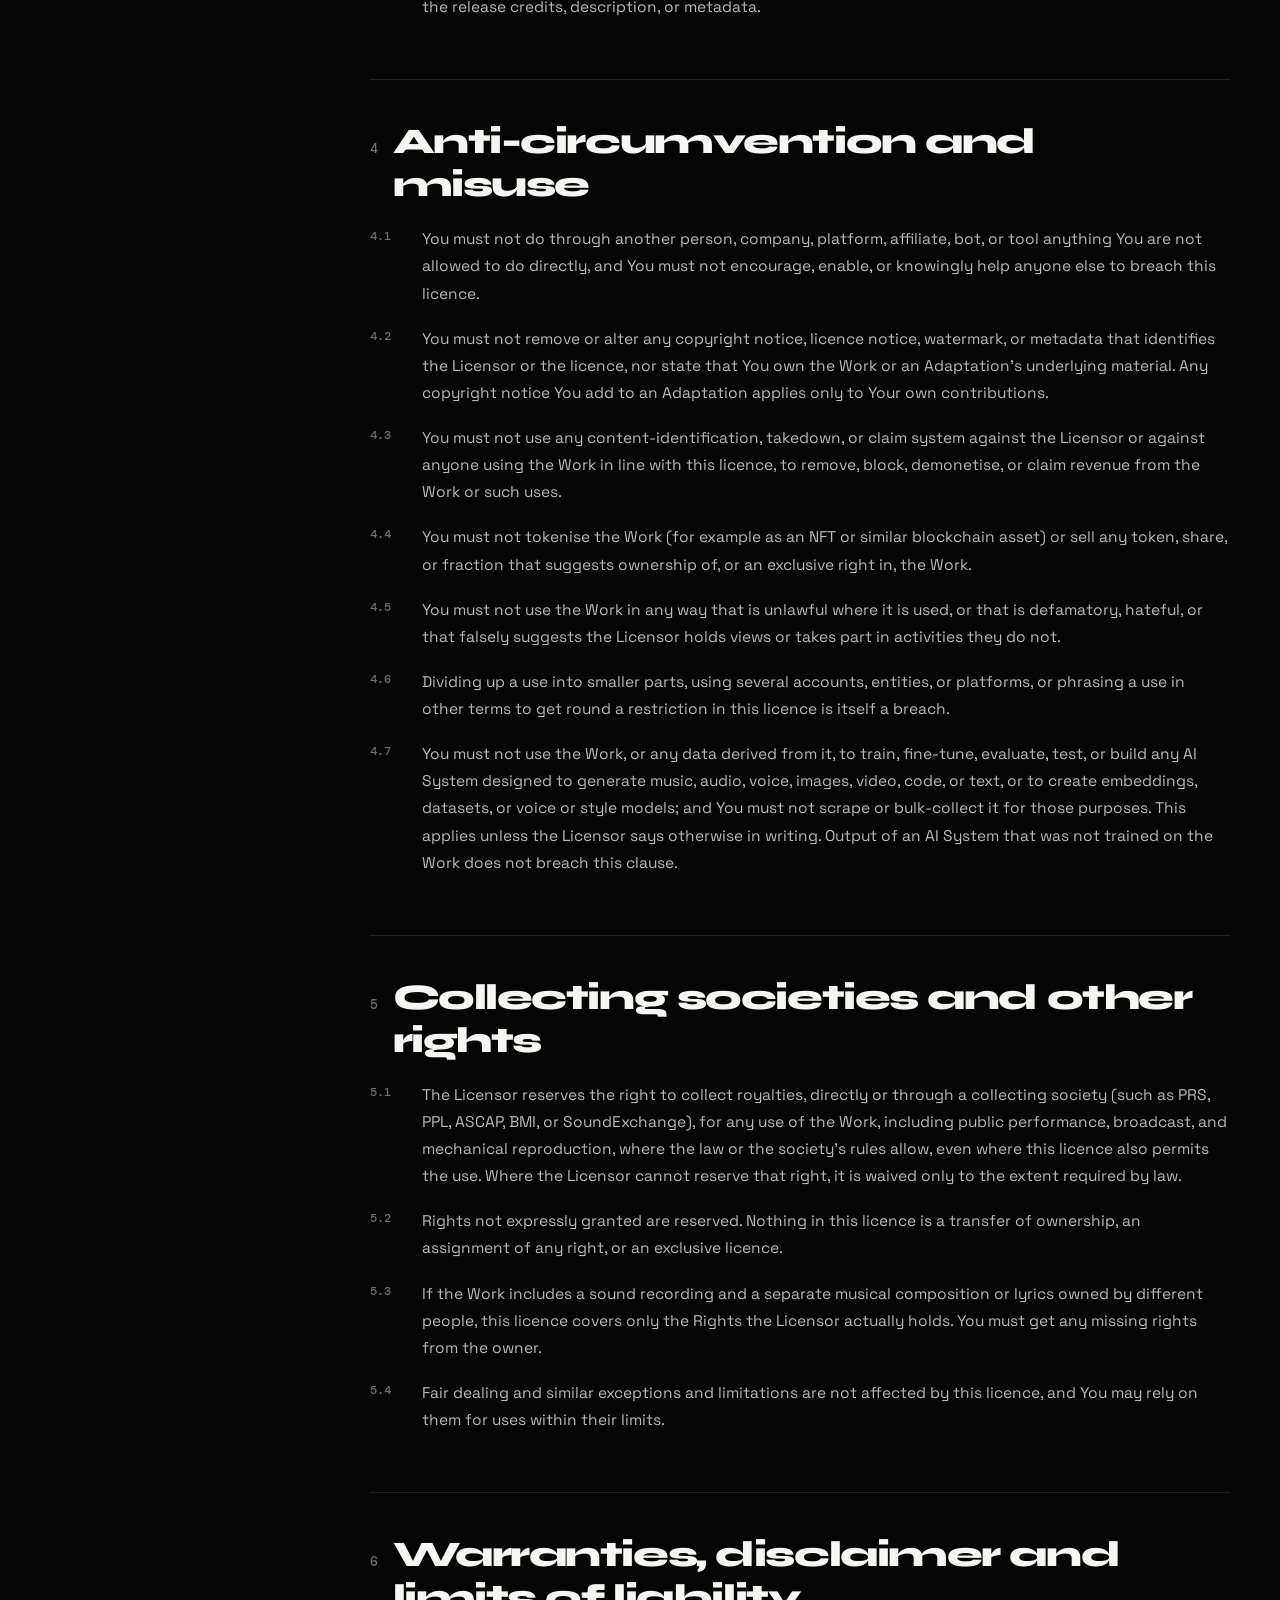
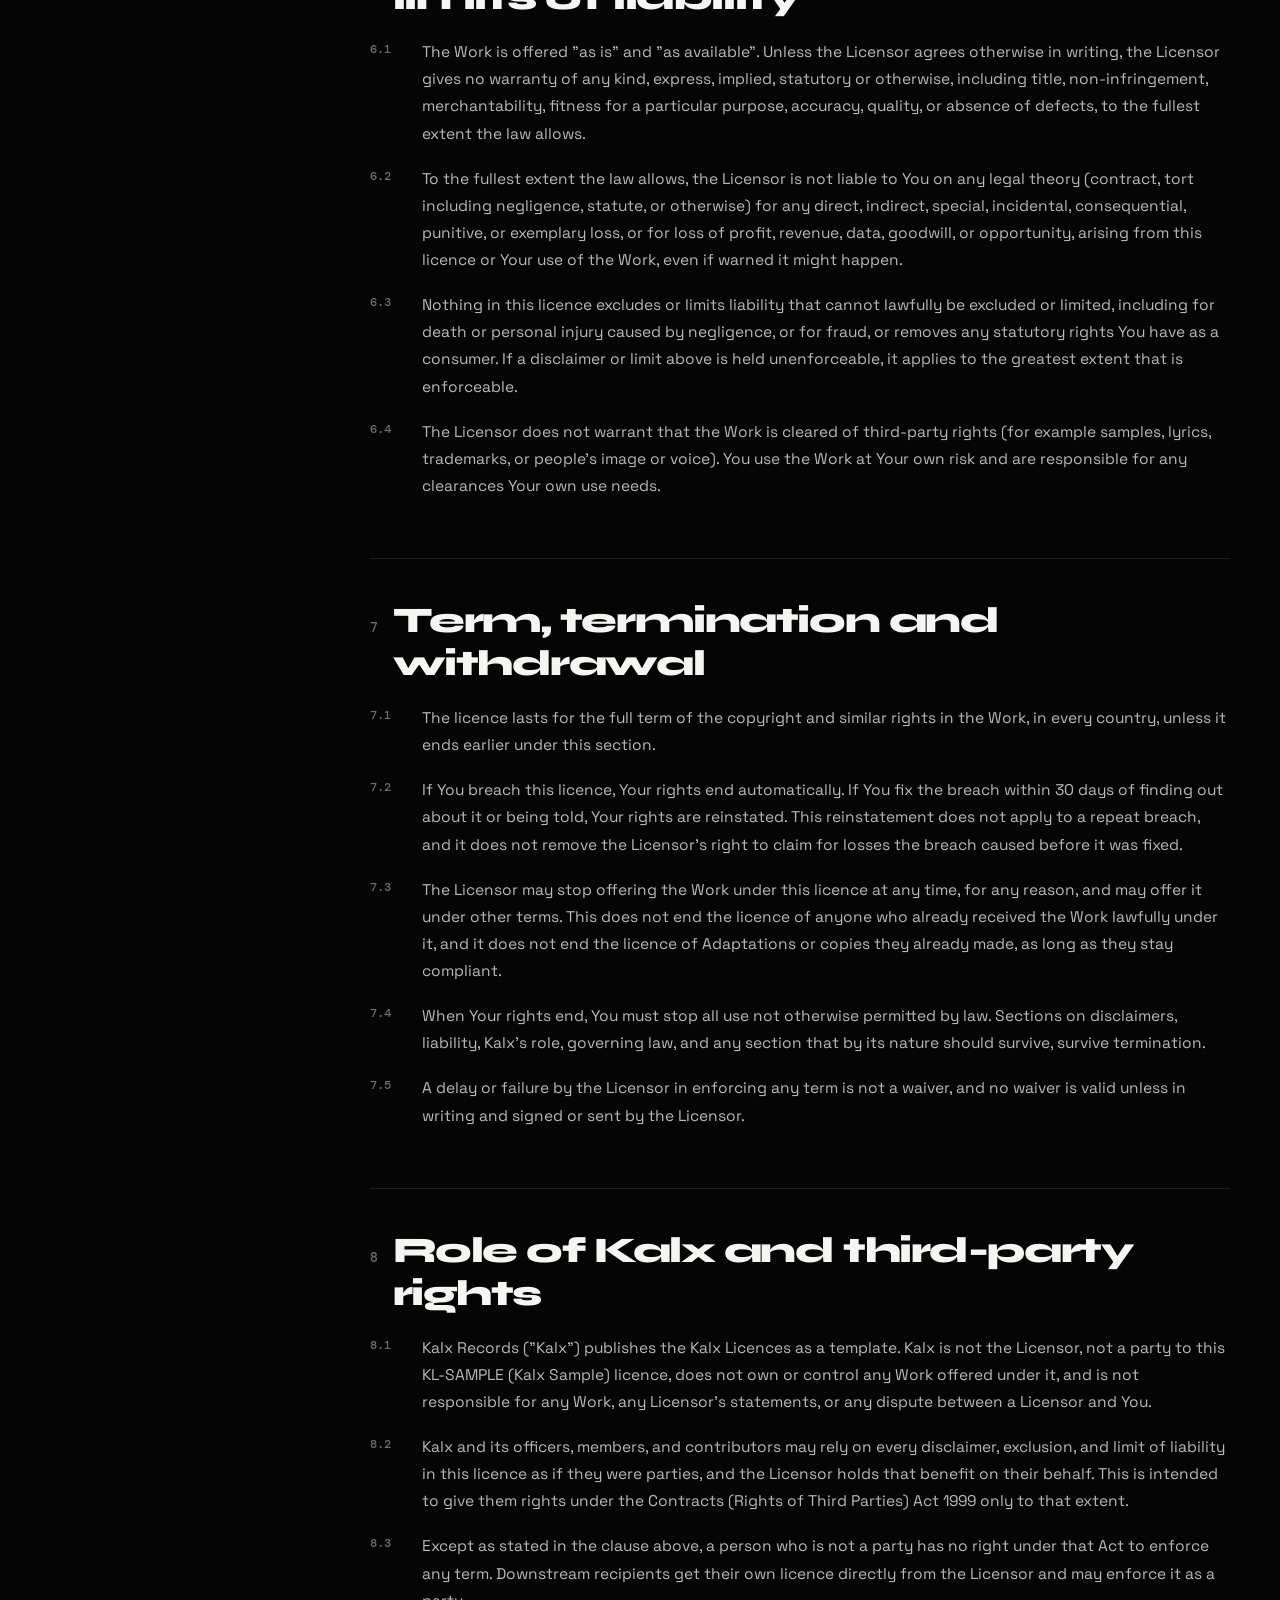
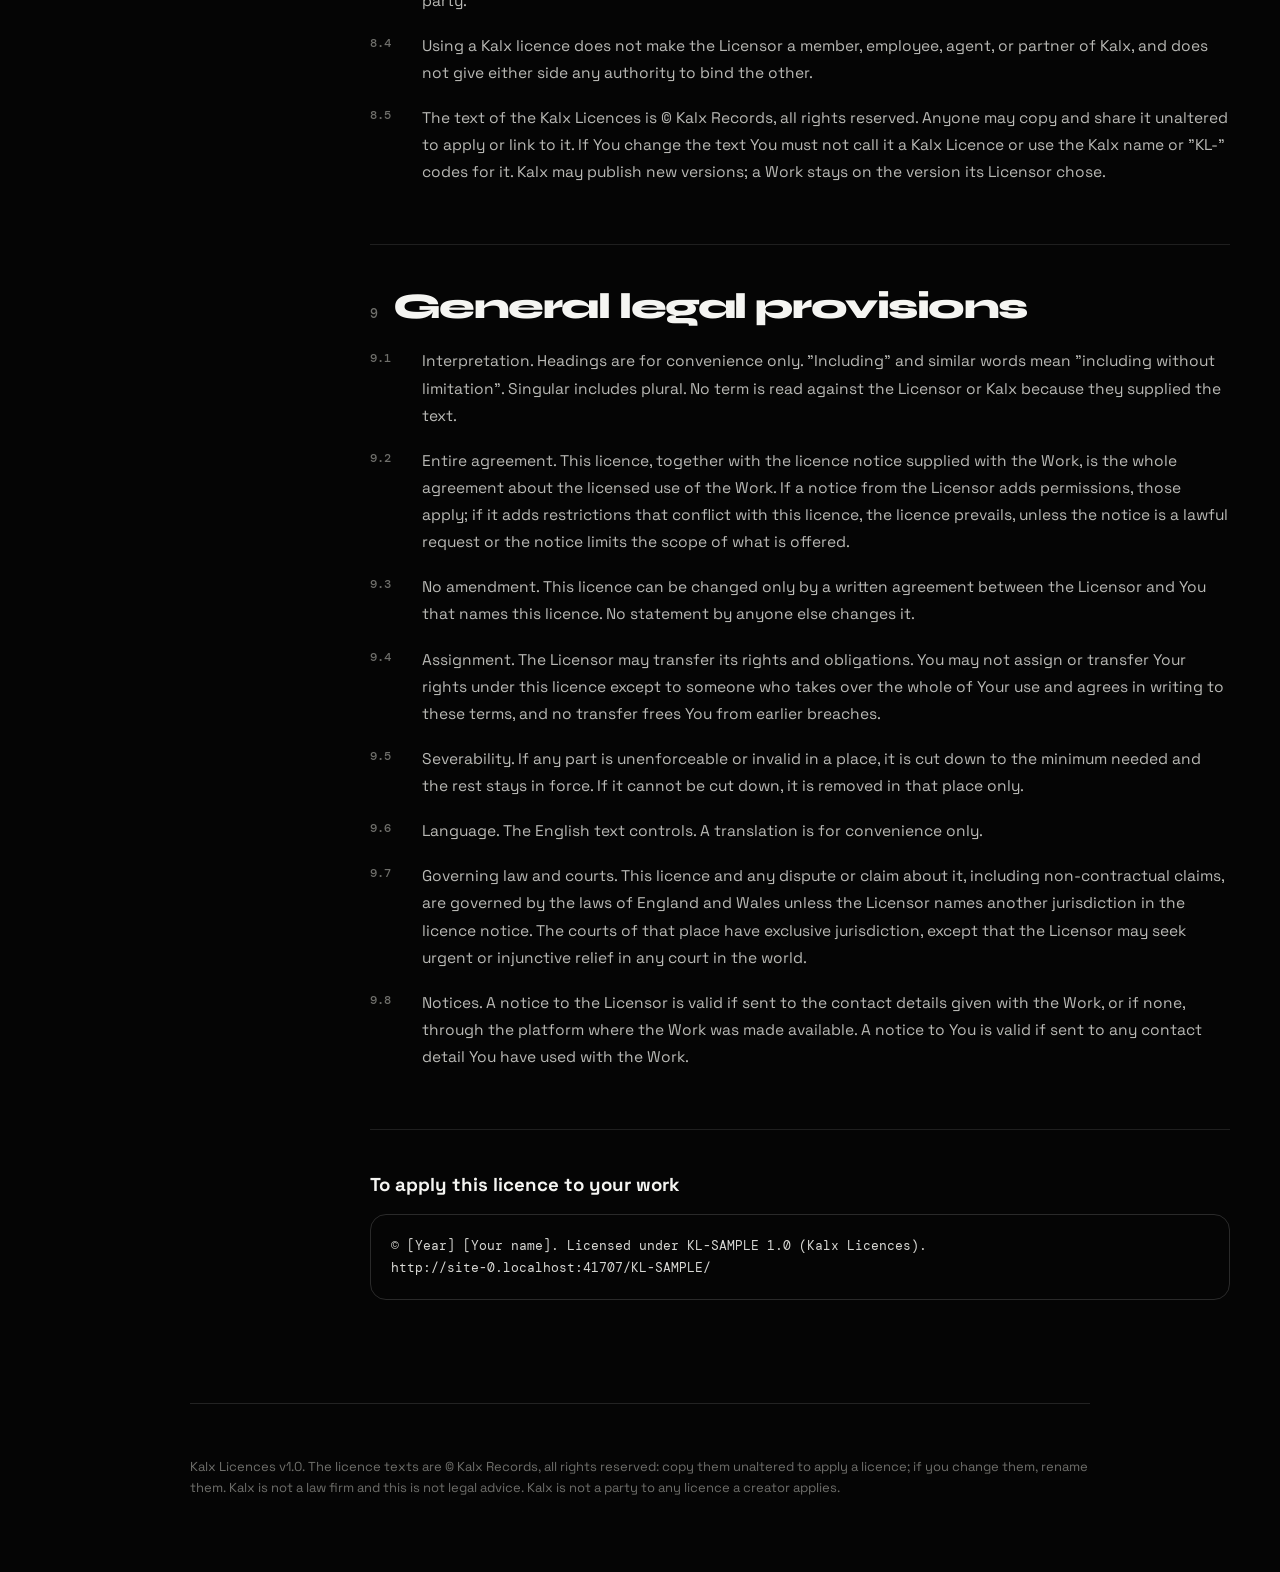
<file: KL-SAMPLE/index.html>
<!doctype html><html lang="en"><head><meta charset="utf-8"><meta name="viewport" content="width=device-width,initial-scale=1"><title>KL-SAMPLE — Kalx Sample</title><meta name="description" content="Use sounds from the Work in new musical works and release them commercially. No sample packs or loop libraries, no content-ID registration of the originals"><meta name="theme-color" content="#050505"><link rel="icon" href="data:image/svg+xml,%3Csvg xmlns='http://www.w3.org/2000/svg' viewBox='0 0 32 32'%3E%3Crect width='32' height='32' rx='7' fill='%23050505'/%3E%3Ctext x='16' y='23' font-size='20' font-family='sans-serif' font-weight='800' text-anchor='middle' fill='%23fff'%3EK%3C/text%3E%3C/svg%3E"><link rel="preconnect" href="https://fonts.googleapis.com"><link rel="preconnect" href="https://fonts.gstatic.com" crossorigin><link href="https://fonts.googleapis.com/css2?family=DM+Mono:wght@400;500&family=Space+Grotesk:wght@400;500;700&family=Syne:wght@700;800&display=swap" rel="stylesheet"><link rel="stylesheet" href="../style.css"></head><body><header class="nav wrap"><a class="wordmark" href="../">KALX <em>Licences</em></a><a class="pill" href="../">← All licences</a></header><section class="hero wrap"><p class="eyebrow">Kalx Licences / v1.0 / Full legal text</p><h1>KL-SAMPLE</h1><p class="sub big">Kalx Sample</p><div class="tags"><span>Credit</span><span>New music</span><span>Commercial</span></div><div class="plain"><strong>In plain English</strong><p>Use sounds from the Work in new musical works and release them commercially. No sample packs or loop libraries, no content-ID registration of the originals, no use that is mainly a copy. Credit: “Contains samples from [Title] by [Licensor] (KL-SAMPLE).” Your new work can use any licence.</p></div><p class="lede">Kalx Sample (KL-SAMPLE) 1.0. This is the full legal text. It lets others use the Work as set out in the conditions, with credit to the Licensor. No licence can promise to prevent every misuse, but this text is written to close the common gaps. It is not legal advice, and Kalx is not a law firm. For important Works, have a solicitor review how it applies to you.</p></section><section class="wrap doc"><nav class="toc" aria-label="Sections"><a href="#s1">1. Definitions</a><a href="#s2">2. Licence grant and scope</a><a href="#s3">3. Conditions</a><a href="#s4">4. Anti-circumvention and misuse</a><a href="#s5">5. Collecting societies and other rights</a><a href="#s6">6. Warranties, disclaimer and limits of liability</a><a href="#s7">7. Term, termination and withdrawal</a><a href="#s8">8. Role of Kalx and third-party rights</a><a href="#s9">9. General legal provisions</a></nav><div class="body"><section id="s1"><h2><span>1</span>Definitions</h2><ol><li data-n="1.1">&quot;Licensor&quot; means the individual or entity offering the Work under this licence. &quot;Work&quot; means the music, sound recording, musical composition, lyrics, artwork, video, text, code, or other material the Licensor marks with this licence, including any part of it. &quot;You&quot; means the individual or entity exercising rights under this licence.</li><li data-n="1.2">&quot;Share&quot; means to copy, reproduce, distribute, perform, stream, broadcast, display, communicate, or make the Work available to the public, in any way and any medium or format, so that people can access it from a place and at a time they choose.</li><li data-n="1.3">&quot;Adapt&quot; means to edit, remix, re-record, re-arrange, translate, transform, cover, loop, chop, time-stretch or pitch-shift, or otherwise build on the Work, so that permission would be needed under copyright or similar rights. &quot;Adaptation&quot; is anything made by adapting the Work.</li><li data-n="1.4">&quot;Commercial Use&quot; means use that is primarily intended for or directed towards commercial advantage or monetary compensation. It includes use by or for a business in the course of business; use alongside advertising, sponsorship, affiliate links, product placement, or paid promotion; use behind a paywall, subscription, or membership; use in a product or service that is sold or licensed; and platform monetisation of any kind. It does not include private, personal, non-monetised use, or use by a registered charity or school for non-monetised teaching or public benefit, or an unconditional voluntary donation that is not tied to access to the Work.</li><li data-n="1.5">&quot;Rights&quot; means copyright, related and neighbouring rights, performers' rights, rights in sound recordings and compositions, database rights, and any similar rights anywhere in the world, to the extent the Licensor holds them.</li><li data-n="1.6">&quot;Effective Technological Measures&quot; means measures that, in the ordinary course of operation, prevent unauthorised acts under laws implementing the WIPO Copyright Treaty or similar laws.</li><li data-n="1.7">&quot;AI System&quot; means any machine-learning or statistical system trained, fine-tuned, evaluated, or prompted using data, including any system that generates music, audio, voice, images, video, code, or text.</li></ol></section><section id="s2"><h2><span>2</span>Licence grant and scope</h2><ol><li data-n="2.1">Subject to this licence, the Licensor grants You a worldwide, royalty-free, non-exclusive, perpetual licence, in every medium and format known now or later, to exercise the Rights in the Work only as follows.</li><li data-n="2.2">You may take sounds from the Work and use them in new musical works, and Share and Commercially use those new works on any platform.</li><li data-n="2.3">This licence is non-exclusive. The Licensor may license the Work to anyone else on any terms. Nothing here gives You exclusive rights, and nothing stops the Licensor from using the Work themselves.</li><li data-n="2.4">You may not sublicense the Work. Every person who receives the Work from You, or an Adaptation of it, gets an offer from the Licensor directly on the same terms as this licence, and You may not offer them different terms for the Work. You must not impose extra conditions that restrict what this licence allows, nor use Effective Technological Measures to stop them exercising those rights.</li><li data-n="2.5">Technical changes needed to use the Work in a different medium or format, such as format conversion, compression, or resizing, are allowed and do not count as an Adaptation, provided the content itself is not changed.</li><li data-n="2.6">This licence covers only what the Licensor has the right to license. It does not cover trademarks, logos, brand names, artist names beyond attribution, patents, privacy or publicity rights of anyone in or heard in the Work, or third-party material the Licensor does not control.</li><li data-n="2.7">Where possible, the Licensor waives, and otherwise agrees not to assert, moral rights (such as the right to object to derogatory treatment) to the extent needed for You to exercise the rights granted. Otherwise moral rights are not affected.</li></ol></section><section id="s3"><h2><span>3</span>Conditions</h2><ol><li data-n="3.1">You must keep, and show in a way that is reasonable for the medium and context, all of: (a) the Licensor's name or pseudonym as given; (b) the title of the Work; (c) a copyright notice if given; (d) a link or reference to this licence by name and version; (e) a link to the Work or its source if given; and (f) an indication of whether You changed the Work and, if so, a short description of what changed.</li><li data-n="3.2">Attribution must be at least as prominent as the credit You give to any other contributor of comparable role, and must stay with the Work wherever it goes. In audio-only settings it may be spoken or placed in the description or metadata. If a platform has no credit field, put it where listeners or viewers can reasonably find it.</li><li data-n="3.3">If the Licensor reasonably asks, You must remove the name and links to the extent reasonably practicable. You must not use attribution in a way that suggests the Licensor or Kalx endorses You or Your use.</li><li data-n="3.4">You may use sounds, parts, or stems taken from the Work in new works. You must not: (a) sell, share, or give away the extracted sounds on their own or in any sample pack, loop library, preset bank, or sound-design product; (b) register the Work or recordings that are substantially the original with any content-identification or fingerprinting system, or claim them as Yours; (c) use the Work in a way that is mainly a copy of the original rather than a transformation; or (d) misrepresent which parts come from the Work.</li><li data-n="3.5">Your new work may be licensed under any terms You choose, including All Rights Reserved, so long as it does not restrict what this licence lets others do with the original Work, and keeps the credit: &quot;Contains samples from [Title] by [Licensor] (KL-SAMPLE).&quot; Where that cannot be shown in the work itself, put it in the release credits, description, or metadata.</li></ol></section><section id="s4"><h2><span>4</span>Anti-circumvention and misuse</h2><ol><li data-n="4.1">You must not do through another person, company, platform, affiliate, bot, or tool anything You are not allowed to do directly, and You must not encourage, enable, or knowingly help anyone else to breach this licence.</li><li data-n="4.2">You must not remove or alter any copyright notice, licence notice, watermark, or metadata that identifies the Licensor or the licence, nor state that You own the Work or an Adaptation's underlying material. Any copyright notice You add to an Adaptation applies only to Your own contributions.</li><li data-n="4.3">You must not use any content-identification, takedown, or claim system against the Licensor or against anyone using the Work in line with this licence, to remove, block, demonetise, or claim revenue from the Work or such uses.</li><li data-n="4.4">You must not tokenise the Work (for example as an NFT or similar blockchain asset) or sell any token, share, or fraction that suggests ownership of, or an exclusive right in, the Work.</li><li data-n="4.5">You must not use the Work in any way that is unlawful where it is used, or that is defamatory, hateful, or that falsely suggests the Licensor holds views or takes part in activities they do not.</li><li data-n="4.6">Dividing up a use into smaller parts, using several accounts, entities, or platforms, or phrasing a use in other terms to get round a restriction in this licence is itself a breach.</li><li data-n="4.7">You must not use the Work, or any data derived from it, to train, fine-tune, evaluate, test, or build any AI System designed to generate music, audio, voice, images, video, code, or text, or to create embeddings, datasets, or voice or style models; and You must not scrape or bulk-collect it for those purposes. This applies unless the Licensor says otherwise in writing. Output of an AI System that was not trained on the Work does not breach this clause.</li></ol></section><section id="s5"><h2><span>5</span>Collecting societies and other rights</h2><ol><li data-n="5.1">The Licensor reserves the right to collect royalties, directly or through a collecting society (such as PRS, PPL, ASCAP, BMI, or SoundExchange), for any use of the Work, including public performance, broadcast, and mechanical reproduction, where the law or the society's rules allow, even where this licence also permits the use. Where the Licensor cannot reserve that right, it is waived only to the extent required by law.</li><li data-n="5.2">Rights not expressly granted are reserved. Nothing in this licence is a transfer of ownership, an assignment of any right, or an exclusive licence.</li><li data-n="5.3">If the Work includes a sound recording and a separate musical composition or lyrics owned by different people, this licence covers only the Rights the Licensor actually holds. You must get any missing rights from the owner.</li><li data-n="5.4">Fair dealing and similar exceptions and limitations are not affected by this licence, and You may rely on them for uses within their limits.</li></ol></section><section id="s6"><h2><span>6</span>Warranties, disclaimer and limits of liability</h2><ol><li data-n="6.1">The Work is offered &quot;as is&quot; and &quot;as available&quot;. Unless the Licensor agrees otherwise in writing, the Licensor gives no warranty of any kind, express, implied, statutory or otherwise, including title, non-infringement, merchantability, fitness for a particular purpose, accuracy, quality, or absence of defects, to the fullest extent the law allows.</li><li data-n="6.2">To the fullest extent the law allows, the Licensor is not liable to You on any legal theory (contract, tort including negligence, statute, or otherwise) for any direct, indirect, special, incidental, consequential, punitive, or exemplary loss, or for loss of profit, revenue, data, goodwill, or opportunity, arising from this licence or Your use of the Work, even if warned it might happen.</li><li data-n="6.3">Nothing in this licence excludes or limits liability that cannot lawfully be excluded or limited, including for death or personal injury caused by negligence, or for fraud, or removes any statutory rights You have as a consumer. If a disclaimer or limit above is held unenforceable, it applies to the greatest extent that is enforceable.</li><li data-n="6.4">The Licensor does not warrant that the Work is cleared of third-party rights (for example samples, lyrics, trademarks, or people's image or voice). You use the Work at Your own risk and are responsible for any clearances Your own use needs.</li></ol></section><section id="s7"><h2><span>7</span>Term, termination and withdrawal</h2><ol><li data-n="7.1">The licence lasts for the full term of the copyright and similar rights in the Work, in every country, unless it ends earlier under this section.</li><li data-n="7.2">If You breach this licence, Your rights end automatically. If You fix the breach within 30 days of finding out about it or being told, Your rights are reinstated. This reinstatement does not apply to a repeat breach, and it does not remove the Licensor's right to claim for losses the breach caused before it was fixed.</li><li data-n="7.3">The Licensor may stop offering the Work under this licence at any time, for any reason, and may offer it under other terms. This does not end the licence of anyone who already received the Work lawfully under it, and it does not end the licence of Adaptations or copies they already made, as long as they stay compliant.</li><li data-n="7.4">When Your rights end, You must stop all use not otherwise permitted by law. Sections on disclaimers, liability, Kalx's role, governing law, and any section that by its nature should survive, survive termination.</li><li data-n="7.5">A delay or failure by the Licensor in enforcing any term is not a waiver, and no waiver is valid unless in writing and signed or sent by the Licensor.</li></ol></section><section id="s8"><h2><span>8</span>Role of Kalx and third-party rights</h2><ol><li data-n="8.1">Kalx Records (&quot;Kalx&quot;) publishes the Kalx Licences as a template. Kalx is not the Licensor, not a party to this KL-SAMPLE (Kalx Sample) licence, does not own or control any Work offered under it, and is not responsible for any Work, any Licensor's statements, or any dispute between a Licensor and You.</li><li data-n="8.2">Kalx and its officers, members, and contributors may rely on every disclaimer, exclusion, and limit of liability in this licence as if they were parties, and the Licensor holds that benefit on their behalf. This is intended to give them rights under the Contracts (Rights of Third Parties) Act 1999 only to that extent.</li><li data-n="8.3">Except as stated in the clause above, a person who is not a party has no right under that Act to enforce any term. Downstream recipients get their own licence directly from the Licensor and may enforce it as a party.</li><li data-n="8.4">Using a Kalx licence does not make the Licensor a member, employee, agent, or partner of Kalx, and does not give either side any authority to bind the other.</li><li data-n="8.5">The text of the Kalx Licences is © Kalx Records, all rights reserved. Anyone may copy and share it unaltered to apply or link to it. If You change the text You must not call it a Kalx Licence or use the Kalx name or &quot;KL-&quot; codes for it. Kalx may publish new versions; a Work stays on the version its Licensor chose.</li></ol></section><section id="s9"><h2><span>9</span>General legal provisions</h2><ol><li data-n="9.1">Interpretation. Headings are for convenience only. &quot;Including&quot; and similar words mean &quot;including without limitation&quot;. Singular includes plural. No term is read against the Licensor or Kalx because they supplied the text.</li><li data-n="9.2">Entire agreement. This licence, together with the licence notice supplied with the Work, is the whole agreement about the licensed use of the Work. If a notice from the Licensor adds permissions, those apply; if it adds restrictions that conflict with this licence, the licence prevails, unless the notice is a lawful request or the notice limits the scope of what is offered.</li><li data-n="9.3">No amendment. This licence can be changed only by a written agreement between the Licensor and You that names this licence. No statement by anyone else changes it.</li><li data-n="9.4">Assignment. The Licensor may transfer its rights and obligations. You may not assign or transfer Your rights under this licence except to someone who takes over the whole of Your use and agrees in writing to these terms, and no transfer frees You from earlier breaches.</li><li data-n="9.5">Severability. If any part is unenforceable or invalid in a place, it is cut down to the minimum needed and the rest stays in force. If it cannot be cut down, it is removed in that place only.</li><li data-n="9.6">Language. The English text controls. A translation is for convenience only.</li><li data-n="9.7">Governing law and courts. This licence and any dispute or claim about it, including non-contractual claims, are governed by the laws of England and Wales unless the Licensor names another jurisdiction in the licence notice. The courts of that place have exclusive jurisdiction, except that the Licensor may seek urgent or injunctive relief in any court in the world.</li><li data-n="9.8">Notices. A notice to the Licensor is valid if sent to the contact details given with the Work, or if none, through the platform where the Work was made available. A notice to You is valid if sent to any contact detail You have used with the Work.</li></ol></section><div class="apply"><h3>To apply this licence to your work</h3><pre>© [Year] [Your name]. Licensed under KL-SAMPLE 1.0 (Kalx Licences).
<span data-url>https://USERNAME.github.io/kalx/KL-SAMPLE/</span></pre></div></div></section><footer class="footer wrap"><p>Kalx Licences v1.0. The licence texts are © Kalx Records, all rights reserved: copy them unaltered to apply a licence; if you change them, rename them. Kalx is not a law firm and this is not legal advice. Kalx is not a party to any licence a creator applies.</p></footer><script>if(/^https?:/.test(location.href)){var b=location.origin+location.pathname.replace(/index\.html$/,'').replace(/KL-[^/]*\/$/,'');if(b.slice(-1)!=='/')b+='/';document.querySelectorAll('[data-url]').forEach(function(e){e.textContent=e.textContent.replace('https://USERNAME.github.io/kalx/',b)})}</script></body></html>
</file>
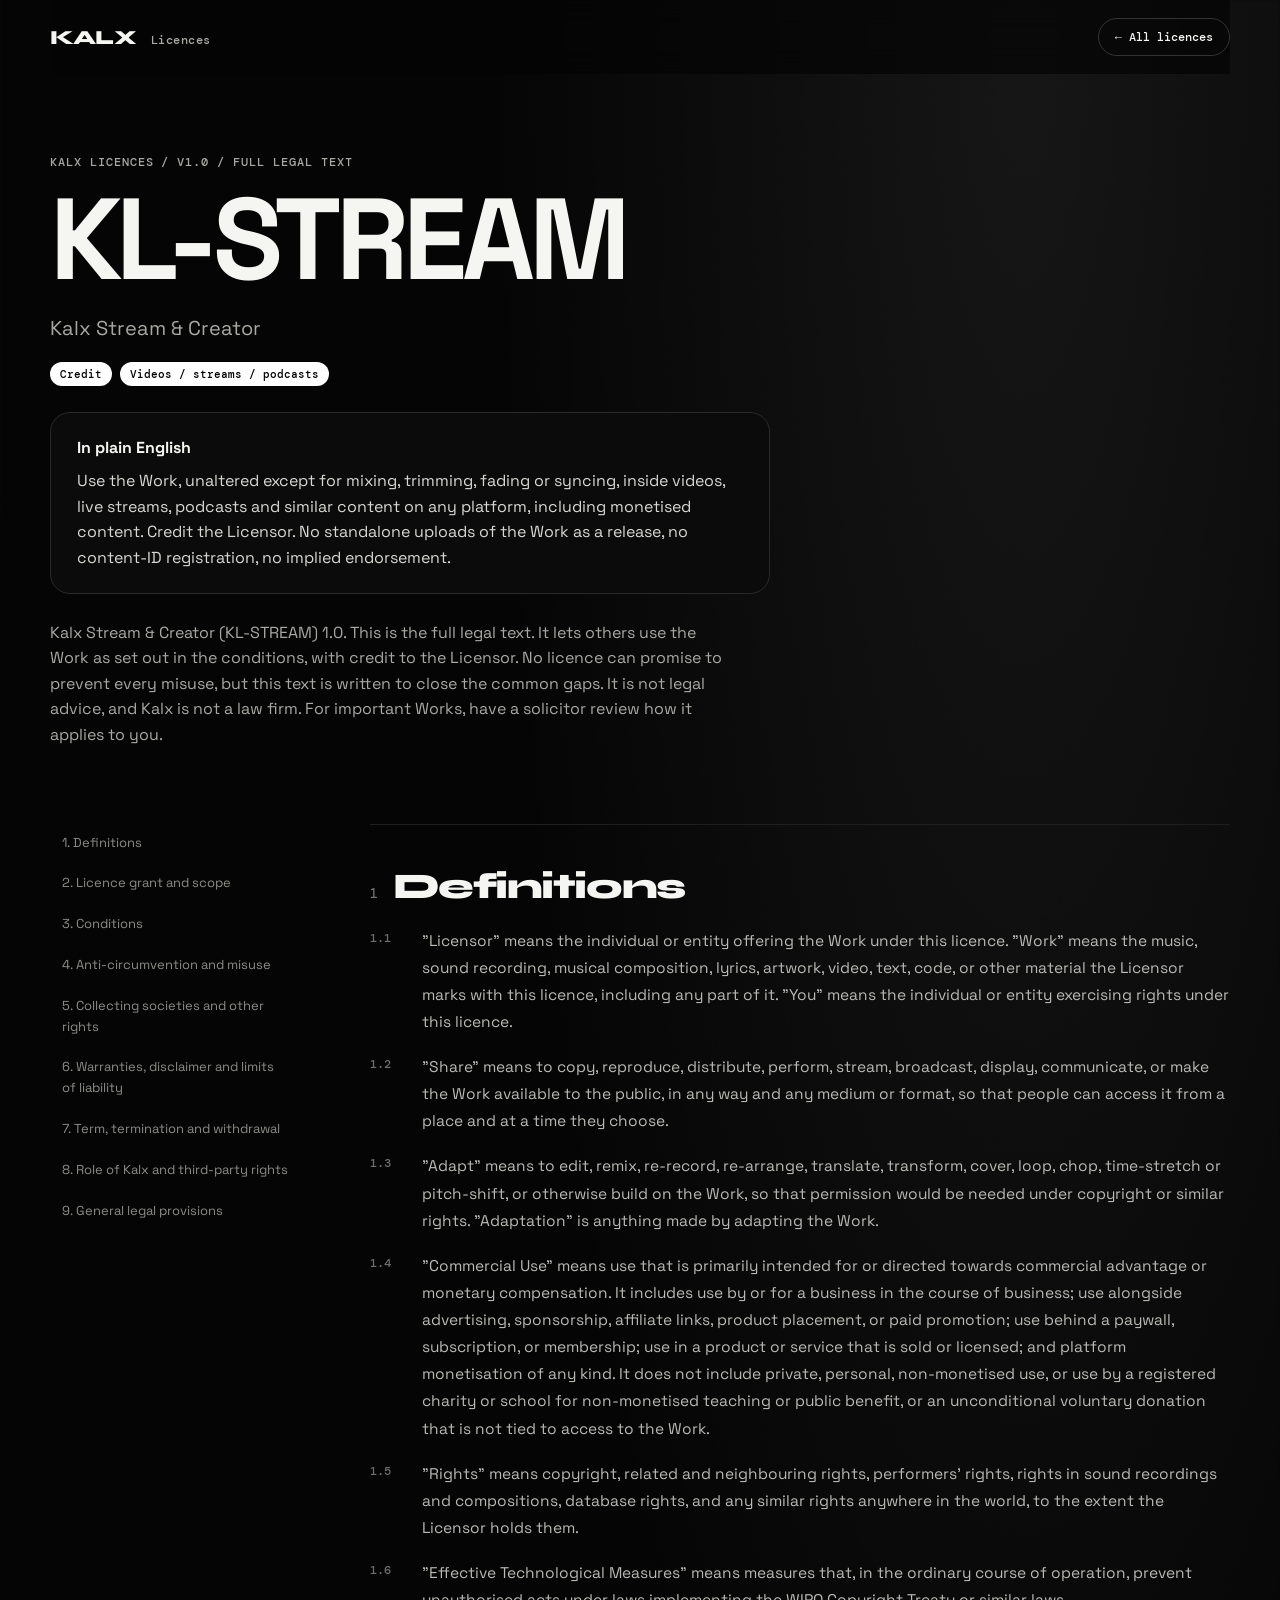
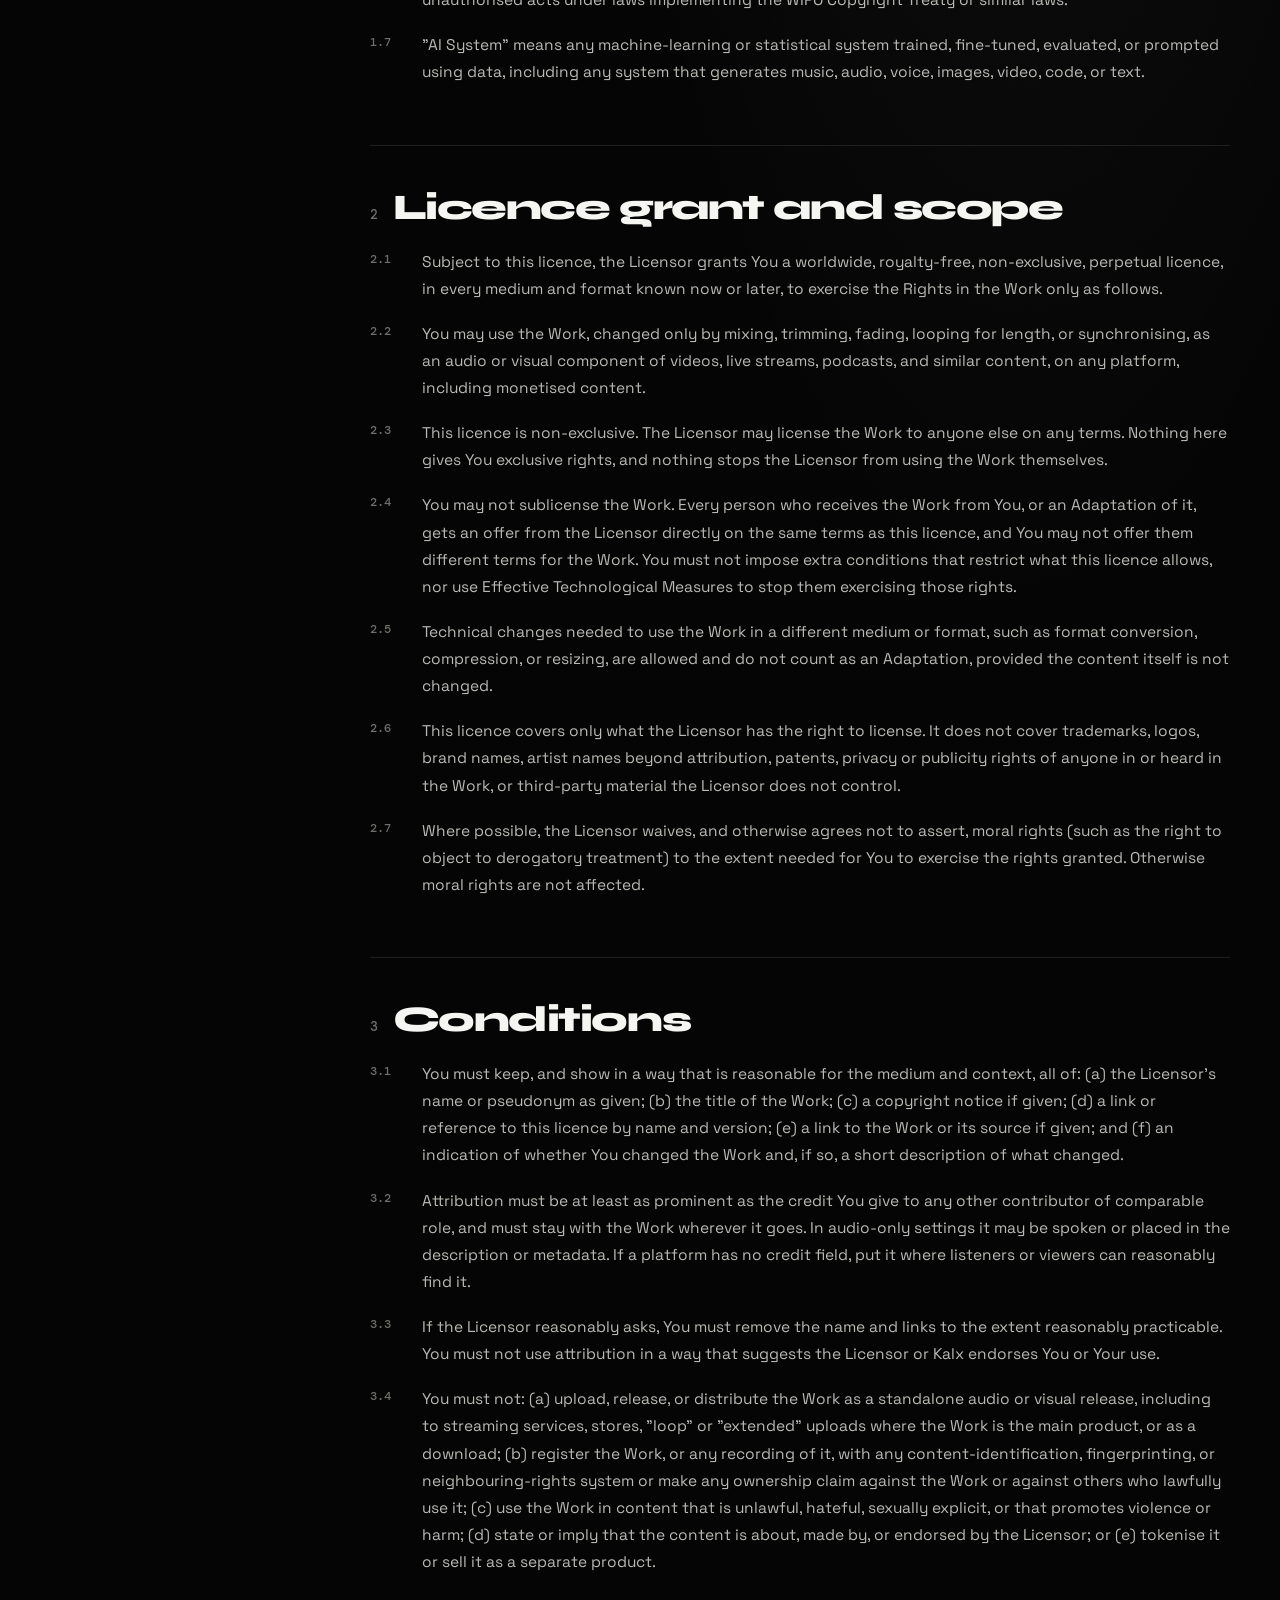
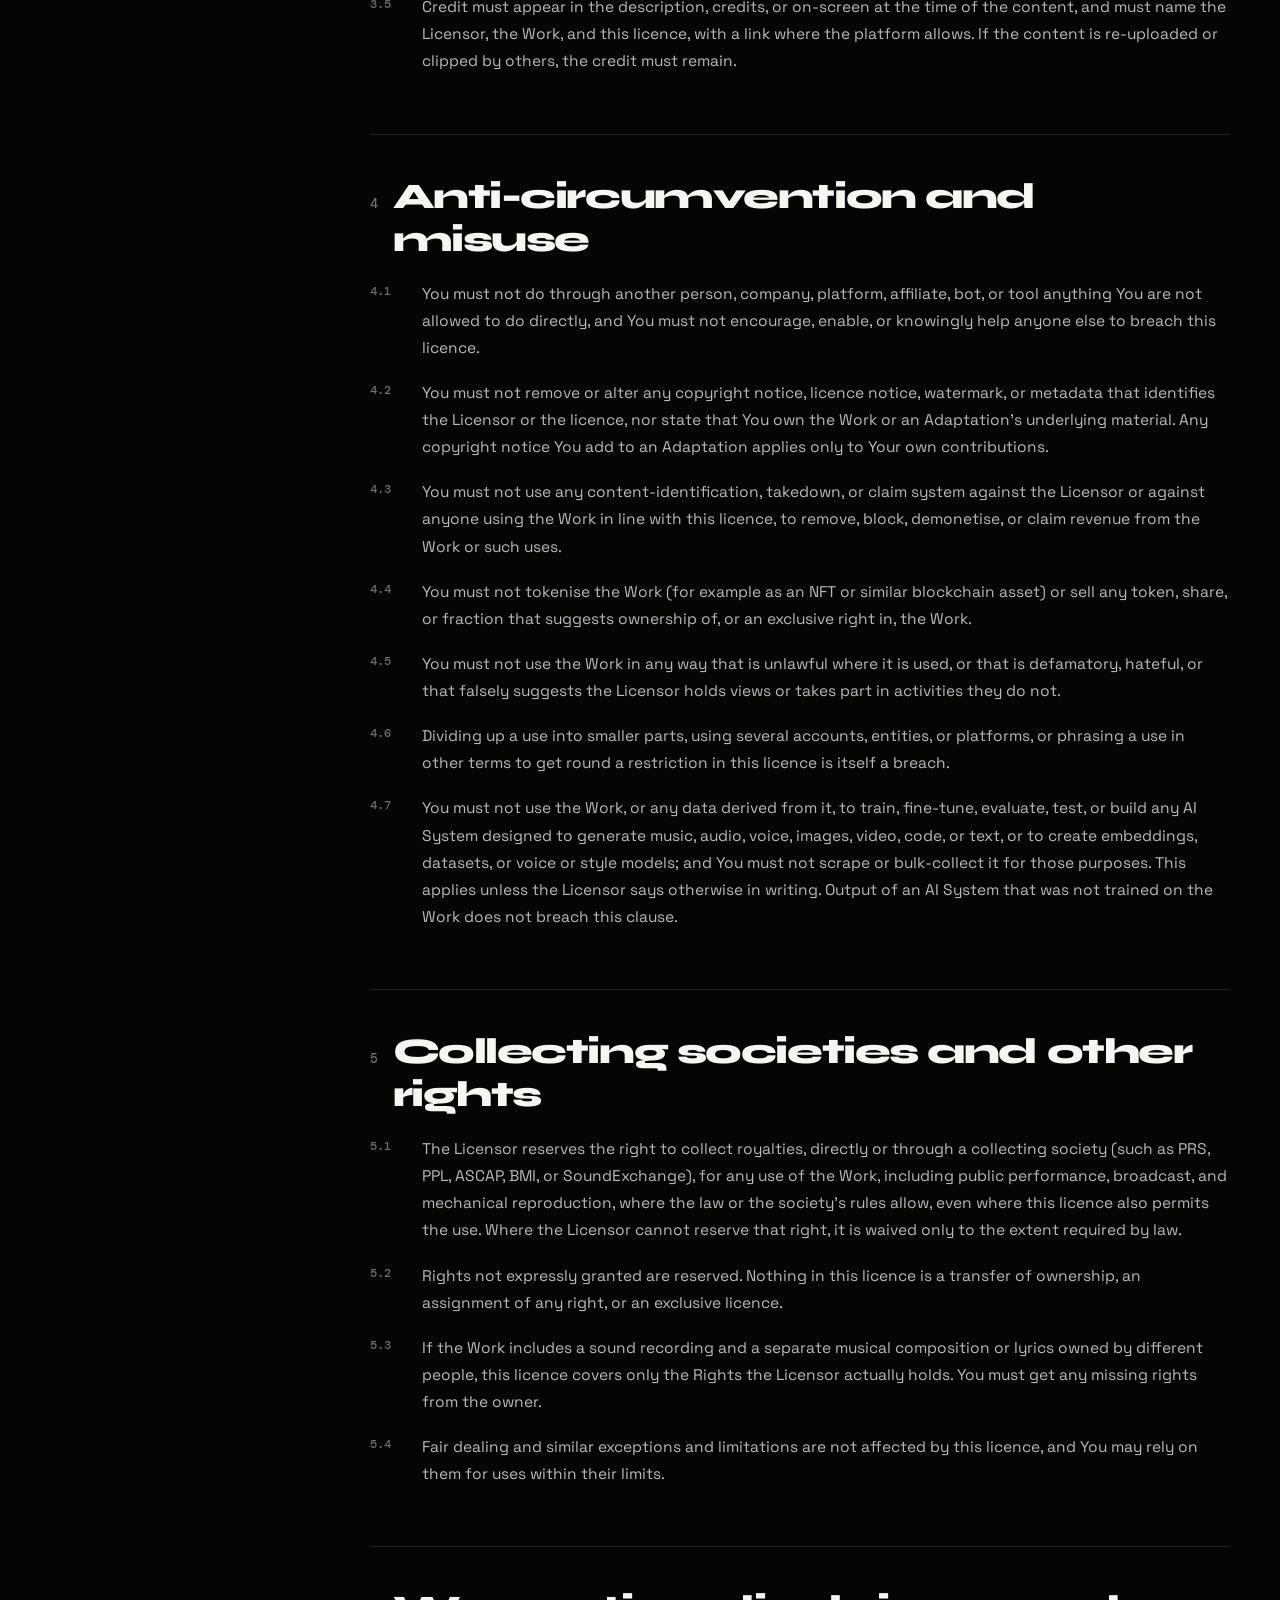
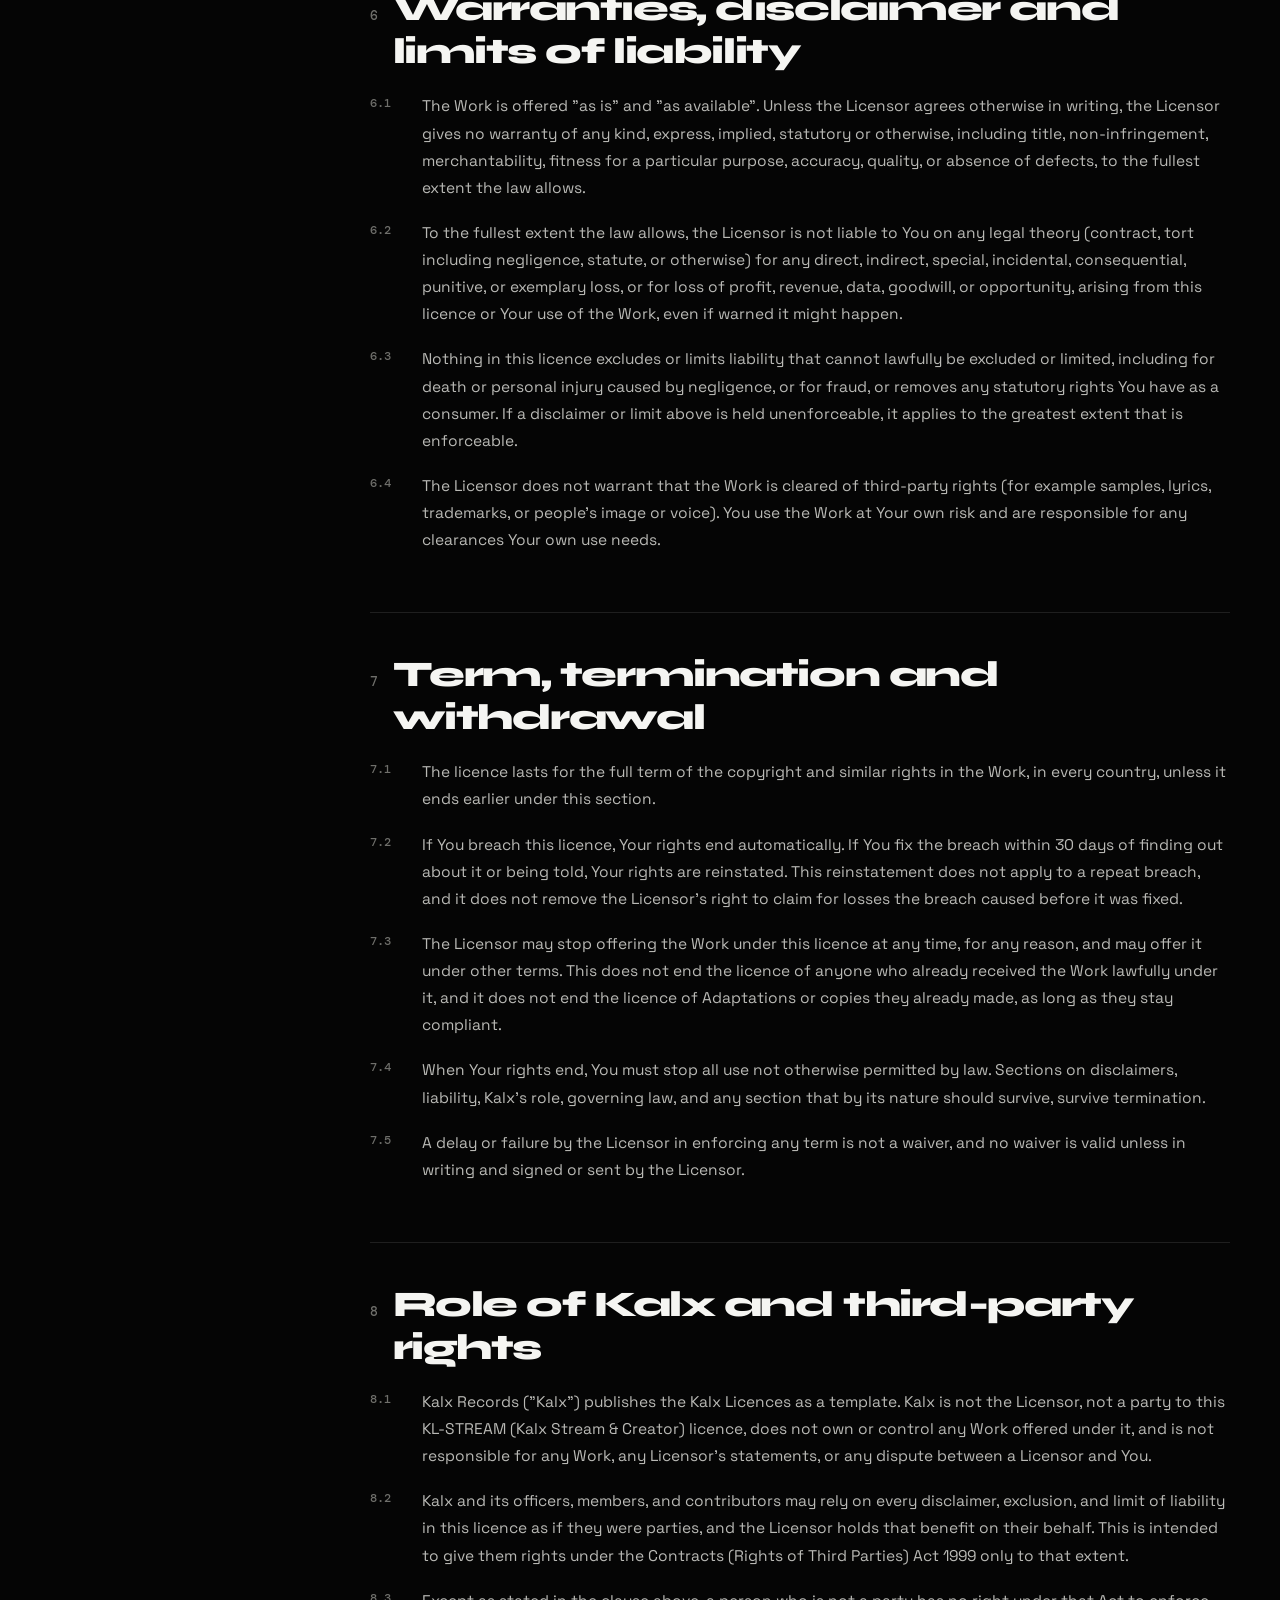
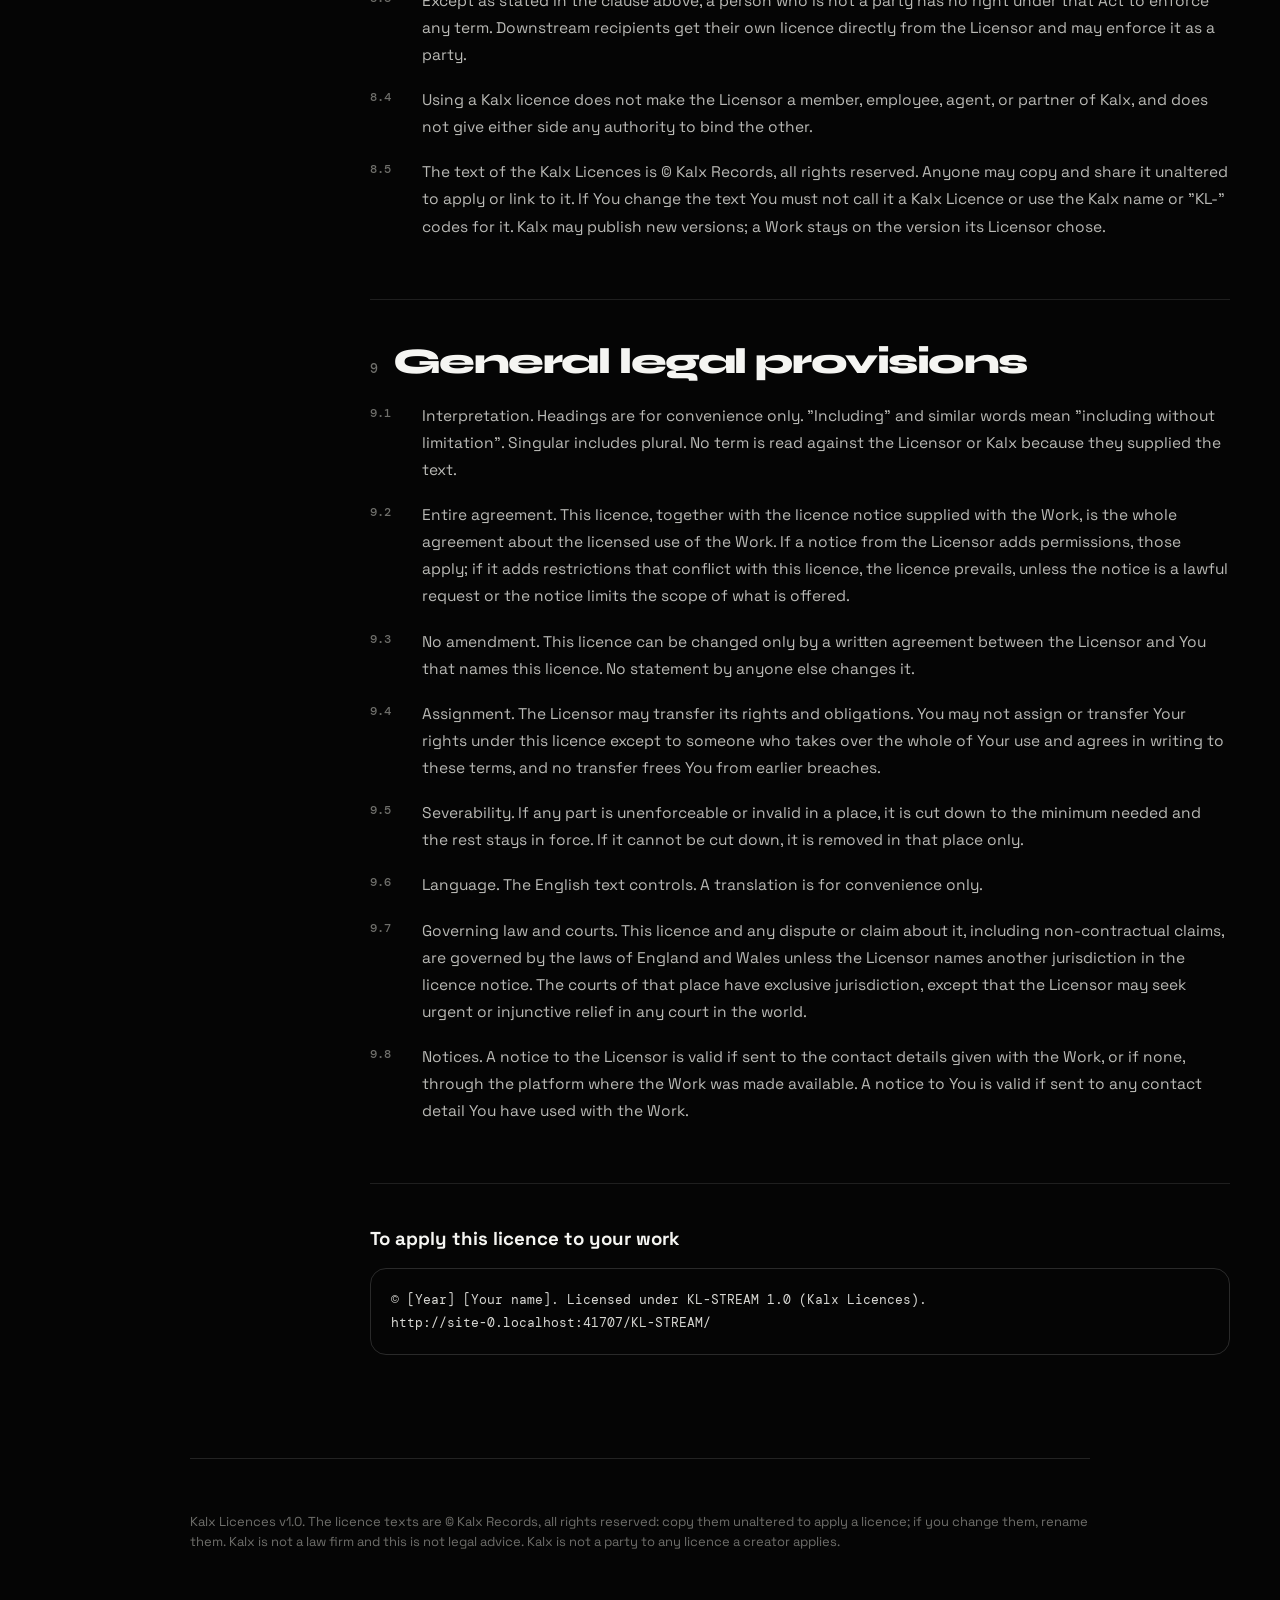
<file: KL-STREAM/index.html>
<!doctype html><html lang="en"><head><meta charset="utf-8"><meta name="viewport" content="width=device-width,initial-scale=1"><title>KL-STREAM — Kalx Stream &amp; Creator</title><meta name="description" content="Use the Work, unaltered except for mixing, trimming, fading or syncing, inside videos, live streams, podcasts and similar content on any platform, includin"><meta name="theme-color" content="#050505"><link rel="icon" href="data:image/svg+xml,%3Csvg xmlns='http://www.w3.org/2000/svg' viewBox='0 0 32 32'%3E%3Crect width='32' height='32' rx='7' fill='%23050505'/%3E%3Ctext x='16' y='23' font-size='20' font-family='sans-serif' font-weight='800' text-anchor='middle' fill='%23fff'%3EK%3C/text%3E%3C/svg%3E"><link rel="preconnect" href="https://fonts.googleapis.com"><link rel="preconnect" href="https://fonts.gstatic.com" crossorigin><link href="https://fonts.googleapis.com/css2?family=DM+Mono:wght@400;500&family=Space+Grotesk:wght@400;500;700&family=Syne:wght@700;800&display=swap" rel="stylesheet"><link rel="stylesheet" href="../style.css"></head><body><header class="nav wrap"><a class="wordmark" href="../">KALX <em>Licences</em></a><a class="pill" href="../">← All licences</a></header><section class="hero wrap"><p class="eyebrow">Kalx Licences / v1.0 / Full legal text</p><h1>KL-STREAM</h1><p class="sub big">Kalx Stream &amp; Creator</p><div class="tags"><span>Credit</span><span>Videos / streams / podcasts</span></div><div class="plain"><strong>In plain English</strong><p>Use the Work, unaltered except for mixing, trimming, fading or syncing, inside videos, live streams, podcasts and similar content on any platform, including monetised content. Credit the Licensor. No standalone uploads of the Work as a release, no content-ID registration, no implied endorsement.</p></div><p class="lede">Kalx Stream &amp; Creator (KL-STREAM) 1.0. This is the full legal text. It lets others use the Work as set out in the conditions, with credit to the Licensor. No licence can promise to prevent every misuse, but this text is written to close the common gaps. It is not legal advice, and Kalx is not a law firm. For important Works, have a solicitor review how it applies to you.</p></section><section class="wrap doc"><nav class="toc" aria-label="Sections"><a href="#s1">1. Definitions</a><a href="#s2">2. Licence grant and scope</a><a href="#s3">3. Conditions</a><a href="#s4">4. Anti-circumvention and misuse</a><a href="#s5">5. Collecting societies and other rights</a><a href="#s6">6. Warranties, disclaimer and limits of liability</a><a href="#s7">7. Term, termination and withdrawal</a><a href="#s8">8. Role of Kalx and third-party rights</a><a href="#s9">9. General legal provisions</a></nav><div class="body"><section id="s1"><h2><span>1</span>Definitions</h2><ol><li data-n="1.1">&quot;Licensor&quot; means the individual or entity offering the Work under this licence. &quot;Work&quot; means the music, sound recording, musical composition, lyrics, artwork, video, text, code, or other material the Licensor marks with this licence, including any part of it. &quot;You&quot; means the individual or entity exercising rights under this licence.</li><li data-n="1.2">&quot;Share&quot; means to copy, reproduce, distribute, perform, stream, broadcast, display, communicate, or make the Work available to the public, in any way and any medium or format, so that people can access it from a place and at a time they choose.</li><li data-n="1.3">&quot;Adapt&quot; means to edit, remix, re-record, re-arrange, translate, transform, cover, loop, chop, time-stretch or pitch-shift, or otherwise build on the Work, so that permission would be needed under copyright or similar rights. &quot;Adaptation&quot; is anything made by adapting the Work.</li><li data-n="1.4">&quot;Commercial Use&quot; means use that is primarily intended for or directed towards commercial advantage or monetary compensation. It includes use by or for a business in the course of business; use alongside advertising, sponsorship, affiliate links, product placement, or paid promotion; use behind a paywall, subscription, or membership; use in a product or service that is sold or licensed; and platform monetisation of any kind. It does not include private, personal, non-monetised use, or use by a registered charity or school for non-monetised teaching or public benefit, or an unconditional voluntary donation that is not tied to access to the Work.</li><li data-n="1.5">&quot;Rights&quot; means copyright, related and neighbouring rights, performers' rights, rights in sound recordings and compositions, database rights, and any similar rights anywhere in the world, to the extent the Licensor holds them.</li><li data-n="1.6">&quot;Effective Technological Measures&quot; means measures that, in the ordinary course of operation, prevent unauthorised acts under laws implementing the WIPO Copyright Treaty or similar laws.</li><li data-n="1.7">&quot;AI System&quot; means any machine-learning or statistical system trained, fine-tuned, evaluated, or prompted using data, including any system that generates music, audio, voice, images, video, code, or text.</li></ol></section><section id="s2"><h2><span>2</span>Licence grant and scope</h2><ol><li data-n="2.1">Subject to this licence, the Licensor grants You a worldwide, royalty-free, non-exclusive, perpetual licence, in every medium and format known now or later, to exercise the Rights in the Work only as follows.</li><li data-n="2.2">You may use the Work, changed only by mixing, trimming, fading, looping for length, or synchronising, as an audio or visual component of videos, live streams, podcasts, and similar content, on any platform, including monetised content.</li><li data-n="2.3">This licence is non-exclusive. The Licensor may license the Work to anyone else on any terms. Nothing here gives You exclusive rights, and nothing stops the Licensor from using the Work themselves.</li><li data-n="2.4">You may not sublicense the Work. Every person who receives the Work from You, or an Adaptation of it, gets an offer from the Licensor directly on the same terms as this licence, and You may not offer them different terms for the Work. You must not impose extra conditions that restrict what this licence allows, nor use Effective Technological Measures to stop them exercising those rights.</li><li data-n="2.5">Technical changes needed to use the Work in a different medium or format, such as format conversion, compression, or resizing, are allowed and do not count as an Adaptation, provided the content itself is not changed.</li><li data-n="2.6">This licence covers only what the Licensor has the right to license. It does not cover trademarks, logos, brand names, artist names beyond attribution, patents, privacy or publicity rights of anyone in or heard in the Work, or third-party material the Licensor does not control.</li><li data-n="2.7">Where possible, the Licensor waives, and otherwise agrees not to assert, moral rights (such as the right to object to derogatory treatment) to the extent needed for You to exercise the rights granted. Otherwise moral rights are not affected.</li></ol></section><section id="s3"><h2><span>3</span>Conditions</h2><ol><li data-n="3.1">You must keep, and show in a way that is reasonable for the medium and context, all of: (a) the Licensor's name or pseudonym as given; (b) the title of the Work; (c) a copyright notice if given; (d) a link or reference to this licence by name and version; (e) a link to the Work or its source if given; and (f) an indication of whether You changed the Work and, if so, a short description of what changed.</li><li data-n="3.2">Attribution must be at least as prominent as the credit You give to any other contributor of comparable role, and must stay with the Work wherever it goes. In audio-only settings it may be spoken or placed in the description or metadata. If a platform has no credit field, put it where listeners or viewers can reasonably find it.</li><li data-n="3.3">If the Licensor reasonably asks, You must remove the name and links to the extent reasonably practicable. You must not use attribution in a way that suggests the Licensor or Kalx endorses You or Your use.</li><li data-n="3.4">You must not: (a) upload, release, or distribute the Work as a standalone audio or visual release, including to streaming services, stores, &quot;loop&quot; or &quot;extended&quot; uploads where the Work is the main product, or as a download; (b) register the Work, or any recording of it, with any content-identification, fingerprinting, or neighbouring-rights system or make any ownership claim against the Work or against others who lawfully use it; (c) use the Work in content that is unlawful, hateful, sexually explicit, or that promotes violence or harm; (d) state or imply that the content is about, made by, or endorsed by the Licensor; or (e) tokenise it or sell it as a separate product.</li><li data-n="3.5">Credit must appear in the description, credits, or on-screen at the time of the content, and must name the Licensor, the Work, and this licence, with a link where the platform allows. If the content is re-uploaded or clipped by others, the credit must remain.</li></ol></section><section id="s4"><h2><span>4</span>Anti-circumvention and misuse</h2><ol><li data-n="4.1">You must not do through another person, company, platform, affiliate, bot, or tool anything You are not allowed to do directly, and You must not encourage, enable, or knowingly help anyone else to breach this licence.</li><li data-n="4.2">You must not remove or alter any copyright notice, licence notice, watermark, or metadata that identifies the Licensor or the licence, nor state that You own the Work or an Adaptation's underlying material. Any copyright notice You add to an Adaptation applies only to Your own contributions.</li><li data-n="4.3">You must not use any content-identification, takedown, or claim system against the Licensor or against anyone using the Work in line with this licence, to remove, block, demonetise, or claim revenue from the Work or such uses.</li><li data-n="4.4">You must not tokenise the Work (for example as an NFT or similar blockchain asset) or sell any token, share, or fraction that suggests ownership of, or an exclusive right in, the Work.</li><li data-n="4.5">You must not use the Work in any way that is unlawful where it is used, or that is defamatory, hateful, or that falsely suggests the Licensor holds views or takes part in activities they do not.</li><li data-n="4.6">Dividing up a use into smaller parts, using several accounts, entities, or platforms, or phrasing a use in other terms to get round a restriction in this licence is itself a breach.</li><li data-n="4.7">You must not use the Work, or any data derived from it, to train, fine-tune, evaluate, test, or build any AI System designed to generate music, audio, voice, images, video, code, or text, or to create embeddings, datasets, or voice or style models; and You must not scrape or bulk-collect it for those purposes. This applies unless the Licensor says otherwise in writing. Output of an AI System that was not trained on the Work does not breach this clause.</li></ol></section><section id="s5"><h2><span>5</span>Collecting societies and other rights</h2><ol><li data-n="5.1">The Licensor reserves the right to collect royalties, directly or through a collecting society (such as PRS, PPL, ASCAP, BMI, or SoundExchange), for any use of the Work, including public performance, broadcast, and mechanical reproduction, where the law or the society's rules allow, even where this licence also permits the use. Where the Licensor cannot reserve that right, it is waived only to the extent required by law.</li><li data-n="5.2">Rights not expressly granted are reserved. Nothing in this licence is a transfer of ownership, an assignment of any right, or an exclusive licence.</li><li data-n="5.3">If the Work includes a sound recording and a separate musical composition or lyrics owned by different people, this licence covers only the Rights the Licensor actually holds. You must get any missing rights from the owner.</li><li data-n="5.4">Fair dealing and similar exceptions and limitations are not affected by this licence, and You may rely on them for uses within their limits.</li></ol></section><section id="s6"><h2><span>6</span>Warranties, disclaimer and limits of liability</h2><ol><li data-n="6.1">The Work is offered &quot;as is&quot; and &quot;as available&quot;. Unless the Licensor agrees otherwise in writing, the Licensor gives no warranty of any kind, express, implied, statutory or otherwise, including title, non-infringement, merchantability, fitness for a particular purpose, accuracy, quality, or absence of defects, to the fullest extent the law allows.</li><li data-n="6.2">To the fullest extent the law allows, the Licensor is not liable to You on any legal theory (contract, tort including negligence, statute, or otherwise) for any direct, indirect, special, incidental, consequential, punitive, or exemplary loss, or for loss of profit, revenue, data, goodwill, or opportunity, arising from this licence or Your use of the Work, even if warned it might happen.</li><li data-n="6.3">Nothing in this licence excludes or limits liability that cannot lawfully be excluded or limited, including for death or personal injury caused by negligence, or for fraud, or removes any statutory rights You have as a consumer. If a disclaimer or limit above is held unenforceable, it applies to the greatest extent that is enforceable.</li><li data-n="6.4">The Licensor does not warrant that the Work is cleared of third-party rights (for example samples, lyrics, trademarks, or people's image or voice). You use the Work at Your own risk and are responsible for any clearances Your own use needs.</li></ol></section><section id="s7"><h2><span>7</span>Term, termination and withdrawal</h2><ol><li data-n="7.1">The licence lasts for the full term of the copyright and similar rights in the Work, in every country, unless it ends earlier under this section.</li><li data-n="7.2">If You breach this licence, Your rights end automatically. If You fix the breach within 30 days of finding out about it or being told, Your rights are reinstated. This reinstatement does not apply to a repeat breach, and it does not remove the Licensor's right to claim for losses the breach caused before it was fixed.</li><li data-n="7.3">The Licensor may stop offering the Work under this licence at any time, for any reason, and may offer it under other terms. This does not end the licence of anyone who already received the Work lawfully under it, and it does not end the licence of Adaptations or copies they already made, as long as they stay compliant.</li><li data-n="7.4">When Your rights end, You must stop all use not otherwise permitted by law. Sections on disclaimers, liability, Kalx's role, governing law, and any section that by its nature should survive, survive termination.</li><li data-n="7.5">A delay or failure by the Licensor in enforcing any term is not a waiver, and no waiver is valid unless in writing and signed or sent by the Licensor.</li></ol></section><section id="s8"><h2><span>8</span>Role of Kalx and third-party rights</h2><ol><li data-n="8.1">Kalx Records (&quot;Kalx&quot;) publishes the Kalx Licences as a template. Kalx is not the Licensor, not a party to this KL-STREAM (Kalx Stream &amp; Creator) licence, does not own or control any Work offered under it, and is not responsible for any Work, any Licensor's statements, or any dispute between a Licensor and You.</li><li data-n="8.2">Kalx and its officers, members, and contributors may rely on every disclaimer, exclusion, and limit of liability in this licence as if they were parties, and the Licensor holds that benefit on their behalf. This is intended to give them rights under the Contracts (Rights of Third Parties) Act 1999 only to that extent.</li><li data-n="8.3">Except as stated in the clause above, a person who is not a party has no right under that Act to enforce any term. Downstream recipients get their own licence directly from the Licensor and may enforce it as a party.</li><li data-n="8.4">Using a Kalx licence does not make the Licensor a member, employee, agent, or partner of Kalx, and does not give either side any authority to bind the other.</li><li data-n="8.5">The text of the Kalx Licences is © Kalx Records, all rights reserved. Anyone may copy and share it unaltered to apply or link to it. If You change the text You must not call it a Kalx Licence or use the Kalx name or &quot;KL-&quot; codes for it. Kalx may publish new versions; a Work stays on the version its Licensor chose.</li></ol></section><section id="s9"><h2><span>9</span>General legal provisions</h2><ol><li data-n="9.1">Interpretation. Headings are for convenience only. &quot;Including&quot; and similar words mean &quot;including without limitation&quot;. Singular includes plural. No term is read against the Licensor or Kalx because they supplied the text.</li><li data-n="9.2">Entire agreement. This licence, together with the licence notice supplied with the Work, is the whole agreement about the licensed use of the Work. If a notice from the Licensor adds permissions, those apply; if it adds restrictions that conflict with this licence, the licence prevails, unless the notice is a lawful request or the notice limits the scope of what is offered.</li><li data-n="9.3">No amendment. This licence can be changed only by a written agreement between the Licensor and You that names this licence. No statement by anyone else changes it.</li><li data-n="9.4">Assignment. The Licensor may transfer its rights and obligations. You may not assign or transfer Your rights under this licence except to someone who takes over the whole of Your use and agrees in writing to these terms, and no transfer frees You from earlier breaches.</li><li data-n="9.5">Severability. If any part is unenforceable or invalid in a place, it is cut down to the minimum needed and the rest stays in force. If it cannot be cut down, it is removed in that place only.</li><li data-n="9.6">Language. The English text controls. A translation is for convenience only.</li><li data-n="9.7">Governing law and courts. This licence and any dispute or claim about it, including non-contractual claims, are governed by the laws of England and Wales unless the Licensor names another jurisdiction in the licence notice. The courts of that place have exclusive jurisdiction, except that the Licensor may seek urgent or injunctive relief in any court in the world.</li><li data-n="9.8">Notices. A notice to the Licensor is valid if sent to the contact details given with the Work, or if none, through the platform where the Work was made available. A notice to You is valid if sent to any contact detail You have used with the Work.</li></ol></section><div class="apply"><h3>To apply this licence to your work</h3><pre>© [Year] [Your name]. Licensed under KL-STREAM 1.0 (Kalx Licences).
<span data-url>https://USERNAME.github.io/kalx/KL-STREAM/</span></pre></div></div></section><footer class="footer wrap"><p>Kalx Licences v1.0. The licence texts are © Kalx Records, all rights reserved: copy them unaltered to apply a licence; if you change them, rename them. Kalx is not a law firm and this is not legal advice. Kalx is not a party to any licence a creator applies.</p></footer><script>if(/^https?:/.test(location.href)){var b=location.origin+location.pathname.replace(/index\.html$/,'').replace(/KL-[^/]*\/$/,'');if(b.slice(-1)!=='/')b+='/';document.querySelectorAll('[data-url]').forEach(function(e){e.textContent=e.textContent.replace('https://USERNAME.github.io/kalx/',b)})}</script></body></html>
</file>
<file: style.css>
:root{--bg:#050505;--ink:#f5f5f2;--mut:#a8a8a4;--dim:#6f6f6b;--line:#232323;--f-d:'Syne','Space Grotesk',system-ui,sans-serif;--f-b:'Space Grotesk',system-ui,sans-serif;--f-m:'DM Mono',ui-monospace,monospace}
*{box-sizing:border-box}html{scroll-behavior:smooth;background:var(--bg)}
body{margin:0;background:radial-gradient(60% 40% at 80% 0,rgba(255,255,255,.07),transparent 70%),var(--bg);color:var(--ink);font:16px/1.6 var(--f-b);-webkit-font-smoothing:antialiased}
a{color:inherit;text-decoration:none}::selection{background:#fff;color:#000}:focus-visible{outline:2px solid #fff;outline-offset:3px}
.wrap{width:min(1180px,calc(100% - 48px));margin:0 auto}
.nav{position:sticky;top:0;z-index:40;display:flex;justify-content:space-between;align-items:center;padding:18px 0;background:rgba(5,5,5,.72);backdrop-filter:blur(14px)}
.wordmark{font:800 20px var(--f-d);letter-spacing:-.04em}.wordmark em{font:500 12px var(--f-m);color:var(--mut);margin-left:10px;letter-spacing:.04em;font-style:normal}
.pill{font:500 12px var(--f-m);padding:10px 16px;border:1px solid #333;border-radius:99px;transition:background .3s,color .3s}.pill:hover{background:#fff;color:#000}
.hero{padding:80px 0 30px}
.eyebrow{font:500 12px var(--f-m);letter-spacing:.08em;text-transform:uppercase;color:var(--mut);margin:0}
h1{font:800 clamp(48px,9vw,128px)/.9 var(--f-b);letter-spacing:-.05em;margin:18px 0 26px}
h1 em{color:transparent;-webkit-text-stroke:2px var(--ink);font-style:normal}
.lede{max-width:680px;color:var(--mut)}
.sub{color:var(--mut);margin:0}.sub.big{font-size:20px;margin:-6px 0 18px}
.chips{display:flex;flex-wrap:wrap;gap:10px;margin-top:32px}
.chips a{font:500 12px var(--f-m);padding:9px 14px;border:1px solid #2a2a2a;border-radius:99px;transition:background .3s,color .3s}.chips a:hover{background:#fff;color:#000}
.grid{display:grid;grid-template-columns:repeat(auto-fill,minmax(340px,1fr));gap:22px;padding:40px 0 60px}
.card{display:block;padding:26px;border:1px solid var(--line);border-radius:24px;background:linear-gradient(180deg,#0e0e0e,#080808);transition:border-color .4s,transform .5s cubic-bezier(.2,.8,.2,1)}
.card:hover{border-color:#5a5a5a;transform:translateY(-4px)}
.card h2{font:800 30px var(--f-d);letter-spacing:-.04em;margin:0}.card .sub{display:block;margin-top:6px;font-size:14px}
.card p{color:#b9b9b5;margin:0}.open{display:inline-block;margin-top:20px;font:500 12px var(--f-m)}
.tags{display:flex;flex-wrap:wrap;gap:8px;margin:18px 0}.tags span{font:500 11px var(--f-m);padding:5px 10px;border-radius:99px;background:#fff;color:#000}
.compare,.how{padding:30px 0 50px}.compare h2,.how h2{font:800 clamp(32px,5vw,60px) var(--f-d);letter-spacing:-.05em;margin:0 0 20px}
.scroll{overflow-x:auto}table{width:100%;border-collapse:collapse;font-size:14px}th,td{text-align:left;padding:13px 16px;border-bottom:1px solid var(--line);white-space:nowrap}
thead th{font:500 11px var(--f-m);color:var(--dim);text-transform:uppercase;letter-spacing:.06em}tbody th{font:500 13px var(--f-m)}td{color:#b9b9b5}tbody tr:hover{background:#0d0d0d}
pre{padding:20px;border:1px solid #2a2a2a;border-radius:16px;overflow-x:auto;font:13px/1.7 var(--f-m);color:#d8d8d4;white-space:pre-wrap;word-break:break-word}
.plain{margin:26px 0;padding:22px 26px;border:1px solid #2a2a2a;border-radius:20px;max-width:720px;background:#0b0b0b}.plain p{margin:8px 0 0;color:#d8d8d4}
.doc{display:grid;grid-template-columns:250px 1fr;gap:70px;padding:30px 0 90px;align-items:start}
.toc{position:sticky;top:90px;display:flex;flex-direction:column;gap:2px;font-size:13px}.toc a{padding:9px 12px;border-radius:10px;color:#8c8c88;transition:background .3s,color .3s}.toc a:hover{background:#151515;color:#fff}
.body section{padding:40px 0;border-top:1px solid #1f1f1f;scroll-margin-top:90px}
.body h2{display:flex;gap:16px;align-items:baseline;font:800 clamp(24px,3vw,36px) var(--f-d);letter-spacing:-.04em;margin:0 0 20px}.body h2 span{font:500 13px var(--f-m);color:var(--dim)}
.body ol{list-style:none;padding:0;margin:0}.body li{position:relative;padding-left:52px;margin:0 0 18px;color:#b9b9b5;line-height:1.75;font-size:15.5px}
.body li::before{content:attr(data-n);position:absolute;left:0;top:2px;font:500 12px var(--f-m);color:var(--dim)}
.apply{padding-top:40px;border-top:1px solid #1f1f1f}.apply h3{margin:0 0 14px}
.footer{padding:40px 0 60px;border-top:1px solid var(--line);color:var(--dim);font-size:13px;max-width:900px}
@media(max-width:900px){.doc{grid-template-columns:1fr;gap:20px}.toc{position:static;flex-direction:row;flex-wrap:wrap;gap:6px}.body li{padding:20px 0 0}.body li::before{top:0}h1 em{-webkit-text-stroke:1.5px var(--ink)}}
</file>
